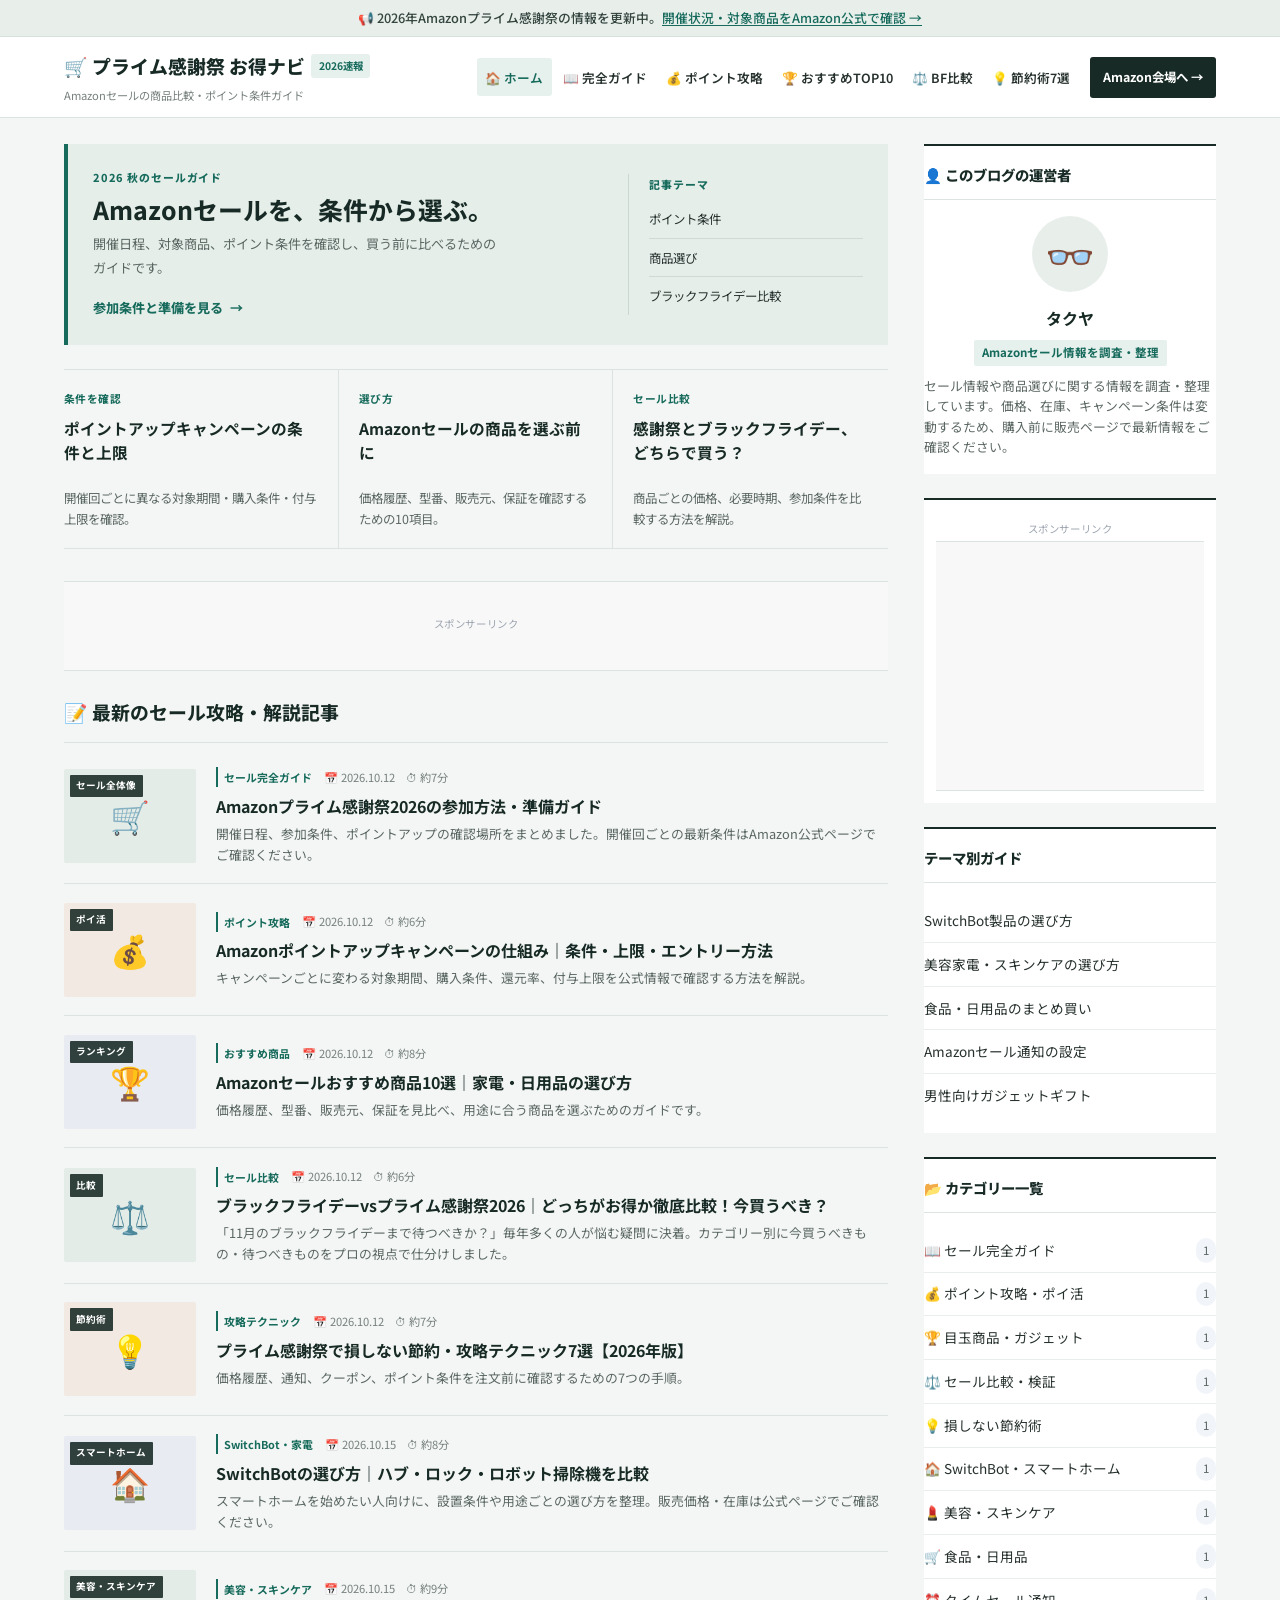
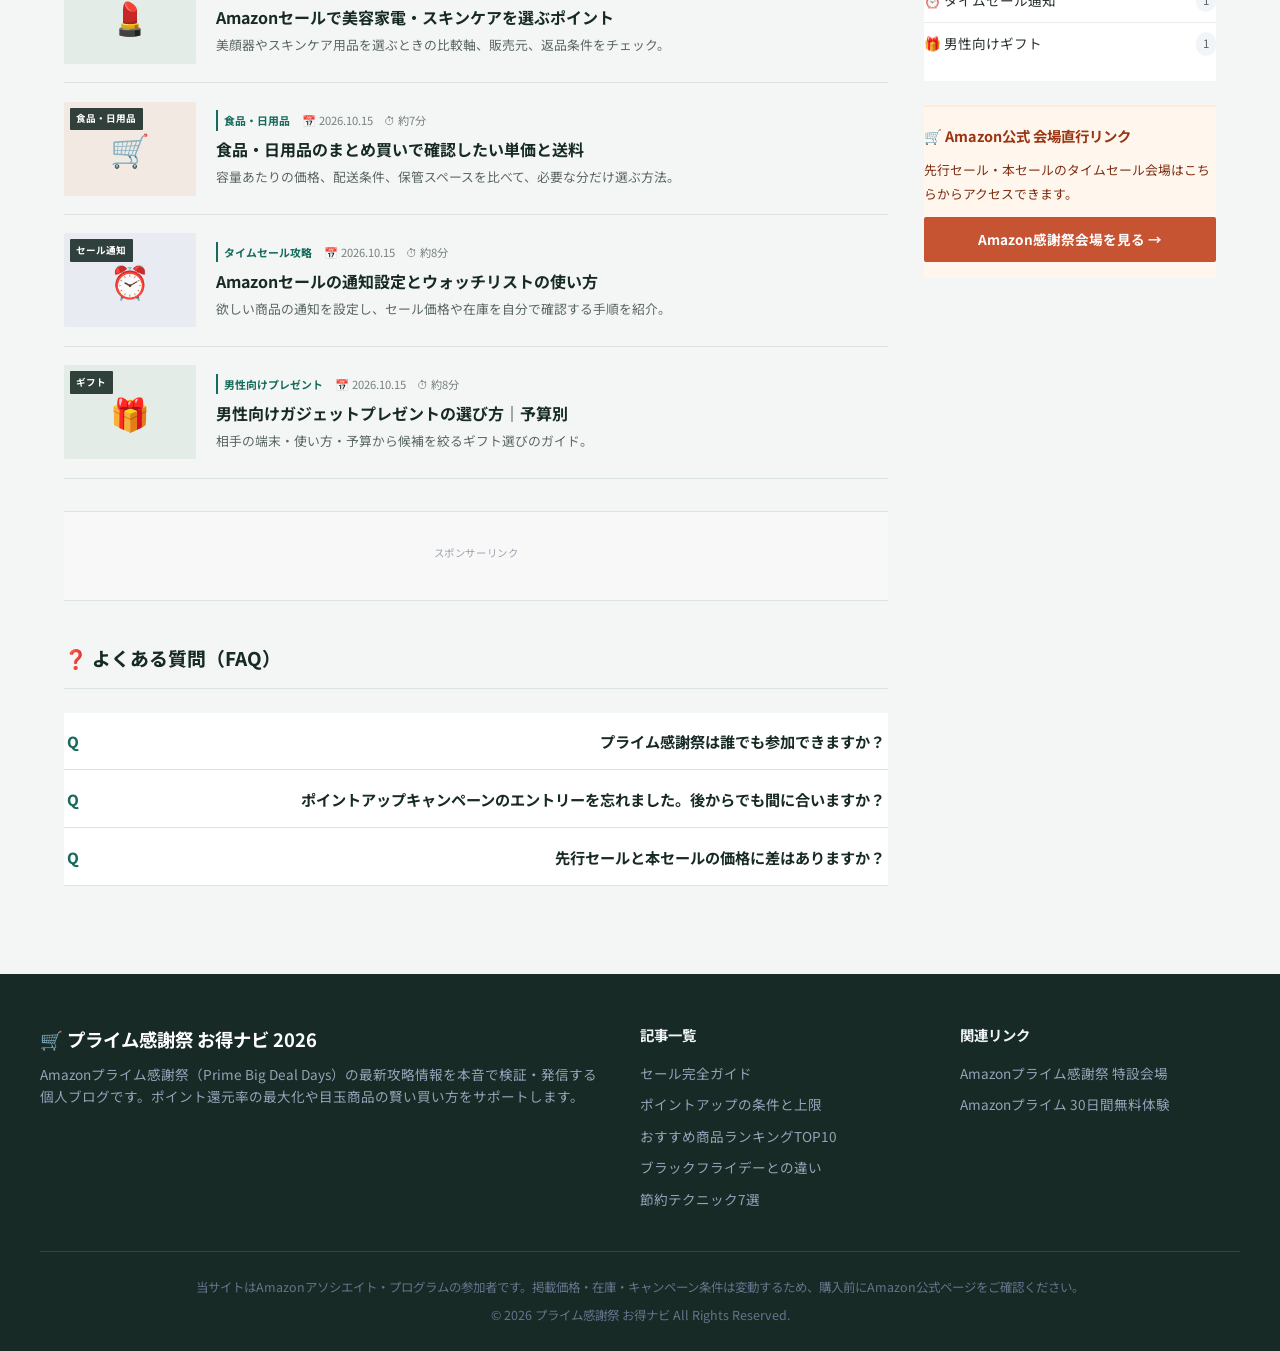
<file: index.html>
<!DOCTYPE html>
<html lang="ja">
<head>
  <meta charset="UTF-8" />
  <meta name="viewport" content="width=device-width, initial-scale=1.0" />
  <title>Amazonプライム感謝祭2026攻略｜ポイント・おすすめ商品・ブラックフライデー比較</title>
  <meta name="description" content="Amazonプライム感謝祭2026の参加方法、ポイントアップ条件、商品選びを解説。美容・SwitchBot・食品・ギフト別の記事と、ブラックフライデーとの比較も掲載。価格や特典は公式情報をご確認ください。" />
  <meta name="keywords" content="プライム感謝祭,Amazon セール,プライム感謝祭 2026,おすすめ商品,ポイントアップ,ブラックフライデー 比較" />
  <meta name="robots" content="index, follow" />
  <link rel="canonical" href="https://mm33-code.github.io/amazon-prime-kanshasai.github.io/" />
  <meta name="google-site-verification" content="googlef41bfa9bd582766d" />

  <!-- Open Graph -->
  <meta property="og:type" content="website" />
  <meta property="og:title" content="プライム感謝祭 お得ナビ 2026｜現役ブロガーが教えるAmazonセール攻略" />
  <meta property="og:description" content="プライム感謝祭2026のポイント攻略・目玉商品TOP10・ブラックフライデー比較を本音レビュー。" />
  <meta property="og:url" content="https://mm33-code.github.io/amazon-prime-kanshasai.github.io/" />
  <meta property="og:site_name" content="プライム感謝祭 お得ナビ" />
  <meta property="og:locale" content="ja_JP" />

  <!-- Structured Data (Schema.org WebSite) -->
  <script type="application/ld+json">
  {
    "@context": "https://schema.org",
    "@type": "WebSite",
    "name": "プライム感謝祭 お得ナビ",
    "url": "https://mm33-code.github.io/amazon-prime-kanshasai.github.io/",
    "description": "Amazonプライム感謝祭の参加方法、ポイント条件、商品選びを解説する情報サイト",
    "inLanguage": "ja"
  }
  </script>

  <!-- Google Fonts & Stylesheet -->
  <link rel="preconnect" href="https://fonts.googleapis.com" />
  <link rel="preconnect" href="https://fonts.gstatic.com" crossorigin />
  <link href="https://fonts.googleapis.com/css2?family=Noto+Sans+JP:wght@400;500;700;800&family=Inter:wght@400;600;700;800&display=swap" rel="stylesheet" />
  <link rel="stylesheet" href="css/style.css" />

</head>
<body>
<div id="progress-bar"></div>

<!-- Top Notification Ribbon -->
<div class="top-notice-bar">
  📢 2026年Amazonプライム感謝祭の情報を更新中。<a href="https://www.amazon.co.jp/events/primebigdealdays?tag=newseo-22" target="_blank" rel="noopener">開催状況・対象商品をAmazon公式で確認 →</a>
</div>

<!-- WordPress Header -->
<header class="site-header">
  <div class="header-inner">
    <div class="brand-wrapper">
      <a href="index.html" class="site-logo">
        🛒 プライム感謝祭 お得ナビ <span class="badge-tag">2026速報</span>
      </a>
      <span class="site-tagline">Amazonセールの商品比較・ポイント条件ガイド</span>
    </div>

    <nav class="global-nav">
      <ul class="nav-menu" id="navMenu">
        <li><a href="index.html" class="active">🏠 ホーム</a></li>
        <li><a href="articles/guide-prime-kanshasai-2026.html">📖 完全ガイド</a></li>
        <li><a href="articles/point-up-campaign-guide.html">💰 ポイント攻略</a></li>
        <li><a href="articles/osusumehin-ranking-2026.html">🏆 おすすめTOP10</a></li>
        <li><a href="articles/blackfriday-vs-kanshasai.html">⚖️ BF比較</a></li>
        <li><a href="articles/setsuyaku-technique.html">💡 節約術7選</a></li>
      </ul>
      <a href="https://www.amazon.co.jp/primeday?tag=newseo-22" target="_blank" rel="noopener" class="header-cta-btn">Amazon会場へ →</a>
      <button class="menu-toggle" id="menuToggle" aria-label="メニューを開く">
        <span></span><span></span><span></span>
      </button>
    </nav>
  </div>
</header>

<!-- Main 2-Column Page Container -->
<div class="page-container">

  <!-- Left Main Column (Blog Content) -->
  <main class="main-column">

    <!-- Deal Flash Banner with Countdown -->
    <section class="deal-flash-banner">
      <div class="deal-flash-title">
        <span class="home-eyebrow">2026 秋のセールガイド</span>
        <h2>Amazonセールを、条件から選ぶ。</h2>
        <p>開催日程、対象商品、ポイント条件を確認し、買う前に比べるためのガイドです。</p>
        <a href="articles/guide-prime-kanshasai-2026.html" class="home-guide-link">参加条件と準備を見る <span aria-hidden="true">→</span></a>
      </div>
      <div class="home-topic-index">
        <span class="home-topic-label">記事テーマ</span>
        <a href="articles/point-up-campaign-guide.html">ポイント条件</a>
        <a href="articles/osusumehin-ranking-2026.html">商品選び</a>
        <a href="articles/blackfriday-vs-kanshasai.html">ブラックフライデー比較</a>
      </div>
    </section>

    <!-- Featured guides -->
    <section class="pickup-grid">
      <a href="articles/point-up-campaign-guide.html" class="pickup-card">
        <span class="pickup-badge red">条件を確認</span>
        <h3>ポイントアップキャンペーンの条件と上限</h3>
        <p>開催回ごとに異なる対象期間・購入条件・付与上限を確認。</p>
      </a>
      <a href="articles/osusumehin-ranking-2026.html" class="pickup-card">
        <span class="pickup-badge gold">選び方</span>
        <h3>Amazonセールの商品を選ぶ前に</h3>
        <p>価格履歴、型番、販売元、保証を確認するための10項目。</p>
      </a>
      <a href="articles/blackfriday-vs-kanshasai.html" class="pickup-card">
        <span class="pickup-badge blue">セール比較</span>
        <h3>感謝祭とブラックフライデー、どちらで買う？</h3>
        <p>商品ごとの価格、必要時期、参加条件を比較する方法を解説。</p>
      </a>
    </section>

    <div class="adsterra-slot" aria-label="スポンサーリンク">
      <span class="ad-sponsor-label">スポンサーリンク</span>
      <script>
        atOptions = {
          'key' : '3de764fe7bca7c5388fc333f37d5c562',
          'format' : 'iframe',
          'height' : 90,
          'width' : 728,
          'params' : {}
        };
      </script>
      <script src="https://www.highrevenueformat.com/3de764fe7bca7c5388fc333f37d5c562/invoke.js"></script>
    </div>

    <!-- Post Feed Section -->
    <section>
      <div class="section-heading-wp">
        <h2>📝 最新のセール攻略・解説記事</h2>
      </div>

      <div class="post-card-list">

        <!-- Article 1 -->
        <a href="articles/guide-prime-kanshasai-2026.html" class="post-card-item">
          <div class="post-card-thumb">
            🛒
            <span class="post-card-thumb-tag">セール全体像</span>
          </div>
          <div class="post-card-content">
            <div class="post-meta-top">
              <span class="post-cat-pill">セール完全ガイド</span>
              <span>📅 2026.10.12</span>
              <span>⏱ 約7分</span>
            </div>
            <h3 class="post-card-title">Amazonプライム感謝祭2026の参加方法・準備ガイド</h3>
            <p class="post-card-excerpt">開催日程、参加条件、ポイントアップの確認場所をまとめました。開催回ごとの最新条件はAmazon公式ページでご確認ください。</p>
          </div>
        </a>

        <!-- Article 2 -->
        <a href="articles/point-up-campaign-guide.html" class="post-card-item">
          <div class="post-card-thumb">
            💰
            <span class="post-card-thumb-tag">ポイ活</span>
          </div>
          <div class="post-card-content">
            <div class="post-meta-top">
              <span class="post-cat-pill">ポイント攻略</span>
              <span>📅 2026.10.12</span>
              <span>⏱ 約6分</span>
            </div>
            <h3 class="post-card-title">Amazonポイントアップキャンペーンの仕組み｜条件・上限・エントリー方法</h3>
            <p class="post-card-excerpt">キャンペーンごとに変わる対象期間、購入条件、還元率、付与上限を公式情報で確認する方法を解説。</p>
          </div>
        </a>

        <!-- Article 3 -->
        <a href="articles/osusumehin-ranking-2026.html" class="post-card-item">
          <div class="post-card-thumb">
            🏆
            <span class="post-card-thumb-tag">ランキング</span>
          </div>
          <div class="post-card-content">
            <div class="post-meta-top">
              <span class="post-cat-pill">おすすめ商品</span>
              <span>📅 2026.10.12</span>
              <span>⏱ 約8分</span>
            </div>
            <h3 class="post-card-title">Amazonセールおすすめ商品10選｜家電・日用品の選び方</h3>
            <p class="post-card-excerpt">価格履歴、型番、販売元、保証を見比べ、用途に合う商品を選ぶためのガイドです。</p>
          </div>
        </a>

        <!-- Article 4 -->
        <a href="articles/blackfriday-vs-kanshasai.html" class="post-card-item">
          <div class="post-card-thumb">
            ⚖️
            <span class="post-card-thumb-tag">比較</span>
          </div>
          <div class="post-card-content">
            <div class="post-meta-top">
              <span class="post-cat-pill">セール比較</span>
              <span>📅 2026.10.12</span>
              <span>⏱ 約6分</span>
            </div>
            <h3 class="post-card-title">ブラックフライデーvsプライム感謝祭2026｜どっちがお得か徹底比較！今買うべき？</h3>
            <p class="post-card-excerpt">「11月のブラックフライデーまで待つべきか？」毎年多くの人が悩む疑問に決着。カテゴリー別に今買うべきもの・待つべきものをプロの視点で仕分けしました。</p>
          </div>
        </a>

        <!-- Article 5 -->
        <a href="articles/setsuyaku-technique.html" class="post-card-item">
          <div class="post-card-thumb">
            💡
            <span class="post-card-thumb-tag">節約術</span>
          </div>
          <div class="post-card-content">
            <div class="post-meta-top">
              <span class="post-cat-pill">攻略テクニック</span>
              <span>📅 2026.10.12</span>
              <span>⏱ 約7分</span>
            </div>
            <h3 class="post-card-title">プライム感謝祭で損しない節約・攻略テクニック7選【2026年版】</h3>
            <p class="post-card-excerpt">価格履歴、通知、クーポン、ポイント条件を注文前に確認するための7つの手順。</p>
          </div>
        </a>

        <a href="articles/smarthome-switchbot-kanshasai-2026.html" class="post-card-item">
          <div class="post-card-thumb">🏠<span class="post-card-thumb-tag">スマートホーム</span></div>
          <div class="post-card-content">
            <div class="post-meta-top"><span class="post-cat-pill">SwitchBot・家電</span><span>📅 2026.10.15</span><span>⏱ 約8分</span></div>
            <h3 class="post-card-title">SwitchBotの選び方｜ハブ・ロック・ロボット掃除機を比較</h3>
            <p class="post-card-excerpt">スマートホームを始めたい人向けに、設置条件や用途ごとの選び方を整理。販売価格・在庫は公式ページでご確認ください。</p>
          </div>
        </a>

        <a href="articles/beauty-skincare-kanshasai-2026.html" class="post-card-item">
          <div class="post-card-thumb">💄<span class="post-card-thumb-tag">美容・スキンケア</span></div>
          <div class="post-card-content">
            <div class="post-meta-top"><span class="post-cat-pill">美容・スキンケア</span><span>📅 2026.10.15</span><span>⏱ 約9分</span></div>
            <h3 class="post-card-title">Amazonセールで美容家電・スキンケアを選ぶポイント</h3>
            <p class="post-card-excerpt">美顔器やスキンケア用品を選ぶときの比較軸、販売元、返品条件をチェック。</p>
          </div>
        </a>

        <a href="articles/shokuhin-nichiyohin-matomegai-2026.html" class="post-card-item">
          <div class="post-card-thumb">🛒<span class="post-card-thumb-tag">食品・日用品</span></div>
          <div class="post-card-content">
            <div class="post-meta-top"><span class="post-cat-pill">食品・日用品</span><span>📅 2026.10.15</span><span>⏱ 約7分</span></div>
            <h3 class="post-card-title">食品・日用品のまとめ買いで確認したい単価と送料</h3>
            <p class="post-card-excerpt">容量あたりの価格、配送条件、保管スペースを比べて、必要な分だけ選ぶ方法。</p>
          </div>
        </a>

        <a href="articles/sale-nogashi-nai-houhou-2026.html" class="post-card-item">
          <div class="post-card-thumb">⏰<span class="post-card-thumb-tag">セール通知</span></div>
          <div class="post-card-content">
            <div class="post-meta-top"><span class="post-cat-pill">タイムセール攻略</span><span>📅 2026.10.15</span><span>⏱ 約8分</span></div>
            <h3 class="post-card-title">Amazonセールの通知設定とウォッチリストの使い方</h3>
            <p class="post-card-excerpt">欲しい商品の通知を設定し、セール価格や在庫を自分で確認する手順を紹介。</p>
          </div>
        </a>

        <a href="articles/gadget-present-otoko-kanshasai-2026.html" class="post-card-item">
          <div class="post-card-thumb">🎁<span class="post-card-thumb-tag">ギフト</span></div>
          <div class="post-card-content">
            <div class="post-meta-top"><span class="post-cat-pill">男性向けプレゼント</span><span>📅 2026.10.15</span><span>⏱ 約8分</span></div>
            <h3 class="post-card-title">男性向けガジェットプレゼントの選び方｜予算別</h3>
            <p class="post-card-excerpt">相手の端末・使い方・予算から候補を絞るギフト選びのガイド。</p>
          </div>
        </a>

      </div>
    </section>

    <!-- Mid Banner Adsterra Placement -->
    <div class="adsterra-slot" aria-label="スポンサーリンク">
      <span class="ad-sponsor-label">スポンサーリンク</span>
      <script async="async" data-cfasync="false" src="https://pl31790577.profitableratecpmnetwork.com/70eeb122fe0d4c78b34f4db51a559798/invoke.js"></script>
      <div id="container-70eeb122fe0d4c78b34f4db51a559798"></div>
    </div>

    <!-- FAQ Accordion Section -->
    <section style="margin-top:2.5rem;">
      <div class="section-heading-wp">
        <h2>❓ よくある質問（FAQ）</h2>
      </div>
      <div class="wp-faq-list">
        <div class="wp-faq-item">
          <div class="wp-faq-q">プライム感謝祭は誰でも参加できますか？</div>
          <div class="wp-faq-a">参加条件は商品やキャンペーンによって異なる場合があります。Amazon公式ページで対象者や会員条件を確認してください。</div>
        </div>
        <div class="wp-faq-item">
          <div class="wp-faq-q">ポイントアップキャンペーンのエントリーを忘れました。後からでも間に合いますか？</div>
          <div class="wp-faq-a">エントリー期限や購入前後の扱いは開催回ごとに異なります。キャンペーン規約で対象期間とエントリー条件をご確認ください。</div>
        </div>
        <div class="wp-faq-item">
          <div class="wp-faq-q">先行セールと本セールの価格に差はありますか？</div>
          <div class="wp-faq-a">先行セールの実施有無、対象商品、価格、在庫は開催回や商品ごとに異なります。商品ページで最新の販売条件をご確認ください。</div>
        </div>
      </div>
    </section>

  </main>

  <!-- Right Sidebar Column (Authentic WordPress Sidebar) -->
  <aside class="sidebar-column">

    <!-- Profile Widget -->
    <div class="sidebar-widget">
      <div class="widget-title">👤 このブログの運営者</div>
      <div class="author-widget-body">
        <div class="author-widget-avatar">👓</div>
        <div class="author-widget-name">タクヤ</div>
          <span class="author-widget-badge">Amazonセール情報を調査・整理</span>
        <p class="author-widget-desc">
          セール情報や商品選びに関する情報を調査・整理しています。価格、在庫、キャンペーン条件は変動するため、購入前に販売ページで最新情報をご確認ください。
        </p>
      </div>
    </div>

    <!-- Adsterra Sidebar Ad Slot (300x250) -->
    <div class="sidebar-widget" style="padding:0.75rem;text-align:center;">
      <span class="ad-sponsor-label">スポンサーリンク</span>
      <div class="adsterra-slot adsterra-sidebar" style="margin:0;min-height:250px;">
        <script>
          atOptions = {
            'key' : 'ff67e2f20516701193907a5b7dd4b596',
            'format' : 'iframe',
            'height' : 250,
            'width' : 300,
            'params' : {}
          };
        </script>
        <script src="https://www.highrevenueformat.com/ff67e2f20516701193907a5b7dd4b596/invoke.js"></script>
      </div>
    </div>

    <!-- Article Discovery Widget -->
    <div class="sidebar-widget">
      <div class="widget-title">テーマ別ガイド</div>
      <ul class="category-widget-list">
        <li><a href="articles/smarthome-switchbot-kanshasai-2026.html"><span>SwitchBot製品の選び方</span></a></li>
        <li><a href="articles/beauty-skincare-kanshasai-2026.html"><span>美容家電・スキンケアの選び方</span></a></li>
        <li><a href="articles/shokuhin-nichiyohin-matomegai-2026.html"><span>食品・日用品のまとめ買い</span></a></li>
        <li><a href="articles/sale-nogashi-nai-houhou-2026.html"><span>Amazonセール通知の設定</span></a></li>
        <li><a href="articles/gadget-present-otoko-kanshasai-2026.html"><span>男性向けガジェットギフト</span></a></li>
      </ul>
    </div>

    <!-- Category Widget -->
    <div class="sidebar-widget">
      <div class="widget-title">📂 カテゴリー一覧</div>
      <ul class="category-widget-list">
        <li><a href="articles/guide-prime-kanshasai-2026.html"><span>📖 セール完全ガイド</span><span class="cat-count">1</span></a></li>
        <li><a href="articles/point-up-campaign-guide.html"><span>💰 ポイント攻略・ポイ活</span><span class="cat-count">1</span></a></li>
        <li><a href="articles/osusumehin-ranking-2026.html"><span>🏆 目玉商品・ガジェット</span><span class="cat-count">1</span></a></li>
        <li><a href="articles/blackfriday-vs-kanshasai.html"><span>⚖️ セール比較・検証</span><span class="cat-count">1</span></a></li>
        <li><a href="articles/setsuyaku-technique.html"><span>💡 損しない節約術</span><span class="cat-count">1</span></a></li>
        <li><a href="articles/smarthome-switchbot-kanshasai-2026.html"><span>🏠 SwitchBot・スマートホーム</span><span class="cat-count">1</span></a></li>
        <li><a href="articles/beauty-skincare-kanshasai-2026.html"><span>💄 美容・スキンケア</span><span class="cat-count">1</span></a></li>
        <li><a href="articles/shokuhin-nichiyohin-matomegai-2026.html"><span>🛒 食品・日用品</span><span class="cat-count">1</span></a></li>
        <li><a href="articles/sale-nogashi-nai-houhou-2026.html"><span>⏰ タイムセール通知</span><span class="cat-count">1</span></a></li>
        <li><a href="articles/gadget-present-otoko-kanshasai-2026.html"><span>🎁 男性向けギフト</span><span class="cat-count">1</span></a></li>
      </ul>
    </div>

    <!-- Official Amazon Link Banner -->
    <div class="sidebar-widget" style="background:#fff7ed;border-color:#ffedd5;">
      <div style="font-weight:700;font-size:0.9rem;color:#9a3412;margin-bottom:0.5rem;">
        🛒 Amazon公式 会場直行リンク
      </div>
      <p style="font-size:0.8rem;color:#7c2d12;margin-bottom:0.75rem;">
        先行セール・本セールのタイムセール会場はこちらからアクセスできます。
      </p>
      <a href="https://www.amazon.co.jp/events/primebigdealdays?tag=newseo-22" target="_blank" rel="noopener" class="btn-amazon-cta" style="width:100%;justify-content:center;">
        Amazon感謝祭会場を見る →
      </a>
    </div>

  </aside>

</div>

<!-- WordPress Footer -->
<footer class="site-footer">
  <div class="footer-inner">
    <div class="footer-brand">
      <h3>🛒 プライム感謝祭 お得ナビ 2026</h3>
      <p>
        Amazonプライム感謝祭（Prime Big Deal Days）の最新攻略情報を本音で検証・発信する個人ブログです。ポイント還元率の最大化や目玉商品の賢い買い方をサポートします。
      </p>
    </div>
    <div class="footer-nav-col">
      <h4>記事一覧</h4>
      <ul>
        <li><a href="articles/guide-prime-kanshasai-2026.html">セール完全ガイド</a></li>
        <li><a href="articles/point-up-campaign-guide.html">ポイントアップの条件と上限</a></li>
        <li><a href="articles/osusumehin-ranking-2026.html">おすすめ商品ランキングTOP10</a></li>
        <li><a href="articles/blackfriday-vs-kanshasai.html">ブラックフライデーとの違い</a></li>
        <li><a href="articles/setsuyaku-technique.html">節約テクニック7選</a></li>
      </ul>
    </div>
    <div class="footer-nav-col">
      <h4>関連リンク</h4>
      <ul>
        <li><a href="https://www.amazon.co.jp/primeday?tag=newseo-22" target="_blank" rel="noopener">Amazonプライム感謝祭 特設会場</a></li>
        <li><a href="https://www.amazon.co.jp/prime?tag=newseo-22" target="_blank" rel="noopener">Amazonプライム 30日間無料体験</a></li>
      </ul>
    </div>
  </div>
  <div class="footer-bottom">
    <p>当サイトはAmazonアソシエイト・プログラムの参加者です。掲載価格・在庫・キャンペーン条件は変動するため、購入前にAmazon公式ページをご確認ください。</p>
    <p style="margin-top:0.35rem;">&copy; 2026 プライム感謝祭 お得ナビ All Rights Reserved.</p>
  </div>
</footer>

<script src="js/main.js" defer></script>
</body>
</html>
</file>
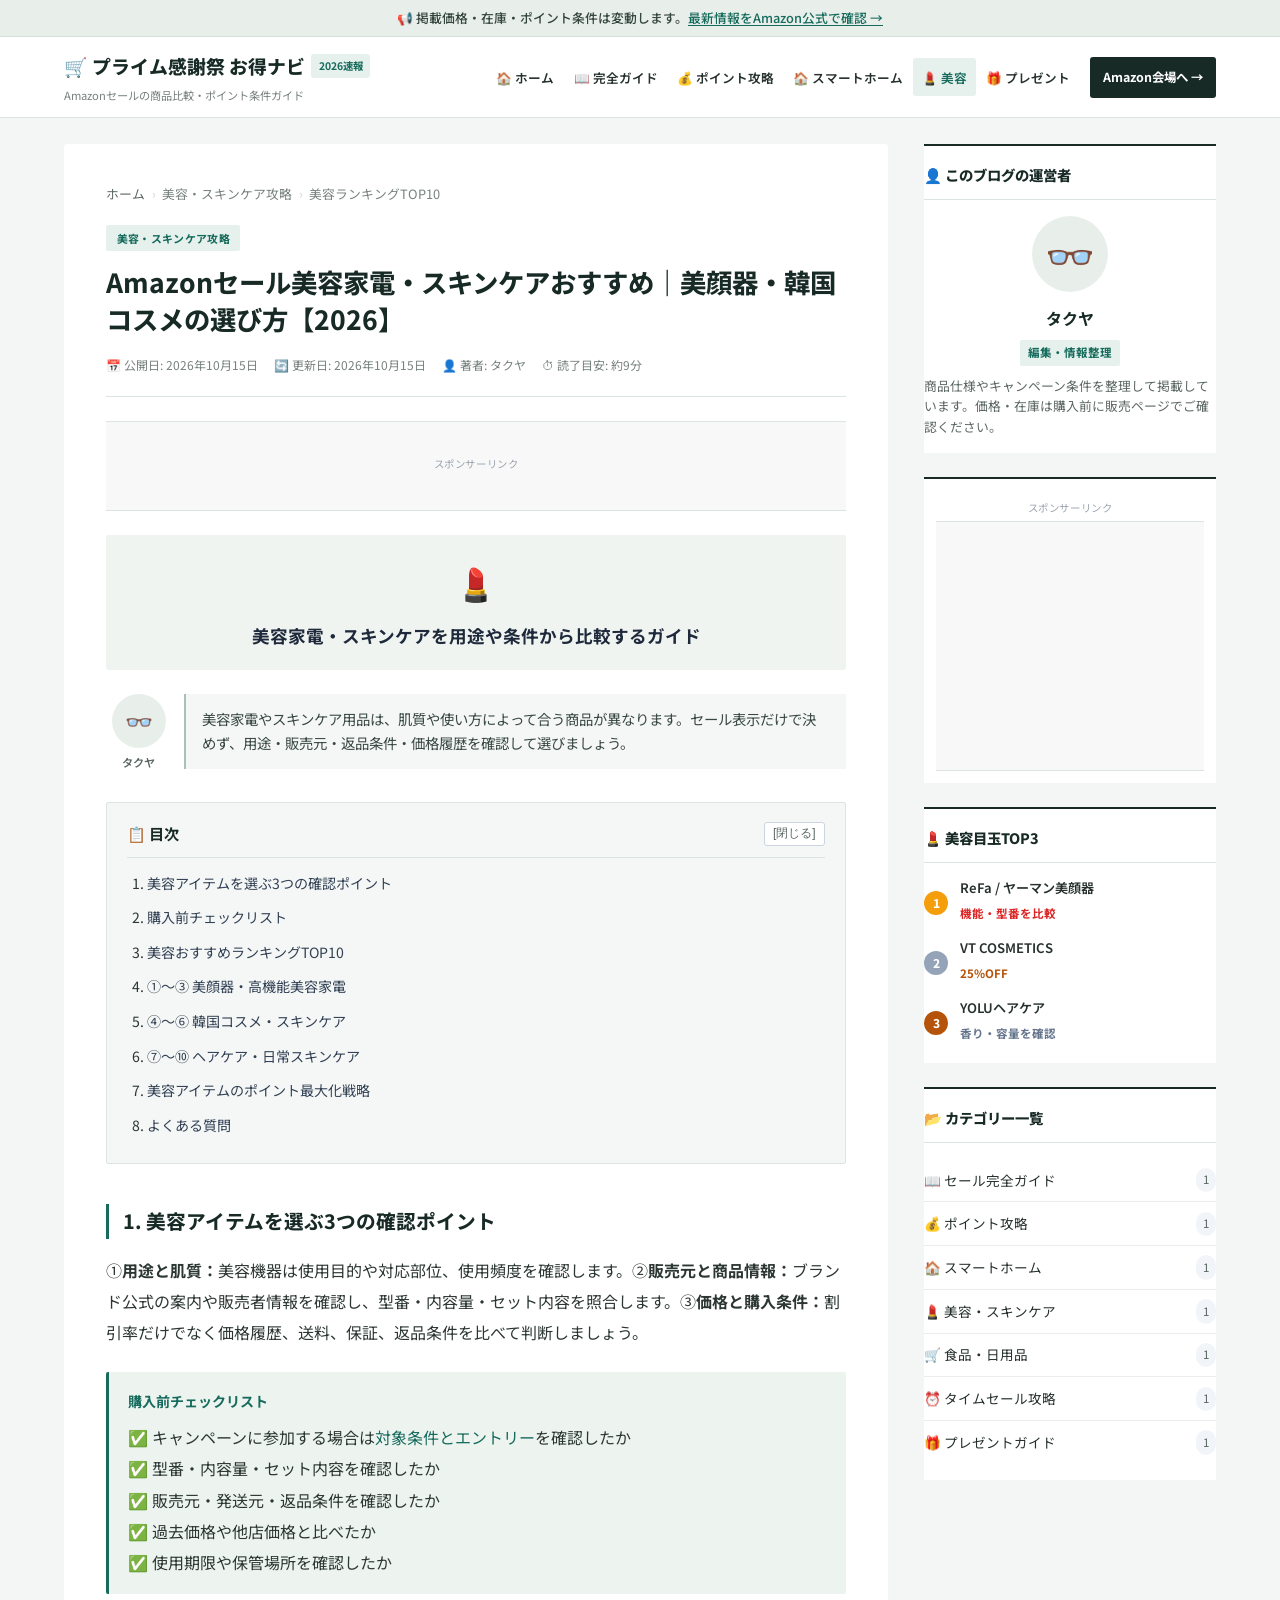
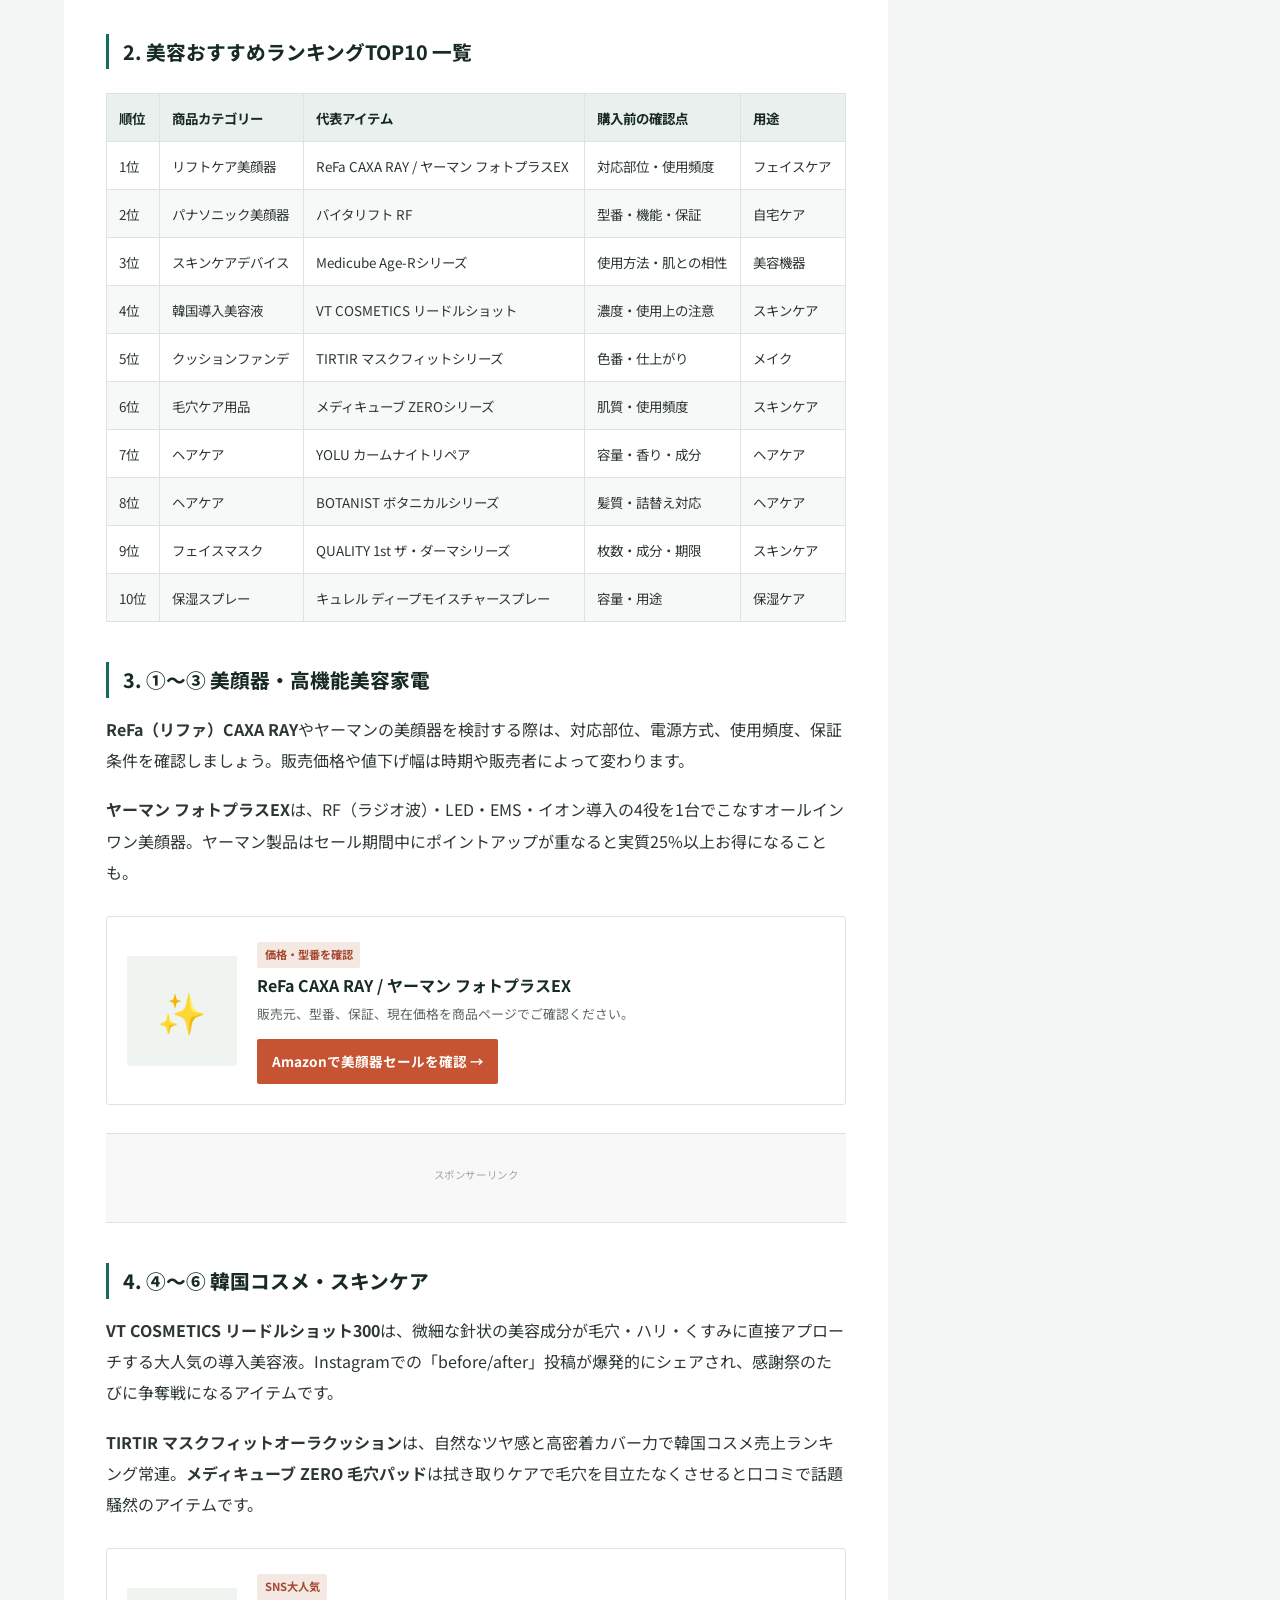
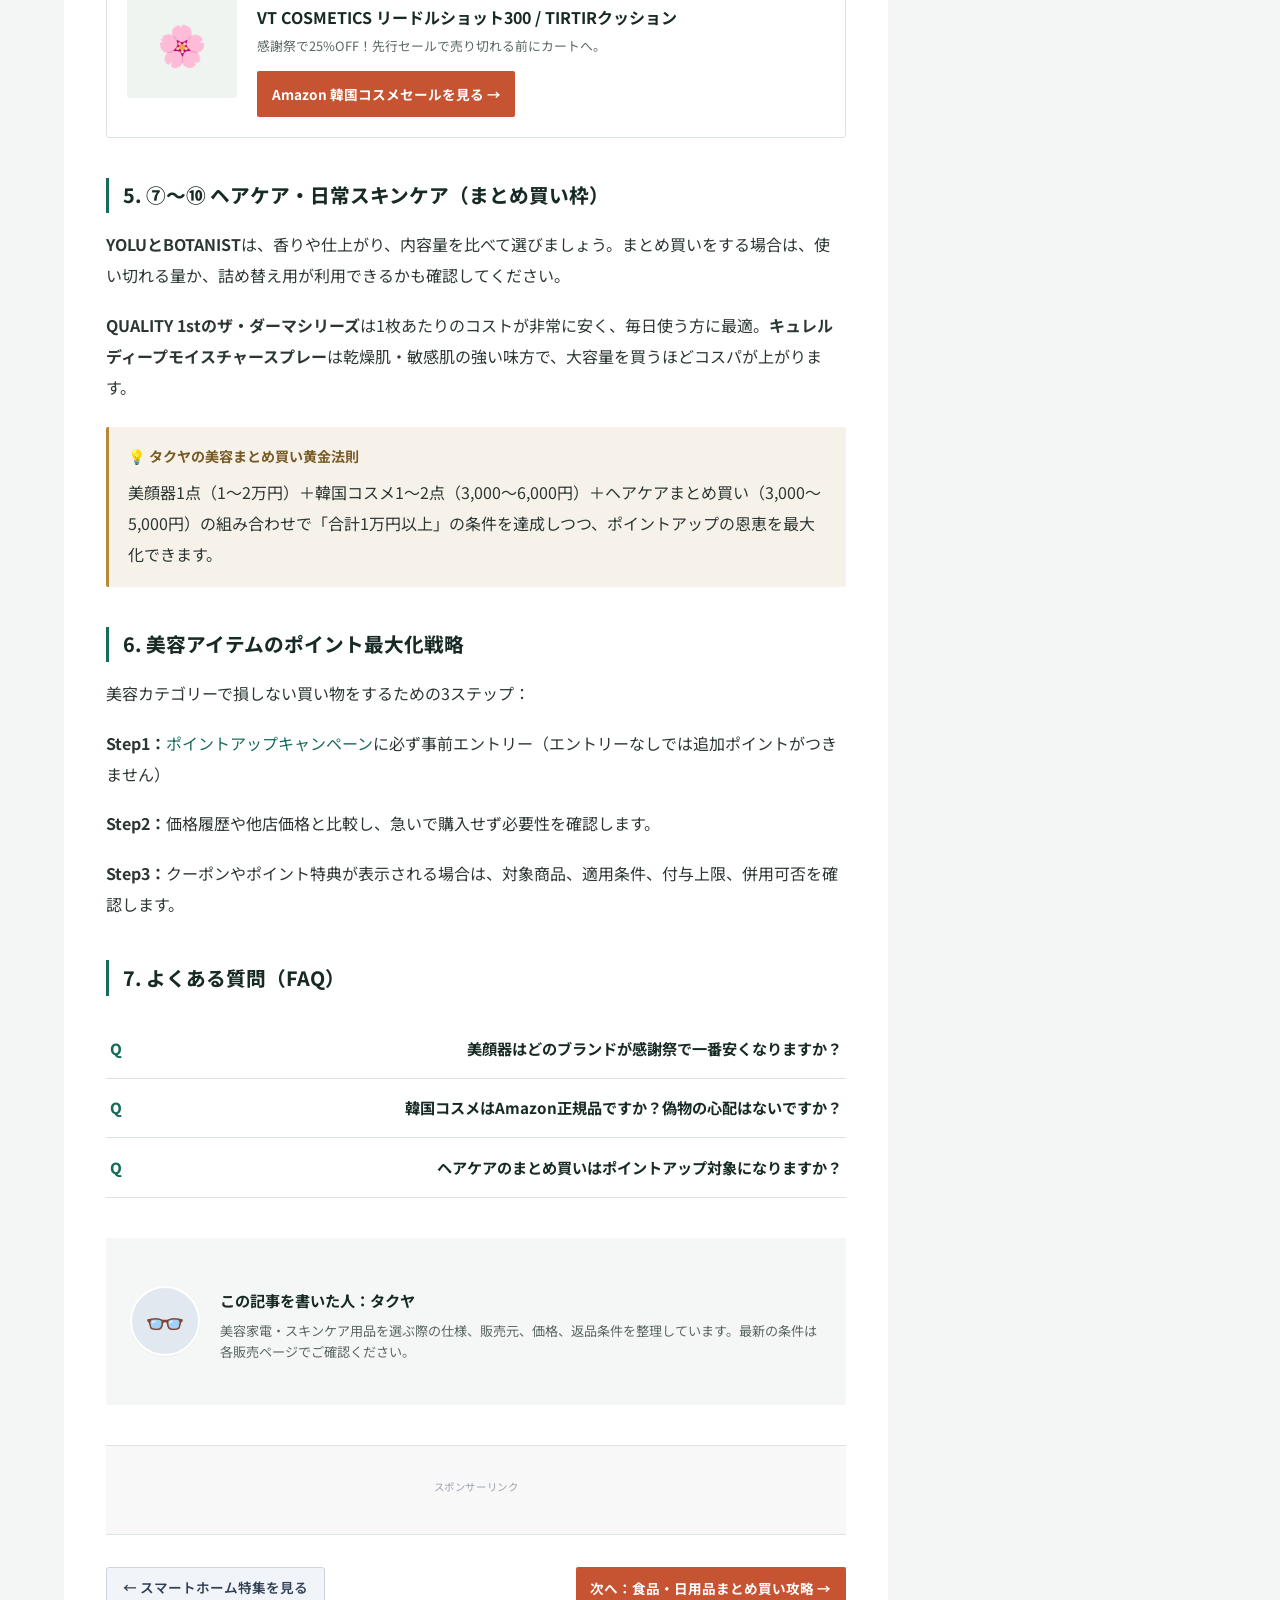
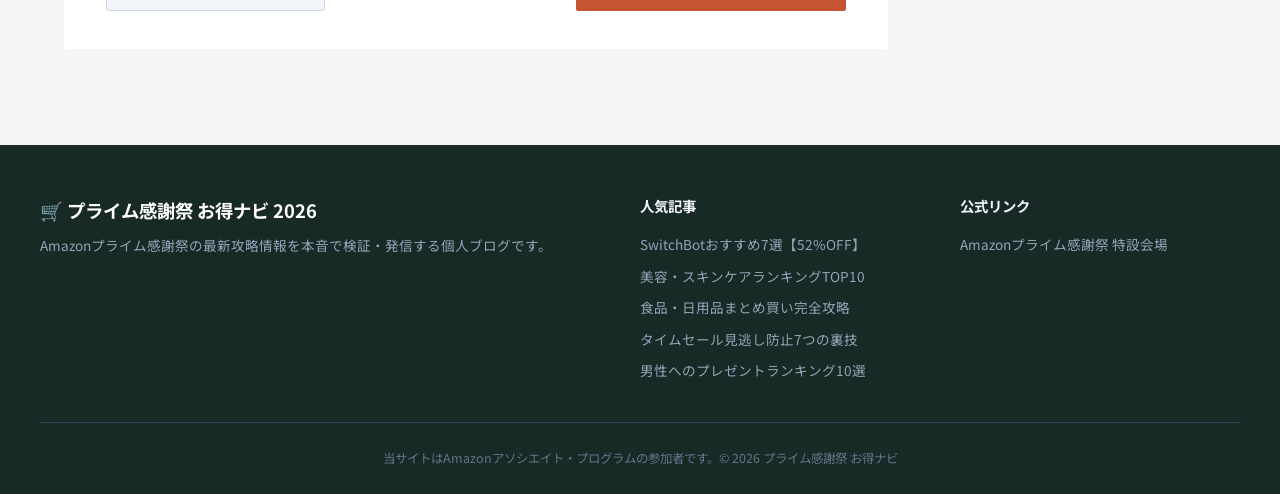
<file: articles/beauty-skincare-kanshasai-2026.html>
<!DOCTYPE html>
<html lang="ja">
<head>
  <meta charset="UTF-8" />
  <meta name="viewport" content="width=device-width, initial-scale=1.0" />
  <title>Amazonセール美容家電・スキンケアおすすめ｜美顔器・韓国コスメの選び方【2026】</title>
  <meta name="description" content="Amazonセールで美容家電やスキンケアを選ぶポイントを解説。美顔器・韓国コスメ・ヘアケアの用途、販売元、価格履歴、返品条件を確認して納得できる商品を選びましょう。" />
  <meta name="keywords" content="Amazon 美顔器 セール,美顔器 選び方,Amazon 韓国コスメ,スキンケア セール,美容家電 比較" />
  <meta name="robots" content="index, follow" />
  <link rel="canonical" href="https://mm33-code.github.io/amazon-prime-kanshasai.github.io/articles/beauty-skincare-kanshasai-2026.html" />
  <meta property="og:type" content="article" />
  <meta property="og:title" content="Amazonセール美容家電・スキンケアおすすめ｜美顔器・韓国コスメの選び方" />
  <meta property="og:description" content="美顔器・韓国コスメ・ヘアケアを用途、販売元、価格履歴から選ぶためのガイド。" />
  <meta property="og:url" content="https://mm33-code.github.io/amazon-prime-kanshasai.github.io/articles/beauty-skincare-kanshasai-2026.html" />
  <meta property="og:site_name" content="プライム感謝祭 お得ナビ" />
  <meta property="og:locale" content="ja_JP" />
  <script type="application/ld+json">{"@context":"https://schema.org","@type":"Article","headline":"Amazonセール美容家電・スキンケアおすすめ｜美顔器・韓国コスメの選び方【2026】","datePublished":"2026-10-15","dateModified":"2026-10-15","author":{"@type":"Person","name":"タクヤ"},"publisher":{"@type":"Organization","name":"プライム感謝祭 お得ナビ"},"inLanguage":"ja"}</script>
  <script type="application/ld+json">{"@context":"https://schema.org","@type":"BreadcrumbList","itemListElement":[{"@type":"ListItem","position":1,"name":"ホーム","item":"https://mm33-code.github.io/amazon-prime-kanshasai.github.io/"},{"@type":"ListItem","position":2,"name":"美容・スキンケア攻略","item":"https://mm33-code.github.io/amazon-prime-kanshasai.github.io/articles/beauty-skincare-kanshasai-2026.html"}]}</script>
  <link rel="preconnect" href="https://fonts.googleapis.com" />
  <link rel="preconnect" href="https://fonts.gstatic.com" crossorigin />
  <link href="https://fonts.googleapis.com/css2?family=Noto+Sans+JP:wght@400;500;700;800&family=Inter:wght@400;600;700;800&display=swap" rel="stylesheet" />
  <link rel="stylesheet" href="../css/style.css" />
</head>
<body>
<div id="progress-bar"></div>
<div class="top-notice-bar">
  📢 掲載価格・在庫・ポイント条件は変動します。<a href="https://www.amazon.co.jp/events/primebigdealdays?tag=newseo-22" target="_blank" rel="noopener">最新情報をAmazon公式で確認 →</a>
</div>
<header class="site-header">
  <div class="header-inner">
    <div class="brand-wrapper">
      <a href="../index.html" class="site-logo">🛒 プライム感謝祭 お得ナビ <span class="badge-tag">2026速報</span></a>
      <span class="site-tagline">Amazonセールの商品比較・ポイント条件ガイド</span>
    </div>
    <nav class="global-nav">
      <ul class="nav-menu" id="navMenu">
        <li><a href="../index.html">🏠 ホーム</a></li>
        <li><a href="guide-prime-kanshasai-2026.html">📖 完全ガイド</a></li>
        <li><a href="point-up-campaign-guide.html">💰 ポイント攻略</a></li>
        <li><a href="smarthome-switchbot-kanshasai-2026.html">🏠 スマートホーム</a></li>
        <li><a href="beauty-skincare-kanshasai-2026.html" class="active">💄 美容</a></li>
        <li><a href="gadget-present-otoko-kanshasai-2026.html">🎁 プレゼント</a></li>
      </ul>
      <a href="https://www.amazon.co.jp/primeday?tag=newseo-22" target="_blank" rel="noopener" class="header-cta-btn">Amazon会場へ →</a>
      <button class="menu-toggle" id="menuToggle" aria-label="メニューを開く"><span></span><span></span><span></span></button>
    </nav>
  </div>
</header>
<div class="page-container">
  <main class="main-column">
    <article class="article-container">
      <nav class="breadcrumb-wp" aria-label="パンくずリスト">
        <a href="../index.html">ホーム</a><span class="sep">›</span>
        <span>美容・スキンケア攻略</span><span class="sep">›</span>
        <span>美容ランキングTOP10</span>
      </nav>
      <header class="post-header">
        <span class="post-header-cat">美容・スキンケア攻略</span>
        <h1 class="post-title-single">Amazonセール美容家電・スキンケアおすすめ｜美顔器・韓国コスメの選び方【2026】</h1>
        <div class="post-meta-details">
          <span class="meta-item">📅 公開日: 2026年10月15日</span>
          <span class="meta-item">🔄 更新日: 2026年10月15日</span>
          <span class="meta-item">👤 著者: タクヤ</span>
          <span class="meta-item">⏱ 読了目安: 約9分</span>
        </div>
      </header>
      <div class="adsterra-slot" aria-label="スポンサーリンク">
        <span class="ad-sponsor-label">スポンサーリンク</span>
        <script>atOptions={'key':'3de764fe7bca7c5388fc333f37d5c562','format':'iframe','height':90,'width':728,'params':{}};</script>
        <script src="https://www.highrevenueformat.com/3de764fe7bca7c5388fc333f37d5c562/invoke.js"></script>
      </div>
      <div class="eyecatch-box">💄<div style="font-size:1.1rem;font-weight:700;color:#1e293b;margin-top:0.5rem;">美容家電・スキンケアを用途や条件から比較するガイド</div></div>
      <div class="article-body">
        <div class="fukidashi-wrap">
          <div class="fukidashi-avatar"><div class="avatar-circle">👓</div><div class="avatar-name">タクヤ</div></div>
          <div class="fukidashi-balloon"><p>美容家電やスキンケア用品は、肌質や使い方によって合う商品が異なります。セール表示だけで決めず、用途・販売元・返品条件・価格履歴を確認して選びましょう。</p></div>
        </div>
        <div class="toc-wp-box">
          <div class="toc-wp-header"><span>📋 目次</span><button class="toc-toggle-btn" id="tocToggle">[閉じる]</button></div>
          <ol class="toc-wp-list" id="tocList">
            <li><a href="#why-beauty">美容アイテムを選ぶ3つの確認ポイント</a></li>
            <li><a href="#checklist">購入前チェックリスト</a></li>
            <li><a href="#ranking">美容おすすめランキングTOP10</a></li>
            <li><a href="#biyouki">①〜③ 美顔器・高機能美容家電</a></li>
            <li><a href="#korean">④〜⑥ 韓国コスメ・スキンケア</a></li>
            <li><a href="#daily">⑦〜⑩ ヘアケア・日常スキンケア</a></li>
            <li><a href="#strategy">美容アイテムのポイント最大化戦略</a></li>
            <li><a href="#faq">よくある質問</a></li>
          </ol>
        </div>

        <h2 id="why-beauty">1. 美容アイテムを選ぶ3つの確認ポイント</h2>
        <p>①<strong>用途と肌質：</strong>美容機器は使用目的や対応部位、使用頻度を確認します。②<strong>販売元と商品情報：</strong>ブランド公式の案内や販売者情報を確認し、型番・内容量・セット内容を照合します。③<strong>価格と購入条件：</strong>割引率だけでなく価格履歴、送料、保証、返品条件を比べて判断しましょう。</p>

        <div class="callout-box callout-point">
          <div class="callout-label">購入前チェックリスト</div>
          <p>
            ✅ キャンペーンに参加する場合は<a href="point-up-campaign-guide.html">対象条件とエントリー</a>を確認したか<br>
            ✅ 型番・内容量・セット内容を確認したか<br>
            ✅ 販売元・発送元・返品条件を確認したか<br>
            ✅ 過去価格や他店価格と比べたか<br>
            ✅ 使用期限や保管場所を確認したか
          </p>
        </div>

        <h2 id="ranking">2. 美容おすすめランキングTOP10 一覧</h2>
        <div class="wp-table-wrap">
          <table class="wp-table">
            <thead><tr><th>順位</th><th>商品カテゴリー</th><th>代表アイテム</th><th>購入前の確認点</th><th>用途</th></tr></thead>
            <tbody>
              <tr><td>1位</td><td>リフトケア美顔器</td><td>ReFa CAXA RAY / ヤーマン フォトプラスEX</td><td>対応部位・使用頻度</td><td>フェイスケア</td></tr>
              <tr><td>2位</td><td>パナソニック美顔器</td><td>バイタリフト RF</td><td>型番・機能・保証</td><td>自宅ケア</td></tr>
              <tr><td>3位</td><td>スキンケアデバイス</td><td>Medicube Age-Rシリーズ</td><td>使用方法・肌との相性</td><td>美容機器</td></tr>
              <tr><td>4位</td><td>韓国導入美容液</td><td>VT COSMETICS リードルショット</td><td>濃度・使用上の注意</td><td>スキンケア</td></tr>
              <tr><td>5位</td><td>クッションファンデ</td><td>TIRTIR マスクフィットシリーズ</td><td>色番・仕上がり</td><td>メイク</td></tr>
              <tr><td>6位</td><td>毛穴ケア用品</td><td>メディキューブ ZEROシリーズ</td><td>肌質・使用頻度</td><td>スキンケア</td></tr>
              <tr><td>7位</td><td>ヘアケア</td><td>YOLU カームナイトリペア</td><td>容量・香り・成分</td><td>ヘアケア</td></tr>
              <tr><td>8位</td><td>ヘアケア</td><td>BOTANIST ボタニカルシリーズ</td><td>髪質・詰替え対応</td><td>ヘアケア</td></tr>
              <tr><td>9位</td><td>フェイスマスク</td><td>QUALITY 1st ザ・ダーマシリーズ</td><td>枚数・成分・期限</td><td>スキンケア</td></tr>
              <tr><td>10位</td><td>保湿スプレー</td><td>キュレル ディープモイスチャースプレー</td><td>容量・用途</td><td>保湿ケア</td></tr>
            </tbody>
          </table>
        </div>

        <h2 id="biyouki">3. ①〜③ 美顔器・高機能美容家電</h2>
        <p><strong>ReFa（リファ）CAXA RAY</strong>やヤーマンの美顔器を検討する際は、対応部位、電源方式、使用頻度、保証条件を確認しましょう。販売価格や値下げ幅は時期や販売者によって変わります。</p>
        <p><strong>ヤーマン フォトプラスEX</strong>は、RF（ラジオ波）・LED・EMS・イオン導入の4役を1台でこなすオールインワン美顔器。ヤーマン製品はセール期間中にポイントアップが重なると実質25%以上お得になることも。</p>
        <div class="rinker-box">
          <div class="rinker-thumb">✨</div>
          <div class="rinker-info">
            <span class="rinker-badge">価格・型番を確認</span>
            <div class="rinker-title">ReFa CAXA RAY / ヤーマン フォトプラスEX</div>
            <div class="rinker-meta">販売元、型番、保証、現在価格を商品ページでご確認ください。</div>
            <div class="rinker-buttons">
              <a href="https://www.amazon.co.jp/s?k=%E7%BE%8E%E9%A1%94%E5%99%A8+%E3%82%BB%E3%83%BC%E3%83%AB&tag=newseo-22" target="_blank" rel="noopener" class="btn-amazon-cta">Amazonで美顔器セールを確認 →</a>
            </div>
          </div>
        </div>

        <div class="adsterra-slot" aria-label="スポンサーリンク">
          <span class="ad-sponsor-label">スポンサーリンク</span>
          <script async="async" data-cfasync="false" src="https://pl31790577.profitableratecpmnetwork.com/70eeb122fe0d4c78b34f4db51a559798/invoke.js"></script>
          <div id="container-70eeb122fe0d4c78b34f4db51a559798"></div>
        </div>

        <h2 id="korean">4. ④〜⑥ 韓国コスメ・スキンケア</h2>
        <p><strong>VT COSMETICS リードルショット300</strong>は、微細な針状の美容成分が毛穴・ハリ・くすみに直接アプローチする大人気の導入美容液。Instagramでの「before/after」投稿が爆発的にシェアされ、感謝祭のたびに争奪戦になるアイテムです。</p>
        <p><strong>TIRTIR マスクフィットオーラクッション</strong>は、自然なツヤ感と高密着カバー力で韓国コスメ売上ランキング常連。<strong>メディキューブ ZERO 毛穴パッド</strong>は拭き取りケアで毛穴を目立たなくさせると口コミで話題騒然のアイテムです。</p>
        <div class="rinker-box">
          <div class="rinker-thumb">🌸</div>
          <div class="rinker-info">
            <span class="rinker-badge">SNS大人気</span>
            <div class="rinker-title">VT COSMETICS リードルショット300 / TIRTIRクッション</div>
            <div class="rinker-meta">感謝祭で25%OFF！先行セールで売り切れる前にカートへ。</div>
            <div class="rinker-buttons">
              <a href="https://www.amazon.co.jp/s?k=%E9%9F%93%E5%9B%BD%E3%82%B3%E3%82%B9%E3%83%A1+%E6%84%9F%E8%AC%9D%E7%A5%AD&tag=newseo-22" target="_blank" rel="noopener" class="btn-amazon-cta">Amazon 韓国コスメセールを見る →</a>
            </div>
          </div>
        </div>

        <h2 id="daily">5. ⑦〜⑩ ヘアケア・日常スキンケア（まとめ買い枠）</h2>
        <p><strong>YOLUとBOTANIST</strong>は、香りや仕上がり、内容量を比べて選びましょう。まとめ買いをする場合は、使い切れる量か、詰め替え用が利用できるかも確認してください。</p>
        <p><strong>QUALITY 1stのザ・ダーマシリーズ</strong>は1枚あたりのコストが非常に安く、毎日使う方に最適。<strong>キュレル ディープモイスチャースプレー</strong>は乾燥肌・敏感肌の強い味方で、大容量を買うほどコスパが上がります。</p>

        <div class="callout-box callout-memo">
          <div class="callout-label">💡 タクヤの美容まとめ買い黄金法則</div>
          <p>美顔器1点（1〜2万円）＋韓国コスメ1〜2点（3,000〜6,000円）＋ヘアケアまとめ買い（3,000〜5,000円）の組み合わせで「合計1万円以上」の条件を達成しつつ、ポイントアップの恩恵を最大化できます。</p>
        </div>

        <h2 id="strategy">6. 美容アイテムのポイント最大化戦略</h2>
        <p>美容カテゴリーで損しない買い物をするための3ステップ：</p>
        <p><strong>Step1：</strong><a href="point-up-campaign-guide.html">ポイントアップキャンペーン</a>に必ず事前エントリー（エントリーなしでは追加ポイントがつきません）</p>
        <p><strong>Step2：</strong>価格履歴や他店価格と比較し、急いで購入せず必要性を確認します。</p>
        <p><strong>Step3：</strong>クーポンやポイント特典が表示される場合は、対象商品、適用条件、付与上限、併用可否を確認します。</p>

        <h2 id="faq">7. よくある質問（FAQ）</h2>
        <div class="wp-faq-list">
          <div class="wp-faq-item">
            <div class="wp-faq-q">美顔器はどのブランドが感謝祭で一番安くなりますか？</div>
            <div class="wp-faq-a">ヤーマン・ReFa・パナソニックなどの主要ブランドが対象になることが多いです。ただし在庫に限りがあるため、欲しい機種はセール開始直後にカートへ入れることをおすすめします。</div>
          </div>
          <div class="wp-faq-item">
            <div class="wp-faq-q">韓国コスメはAmazon正規品ですか？偽物の心配はないですか？</div>
            <div class="wp-faq-a">商品ページの販売元・発送元、ブランド公式の案内、型番や商品情報を確認してください。マーケットプレイスでは販売者ごとに条件が異なるため、出品者情報と返品条件も確認しましょう。</div>
          </div>
          <div class="wp-faq-item">
            <div class="wp-faq-q">ヘアケアのまとめ買いはポイントアップ対象になりますか？</div>
            <div class="wp-faq-a">はい、ポイントアップキャンペーンは「対象商品」の合計購入金額に応じて還元率がアップします。シャンプー・トリートメントなど日用品カテゴリーは対象になることが多く、まとめ買いとポイントアップの相性は非常に良いです。</div>
          </div>
        </div>

        <div class="author-profile-bottom">
          <div class="author-bottom-avatar">👓</div>
          <div class="author-bottom-info">
            <h4>この記事を書いた人：タクヤ</h4>
            <p>美容家電・スキンケア用品を選ぶ際の仕様、販売元、価格、返品条件を整理しています。最新の条件は各販売ページでご確認ください。</p>
          </div>
        </div>
      </div>

      <div class="adsterra-slot" aria-label="スポンサーリンク" style="margin-top:2.5rem;">
        <span class="ad-sponsor-label">スポンサーリンク</span>
        <script>atOptions={'key':'3de764fe7bca7c5388fc333f37d5c562','format':'iframe','height':90,'width':728,'params':{}};</script>
        <script src="https://www.highrevenueformat.com/3de764fe7bca7c5388fc333f37d5c562/invoke.js"></script>
      </div>
      <div style="display:flex;justify-content:space-between;margin-top:2rem;flex-wrap:wrap;gap:1rem;">
        <a href="smarthome-switchbot-kanshasai-2026.html" class="btn-sub-cta">← スマートホーム特集を見る</a>
        <a href="shokuhin-nichiyohin-matomegai-2026.html" class="btn-amazon-cta">次へ：食品・日用品まとめ買い攻略 →</a>
      </div>
    </article>
  </main>

  <aside class="sidebar-column">
    <div class="sidebar-widget">
      <div class="widget-title">👤 このブログの運営者</div>
      <div class="author-widget-body">
        <div class="author-widget-avatar">👓</div>
        <div class="author-widget-name">タクヤ</div>
        <span class="author-widget-badge">編集・情報整理</span>
        <p class="author-widget-desc">商品仕様やキャンペーン条件を整理して掲載しています。価格・在庫は購入前に販売ページでご確認ください。</p>
      </div>
    </div>
    <div class="sidebar-widget" style="padding:0.75rem;text-align:center;">
      <span class="ad-sponsor-label">スポンサーリンク</span>
      <div class="adsterra-slot adsterra-sidebar" style="margin:0;min-height:250px;">
        <script>atOptions={'key':'ff67e2f20516701193907a5b7dd4b596','format':'iframe','height':250,'width':300,'params':{}};</script>
        <script src="https://www.highrevenueformat.com/ff67e2f20516701193907a5b7dd4b596/invoke.js"></script>
      </div>
    </div>
    <div class="sidebar-widget">
      <div class="widget-title">💄 美容目玉TOP3</div>
      <ul class="ranking-widget-list">
        <li><a href="#biyouki" class="ranking-widget-item"><span class="ranking-badge-num rank-gold">1</span><div><div class="ranking-item-title">ReFa / ヤーマン美顔器</div><span style="font-size:0.72rem;color:#dc2626;font-weight:700;">機能・型番を比較</span></div></a></li>
        <li><a href="#korean" class="ranking-widget-item"><span class="ranking-badge-num rank-silver">2</span><div><div class="ranking-item-title">VT COSMETICS</div><span style="font-size:0.72rem;color:#b45309;font-weight:700;">25%OFF</span></div></a></li>
        <li><a href="#daily" class="ranking-widget-item"><span class="ranking-badge-num rank-bronze">3</span><div><div class="ranking-item-title">YOLUヘアケア</div><span style="font-size:0.72rem;color:#64748b;font-weight:700;">香り・容量を確認</span></div></a></li>
      </ul>
    </div>
    <div class="sidebar-widget">
      <div class="widget-title">📂 カテゴリー一覧</div>
      <ul class="category-widget-list">
        <li><a href="guide-prime-kanshasai-2026.html"><span>📖 セール完全ガイド</span><span class="cat-count">1</span></a></li>
        <li><a href="point-up-campaign-guide.html"><span>💰 ポイント攻略</span><span class="cat-count">1</span></a></li>
        <li><a href="smarthome-switchbot-kanshasai-2026.html"><span>🏠 スマートホーム</span><span class="cat-count">1</span></a></li>
        <li><a href="beauty-skincare-kanshasai-2026.html"><span>💄 美容・スキンケア</span><span class="cat-count">1</span></a></li>
        <li><a href="shokuhin-nichiyohin-matomegai-2026.html"><span>🛒 食品・日用品</span><span class="cat-count">1</span></a></li>
        <li><a href="sale-nogashi-nai-houhou-2026.html"><span>⏰ タイムセール攻略</span><span class="cat-count">1</span></a></li>
        <li><a href="gadget-present-otoko-kanshasai-2026.html"><span>🎁 プレゼントガイド</span><span class="cat-count">1</span></a></li>
      </ul>
    </div>
  </aside>
</div>

<footer class="site-footer">
  <div class="footer-inner">
    <div class="footer-brand">
      <h3>🛒 プライム感謝祭 お得ナビ 2026</h3>
      <p>Amazonプライム感謝祭の最新攻略情報を本音で検証・発信する個人ブログです。</p>
    </div>
    <div class="footer-nav-col">
      <h4>人気記事</h4>
      <ul>
        <li><a href="smarthome-switchbot-kanshasai-2026.html">SwitchBotおすすめ7選【52%OFF】</a></li>
        <li><a href="beauty-skincare-kanshasai-2026.html">美容・スキンケアランキングTOP10</a></li>
        <li><a href="shokuhin-nichiyohin-matomegai-2026.html">食品・日用品まとめ買い完全攻略</a></li>
        <li><a href="sale-nogashi-nai-houhou-2026.html">タイムセール見逃し防止7つの裏技</a></li>
        <li><a href="gadget-present-otoko-kanshasai-2026.html">男性へのプレゼントランキング10選</a></li>
      </ul>
    </div>
    <div class="footer-nav-col">
      <h4>公式リンク</h4>
      <ul><li><a href="https://www.amazon.co.jp/primeday?tag=newseo-22" target="_blank" rel="noopener">Amazonプライム感謝祭 特設会場</a></li></ul>
    </div>
  </div>
  <div class="footer-bottom">
    <p>当サイトはAmazonアソシエイト・プログラムの参加者です。&copy; 2026 プライム感謝祭 お得ナビ</p>
  </div>
</footer>
<script src="../js/main.js" defer></script>
</body>
</html>
</file>
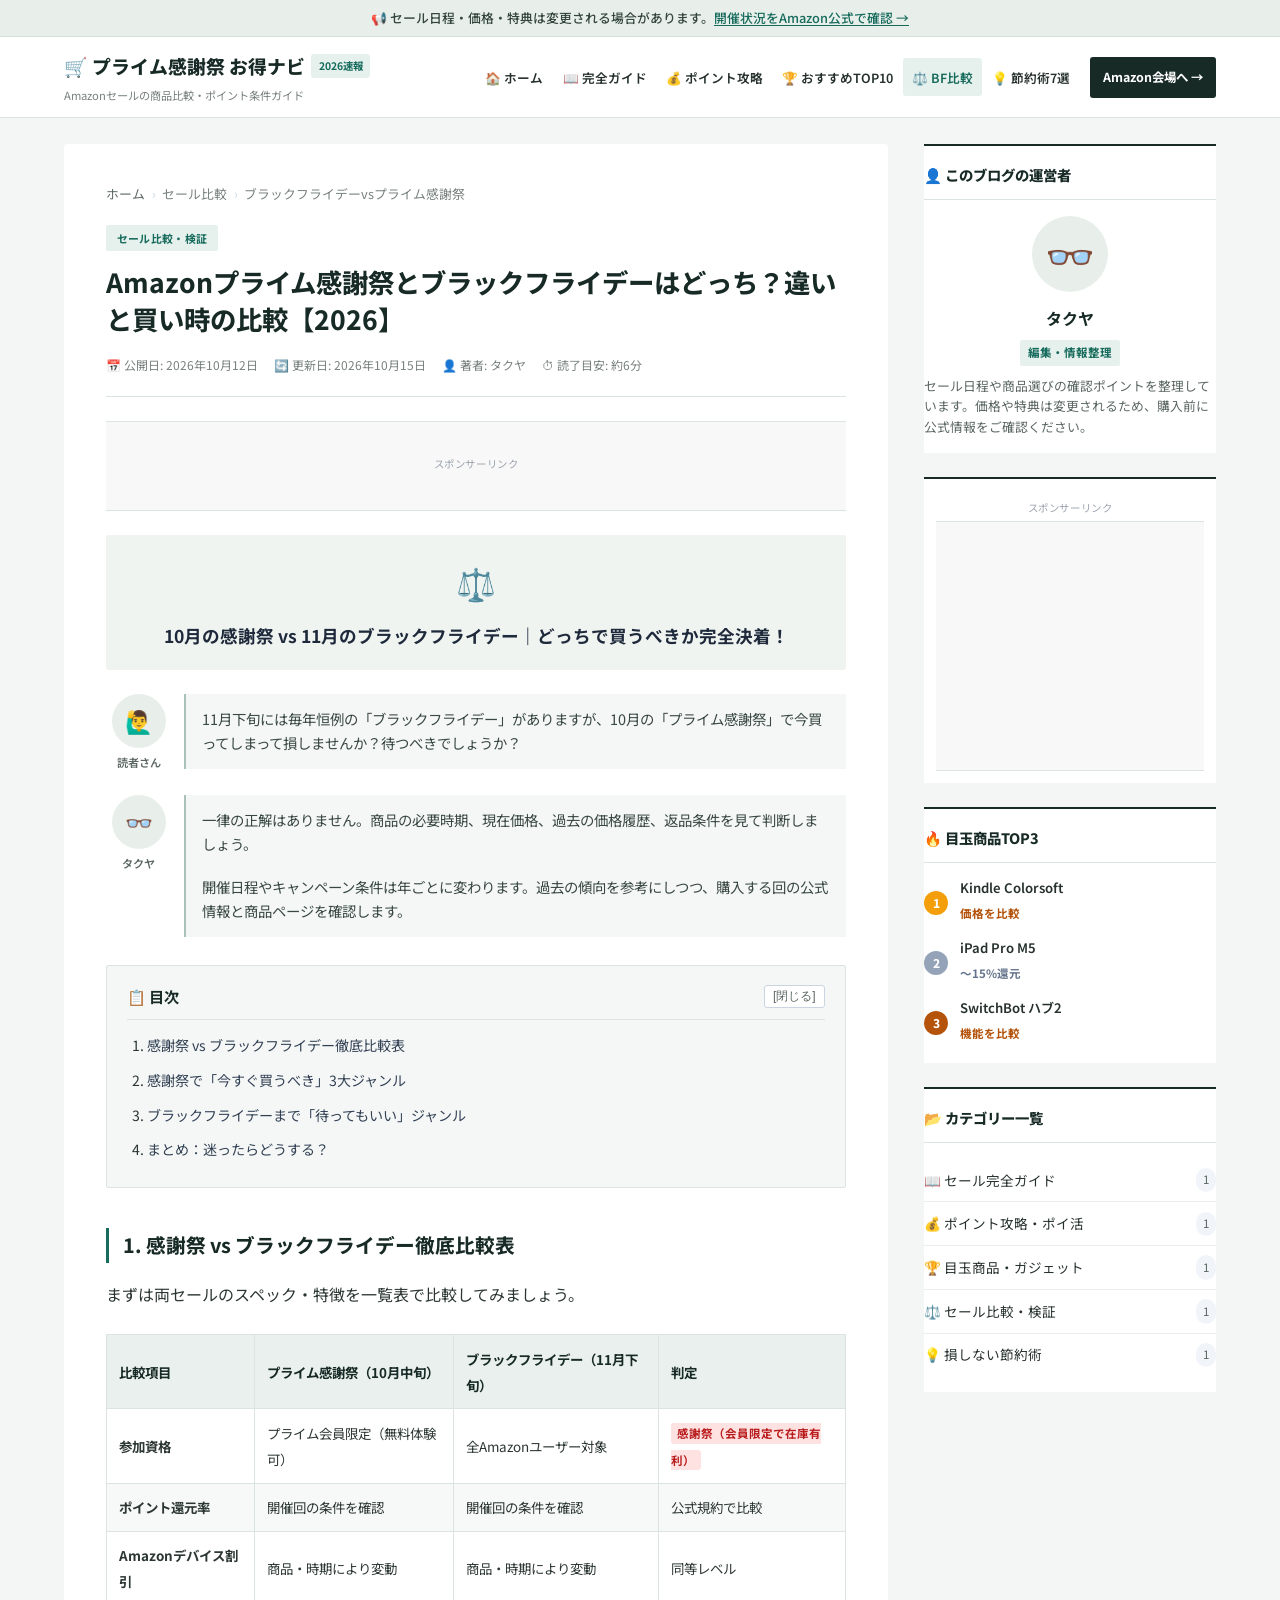
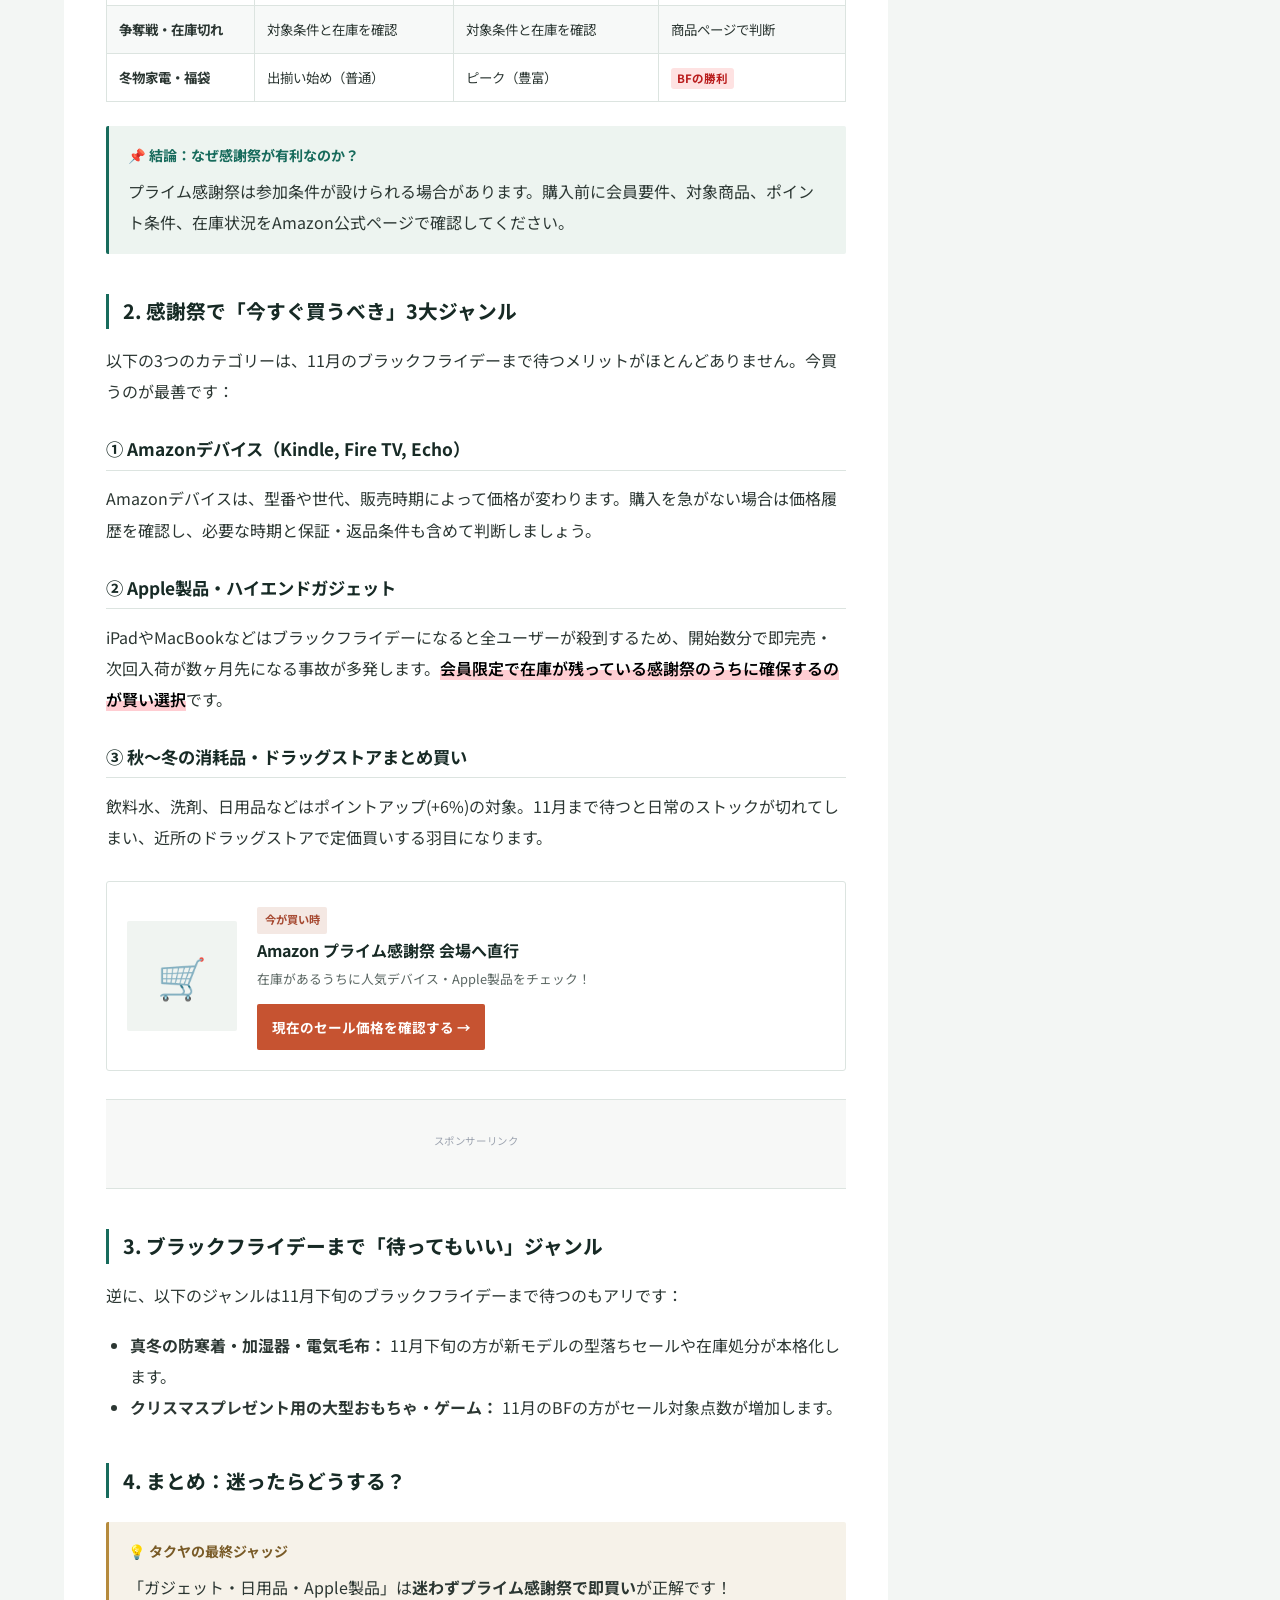
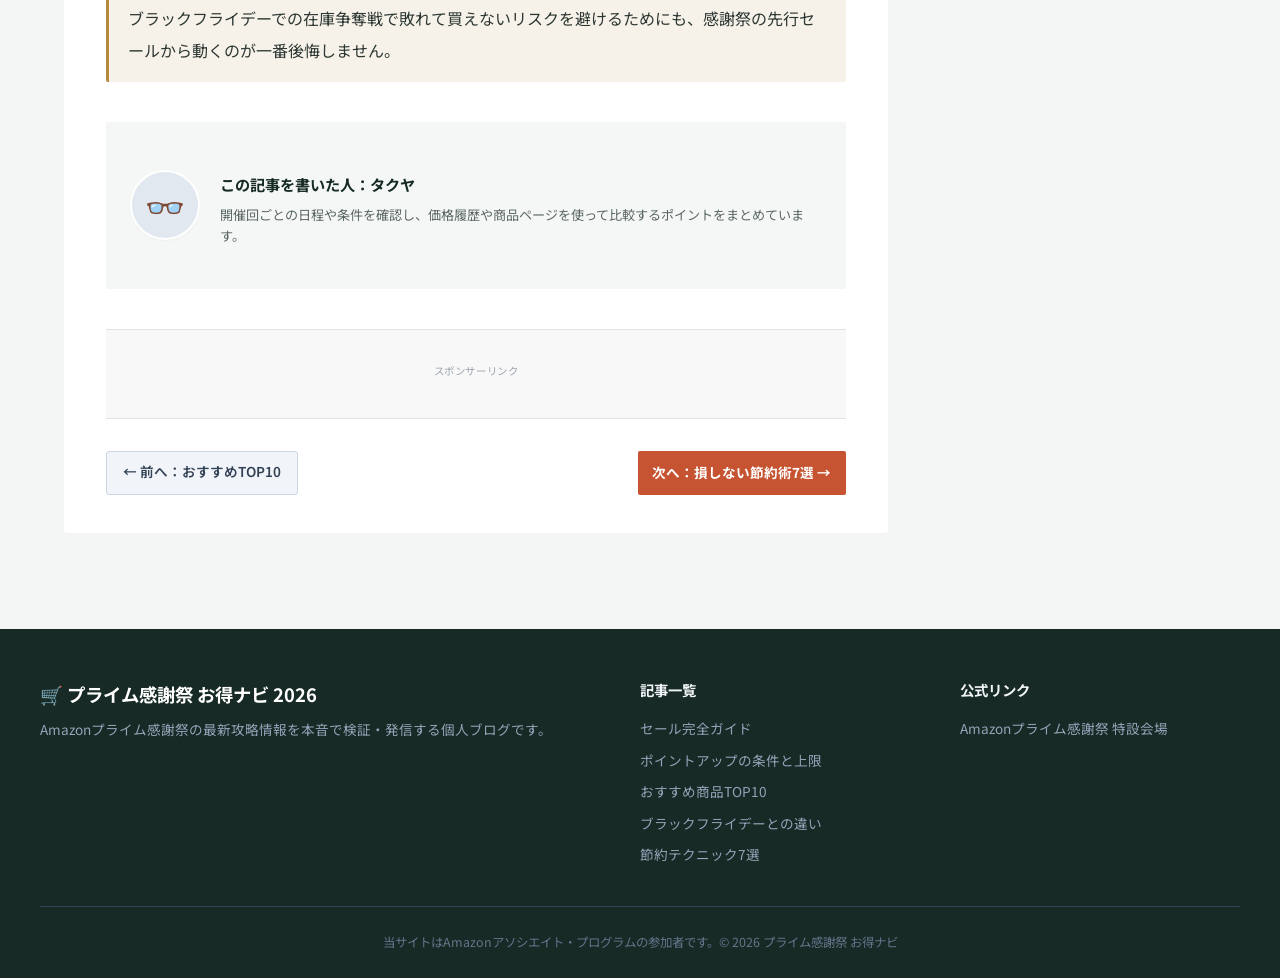
<file: articles/blackfriday-vs-kanshasai.html>
<!DOCTYPE html>
<html lang="ja">
<head>
  <meta charset="UTF-8" />
  <meta name="viewport" content="width=device-width, initial-scale=1.0" />
  <title>Amazonプライム感謝祭とブラックフライデーはどっち？違いと買い時の比較【2026】</title>
  <meta name="description" content="Amazonプライム感謝祭とブラックフライデーの違いを比較。参加条件、開催日程、対象商品、価格履歴、ポイント条件を確認して、今買うか待つかを商品ごとに判断する方法を解説します。" />
  <meta name="keywords" content="Amazon ブラックフライデー 感謝祭 比較,Amazon セール どっち,ブラックフライデー 待つべき,プライム感謝祭 違い" />
  <meta name="robots" content="index, follow" />
  <link rel="canonical" href="https://mm33-code.github.io/amazon-prime-kanshasai.github.io/articles/blackfriday-vs-kanshasai.html" />

  <meta property="og:type" content="article" />
  <meta property="og:title" content="Amazonプライム感謝祭とブラックフライデーはどっち？違いと買い時の比較" />
  <meta property="og:description" content="参加条件や価格履歴を確認し、商品ごとに今買うか待つか判断する比較ガイド。" />
  <meta property="og:url" content="https://mm33-code.github.io/amazon-prime-kanshasai.github.io/articles/blackfriday-vs-kanshasai.html" />
  <meta property="og:site_name" content="プライム感謝祭 お得ナビ" />
  <meta property="og:locale" content="ja_JP" />

  <script type="application/ld+json">
  {
    "@context": "https://schema.org",
    "@type": "Article",
    "headline": "Amazonプライム感謝祭とブラックフライデーはどっち？違いと買い時の比較【2026】",
    "datePublished": "2026-10-12",
    "dateModified": "2026-10-15",
    "author": {
      "@type": "Person",
      "name": "タクヤ"
    },
    "publisher": {
      "@type": "Organization",
      "name": "プライム感謝祭 お得ナビ"
    },
    "inLanguage": "ja"
  }
  </script>

  <link rel="preconnect" href="https://fonts.googleapis.com" />
  <link rel="preconnect" href="https://fonts.gstatic.com" crossorigin />
  <link href="https://fonts.googleapis.com/css2?family=Noto+Sans+JP:wght@400;500;700;800&family=Inter:wght@400;600;700;800&display=swap" rel="stylesheet" />
  <link rel="stylesheet" href="../css/style.css" />
</head>
<body>
<div id="progress-bar"></div>

<div class="top-notice-bar">
  📢 セール日程・価格・特典は変更される場合があります。<a href="https://www.amazon.co.jp/events/primebigdealdays?tag=newseo-22" target="_blank" rel="noopener">開催状況をAmazon公式で確認 →</a>
</div>

<header class="site-header">
  <div class="header-inner">
    <div class="brand-wrapper">
      <a href="../index.html" class="site-logo">
        🛒 プライム感謝祭 お得ナビ <span class="badge-tag">2026速報</span>
      </a>
      <span class="site-tagline">Amazonセールの商品比較・ポイント条件ガイド</span>
    </div>

    <nav class="global-nav">
      <ul class="nav-menu" id="navMenu">
        <li><a href="../index.html">🏠 ホーム</a></li>
        <li><a href="guide-prime-kanshasai-2026.html">📖 完全ガイド</a></li>
        <li><a href="point-up-campaign-guide.html">💰 ポイント攻略</a></li>
        <li><a href="osusumehin-ranking-2026.html">🏆 おすすめTOP10</a></li>
        <li><a href="blackfriday-vs-kanshasai.html" class="active">⚖️ BF比較</a></li>
        <li><a href="setsuyaku-technique.html">💡 節約術7選</a></li>
      </ul>
      <a href="https://www.amazon.co.jp/primeday?tag=newseo-22" target="_blank" rel="noopener" class="header-cta-btn">Amazon会場へ →</a>
      <button class="menu-toggle" id="menuToggle" aria-label="メニューを開く">
        <span></span><span></span><span></span>
      </button>
    </nav>
  </div>
</header>

<div class="page-container">

  <main class="main-column">
    <article class="article-container">

      <!-- Breadcrumbs -->
      <nav class="breadcrumb-wp" aria-label="パンくずリスト">
        <a href="../index.html">ホーム</a>
        <span class="sep">›</span>
        <span>セール比較</span>
        <span class="sep">›</span>
        <span>ブラックフライデーvsプライム感謝祭</span>
      </nav>

      <!-- Post Header -->
      <header class="post-header">
        <span class="post-header-cat">セール比較・検証</span>
        <h1 class="post-title-single">Amazonプライム感謝祭とブラックフライデーはどっち？違いと買い時の比較【2026】</h1>
        <div class="post-meta-details">
          <span class="meta-item">📅 公開日: 2026年10月12日</span>
          <span class="meta-item">🔄 更新日: 2026年10月15日</span>
          <span class="meta-item">👤 著者: タクヤ</span>
          <span class="meta-item">⏱ 読了目安: 約6分</span>
        </div>
      </header>

      <!-- Top Banner Adsterra Placement -->
      <div class="adsterra-slot" aria-label="スポンサーリンク">
        <span class="ad-sponsor-label">スポンサーリンク</span>
        <script>
          atOptions = {
            'key' : '3de764fe7bca7c5388fc333f37d5c562',
            'format' : 'iframe',
            'height' : 90,
            'width' : 728,
            'params' : {}
          };
        </script>
        <script src="https://www.highrevenueformat.com/3de764fe7bca7c5388fc333f37d5c562/invoke.js"></script>
      </div>

      <!-- Eyecatch Box -->
      <div class="eyecatch-box">
        ⚖️
        <div style="font-size:1.1rem;font-weight:700;color:#1e293b;margin-top:0.5rem;">
          10月の感謝祭 vs 11月のブラックフライデー｜どっちで買うべきか完全決着！
        </div>
      </div>

      <!-- Article Body -->
      <div class="article-body">

        <!-- Speech Balloon -->
        <div class="fukidashi-wrap">
          <div class="fukidashi-avatar">
            <div class="avatar-circle">🙋‍♂️</div>
            <div class="avatar-name">読者さん</div>
          </div>
          <div class="fukidashi-balloon">
            <p>11月下旬には毎年恒例の「ブラックフライデー」がありますが、10月の「プライム感謝祭」で今買ってしまって損しませんか？待つべきでしょうか？</p>
          </div>
        </div>

        <div class="fukidashi-wrap">
          <div class="fukidashi-avatar">
            <div class="avatar-circle">👓</div>
            <div class="avatar-name">タクヤ</div>
          </div>
          <div class="fukidashi-balloon">
            <p>一律の正解はありません。商品の必要時期、現在価格、過去の価格履歴、返品条件を見て判断しましょう。</p>
            <p>開催日程やキャンペーン条件は年ごとに変わります。過去の傾向を参考にしつつ、購入する回の公式情報と商品ページを確認します。</p>
          </div>
        </div>

        <!-- Table of Contents -->
        <div class="toc-wp-box">
          <div class="toc-wp-header">
            <span>📋 目次</span>
            <button class="toc-toggle-btn" id="tocToggle">[閉じる]</button>
          </div>
          <ol class="toc-wp-list" id="tocList">
            <li><a href="#comparison-table">感謝祭 vs ブラックフライデー徹底比較表</a></li>
            <li><a href="#buy-now">感謝祭で「今すぐ買うべき」3大ジャンル</a></li>
            <li><a href="#wait-bf">ブラックフライデーまで「待ってもいい」ジャンル</a></li>
            <li><a href="#conclusion">まとめ：迷ったらどうする？</a></li>
          </ol>
        </div>

        <h2 id="comparison-table">1. 感謝祭 vs ブラックフライデー徹底比較表</h2>
        <p>まずは両セールのスペック・特徴を一覧表で比較してみましょう。</p>

        <div class="wp-table-wrap">
          <table class="wp-table">
            <thead>
              <tr>
                <th>比較項目</th>
                <th>プライム感謝祭（10月中旬）</th>
                <th>ブラックフライデー（11月下旬）</th>
                <th>判定</th>
              </tr>
            </thead>
            <tbody>
              <tr>
                <td><strong>参加資格</strong></td>
                <td>プライム会員限定（無料体験可）</td>
                <td>全Amazonユーザー対象</td>
                <td><span class="wp-badge-win">感謝祭（会員限定で在庫有利）</span></td>
              </tr>
              <tr>
                <td><strong>ポイント還元率</strong></td>
                <td>開催回の条件を確認</td>
                <td>開催回の条件を確認</td>
                <td>公式規約で比較</td>
              </tr>
              <tr>
                <td><strong>Amazonデバイス割引</strong></td>
                <td>商品・時期により変動</td>
                <td>商品・時期により変動</td>
                <td><span class="wp-badge-draw">同等レベル</span></td>
              </tr>
              <tr>
                <td><strong>争奪戦・在庫切れ</strong></td>
                <td>対象条件と在庫を確認</td>
                <td>対象条件と在庫を確認</td>
                <td>商品ページで判断</td>
              </tr>
              <tr>
                <td><strong>冬物家電・福袋</strong></td>
                <td>出揃い始め（普通）</td>
                <td>ピーク（豊富）</td>
                <td><span class="wp-badge-win">BFの勝利</span></td>
              </tr>
            </tbody>
          </table>
        </div>

        <!-- Callout Point -->
        <div class="callout-box callout-point">
          <div class="callout-label">📌 結論：なぜ感謝祭が有利なのか？</div>
          <p>
            プライム感謝祭は参加条件が設けられる場合があります。購入前に会員要件、対象商品、ポイント条件、在庫状況をAmazon公式ページで確認してください。
          </p>
        </div>

        <h2 id="buy-now">2. 感謝祭で「今すぐ買うべき」3大ジャンル</h2>
        <p>以下の3つのカテゴリーは、11月のブラックフライデーまで待つメリットがほとんどありません。今買うのが最善です：</p>

        <h3>① Amazonデバイス（Kindle, Fire TV, Echo）</h3>
        <p>Amazonデバイスは、型番や世代、販売時期によって価格が変わります。購入を急がない場合は価格履歴を確認し、必要な時期と保証・返品条件も含めて判断しましょう。</p>

        <h3>② Apple製品・ハイエンドガジェット</h3>
        <p>iPadやMacBookなどはブラックフライデーになると全ユーザーが殺到するため、開始数分で即完売・次回入荷が数ヶ月先になる事故が多発します。<mark class="marker-red">会員限定で在庫が残っている感謝祭のうちに確保するのが賢い選択</mark>です。</p>

        <h3>③ 秋〜冬の消耗品・ドラッグストアまとめ買い</h3>
        <p>飲料水、洗剤、日用品などはポイントアップ(+6%)の対象。11月まで待つと日常のストックが切れてしまい、近所のドラッグストアで定価買いする羽目になります。</p>

        <!-- Rinker CTA Box -->
        <div class="rinker-box">
          <div class="rinker-thumb">🛒</div>
          <div class="rinker-info">
            <span class="rinker-badge">今が買い時</span>
            <div class="rinker-title">Amazon プライム感謝祭 会場へ直行</div>
            <div class="rinker-meta">在庫があるうちに人気デバイス・Apple製品をチェック！</div>
            <div class="rinker-buttons">
              <a href="https://www.amazon.co.jp/primeday?tag=newseo-22" target="_blank" rel="noopener" class="btn-amazon-cta">
                現在のセール価格を確認する →
              </a>
            </div>
          </div>
        </div>

        <!-- Mid Article Adsterra Placement -->
        <div class="adsterra-slot" aria-label="スポンサーリンク">
          <span class="ad-sponsor-label">スポンサーリンク</span>
          <script async="async" data-cfasync="false" src="https://pl31790577.profitableratecpmnetwork.com/70eeb122fe0d4c78b34f4db51a559798/invoke.js"></script>
          <div id="container-70eeb122fe0d4c78b34f4db51a559798"></div>
        </div>

        <h2 id="wait-bf">3. ブラックフライデーまで「待ってもいい」ジャンル</h2>
        <p>逆に、以下のジャンルは11月下旬のブラックフライデーまで待つのもアリです：</p>
        <ul>
          <li><strong>真冬の防寒着・加湿器・電気毛布：</strong> 11月下旬の方が新モデルの型落ちセールや在庫処分が本格化します。</li>
          <li><strong>クリスマスプレゼント用の大型おもちゃ・ゲーム：</strong> 11月のBFの方がセール対象点数が増加します。</li>
        </ul>

        <h2 id="conclusion">4. まとめ：迷ったらどうする？</h2>
        <div class="callout-box callout-memo">
          <div class="callout-label">💡 タクヤの最終ジャッジ</div>
          <p>
            「ガジェット・日用品・Apple製品」は<strong>迷わずプライム感謝祭で即買い</strong>が正解です！<br>
            ブラックフライデーでの在庫争奪戦で敗れて買えないリスクを避けるためにも、感謝祭の先行セールから動くのが一番後悔しません。
          </p>
        </div>

        <!-- Author Profile -->
        <div class="author-profile-bottom">
          <div class="author-bottom-avatar">👓</div>
          <div class="author-bottom-info">
            <h4>この記事を書いた人：タクヤ</h4>
            <p>開催回ごとの日程や条件を確認し、価格履歴や商品ページを使って比較するポイントをまとめています。</p>
          </div>
        </div>

      </div>

      <!-- Bottom Banner Adsterra Placement -->
      <div class="adsterra-slot" aria-label="スポンサーリンク" style="margin-top:2.5rem;">
        <span class="ad-sponsor-label">スポンサーリンク</span>
        <script>
          atOptions = {
            'key' : '3de764fe7bca7c5388fc333f37d5c562',
            'format' : 'iframe',
            'height' : 90,
            'width' : 728,
            'params' : {}
          };
        </script>
        <script src="https://www.highrevenueformat.com/3de764fe7bca7c5388fc333f37d5c562/invoke.js"></script>
      </div>

      <!-- Next/Prev Buttons -->
      <div style="display:flex;justify-content:space-between;margin-top:2rem;flex-wrap:wrap;gap:1rem;">
        <a href="osusumehin-ranking-2026.html" class="btn-sub-cta">← 前へ：おすすめTOP10</a>
        <a href="setsuyaku-technique.html" class="btn-amazon-cta">次へ：損しない節約術7選 →</a>
      </div>

    </article>
  </main>

  <!-- Right Sidebar Column -->
  <aside class="sidebar-column">
    <div class="sidebar-widget">
      <div class="widget-title">👤 このブログの運営者</div>
      <div class="author-widget-body">
        <div class="author-widget-avatar">👓</div>
        <div class="author-widget-name">タクヤ</div>
        <span class="author-widget-badge">編集・情報整理</span>
        <p class="author-widget-desc">
          セール日程や商品選びの確認ポイントを整理しています。価格や特典は変更されるため、購入前に公式情報をご確認ください。
        </p>
      </div>
    </div>

    <div class="sidebar-widget" style="padding:0.75rem;text-align:center;">
      <span class="ad-sponsor-label">スポンサーリンク</span>
      <div class="adsterra-slot adsterra-sidebar" style="margin:0;min-height:250px;">
        <script>
          atOptions = {
            'key' : 'ff67e2f20516701193907a5b7dd4b596',
            'format' : 'iframe',
            'height' : 250,
            'width' : 300,
            'params' : {}
          };
        </script>
        <script src="https://www.highrevenueformat.com/ff67e2f20516701193907a5b7dd4b596/invoke.js"></script>
      </div>
    </div>

    <div class="sidebar-widget">
      <div class="widget-title">🔥 目玉商品TOP3</div>
      <ul class="ranking-widget-list">
        <li>
          <a href="osusumehin-ranking-2026.html#ranking" class="ranking-widget-item">
            <span class="ranking-badge-num rank-gold">1</span>
            <div>
              <div class="ranking-item-title">Kindle Colorsoft</div>
              <span style="font-size:0.72rem;color:#b45309;font-weight:700;">価格を比較</span>
            </div>
          </a>
        </li>
        <li>
          <a href="osusumehin-ranking-2026.html#ranking" class="ranking-widget-item">
            <span class="ranking-badge-num rank-silver">2</span>
            <div>
              <div class="ranking-item-title">iPad Pro M5</div>
              <span style="font-size:0.72rem;color:#64748b;font-weight:700;">〜15%還元</span>
            </div>
          </a>
        </li>
        <li>
          <a href="osusumehin-ranking-2026.html#ranking" class="ranking-widget-item">
            <span class="ranking-badge-num rank-bronze">3</span>
            <div>
              <div class="ranking-item-title">SwitchBot ハブ2</div>
              <span style="font-size:0.72rem;color:#b45309;font-weight:700;">機能を比較</span>
            </div>
          </a>
        </li>
      </ul>
    </div>

    <div class="sidebar-widget">
      <div class="widget-title">📂 カテゴリー一覧</div>
      <ul class="category-widget-list">
        <li><a href="guide-prime-kanshasai-2026.html"><span>📖 セール完全ガイド</span><span class="cat-count">1</span></a></li>
        <li><a href="point-up-campaign-guide.html"><span>💰 ポイント攻略・ポイ活</span><span class="cat-count">1</span></a></li>
        <li><a href="osusumehin-ranking-2026.html"><span>🏆 目玉商品・ガジェット</span><span class="cat-count">1</span></a></li>
        <li><a href="blackfriday-vs-kanshasai.html"><span>⚖️ セール比較・検証</span><span class="cat-count">1</span></a></li>
        <li><a href="setsuyaku-technique.html"><span>💡 損しない節約術</span><span class="cat-count">1</span></a></li>
      </ul>
    </div>
  </aside>

</div>

<footer class="site-footer">
  <div class="footer-inner">
    <div class="footer-brand">
      <h3>🛒 プライム感謝祭 お得ナビ 2026</h3>
      <p>Amazonプライム感謝祭の最新攻略情報を本音で検証・発信する個人ブログです。</p>
    </div>
    <div class="footer-nav-col">
      <h4>記事一覧</h4>
      <ul>
        <li><a href="guide-prime-kanshasai-2026.html">セール完全ガイド</a></li>
        <li><a href="point-up-campaign-guide.html">ポイントアップの条件と上限</a></li>
        <li><a href="osusumehin-ranking-2026.html">おすすめ商品TOP10</a></li>
        <li><a href="blackfriday-vs-kanshasai.html">ブラックフライデーとの違い</a></li>
        <li><a href="setsuyaku-technique.html">節約テクニック7選</a></li>
      </ul>
    </div>
    <div class="footer-nav-col">
      <h4>公式リンク</h4>
      <ul>
        <li><a href="https://www.amazon.co.jp/primeday?tag=newseo-22" target="_blank" rel="noopener">Amazonプライム感謝祭 特設会場</a></li>
      </ul>
    </div>
  </div>
  <div class="footer-bottom">
    <p>当サイトはAmazonアソシエイト・プログラムの参加者です。&copy; 2026 プライム感謝祭 お得ナビ</p>
  </div>
</footer>

<script src="../js/main.js" defer></script>
</body>
</html>
</file>
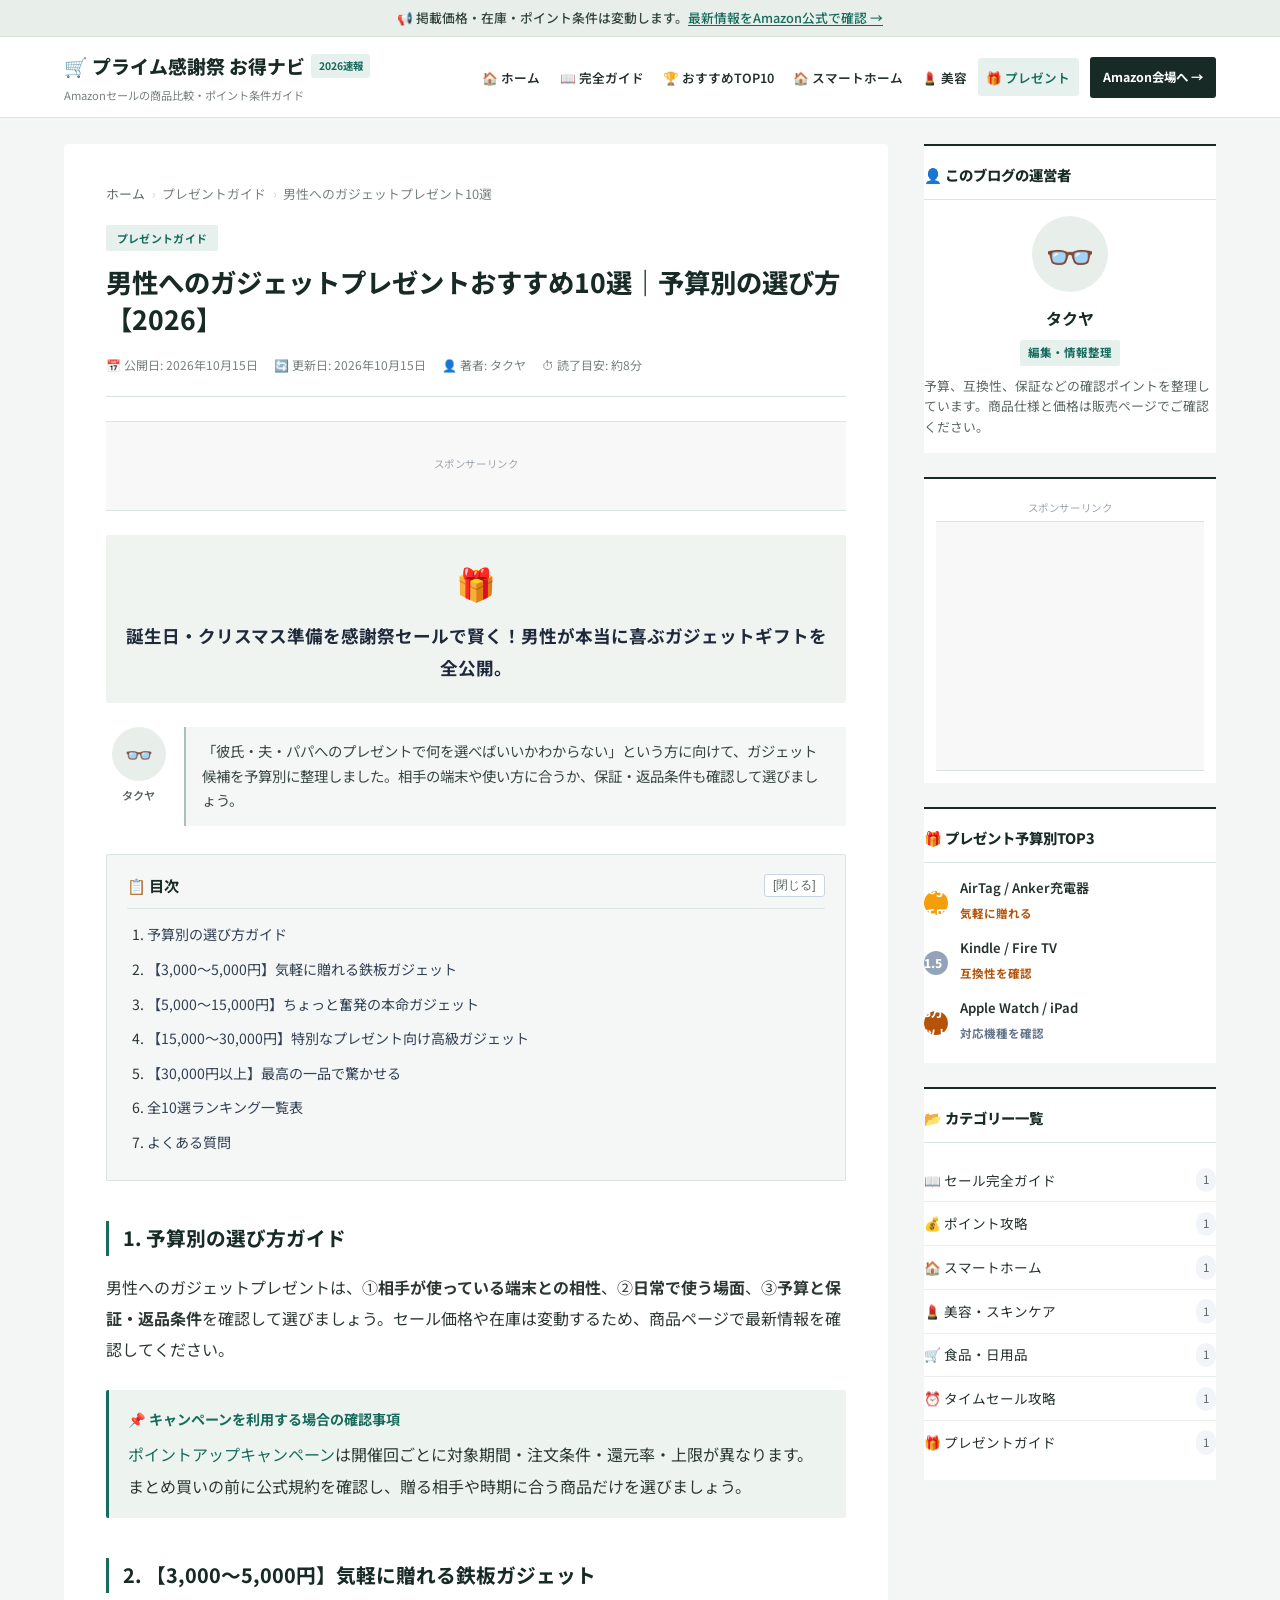
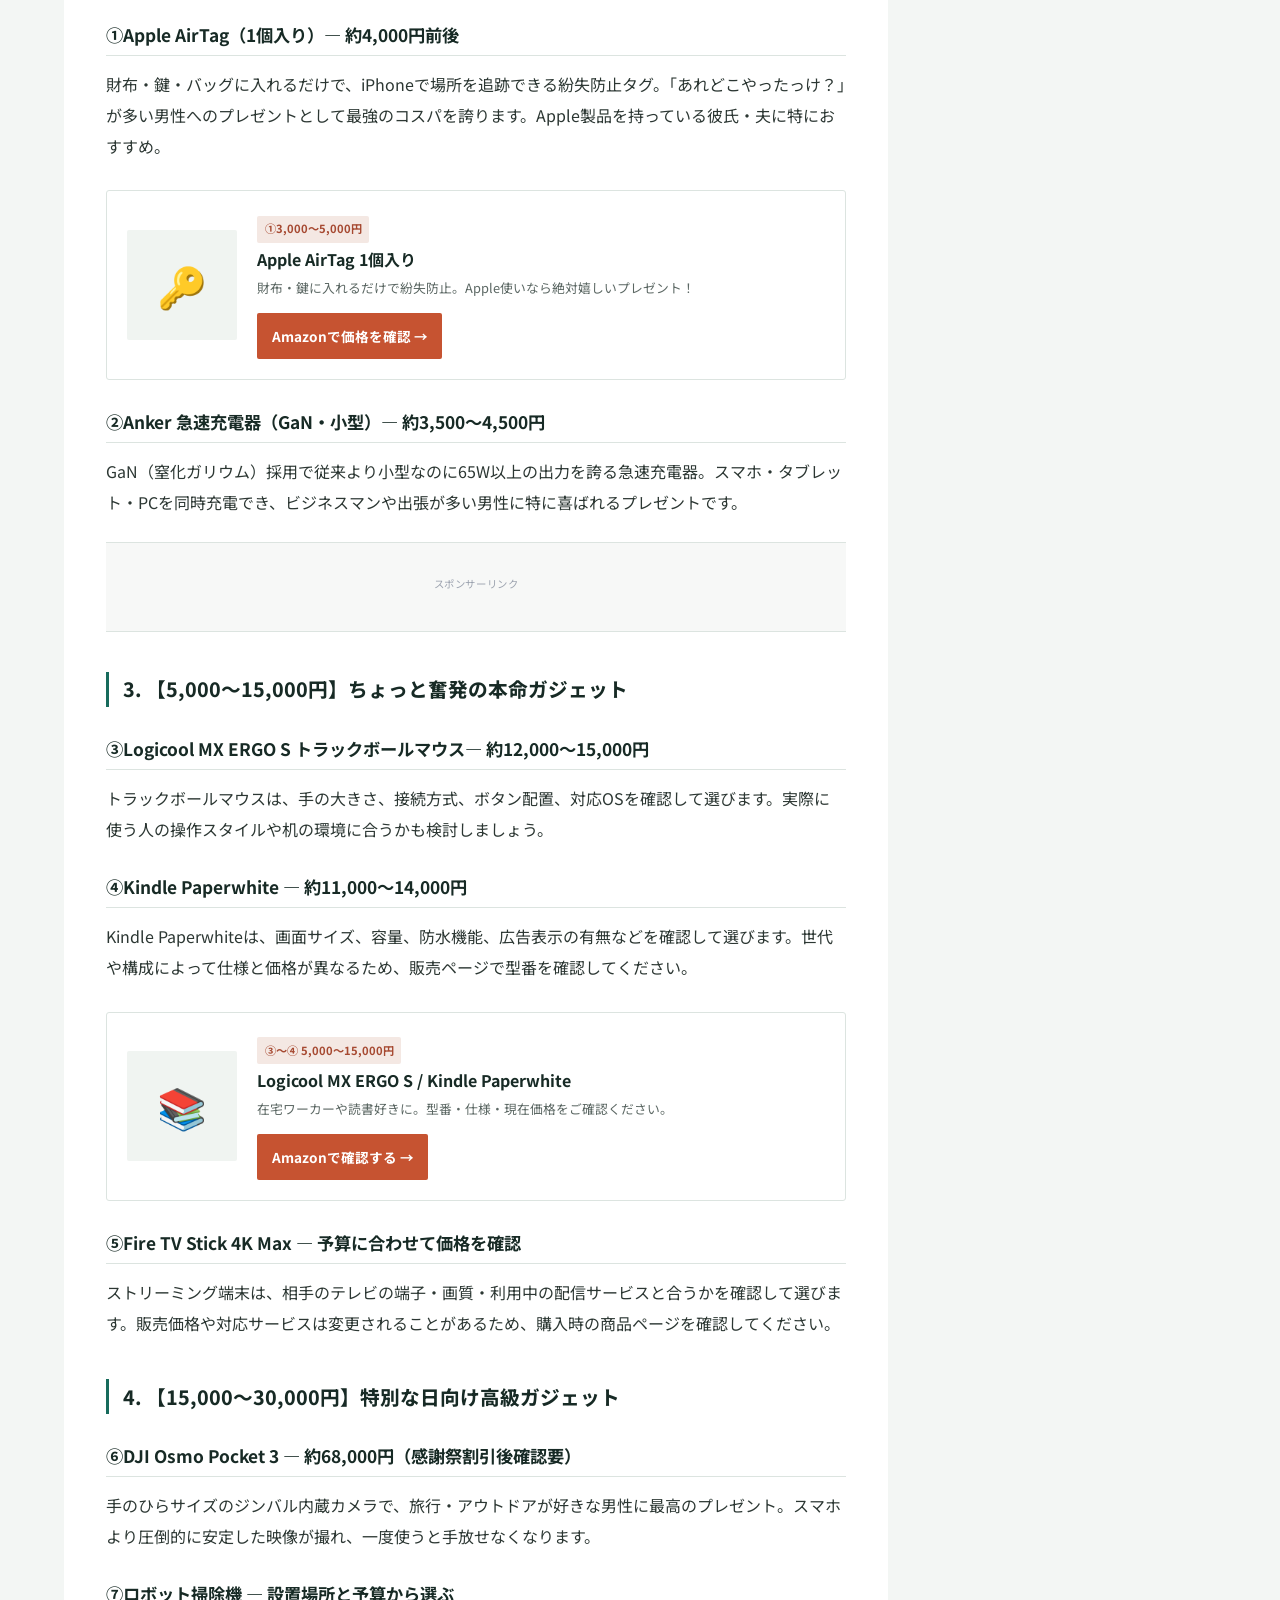
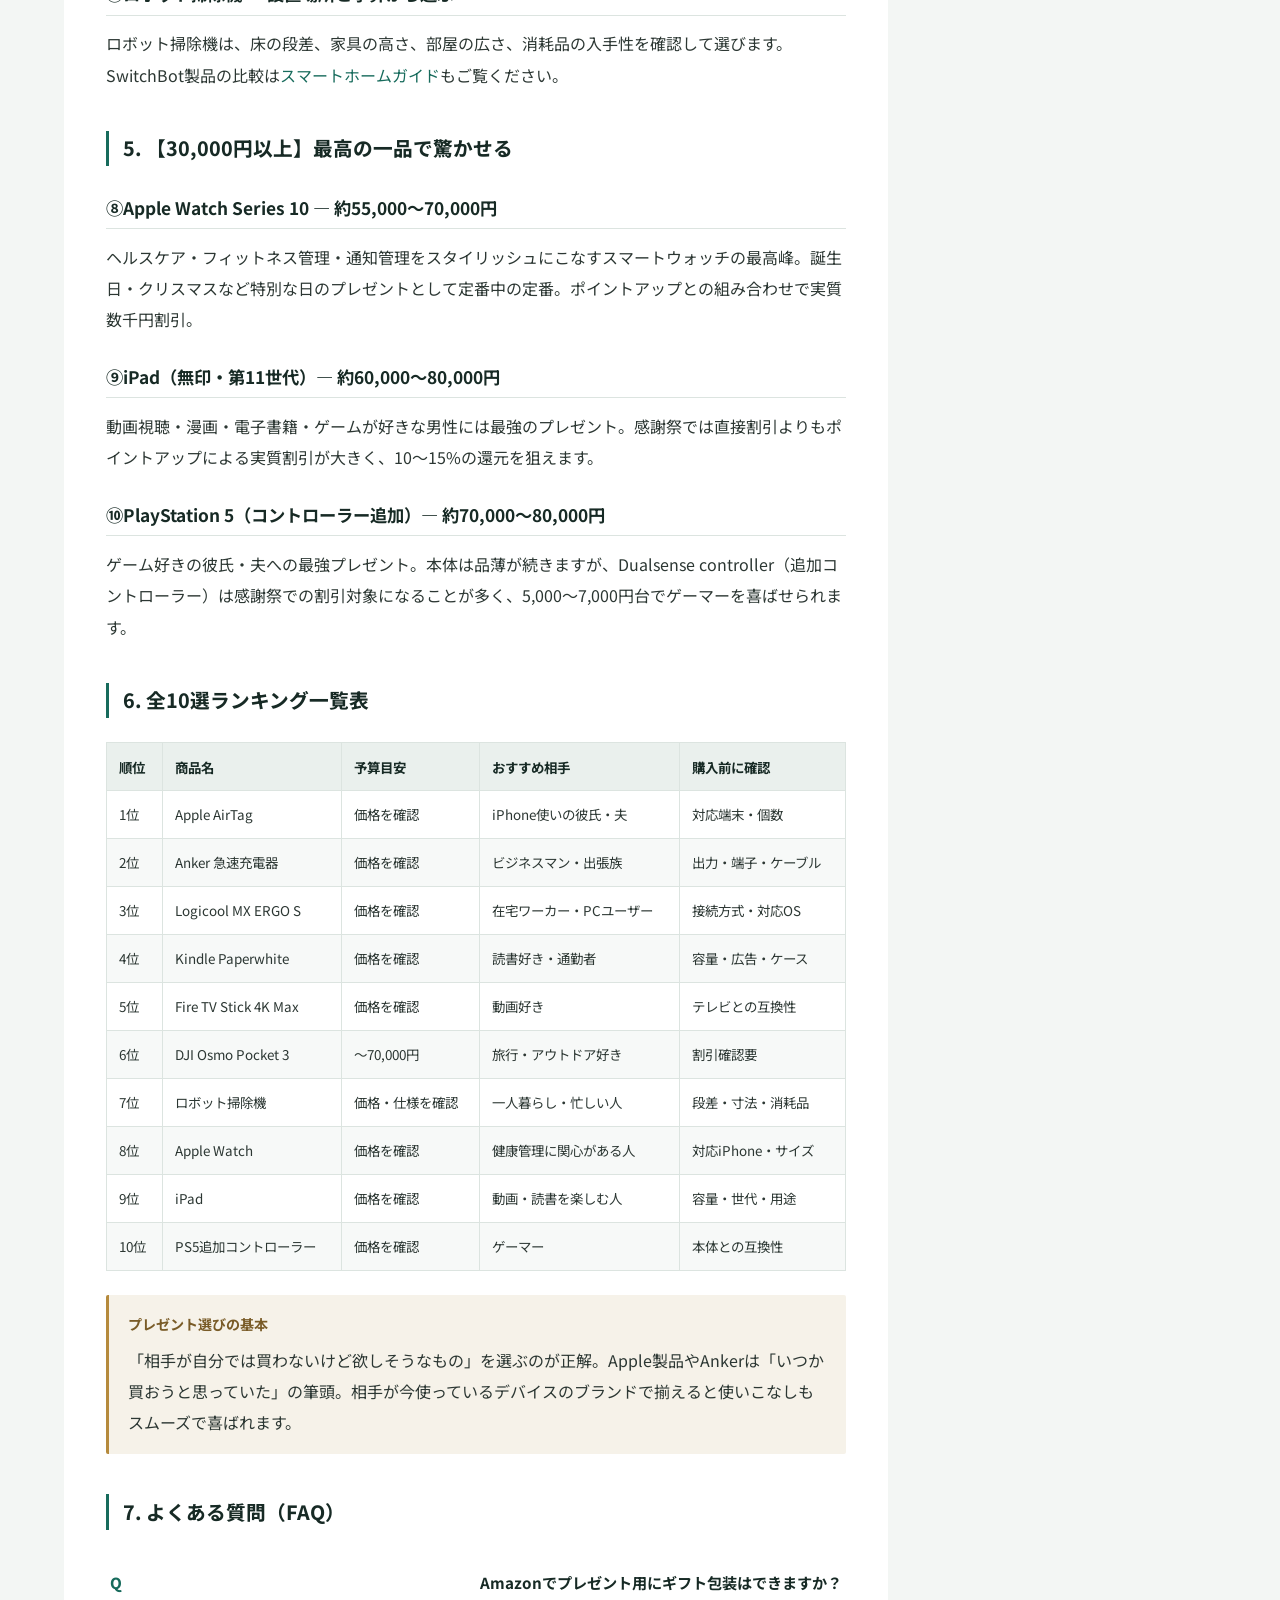
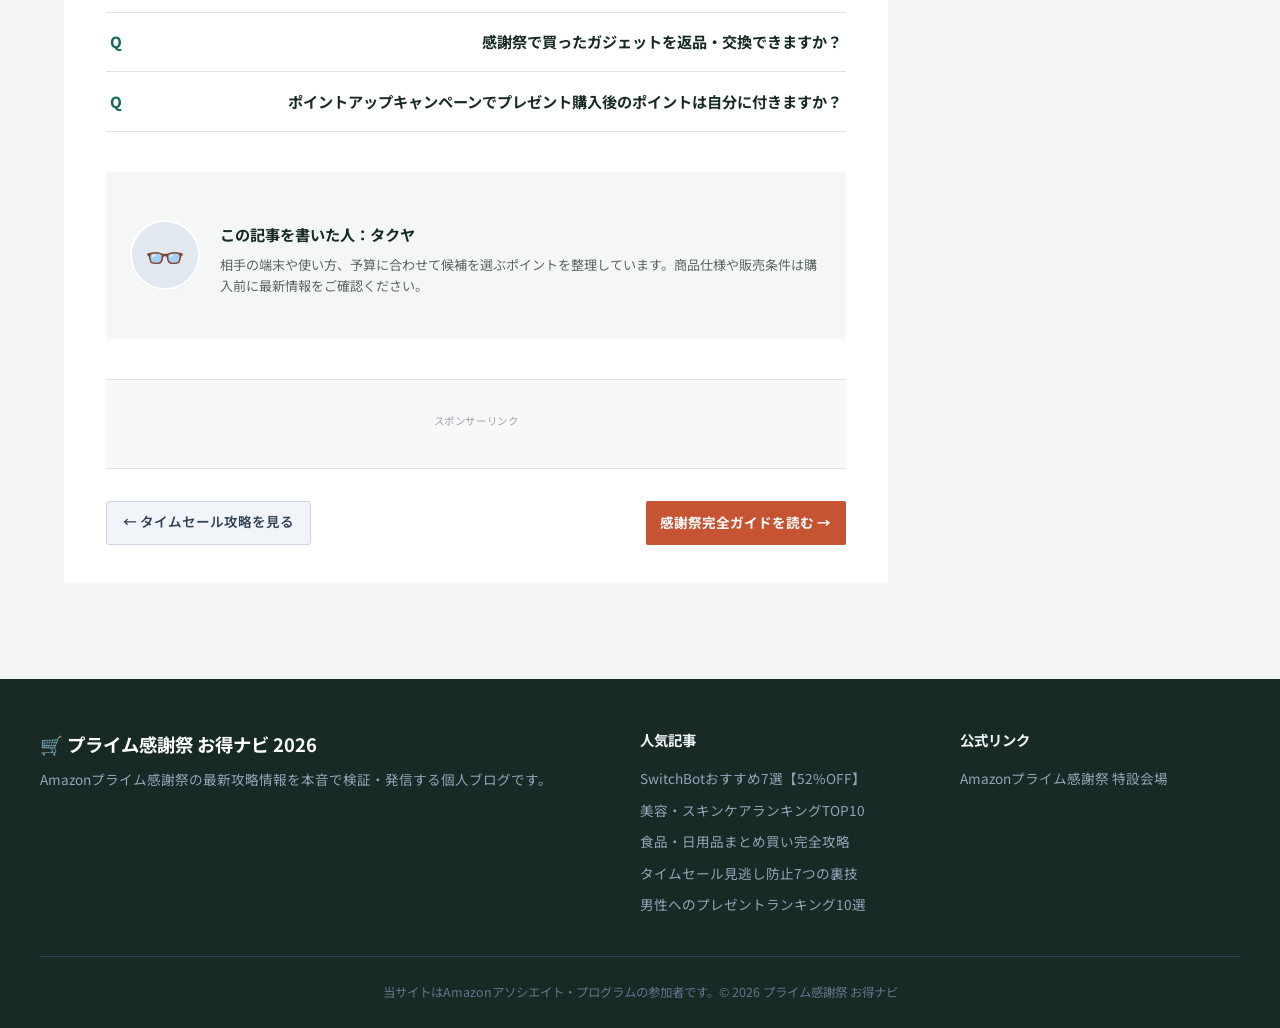
<file: articles/gadget-present-otoko-kanshasai-2026.html>
<!DOCTYPE html>
<html lang="ja">
<head>
  <meta charset="UTF-8" />
  <meta name="viewport" content="width=device-width, initial-scale=1.0" />
  <title>男性へのガジェットプレゼントおすすめ10選｜予算別の選び方【2026】</title>
  <meta name="description" content="彼氏・夫・父親に贈るガジェットを予算別に紹介。相手のスマホや使い方との相性、予算、保証・返品条件を確認して、使ってもらえるプレゼントを選ぶ方法を解説します。" />
  <meta name="keywords" content="男性 ガジェット プレゼント,彼氏 プレゼント ガジェット,父親 プレゼント 家電,ガジェット ギフト 予算別" />
  <meta name="robots" content="index, follow" />
  <link rel="canonical" href="https://mm33-code.github.io/amazon-prime-kanshasai.github.io/articles/gadget-present-otoko-kanshasai-2026.html" />
  <meta property="og:type" content="article" />
  <meta property="og:title" content="男性へのガジェットプレゼントおすすめ10選｜予算別の選び方" />
  <meta property="og:description" content="相手の端末・使い方・予算に合わせたガジェットギフト選びを解説。" />
  <meta property="og:url" content="https://mm33-code.github.io/amazon-prime-kanshasai.github.io/articles/gadget-present-otoko-kanshasai-2026.html" />
  <meta property="og:site_name" content="プライム感謝祭 お得ナビ" />
  <meta property="og:locale" content="ja_JP" />
  <script type="application/ld+json">{"@context":"https://schema.org","@type":"Article","headline":"男性へのガジェットプレゼントおすすめ10選｜予算別の選び方【2026】","datePublished":"2026-10-15","dateModified":"2026-10-15","author":{"@type":"Person","name":"タクヤ"},"publisher":{"@type":"Organization","name":"プライム感謝祭 お得ナビ"},"inLanguage":"ja"}</script>
  <script type="application/ld+json">{"@context":"https://schema.org","@type":"BreadcrumbList","itemListElement":[{"@type":"ListItem","position":1,"name":"ホーム","item":"https://mm33-code.github.io/amazon-prime-kanshasai.github.io/"},{"@type":"ListItem","position":2,"name":"プレゼントガイド","item":"https://mm33-code.github.io/amazon-prime-kanshasai.github.io/articles/gadget-present-otoko-kanshasai-2026.html"}]}</script>
  <link rel="preconnect" href="https://fonts.googleapis.com" />
  <link rel="preconnect" href="https://fonts.gstatic.com" crossorigin />
  <link href="https://fonts.googleapis.com/css2?family=Noto+Sans+JP:wght@400;500;700;800&family=Inter:wght@400;600;700;800&display=swap" rel="stylesheet" />
  <link rel="stylesheet" href="../css/style.css" />
</head>
<body>
<div id="progress-bar"></div>
<div class="top-notice-bar">
  📢 掲載価格・在庫・ポイント条件は変動します。<a href="https://www.amazon.co.jp/events/primebigdealdays?tag=newseo-22" target="_blank" rel="noopener">最新情報をAmazon公式で確認 →</a>
</div>
<header class="site-header">
  <div class="header-inner">
    <div class="brand-wrapper">
      <a href="../index.html" class="site-logo">🛒 プライム感謝祭 お得ナビ <span class="badge-tag">2026速報</span></a>
      <span class="site-tagline">Amazonセールの商品比較・ポイント条件ガイド</span>
    </div>
    <nav class="global-nav">
      <ul class="nav-menu" id="navMenu">
        <li><a href="../index.html">🏠 ホーム</a></li>
        <li><a href="guide-prime-kanshasai-2026.html">📖 完全ガイド</a></li>
        <li><a href="osusumehin-ranking-2026.html">🏆 おすすめTOP10</a></li>
        <li><a href="smarthome-switchbot-kanshasai-2026.html">🏠 スマートホーム</a></li>
        <li><a href="beauty-skincare-kanshasai-2026.html">💄 美容</a></li>
        <li><a href="gadget-present-otoko-kanshasai-2026.html" class="active">🎁 プレゼント</a></li>
      </ul>
      <a href="https://www.amazon.co.jp/primeday?tag=newseo-22" target="_blank" rel="noopener" class="header-cta-btn">Amazon会場へ →</a>
      <button class="menu-toggle" id="menuToggle" aria-label="メニューを開く"><span></span><span></span><span></span></button>
    </nav>
  </div>
</header>
<div class="page-container">
  <main class="main-column">
    <article class="article-container">
      <nav class="breadcrumb-wp" aria-label="パンくずリスト">
        <a href="../index.html">ホーム</a><span class="sep">›</span>
        <span>プレゼントガイド</span><span class="sep">›</span>
        <span>男性へのガジェットプレゼント10選</span>
      </nav>
      <header class="post-header">
        <span class="post-header-cat">プレゼントガイド</span>
        <h1 class="post-title-single">男性へのガジェットプレゼントおすすめ10選｜予算別の選び方【2026】</h1>
        <div class="post-meta-details">
          <span class="meta-item">📅 公開日: 2026年10月15日</span>
          <span class="meta-item">🔄 更新日: 2026年10月15日</span>
          <span class="meta-item">👤 著者: タクヤ</span>
          <span class="meta-item">⏱ 読了目安: 約8分</span>
        </div>
      </header>
      <div class="adsterra-slot" aria-label="スポンサーリンク">
        <span class="ad-sponsor-label">スポンサーリンク</span>
        <script>atOptions={'key':'3de764fe7bca7c5388fc333f37d5c562','format':'iframe','height':90,'width':728,'params':{}};</script>
        <script src="https://www.highrevenueformat.com/3de764fe7bca7c5388fc333f37d5c562/invoke.js"></script>
      </div>
      <div class="eyecatch-box">🎁<div style="font-size:1.1rem;font-weight:700;color:#1e293b;margin-top:0.5rem;">誕生日・クリスマス準備を感謝祭セールで賢く！男性が本当に喜ぶガジェットギフトを全公開。</div></div>
      <div class="article-body">
        <div class="fukidashi-wrap">
          <div class="fukidashi-avatar"><div class="avatar-circle">👓</div><div class="avatar-name">タクヤ</div></div>
          <div class="fukidashi-balloon"><p>「彼氏・夫・パパへのプレゼントで何を選べばいいかわからない」という方に向けて、ガジェット候補を予算別に整理しました。相手の端末や使い方に合うか、保証・返品条件も確認して選びましょう。</p></div>
        </div>
        <div class="toc-wp-box">
          <div class="toc-wp-header"><span>📋 目次</span><button class="toc-toggle-btn" id="tocToggle">[閉じる]</button></div>
          <ol class="toc-wp-list" id="tocList">
            <li><a href="#budget-guide">予算別の選び方ガイド</a></li>
            <li><a href="#under5k">【3,000〜5,000円】気軽に贈れる鉄板ガジェット</a></li>
            <li><a href="#under15k">【5,000〜15,000円】ちょっと奮発の本命ガジェット</a></li>
            <li><a href="#under30k">【15,000〜30,000円】特別なプレゼント向け高級ガジェット</a></li>
            <li><a href="#over30k">【30,000円以上】最高の一品で驚かせる</a></li>
            <li><a href="#ranking-table">全10選ランキング一覧表</a></li>
            <li><a href="#faq">よくある質問</a></li>
          </ol>
        </div>

        <h2 id="budget-guide">1. 予算別の選び方ガイド</h2>
        <p>男性へのガジェットプレゼントは、①<strong>相手が使っている端末との相性</strong>、②<strong>日常で使う場面</strong>、③<strong>予算と保証・返品条件</strong>を確認して選びましょう。セール価格や在庫は変動するため、商品ページで最新情報を確認してください。</p>

        <div class="callout-box callout-point">
          <div class="callout-label">📌 キャンペーンを利用する場合の確認事項</div>
          <p>
            <a href="point-up-campaign-guide.html">ポイントアップキャンペーン</a>は開催回ごとに対象期間・注文条件・還元率・上限が異なります。まとめ買いの前に公式規約を確認し、贈る相手や時期に合う商品だけを選びましょう。
          </p>
        </div>

        <h2 id="under5k">2. 【3,000〜5,000円】気軽に贈れる鉄板ガジェット</h2>

        <h3>①Apple AirTag（1個入り）— 約4,000円前後</h3>
        <p>財布・鍵・バッグに入れるだけで、iPhoneで場所を追跡できる紛失防止タグ。「あれどこやったっけ？」が多い男性へのプレゼントとして最強のコスパを誇ります。Apple製品を持っている彼氏・夫に特におすすめ。</p>
        <div class="rinker-box">
          <div class="rinker-thumb">🔑</div>
          <div class="rinker-info">
            <span class="rinker-badge">①3,000〜5,000円</span>
            <div class="rinker-title">Apple AirTag 1個入り</div>
            <div class="rinker-meta">財布・鍵に入れるだけで紛失防止。Apple使いなら絶対嬉しいプレゼント！</div>
            <div class="rinker-buttons">
              <a href="https://www.amazon.co.jp/s?k=Apple+AirTag&tag=newseo-22" target="_blank" rel="noopener" class="btn-amazon-cta">Amazonで価格を確認 →</a>
            </div>
          </div>
        </div>

        <h3>②Anker 急速充電器（GaN・小型）— 約3,500〜4,500円</h3>
        <p>GaN（窒化ガリウム）採用で従来より小型なのに65W以上の出力を誇る急速充電器。スマホ・タブレット・PCを同時充電でき、ビジネスマンや出張が多い男性に特に喜ばれるプレゼントです。</p>

        <div class="adsterra-slot" aria-label="スポンサーリンク">
          <span class="ad-sponsor-label">スポンサーリンク</span>
          <script async="async" data-cfasync="false" src="https://pl31790577.profitableratecpmnetwork.com/70eeb122fe0d4c78b34f4db51a559798/invoke.js"></script>
          <div id="container-70eeb122fe0d4c78b34f4db51a559798"></div>
        </div>

        <h2 id="under15k">3. 【5,000〜15,000円】ちょっと奮発の本命ガジェット</h2>

        <h3>③Logicool MX ERGO S トラックボールマウス— 約12,000〜15,000円</h3>
        <p>トラックボールマウスは、手の大きさ、接続方式、ボタン配置、対応OSを確認して選びます。実際に使う人の操作スタイルや机の環境に合うかも検討しましょう。</p>

        <h3>④Kindle Paperwhite — 約11,000〜14,000円</h3>
        <p>Kindle Paperwhiteは、画面サイズ、容量、防水機能、広告表示の有無などを確認して選びます。世代や構成によって仕様と価格が異なるため、販売ページで型番を確認してください。</p>
        <div class="rinker-box">
          <div class="rinker-thumb">📚</div>
          <div class="rinker-info">
            <span class="rinker-badge">③〜④ 5,000〜15,000円</span>
            <div class="rinker-title">Logicool MX ERGO S / Kindle Paperwhite</div>
            <div class="rinker-meta">在宅ワーカーや読書好きに。型番・仕様・現在価格をご確認ください。</div>
            <div class="rinker-buttons">
              <a href="https://www.amazon.co.jp/s?k=Kindle+Paperwhite&tag=newseo-22" target="_blank" rel="noopener" class="btn-amazon-cta">Amazonで確認する →</a>
            </div>
          </div>
        </div>

        <h3>⑤Fire TV Stick 4K Max — 予算に合わせて価格を確認</h3>
        <p>ストリーミング端末は、相手のテレビの端子・画質・利用中の配信サービスと合うかを確認して選びます。販売価格や対応サービスは変更されることがあるため、購入時の商品ページを確認してください。</p>

        <h2 id="under30k">4. 【15,000〜30,000円】特別な日向け高級ガジェット</h2>

        <h3>⑥DJI Osmo Pocket 3 — 約68,000円（感謝祭割引後確認要）</h3>
        <p>手のひらサイズのジンバル内蔵カメラで、旅行・アウトドアが好きな男性に最高のプレゼント。スマホより圧倒的に安定した映像が撮れ、一度使うと手放せなくなります。</p>

        <h3>⑦ロボット掃除機 — 設置場所と予算から選ぶ</h3>
        <p>ロボット掃除機は、床の段差、家具の高さ、部屋の広さ、消耗品の入手性を確認して選びます。SwitchBot製品の比較は<a href="smarthome-switchbot-kanshasai-2026.html">スマートホームガイド</a>もご覧ください。</p>

        <h2 id="over30k">5. 【30,000円以上】最高の一品で驚かせる</h2>

        <h3>⑧Apple Watch Series 10 — 約55,000〜70,000円</h3>
        <p>ヘルスケア・フィットネス管理・通知管理をスタイリッシュにこなすスマートウォッチの最高峰。誕生日・クリスマスなど特別な日のプレゼントとして定番中の定番。ポイントアップとの組み合わせで実質数千円割引。</p>

        <h3>⑨iPad（無印・第11世代）— 約60,000〜80,000円</h3>
        <p>動画視聴・漫画・電子書籍・ゲームが好きな男性には最強のプレゼント。感謝祭では直接割引よりもポイントアップによる実質割引が大きく、10〜15%の還元を狙えます。</p>

        <h3>⑩PlayStation 5（コントローラー追加）— 約70,000〜80,000円</h3>
        <p>ゲーム好きの彼氏・夫への最強プレゼント。本体は品薄が続きますが、Dualsense controller（追加コントローラー）は感謝祭での割引対象になることが多く、5,000〜7,000円台でゲーマーを喜ばせられます。</p>

        <h2 id="ranking-table">6. 全10選ランキング一覧表</h2>
        <div class="wp-table-wrap">
          <table class="wp-table">
            <thead><tr><th>順位</th><th>商品名</th><th>予算目安</th><th>おすすめ相手</th><th>購入前に確認</th></tr></thead>
            <tbody>
              <tr><td>1位</td><td>Apple AirTag</td><td>価格を確認</td><td>iPhone使いの彼氏・夫</td><td>対応端末・個数</td></tr>
              <tr><td>2位</td><td>Anker 急速充電器</td><td>価格を確認</td><td>ビジネスマン・出張族</td><td>出力・端子・ケーブル</td></tr>
              <tr><td>3位</td><td>Logicool MX ERGO S</td><td>価格を確認</td><td>在宅ワーカー・PCユーザー</td><td>接続方式・対応OS</td></tr>
              <tr><td>4位</td><td>Kindle Paperwhite</td><td>価格を確認</td><td>読書好き・通勤者</td><td>容量・広告・ケース</td></tr>
              <tr><td>5位</td><td>Fire TV Stick 4K Max</td><td>価格を確認</td><td>動画好き</td><td>テレビとの互換性</td></tr>
              <tr><td>6位</td><td>DJI Osmo Pocket 3</td><td>〜70,000円</td><td>旅行・アウトドア好き</td><td>割引確認要</td></tr>
              <tr><td>7位</td><td>ロボット掃除機</td><td>価格・仕様を確認</td><td>一人暮らし・忙しい人</td><td>段差・寸法・消耗品</td></tr>
              <tr><td>8位</td><td>Apple Watch</td><td>価格を確認</td><td>健康管理に関心がある人</td><td>対応iPhone・サイズ</td></tr>
              <tr><td>9位</td><td>iPad</td><td>価格を確認</td><td>動画・読書を楽しむ人</td><td>容量・世代・用途</td></tr>
              <tr><td>10位</td><td>PS5追加コントローラー</td><td>価格を確認</td><td>ゲーマー</td><td>本体との互換性</td></tr>
            </tbody>
          </table>
        </div>

        <div class="callout-box callout-memo">
          <div class="callout-label">プレゼント選びの基本</div>
          <p>「相手が自分では買わないけど欲しそうなもの」を選ぶのが正解。Apple製品やAnkerは「いつか買おうと思っていた」の筆頭。相手が今使っているデバイスのブランドで揃えると使いこなしもスムーズで喜ばれます。</p>
        </div>

        <h2 id="faq">7. よくある質問（FAQ）</h2>
        <div class="wp-faq-list">
          <div class="wp-faq-item">
            <div class="wp-faq-q">Amazonでプレゼント用にギフト包装はできますか？</div>
            <div class="wp-faq-a">一部商品はAmazonのギフト包装サービス（有料または無料）が利用可能です。購入手続きの「ギフトオプションを追加」にチェックを入れてください。また「ギフト受け取り設定」で送り先に直送することもできます。</div>
          </div>
          <div class="wp-faq-item">
            <div class="wp-faq-q">感謝祭で買ったガジェットを返品・交換できますか？</div>
            <div class="wp-faq-a">返品可否や期限は商品、販売者、注文条件によって異なります。商品ページと注文履歴に表示される返品条件を確認してください。</div>
          </div>
          <div class="wp-faq-item">
            <div class="wp-faq-q">ポイントアップキャンペーンでプレゼント購入後のポイントは自分に付きますか？</div>
            <div class="wp-faq-a">はい、購入者のAmazonアカウントにポイントが付与されます。プレゼントを代わりに購入する場合でも、注文したご自身のアカウントにポイントが還元されます。</div>
          </div>
        </div>

        <div class="author-profile-bottom">
          <div class="author-bottom-avatar">👓</div>
          <div class="author-bottom-info">
            <h4>この記事を書いた人：タクヤ</h4>
            <p>相手の端末や使い方、予算に合わせて候補を選ぶポイントを整理しています。商品仕様や販売条件は購入前に最新情報をご確認ください。</p>
          </div>
        </div>
      </div>

      <div class="adsterra-slot" aria-label="スポンサーリンク" style="margin-top:2.5rem;">
        <span class="ad-sponsor-label">スポンサーリンク</span>
        <script>atOptions={'key':'3de764fe7bca7c5388fc333f37d5c562','format':'iframe','height':90,'width':728,'params':{}};</script>
        <script src="https://www.highrevenueformat.com/3de764fe7bca7c5388fc333f37d5c562/invoke.js"></script>
      </div>
      <div style="display:flex;justify-content:space-between;margin-top:2rem;flex-wrap:wrap;gap:1rem;">
        <a href="sale-nogashi-nai-houhou-2026.html" class="btn-sub-cta">← タイムセール攻略を見る</a>
        <a href="guide-prime-kanshasai-2026.html" class="btn-amazon-cta">感謝祭完全ガイドを読む →</a>
      </div>
    </article>
  </main>

  <aside class="sidebar-column">
    <div class="sidebar-widget">
      <div class="widget-title">👤 このブログの運営者</div>
      <div class="author-widget-body">
        <div class="author-widget-avatar">👓</div>
        <div class="author-widget-name">タクヤ</div>
        <span class="author-widget-badge">編集・情報整理</span>
        <p class="author-widget-desc">予算、互換性、保証などの確認ポイントを整理しています。商品仕様と価格は販売ページでご確認ください。</p>
      </div>
    </div>
    <div class="sidebar-widget" style="padding:0.75rem;text-align:center;">
      <span class="ad-sponsor-label">スポンサーリンク</span>
      <div class="adsterra-slot adsterra-sidebar" style="margin:0;min-height:250px;">
        <script>atOptions={'key':'ff67e2f20516701193907a5b7dd4b596','format':'iframe','height':250,'width':300,'params':{}};</script>
        <script src="https://www.highrevenueformat.com/ff67e2f20516701193907a5b7dd4b596/invoke.js"></script>
      </div>
    </div>
    <div class="sidebar-widget">
      <div class="widget-title">🎁 プレゼント予算別TOP3</div>
      <ul class="ranking-widget-list">
        <li><a href="#under5k" class="ranking-widget-item"><span class="ranking-badge-num rank-gold">〜5千円</span><div><div class="ranking-item-title">AirTag / Anker充電器</div><span style="font-size:0.72rem;color:#b45309;font-weight:700;">気軽に贈れる</span></div></a></li>
        <li><a href="#under15k" class="ranking-widget-item"><span class="ranking-badge-num rank-silver">〜1.5万</span><div><div class="ranking-item-title">Kindle / Fire TV</div><span style="font-size:0.72rem;color:#b45309;font-weight:700;">互換性を確認</span></div></a></li>
        <li><a href="#over30k" class="ranking-widget-item"><span class="ranking-badge-num rank-bronze">3万以上</span><div><div class="ranking-item-title">Apple Watch / iPad</div><span style="font-size:0.72rem;color:#64748b;font-weight:700;">対応機種を確認</span></div></a></li>
      </ul>
    </div>
    <div class="sidebar-widget">
      <div class="widget-title">📂 カテゴリー一覧</div>
      <ul class="category-widget-list">
        <li><a href="guide-prime-kanshasai-2026.html"><span>📖 セール完全ガイド</span><span class="cat-count">1</span></a></li>
        <li><a href="point-up-campaign-guide.html"><span>💰 ポイント攻略</span><span class="cat-count">1</span></a></li>
        <li><a href="smarthome-switchbot-kanshasai-2026.html"><span>🏠 スマートホーム</span><span class="cat-count">1</span></a></li>
        <li><a href="beauty-skincare-kanshasai-2026.html"><span>💄 美容・スキンケア</span><span class="cat-count">1</span></a></li>
        <li><a href="shokuhin-nichiyohin-matomegai-2026.html"><span>🛒 食品・日用品</span><span class="cat-count">1</span></a></li>
        <li><a href="sale-nogashi-nai-houhou-2026.html"><span>⏰ タイムセール攻略</span><span class="cat-count">1</span></a></li>
        <li><a href="gadget-present-otoko-kanshasai-2026.html"><span>🎁 プレゼントガイド</span><span class="cat-count">1</span></a></li>
      </ul>
    </div>
  </aside>
</div>
<footer class="site-footer">
  <div class="footer-inner">
    <div class="footer-brand">
      <h3>🛒 プライム感謝祭 お得ナビ 2026</h3>
      <p>Amazonプライム感謝祭の最新攻略情報を本音で検証・発信する個人ブログです。</p>
    </div>
    <div class="footer-nav-col">
      <h4>人気記事</h4>
      <ul>
        <li><a href="smarthome-switchbot-kanshasai-2026.html">SwitchBotおすすめ7選【52%OFF】</a></li>
        <li><a href="beauty-skincare-kanshasai-2026.html">美容・スキンケアランキングTOP10</a></li>
        <li><a href="shokuhin-nichiyohin-matomegai-2026.html">食品・日用品まとめ買い完全攻略</a></li>
        <li><a href="sale-nogashi-nai-houhou-2026.html">タイムセール見逃し防止7つの裏技</a></li>
        <li><a href="gadget-present-otoko-kanshasai-2026.html">男性へのプレゼントランキング10選</a></li>
      </ul>
    </div>
    <div class="footer-nav-col">
      <h4>公式リンク</h4>
      <ul><li><a href="https://www.amazon.co.jp/primeday?tag=newseo-22" target="_blank" rel="noopener">Amazonプライム感謝祭 特設会場</a></li></ul>
    </div>
  </div>
  <div class="footer-bottom">
    <p>当サイトはAmazonアソシエイト・プログラムの参加者です。&copy; 2026 プライム感謝祭 お得ナビ</p>
  </div>
</footer>
<script src="../js/main.js" defer></script>
</body>
</html>
</file>
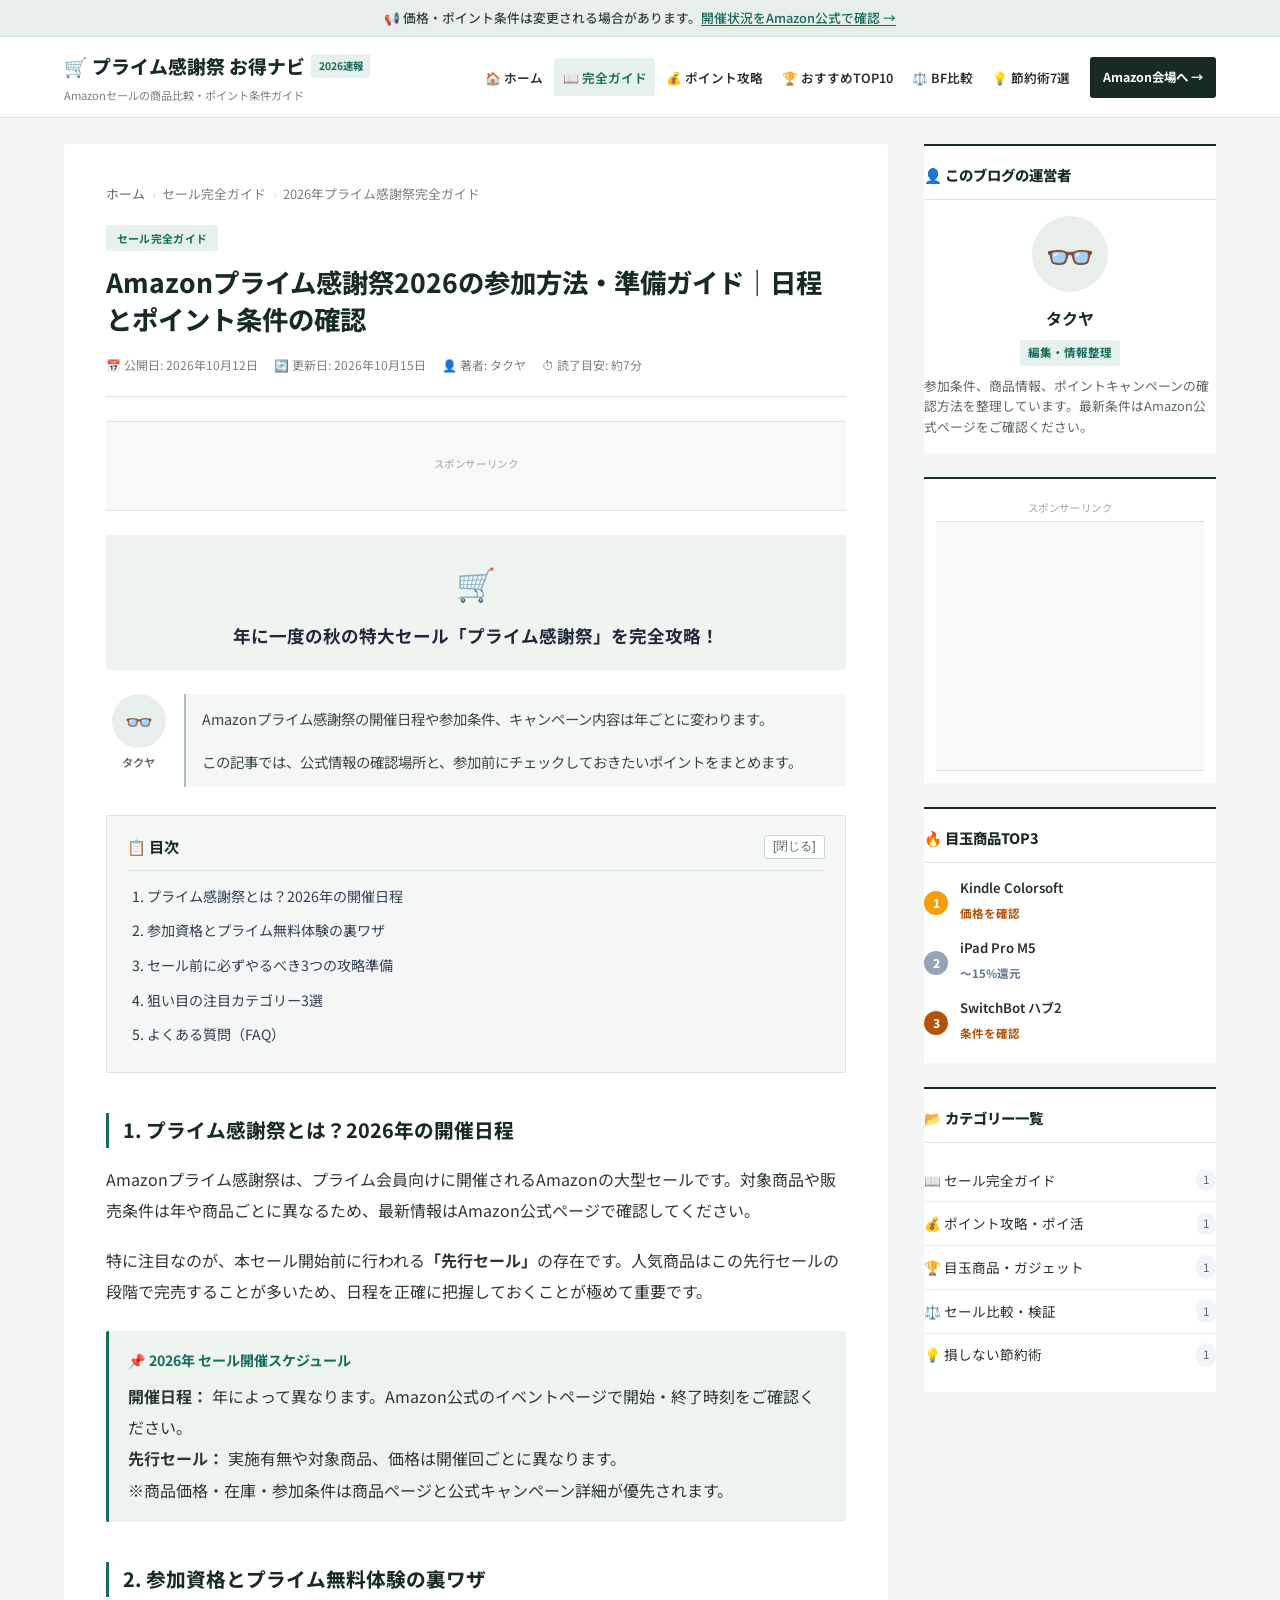
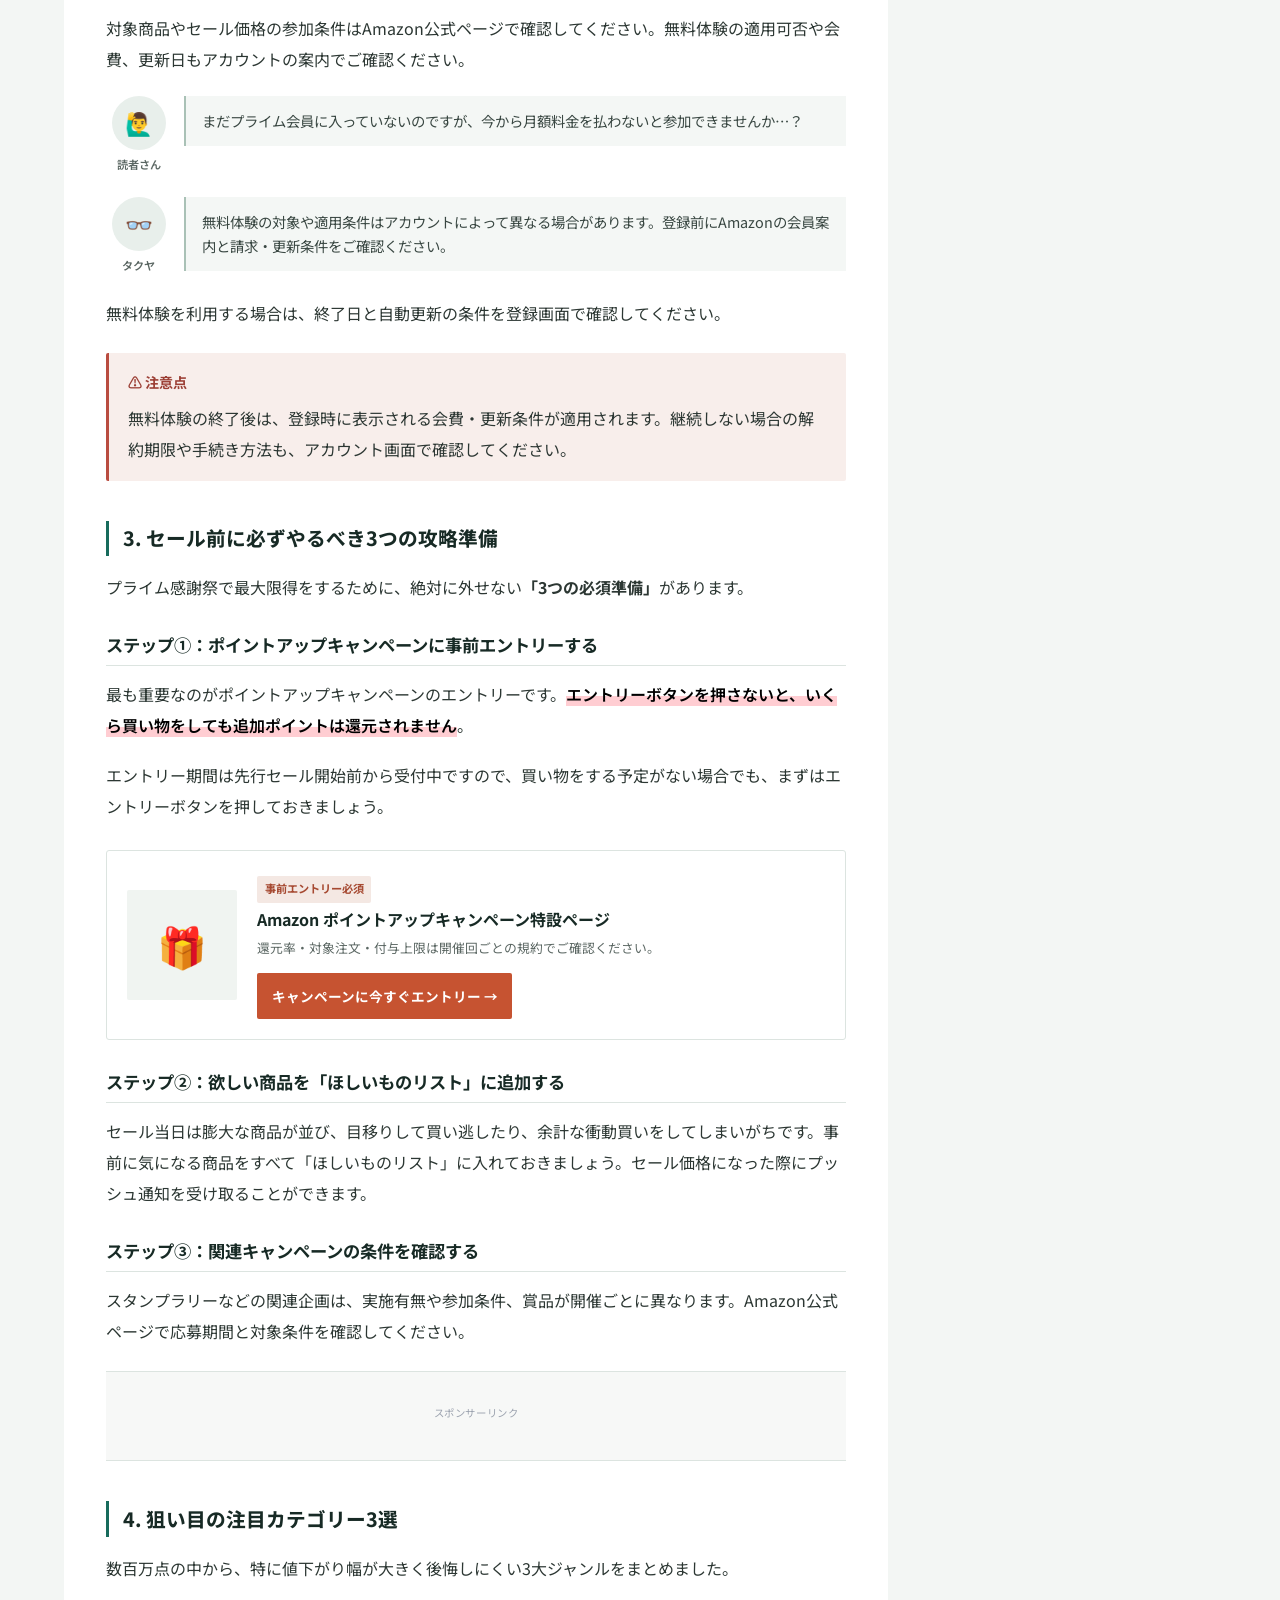
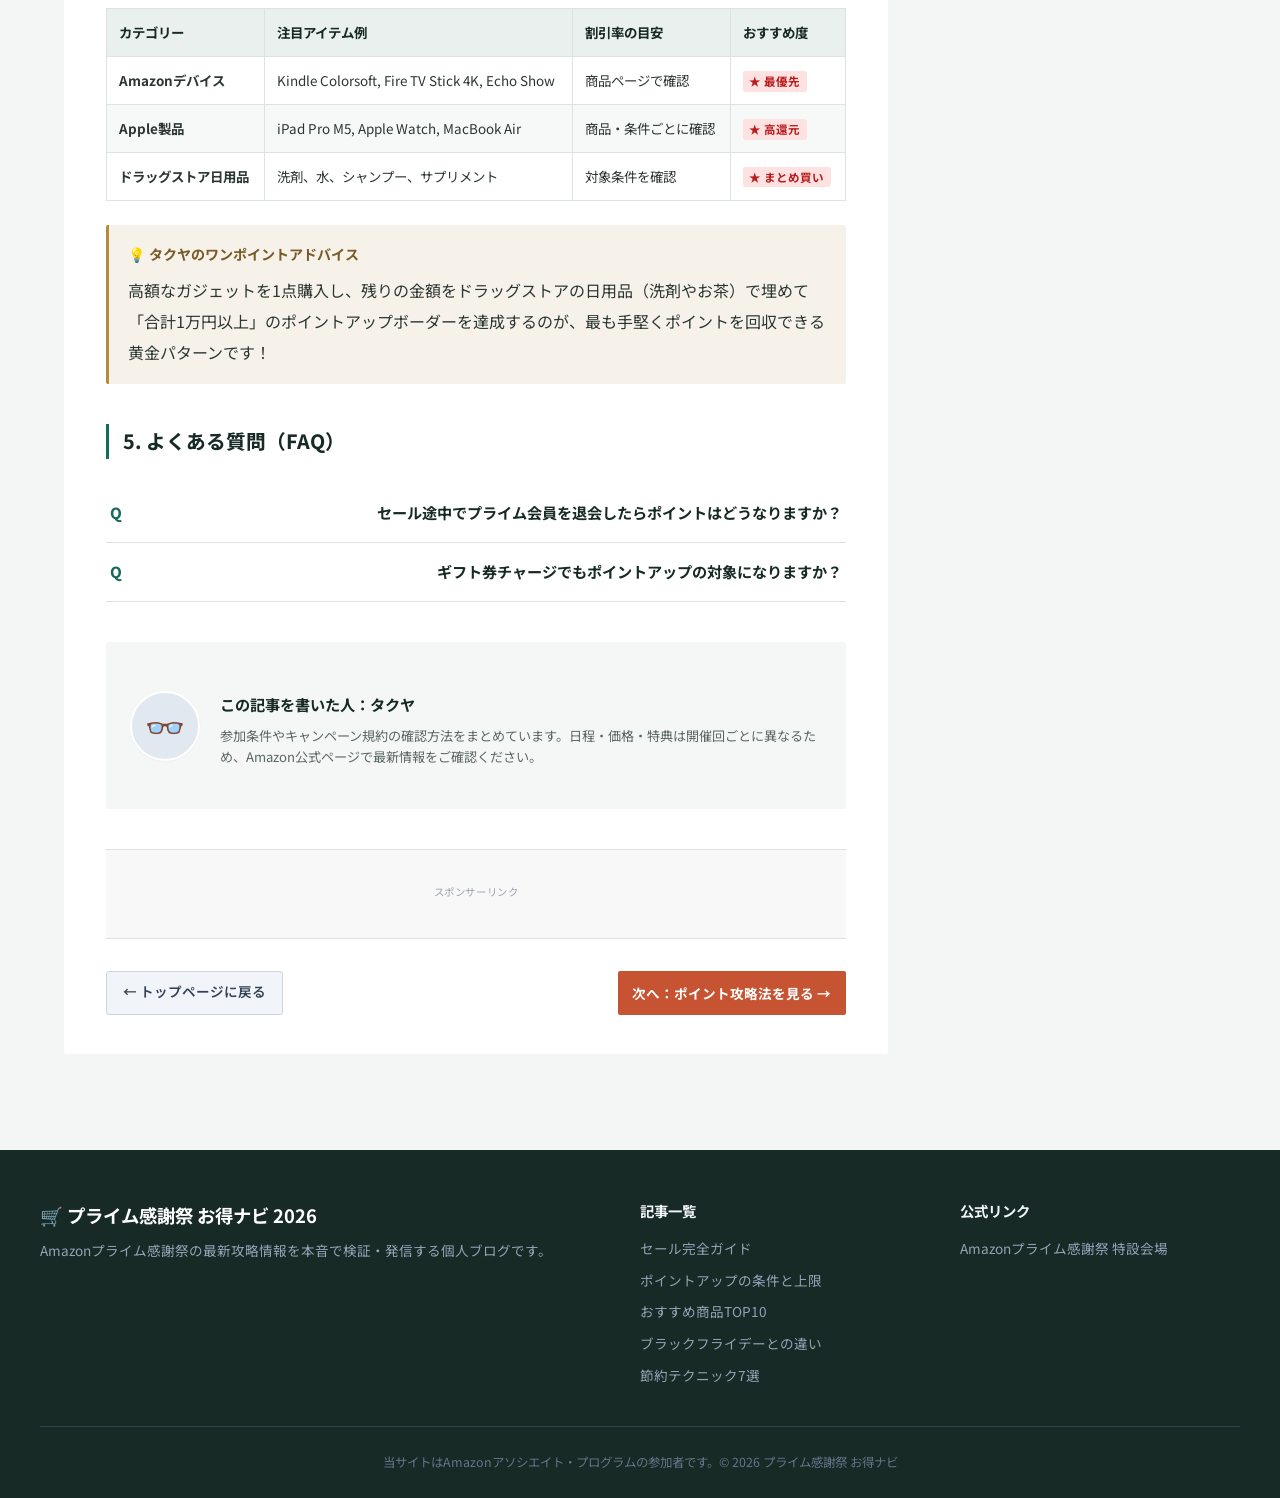
<file: articles/guide-prime-kanshasai-2026.html>
<!DOCTYPE html>
<html lang="ja">
<head>
  <meta charset="UTF-8" />
  <meta name="viewport" content="width=device-width, initial-scale=1.0" />
  <title>Amazonプライム感謝祭2026の参加方法・準備ガイド｜日程とポイント条件の確認</title>
  <meta name="description" content="Amazonプライム感謝祭の参加条件、開催日程の確認方法、ポイントアップのエントリー手順を解説。年ごとに変わる日程や特典はAmazon公式ページで確認しましょう。" />
  <meta name="keywords" content="プライム感謝祭 2026,Amazon 感謝祭 日程,プライム感謝祭 参加方法,ポイントアップキャンペーン,先行セール" />
  <meta name="robots" content="index, follow" />
  <link rel="canonical" href="https://mm33-code.github.io/amazon-prime-kanshasai.github.io/articles/guide-prime-kanshasai-2026.html" />

  <meta property="og:type" content="article" />
  <meta property="og:title" content="Amazonプライム感謝祭2026の参加方法・準備ガイド" />
  <meta property="og:description" content="開催日程や参加条件、ポイントアップの条件を公式情報で確認する手順。" />
  <meta property="og:url" content="https://mm33-code.github.io/amazon-prime-kanshasai.github.io/articles/guide-prime-kanshasai-2026.html" />
  <meta property="og:site_name" content="プライム感謝祭 お得ナビ" />
  <meta property="og:locale" content="ja_JP" />

  <script type="application/ld+json">
  {
    "@context": "https://schema.org",
    "@type": "Article",
    "headline": "Amazonプライム感謝祭2026の参加方法・準備ガイド｜日程とポイント条件の確認",
    "datePublished": "2026-10-12",
    "dateModified": "2026-10-15",
    "author": {
      "@type": "Person",
      "name": "タクヤ"
    },
    "publisher": {
      "@type": "Organization",
      "name": "プライム感謝祭 お得ナビ"
    },
    "inLanguage": "ja"
  }
  </script>

  <link rel="preconnect" href="https://fonts.googleapis.com" />
  <link rel="preconnect" href="https://fonts.gstatic.com" crossorigin />
  <link href="https://fonts.googleapis.com/css2?family=Noto+Sans+JP:wght@400;500;700;800&family=Inter:wght@400;600;700;800&display=swap" rel="stylesheet" />
  <link rel="stylesheet" href="../css/style.css" />
</head>
<body>
<div id="progress-bar"></div>

<div class="top-notice-bar">
  📢 価格・ポイント条件は変更される場合があります。<a href="https://www.amazon.co.jp/events/primebigdealdays?tag=newseo-22" target="_blank" rel="noopener">開催状況をAmazon公式で確認 →</a>
</div>

<header class="site-header">
  <div class="header-inner">
    <div class="brand-wrapper">
      <a href="../index.html" class="site-logo">
        🛒 プライム感謝祭 お得ナビ <span class="badge-tag">2026速報</span>
      </a>
      <span class="site-tagline">Amazonセールの商品比較・ポイント条件ガイド</span>
    </div>

    <nav class="global-nav">
      <ul class="nav-menu" id="navMenu">
        <li><a href="../index.html">🏠 ホーム</a></li>
        <li><a href="guide-prime-kanshasai-2026.html" class="active">📖 完全ガイド</a></li>
        <li><a href="point-up-campaign-guide.html">💰 ポイント攻略</a></li>
        <li><a href="osusumehin-ranking-2026.html">🏆 おすすめTOP10</a></li>
        <li><a href="blackfriday-vs-kanshasai.html">⚖️ BF比較</a></li>
        <li><a href="setsuyaku-technique.html">💡 節約術7選</a></li>
      </ul>
      <a href="https://www.amazon.co.jp/primeday?tag=newseo-22" target="_blank" rel="noopener" class="header-cta-btn">Amazon会場へ →</a>
      <button class="menu-toggle" id="menuToggle" aria-label="メニューを開く">
        <span></span><span></span><span></span>
      </button>
    </nav>
  </div>
</header>

<div class="page-container">

  <main class="main-column">
    <article class="article-container">

      <!-- Breadcrumbs -->
      <nav class="breadcrumb-wp" aria-label="パンくずリスト">
        <a href="../index.html">ホーム</a>
        <span class="sep">›</span>
        <span>セール完全ガイド</span>
        <span class="sep">›</span>
        <span>2026年プライム感謝祭完全ガイド</span>
      </nav>

      <!-- Post Header -->
      <header class="post-header">
        <span class="post-header-cat">セール完全ガイド</span>
        <h1 class="post-title-single">Amazonプライム感謝祭2026の参加方法・準備ガイド｜日程とポイント条件の確認</h1>
        <div class="post-meta-details">
          <span class="meta-item">📅 公開日: 2026年10月12日</span>
          <span class="meta-item">🔄 更新日: 2026年10月15日</span>
          <span class="meta-item">👤 著者: タクヤ</span>
          <span class="meta-item">⏱ 読了目安: 約7分</span>
        </div>
      </header>

      <!-- Top Banner Adsterra Placement -->
      <div class="adsterra-slot" aria-label="スポンサーリンク">
        <span class="ad-sponsor-label">スポンサーリンク</span>
        <script>
          atOptions = {
            'key' : '3de764fe7bca7c5388fc333f37d5c562',
            'format' : 'iframe',
            'height' : 90,
            'width' : 728,
            'params' : {}
          };
        </script>
        <script src="https://www.highrevenueformat.com/3de764fe7bca7c5388fc333f37d5c562/invoke.js"></script>
      </div>

      <!-- Eyecatch Banner Box -->
      <div class="eyecatch-box">
        🛒
        <div style="font-size:1.1rem;font-weight:700;color:#1e293b;margin-top:0.5rem;">
          年に一度の秋の特大セール「プライム感謝祭」を完全攻略！
        </div>
      </div>

      <!-- Article Body -->
      <div class="article-body">

        <!-- Speech Balloon: Introduction -->
        <div class="fukidashi-wrap">
          <div class="fukidashi-avatar">
            <div class="avatar-circle">👓</div>
            <div class="avatar-name">タクヤ</div>
          </div>
          <div class="fukidashi-balloon">
            <p>Amazonプライム感謝祭の開催日程や参加条件、キャンペーン内容は年ごとに変わります。</p>
            <p>この記事では、公式情報の確認場所と、参加前にチェックしておきたいポイントをまとめます。</p>
          </div>
        </div>

        <!-- Table of Contents -->
        <div class="toc-wp-box">
          <div class="toc-wp-header">
            <span>📋 目次</span>
            <button class="toc-toggle-btn" id="tocToggle">[閉じる]</button>
          </div>
          <ol class="toc-wp-list" id="tocList">
            <li><a href="#about">プライム感謝祭とは？2026年の開催日程</a></li>
            <li><a href="#qualification">参加資格とプライム無料体験の裏ワザ</a></li>
            <li><a href="#three-steps">セール前に必ずやるべき3つの攻略準備</a></li>
            <li><a href="#categories">狙い目の注目カテゴリー3選</a></li>
            <li><a href="#faq">よくある質問（FAQ）</a></li>
          </ol>
        </div>

        <h2 id="about">1. プライム感謝祭とは？2026年の開催日程</h2>
        <p>Amazonプライム感謝祭は、プライム会員向けに開催されるAmazonの大型セールです。対象商品や販売条件は年や商品ごとに異なるため、最新情報はAmazon公式ページで確認してください。</p>

        <p>特に注目なのが、本セール開始前に行われる<strong>「先行セール」</strong>の存在です。人気商品はこの先行セールの段階で完売することが多いため、日程を正確に把握しておくことが極めて重要です。</p>

        <div class="callout-box callout-point">
          <div class="callout-label">📌 2026年 セール開催スケジュール</div>
          <p>
            <strong>開催日程：</strong> 年によって異なります。Amazon公式のイベントページで開始・終了時刻をご確認ください。<br>
            <strong>先行セール：</strong> 実施有無や対象商品、価格は開催回ごとに異なります。<br>
            ※商品価格・在庫・参加条件は商品ページと公式キャンペーン詳細が優先されます。
          </p>
        </div>

        <h2 id="qualification">2. 参加資格とプライム無料体験の裏ワザ</h2>
        <p>対象商品やセール価格の参加条件はAmazon公式ページで確認してください。無料体験の適用可否や会費、更新日もアカウントの案内でご確認ください。</p>

        <div class="fukidashi-wrap">
          <div class="fukidashi-avatar">
            <div class="avatar-circle">🙋‍♂️</div>
            <div class="avatar-name">読者さん</div>
          </div>
          <div class="fukidashi-balloon">
            <p>まだプライム会員に入っていないのですが、今から月額料金を払わないと参加できませんか…？</p>
          </div>
        </div>

        <div class="fukidashi-wrap">
          <div class="fukidashi-avatar">
            <div class="avatar-circle">👓</div>
            <div class="avatar-name">タクヤ</div>
          </div>
          <div class="fukidashi-balloon">
            <p>無料体験の対象や適用条件はアカウントによって異なる場合があります。登録前にAmazonの会員案内と請求・更新条件をご確認ください。</p>
          </div>
        </div>

        <p>無料体験を利用する場合は、終了日と自動更新の条件を登録画面で確認してください。</p>

        <!-- SWELL Alert Box -->
        <div class="callout-box callout-alert">
          <div class="callout-label">⚠️ 注意点</div>
          <p>無料体験の終了後は、登録時に表示される会費・更新条件が適用されます。継続しない場合の解約期限や手続き方法も、アカウント画面で確認してください。</p>
        </div>

        <h2 id="three-steps">3. セール前に必ずやるべき3つの攻略準備</h2>
        <p>プライム感謝祭で最大限得をするために、絶対に外せない<strong>「3つの必須準備」</strong>があります。</p>

        <h3>ステップ①：ポイントアップキャンペーンに事前エントリーする</h3>
        <p>最も重要なのがポイントアップキャンペーンのエントリーです。<mark class="marker-red">エントリーボタンを押さないと、いくら買い物をしても追加ポイントは還元されません</mark>。</p>
        <p>エントリー期間は先行セール開始前から受付中ですので、買い物をする予定がない場合でも、まずはエントリーボタンを押しておきましょう。</p>

        <!-- Rinker Style CTA Box -->
        <div class="rinker-box">
          <div class="rinker-thumb">🎁</div>
          <div class="rinker-info">
            <span class="rinker-badge">事前エントリー必須</span>
            <div class="rinker-title">Amazon ポイントアップキャンペーン特設ページ</div>
            <div class="rinker-meta">還元率・対象注文・付与上限は開催回ごとの規約でご確認ください。</div>
            <div class="rinker-buttons">
              <a href="https://www.amazon.co.jp/primeday?tag=newseo-22" target="_blank" rel="noopener" class="btn-amazon-cta">
                キャンペーンに今すぐエントリー →
              </a>
            </div>
          </div>
        </div>

        <h3>ステップ②：欲しい商品を「ほしいものリスト」に追加する</h3>
        <p>セール当日は膨大な商品が並び、目移りして買い逃したり、余計な衝動買いをしてしまいがちです。事前に気になる商品をすべて「ほしいものリスト」に入れておきましょう。セール価格になった際にプッシュ通知を受け取ることができます。</p>

        <h3>ステップ③：関連キャンペーンの条件を確認する</h3>
        <p>スタンプラリーなどの関連企画は、実施有無や参加条件、賞品が開催ごとに異なります。Amazon公式ページで応募期間と対象条件を確認してください。</p>

        <!-- Mid Article Adsterra Placement -->
        <div class="adsterra-slot" aria-label="スポンサーリンク">
          <span class="ad-sponsor-label">スポンサーリンク</span>
          <script async="async" data-cfasync="false" src="https://pl31790577.profitableratecpmnetwork.com/70eeb122fe0d4c78b34f4db51a559798/invoke.js"></script>
          <div id="container-70eeb122fe0d4c78b34f4db51a559798"></div>
        </div>

        <h2 id="categories">4. 狙い目の注目カテゴリー3選</h2>
        <p>数百万点の中から、特に値下がり幅が大きく後悔しにくい3大ジャンルをまとめました。</p>

        <div class="wp-table-wrap">
          <table class="wp-table">
            <thead>
              <tr>
                <th>カテゴリー</th>
                <th>注目アイテム例</th>
                <th>割引率の目安</th>
                <th>おすすめ度</th>
              </tr>
            </thead>
            <tbody>
              <tr>
                <td><strong>Amazonデバイス</strong></td>
                <td>Kindle Colorsoft, Fire TV Stick 4K, Echo Show</td>
                <td>商品ページで確認</td>
                <td><span class="wp-badge-win">★ 最優先</span></td>
              </tr>
              <tr>
                <td><strong>Apple製品</strong></td>
                <td>iPad Pro M5, Apple Watch, MacBook Air</td>
                <td>商品・条件ごとに確認</td>
                <td><span class="wp-badge-win">★ 高還元</span></td>
              </tr>
              <tr>
                <td><strong>ドラッグストア日用品</strong></td>
                <td>洗剤、水、シャンプー、サプリメント</td>
                <td>対象条件を確認</td>
                <td><span class="wp-badge-win">★ まとめ買い</span></td>
              </tr>
            </tbody>
          </table>
        </div>

        <!-- SWELL Memo Box -->
        <div class="callout-box callout-memo">
          <div class="callout-label">💡 タクヤのワンポイントアドバイス</div>
          <p>高額なガジェットを1点購入し、残りの金額をドラッグストアの日用品（洗剤やお茶）で埋めて「合計1万円以上」のポイントアップボーダーを達成するのが、最も手堅くポイントを回収できる黄金パターンです！</p>
        </div>

        <h2 id="faq">5. よくある質問（FAQ）</h2>
        <div class="wp-faq-list">
          <div class="wp-faq-item">
            <div class="wp-faq-q">セール途中でプライム会員を退会したらポイントはどうなりますか？</div>
            <div class="wp-faq-a">ポイントの付与時期や会員資格の条件はキャンペーン規約に従います。参加した回の詳細ページとアカウントのポイント履歴をご確認ください。</div>
          </div>
          <div class="wp-faq-item">
            <div class="wp-faq-q">ギフト券チャージでもポイントアップの対象になりますか？</div>
            <div class="wp-faq-a">Amazonギフト券の購入自体はポイントアップキャンペーンの対象外となるケースが多いです。対象となる通常商品の購入に充当してください。</div>
          </div>
        </div>

        <!-- Author Profile Box at Bottom -->
        <div class="author-profile-bottom">
          <div class="author-bottom-avatar">👓</div>
          <div class="author-bottom-info">
            <h4>この記事を書いた人：タクヤ</h4>
            <p>参加条件やキャンペーン規約の確認方法をまとめています。日程・価格・特典は開催回ごとに異なるため、Amazon公式ページで最新情報をご確認ください。</p>
          </div>
        </div>

      </div>

      <!-- Bottom Banner Adsterra Placement -->
      <div class="adsterra-slot" aria-label="スポンサーリンク" style="margin-top:2.5rem;">
        <span class="ad-sponsor-label">スポンサーリンク</span>
        <script>
          atOptions = {
            'key' : '3de764fe7bca7c5388fc333f37d5c562',
            'format' : 'iframe',
            'height' : 90,
            'width' : 728,
            'params' : {}
          };
        </script>
        <script src="https://www.highrevenueformat.com/3de764fe7bca7c5388fc333f37d5c562/invoke.js"></script>
      </div>

      <!-- Navigation to Next Post -->
      <div style="display:flex;justify-content:space-between;margin-top:2rem;flex-wrap:wrap;gap:1rem;">
        <a href="../index.html" class="btn-sub-cta">← トップページに戻る</a>
        <a href="point-up-campaign-guide.html" class="btn-amazon-cta">次へ：ポイント攻略法を見る →</a>
      </div>

    </article>
  </main>

  <!-- Right Sidebar Column -->
  <aside class="sidebar-column">
    <div class="sidebar-widget">
      <div class="widget-title">👤 このブログの運営者</div>
      <div class="author-widget-body">
        <div class="author-widget-avatar">👓</div>
        <div class="author-widget-name">タクヤ</div>
        <span class="author-widget-badge">編集・情報整理</span>
        <p class="author-widget-desc">
          参加条件、商品情報、ポイントキャンペーンの確認方法を整理しています。最新条件はAmazon公式ページをご確認ください。
        </p>
      </div>
    </div>

    <div class="sidebar-widget" style="padding:0.75rem;text-align:center;">
      <span class="ad-sponsor-label">スポンサーリンク</span>
      <div class="adsterra-slot adsterra-sidebar" style="margin:0;min-height:250px;">
        <script>
          atOptions = {
            'key' : 'ff67e2f20516701193907a5b7dd4b596',
            'format' : 'iframe',
            'height' : 250,
            'width' : 300,
            'params' : {}
          };
        </script>
        <script src="https://www.highrevenueformat.com/ff67e2f20516701193907a5b7dd4b596/invoke.js"></script>
      </div>
    </div>

    <div class="sidebar-widget">
      <div class="widget-title">🔥 目玉商品TOP3</div>
      <ul class="ranking-widget-list">
        <li>
          <a href="osusumehin-ranking-2026.html#ranking" class="ranking-widget-item">
            <span class="ranking-badge-num rank-gold">1</span>
            <div>
              <div class="ranking-item-title">Kindle Colorsoft</div>
              <span style="font-size:0.72rem;color:#b45309;font-weight:700;">価格を確認</span>
            </div>
          </a>
        </li>
        <li>
          <a href="osusumehin-ranking-2026.html#ranking" class="ranking-widget-item">
            <span class="ranking-badge-num rank-silver">2</span>
            <div>
              <div class="ranking-item-title">iPad Pro M5</div>
              <span style="font-size:0.72rem;color:#64748b;font-weight:700;">〜15%還元</span>
            </div>
          </a>
        </li>
        <li>
          <a href="osusumehin-ranking-2026.html#ranking" class="ranking-widget-item">
            <span class="ranking-badge-num rank-bronze">3</span>
            <div>
              <div class="ranking-item-title">SwitchBot ハブ2</div>
              <span style="font-size:0.72rem;color:#b45309;font-weight:700;">条件を確認</span>
            </div>
          </a>
        </li>
      </ul>
    </div>

    <div class="sidebar-widget">
      <div class="widget-title">📂 カテゴリー一覧</div>
      <ul class="category-widget-list">
        <li><a href="guide-prime-kanshasai-2026.html"><span>📖 セール完全ガイド</span><span class="cat-count">1</span></a></li>
        <li><a href="point-up-campaign-guide.html"><span>💰 ポイント攻略・ポイ活</span><span class="cat-count">1</span></a></li>
        <li><a href="osusumehin-ranking-2026.html"><span>🏆 目玉商品・ガジェット</span><span class="cat-count">1</span></a></li>
        <li><a href="blackfriday-vs-kanshasai.html"><span>⚖️ セール比較・検証</span><span class="cat-count">1</span></a></li>
        <li><a href="setsuyaku-technique.html"><span>💡 損しない節約術</span><span class="cat-count">1</span></a></li>
      </ul>
    </div>
  </aside>

</div>

<footer class="site-footer">
  <div class="footer-inner">
    <div class="footer-brand">
      <h3>🛒 プライム感謝祭 お得ナビ 2026</h3>
      <p>Amazonプライム感謝祭の最新攻略情報を本音で検証・発信する個人ブログです。</p>
    </div>
    <div class="footer-nav-col">
      <h4>記事一覧</h4>
      <ul>
        <li><a href="guide-prime-kanshasai-2026.html">セール完全ガイド</a></li>
        <li><a href="point-up-campaign-guide.html">ポイントアップの条件と上限</a></li>
        <li><a href="osusumehin-ranking-2026.html">おすすめ商品TOP10</a></li>
        <li><a href="blackfriday-vs-kanshasai.html">ブラックフライデーとの違い</a></li>
        <li><a href="setsuyaku-technique.html">節約テクニック7選</a></li>
      </ul>
    </div>
    <div class="footer-nav-col">
      <h4>公式リンク</h4>
      <ul>
        <li><a href="https://www.amazon.co.jp/primeday?tag=newseo-22" target="_blank" rel="noopener">Amazonプライム感謝祭 特設会場</a></li>
      </ul>
    </div>
  </div>
  <div class="footer-bottom">
    <p>当サイトはAmazonアソシエイト・プログラムの参加者です。&copy; 2026 プライム感謝祭 お得ナビ</p>
  </div>
</footer>

<script src="../js/main.js" defer></script>
</body>
</html>
</file>
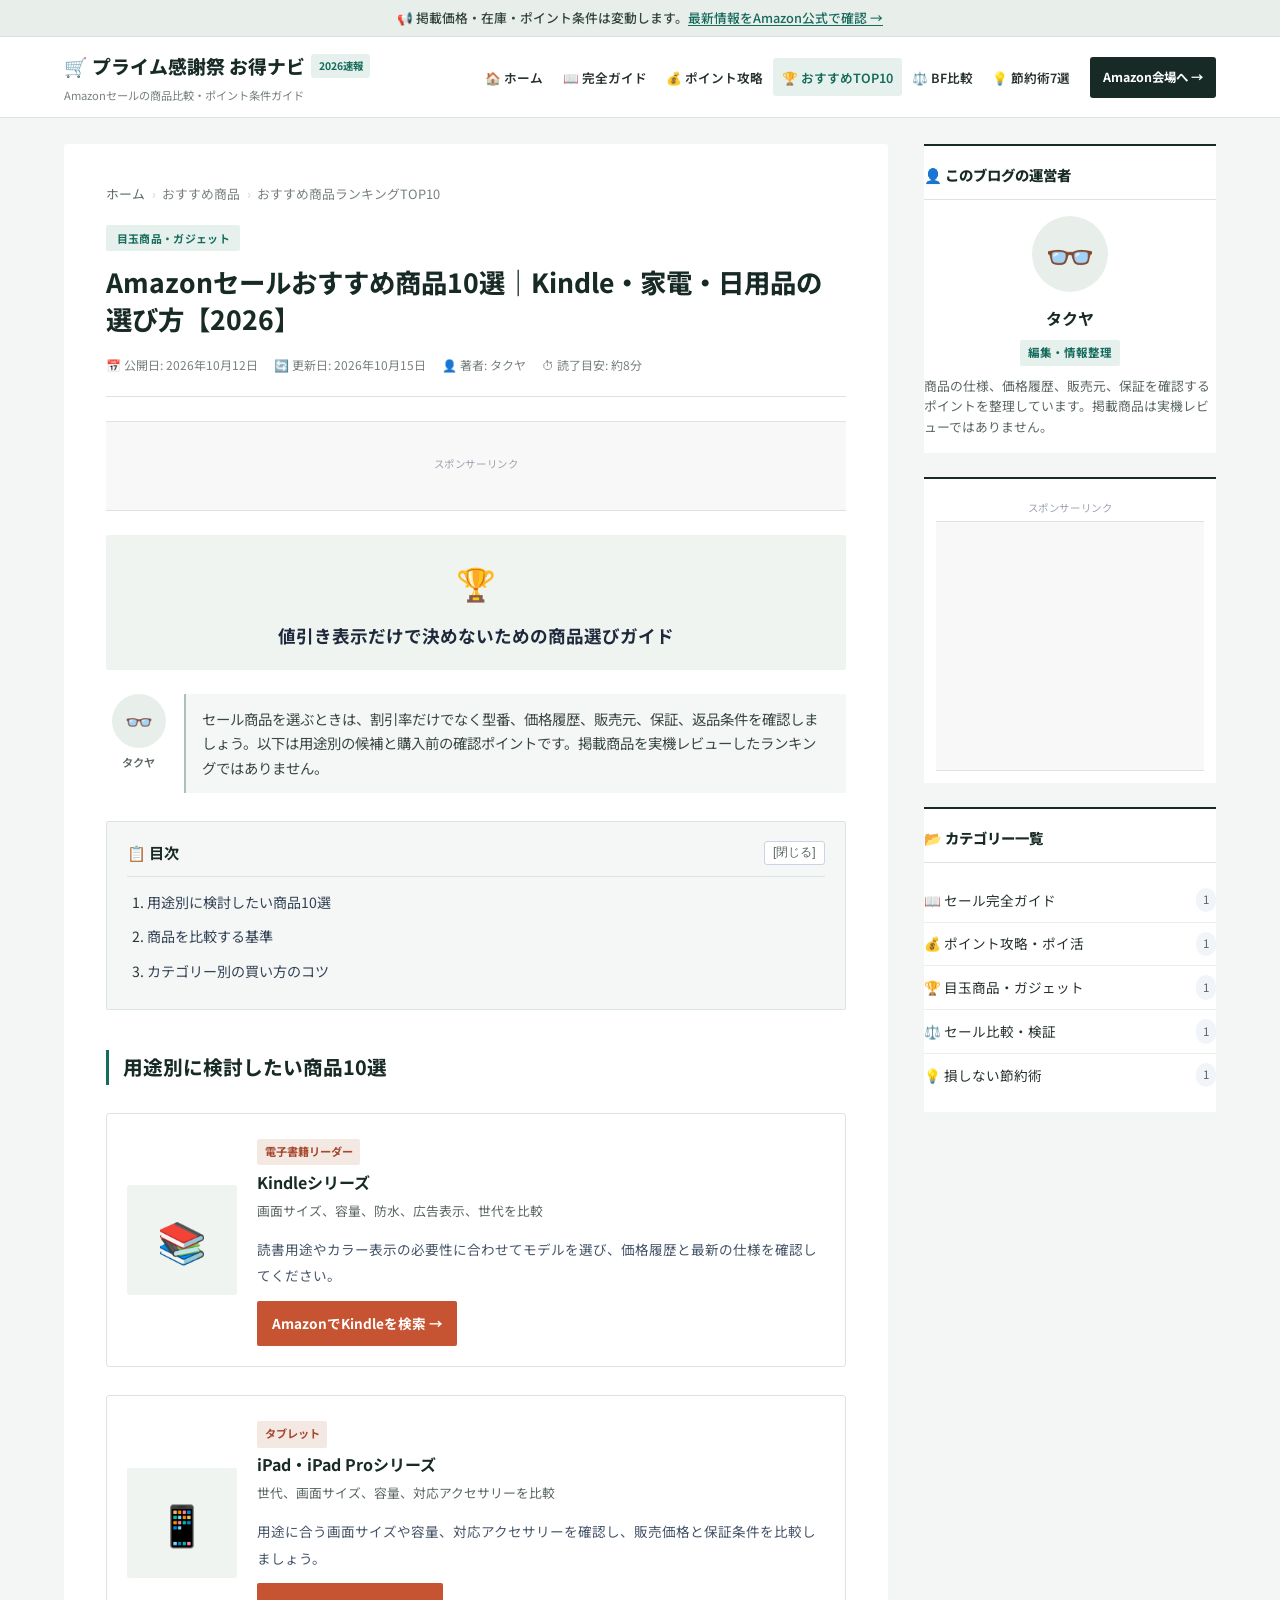
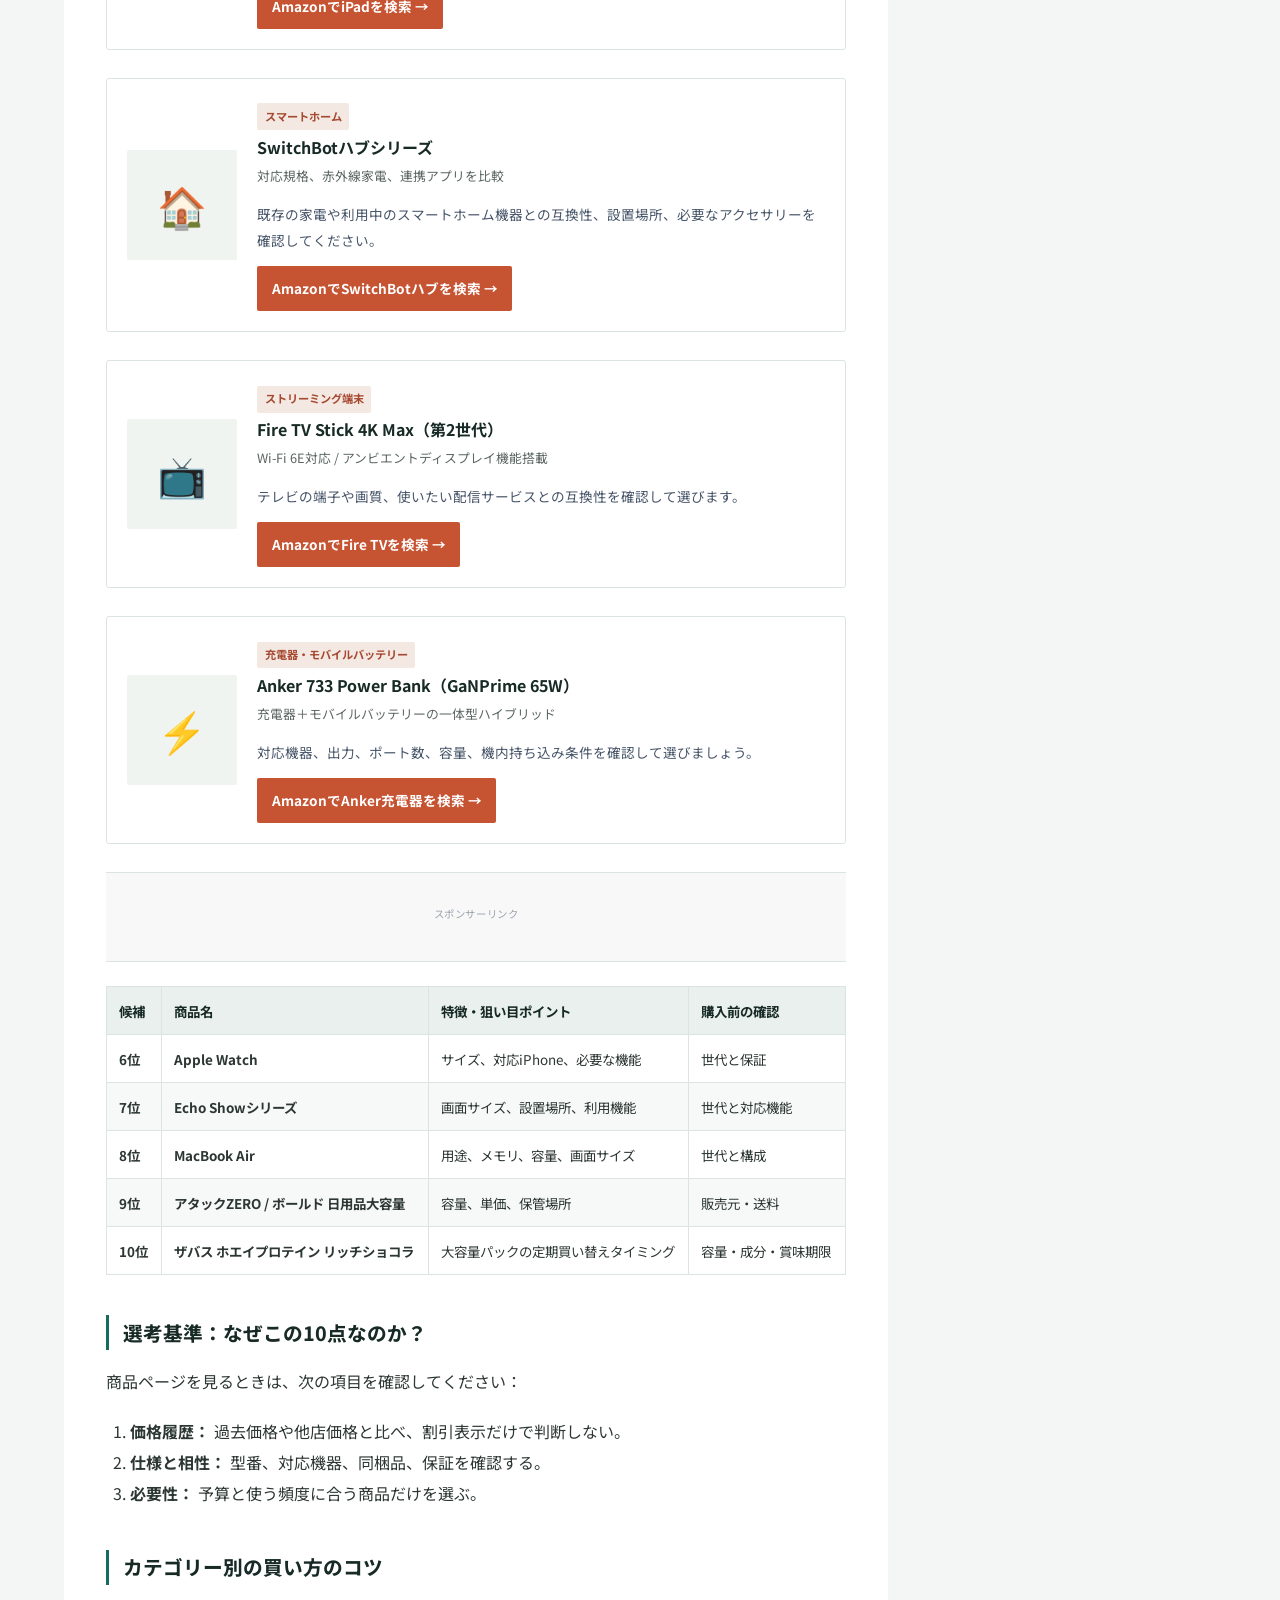
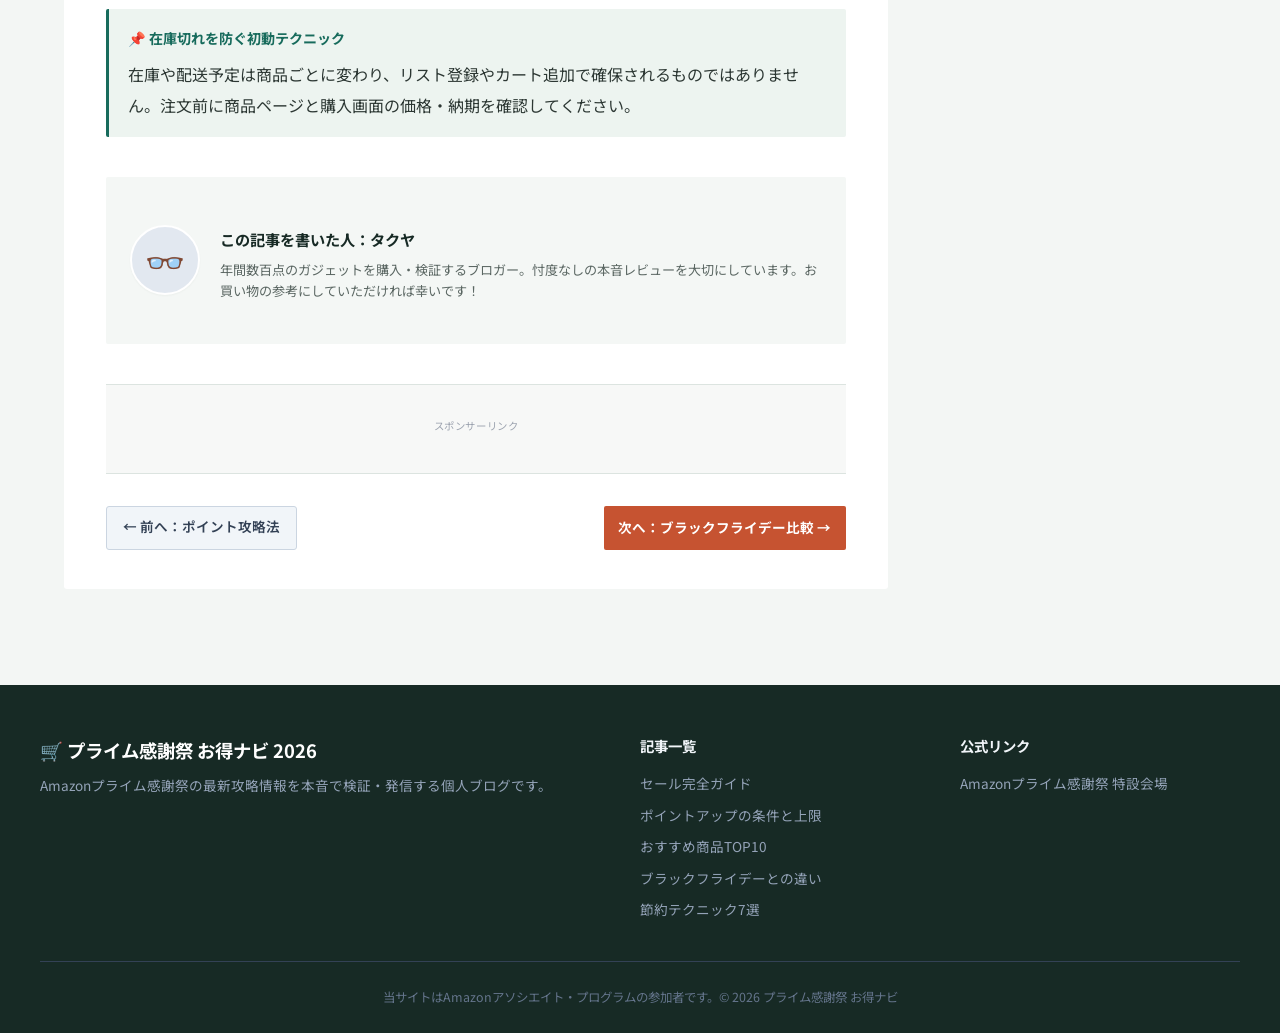
<file: articles/osusumehin-ranking-2026.html>
<!DOCTYPE html>
<html lang="ja">
<head>
  <meta charset="UTF-8" />
  <meta name="viewport" content="width=device-width, initial-scale=1.0" />
  <title>Amazonセールおすすめ商品10選｜Kindle・家電・日用品の選び方【2026】</title>
  <meta name="description" content="Amazonセールで検討したいKindle、Fire TV、Apple製品、スマートホーム、日用品を紹介。価格履歴、型番、販売元、保証を確認して必要な商品を選ぶ方法を解説します。" />
  <meta name="keywords" content="Amazon セール おすすめ商品,Amazon 目玉商品,Kindle セール,Fire TV セール,日用品 まとめ買い" />
  <meta name="robots" content="index, follow" />
  <link rel="canonical" href="https://mm33-code.github.io/amazon-prime-kanshasai.github.io/articles/osusumehin-ranking-2026.html" />

  <meta property="og:type" content="article" />
  <meta property="og:title" content="Amazonセールおすすめ商品10選｜ガジェット・家電・日用品の選び方" />
  <meta property="og:description" content="価格履歴や用途、型番を確認してAmazonセールの商品を選ぶ比較ガイド。" />
  <meta property="og:url" content="https://mm33-code.github.io/amazon-prime-kanshasai.github.io/articles/osusumehin-ranking-2026.html" />
  <meta property="og:site_name" content="プライム感謝祭 お得ナビ" />
  <meta property="og:locale" content="ja_JP" />

  <script type="application/ld+json">
  {
    "@context": "https://schema.org",
    "@type": "Article",
    "headline": "Amazonセールおすすめ商品10選｜Kindle・家電・日用品の選び方【2026】",
    "datePublished": "2026-10-12",
    "dateModified": "2026-10-15",
    "author": {
      "@type": "Person",
      "name": "タクヤ"
    },
    "publisher": {
      "@type": "Organization",
      "name": "プライム感謝祭 お得ナビ"
    },
    "inLanguage": "ja"
  }
  </script>

  <link rel="preconnect" href="https://fonts.googleapis.com" />
  <link rel="preconnect" href="https://fonts.gstatic.com" crossorigin />
  <link href="https://fonts.googleapis.com/css2?family=Noto+Sans+JP:wght@400;500;700;800&family=Inter:wght@400;600;700;800&display=swap" rel="stylesheet" />
  <link rel="stylesheet" href="../css/style.css" />
</head>
<body>
<div id="progress-bar"></div>

<div class="top-notice-bar">
  📢 掲載価格・在庫・ポイント条件は変動します。<a href="https://www.amazon.co.jp/events/primebigdealdays?tag=newseo-22" target="_blank" rel="noopener">最新情報をAmazon公式で確認 →</a>
</div>

<header class="site-header">
  <div class="header-inner">
    <div class="brand-wrapper">
      <a href="../index.html" class="site-logo">
        🛒 プライム感謝祭 お得ナビ <span class="badge-tag">2026速報</span>
      </a>
      <span class="site-tagline">Amazonセールの商品比較・ポイント条件ガイド</span>
    </div>

    <nav class="global-nav">
      <ul class="nav-menu" id="navMenu">
        <li><a href="../index.html">🏠 ホーム</a></li>
        <li><a href="guide-prime-kanshasai-2026.html">📖 完全ガイド</a></li>
        <li><a href="point-up-campaign-guide.html">💰 ポイント攻略</a></li>
        <li><a href="osusumehin-ranking-2026.html" class="active">🏆 おすすめTOP10</a></li>
        <li><a href="blackfriday-vs-kanshasai.html">⚖️ BF比較</a></li>
        <li><a href="setsuyaku-technique.html">💡 節約術7選</a></li>
      </ul>
      <a href="https://www.amazon.co.jp/primeday?tag=newseo-22" target="_blank" rel="noopener" class="header-cta-btn">Amazon会場へ →</a>
      <button class="menu-toggle" id="menuToggle" aria-label="メニューを開く">
        <span></span><span></span><span></span>
      </button>
    </nav>
  </div>
</header>

<div class="page-container">

  <main class="main-column">
    <article class="article-container">

      <!-- Breadcrumbs -->
      <nav class="breadcrumb-wp" aria-label="パンくずリスト">
        <a href="../index.html">ホーム</a>
        <span class="sep">›</span>
        <span>おすすめ商品</span>
        <span class="sep">›</span>
        <span>おすすめ商品ランキングTOP10</span>
      </nav>

      <!-- Post Header -->
      <header class="post-header">
        <span class="post-header-cat">目玉商品・ガジェット</span>
        <h1 class="post-title-single">Amazonセールおすすめ商品10選｜Kindle・家電・日用品の選び方【2026】</h1>
        <div class="post-meta-details">
          <span class="meta-item">📅 公開日: 2026年10月12日</span>
          <span class="meta-item">🔄 更新日: 2026年10月15日</span>
          <span class="meta-item">👤 著者: タクヤ</span>
          <span class="meta-item">⏱ 読了目安: 約8分</span>
        </div>
      </header>

      <!-- Top Banner Adsterra Placement -->
      <div class="adsterra-slot" aria-label="スポンサーリンク">
        <span class="ad-sponsor-label">スポンサーリンク</span>
        <script>
          atOptions = {
            'key' : '3de764fe7bca7c5388fc333f37d5c562',
            'format' : 'iframe',
            'height' : 90,
            'width' : 728,
            'params' : {}
          };
        </script>
        <script src="https://www.highrevenueformat.com/3de764fe7bca7c5388fc333f37d5c562/invoke.js"></script>
      </div>

      <!-- Eyecatch Box -->
      <div class="eyecatch-box">
        🏆
        <div style="font-size:1.1rem;font-weight:700;color:#1e293b;margin-top:0.5rem;">
          値引き表示だけで決めないための商品選びガイド
        </div>
      </div>

      <!-- Article Body -->
      <div class="article-body">

        <!-- Speech Balloon -->
        <div class="fukidashi-wrap">
          <div class="fukidashi-avatar">
            <div class="avatar-circle">👓</div>
            <div class="avatar-name">タクヤ</div>
          </div>
          <div class="fukidashi-balloon">
            <p>セール商品を選ぶときは、割引率だけでなく型番、価格履歴、販売元、保証、返品条件を確認しましょう。以下は用途別の候補と購入前の確認ポイントです。掲載商品を実機レビューしたランキングではありません。</p>
          </div>
        </div>

        <!-- Table of Contents -->
        <div class="toc-wp-box">
          <div class="toc-wp-header">
            <span>📋 目次</span>
            <button class="toc-toggle-btn" id="tocToggle">[閉じる]</button>
          </div>
          <ol class="toc-wp-list" id="tocList">
            <li><a href="#ranking">用途別に検討したい商品10選</a></li>
            <li><a href="#selection-criteria">商品を比較する基準</a></li>
            <li><a href="#shopping-tips">カテゴリー別の買い方のコツ</a></li>
          </ol>
        </div>

        <h2 id="ranking">用途別に検討したい商品10選</h2>

        <!-- Product 1 -->
        <div class="rinker-box">
          <div class="rinker-thumb">📚</div>
          <div class="rinker-info">
            <span class="rinker-badge">電子書籍リーダー</span>
            <div class="rinker-title">Kindleシリーズ</div>
            <div class="rinker-meta">画面サイズ、容量、防水、広告表示、世代を比較</div>
            <p style="font-size:0.85rem;color:#475569;margin-bottom:0.75rem;">
              読書用途やカラー表示の必要性に合わせてモデルを選び、価格履歴と最新の仕様を確認してください。
            </p>
            <div class="rinker-buttons">
              <a href="https://www.amazon.co.jp/s?k=Kindle&tag=newseo-22" target="_blank" rel="noopener" class="btn-amazon-cta">
                AmazonでKindleを検索 →
              </a>
            </div>
          </div>
        </div>

        <!-- Product 2 -->
        <div class="rinker-box">
          <div class="rinker-thumb">📱</div>
          <div class="rinker-info">
            <span class="rinker-badge">タブレット</span>
            <div class="rinker-title">iPad・iPad Proシリーズ</div>
            <div class="rinker-meta">世代、画面サイズ、容量、対応アクセサリーを比較</div>
            <p style="font-size:0.85rem;color:#475569;margin-bottom:0.75rem;">
              用途に合う画面サイズや容量、対応アクセサリーを確認し、販売価格と保証条件を比較しましょう。
            </p>
            <div class="rinker-buttons">
              <a href="https://www.amazon.co.jp/s?k=iPad&tag=newseo-22" target="_blank" rel="noopener" class="btn-amazon-cta">
                AmazonでiPadを検索 →
              </a>
            </div>
          </div>
        </div>

        <!-- Product 3 -->
        <div class="rinker-box">
          <div class="rinker-thumb">🏠</div>
          <div class="rinker-info">
            <span class="rinker-badge">スマートホーム</span>
            <div class="rinker-title">SwitchBotハブシリーズ</div>
            <div class="rinker-meta">対応規格、赤外線家電、連携アプリを比較</div>
            <p style="font-size:0.85rem;color:#475569;margin-bottom:0.75rem;">
              既存の家電や利用中のスマートホーム機器との互換性、設置場所、必要なアクセサリーを確認してください。
            </p>
            <div class="rinker-buttons">
              <a href="https://www.amazon.co.jp/s?k=SwitchBot+%E3%83%8F%E3%83%96&tag=newseo-22" target="_blank" rel="noopener" class="btn-amazon-cta">
                AmazonでSwitchBotハブを検索 →
              </a>
            </div>
          </div>
        </div>

        <!-- Product 4 -->
        <div class="rinker-box">
          <div class="rinker-thumb">📺</div>
          <div class="rinker-info">
            <span class="rinker-badge">ストリーミング端末</span>
            <div class="rinker-title">Fire TV Stick 4K Max（第2世代）</div>
            <div class="rinker-meta">Wi-Fi 6E対応 / アンビエントディスプレイ機能搭載</div>
            <p style="font-size:0.85rem;color:#475569;margin-bottom:0.75rem;">
              テレビの端子や画質、使いたい配信サービスとの互換性を確認して選びます。
            </p>
            <div class="rinker-buttons">
              <a href="https://www.amazon.co.jp/s?k=Fire+TV+Stick&tag=newseo-22" target="_blank" rel="noopener" class="btn-amazon-cta">
                AmazonでFire TVを検索 →
              </a>
            </div>
          </div>
        </div>

        <!-- Product 5 -->
        <div class="rinker-box">
          <div class="rinker-thumb">⚡</div>
          <div class="rinker-info">
            <span class="rinker-badge">充電器・モバイルバッテリー</span>
            <div class="rinker-title">Anker 733 Power Bank（GaNPrime 65W）</div>
            <div class="rinker-meta">充電器＋モバイルバッテリーの一体型ハイブリッド</div>
            <p style="font-size:0.85rem;color:#475569;margin-bottom:0.75rem;">
              対応機器、出力、ポート数、容量、機内持ち込み条件を確認して選びましょう。
            </p>
            <div class="rinker-buttons">
              <a href="https://www.amazon.co.jp/s?k=Anker+%E5%85%85%E9%9B%BB%E5%99%A8&tag=newseo-22" target="_blank" rel="noopener" class="btn-amazon-cta">
                AmazonでAnker充電器を検索 →
              </a>
            </div>
          </div>
        </div>

        <!-- Mid Article Adsterra Placement -->
        <div class="adsterra-slot" aria-label="スポンサーリンク">
          <span class="ad-sponsor-label">スポンサーリンク</span>
          <script async="async" data-cfasync="false" src="https://pl31790577.profitableratecpmnetwork.com/70eeb122fe0d4c78b34f4db51a559798/invoke.js"></script>
          <div id="container-70eeb122fe0d4c78b34f4db51a559798"></div>
        </div>

        <!-- Product 6 to 10 List -->
        <div class="wp-table-wrap">
          <table class="wp-table">
            <thead>
              <tr>
                <th>候補</th>
                <th>商品名</th>
                <th>特徴・狙い目ポイント</th>
                <th>購入前の確認</th>
              </tr>
            </thead>
            <tbody>
              <tr>
                <td><strong>6位</strong></td>
                <td><strong>Apple Watch</strong></td>
                <td>サイズ、対応iPhone、必要な機能</td>
                <td>世代と保証</td>
              </tr>
              <tr>
                <td><strong>7位</strong></td>
                <td><strong>Echo Showシリーズ</strong></td>
                <td>画面サイズ、設置場所、利用機能</td>
                <td>世代と対応機能</td>
              </tr>
              <tr>
                <td><strong>8位</strong></td>
                <td><strong>MacBook Air</strong></td>
                <td>用途、メモリ、容量、画面サイズ</td>
                <td>世代と構成</td>
              </tr>
              <tr>
                <td><strong>9位</strong></td>
                <td><strong>アタックZERO / ボールド 日用品大容量</strong></td>
                <td>容量、単価、保管場所</td>
                <td>販売元・送料</td>
              </tr>
              <tr>
                <td><strong>10位</strong></td>
                <td><strong>ザバス ホエイプロテイン リッチショコラ</strong></td>
                <td>大容量パックの定期買い替えタイミング</td>
                <td>容量・成分・賞味期限</td>
              </tr>
            </tbody>
          </table>
        </div>

        <h2 id="selection-criteria">選考基準：なぜこの10点なのか？</h2>
        <p>商品ページを見るときは、次の項目を確認してください：</p>
        <ol>
          <li><strong>価格履歴：</strong> 過去価格や他店価格と比べ、割引表示だけで判断しない。</li>
          <li><strong>仕様と相性：</strong> 型番、対応機器、同梱品、保証を確認する。</li>
          <li><strong>必要性：</strong> 予算と使う頻度に合う商品だけを選ぶ。</li>
        </ol>

        <h2 id="shopping-tips">カテゴリー別の買い方のコツ</h2>
        <div class="callout-box callout-point">
          <div class="callout-label">📌 在庫切れを防ぐ初動テクニック</div>
          <p>
            在庫や配送予定は商品ごとに変わり、リスト登録やカート追加で確保されるものではありません。注文前に商品ページと購入画面の価格・納期を確認してください。
          </p>
        </div>

        <!-- Author Box -->
        <div class="author-profile-bottom">
          <div class="author-bottom-avatar">👓</div>
          <div class="author-bottom-info">
            <h4>この記事を書いた人：タクヤ</h4>
            <p>年間数百点のガジェットを購入・検証するブロガー。忖度なしの本音レビューを大切にしています。お買い物の参考にしていただければ幸いです！</p>
          </div>
        </div>

      </div>

      <!-- Bottom Banner Adsterra Placement -->
      <div class="adsterra-slot" aria-label="スポンサーリンク" style="margin-top:2.5rem;">
        <span class="ad-sponsor-label">スポンサーリンク</span>
        <script>
          atOptions = {
            'key' : '3de764fe7bca7c5388fc333f37d5c562',
            'format' : 'iframe',
            'height' : 90,
            'width' : 728,
            'params' : {}
          };
        </script>
        <script src="https://www.highrevenueformat.com/3de764fe7bca7c5388fc333f37d5c562/invoke.js"></script>
      </div>

      <!-- Next/Prev Buttons -->
      <div style="display:flex;justify-content:space-between;margin-top:2rem;flex-wrap:wrap;gap:1rem;">
        <a href="point-up-campaign-guide.html" class="btn-sub-cta">← 前へ：ポイント攻略法</a>
        <a href="blackfriday-vs-kanshasai.html" class="btn-amazon-cta">次へ：ブラックフライデー比較 →</a>
      </div>

    </article>
  </main>

  <!-- Right Sidebar Column -->
  <aside class="sidebar-column">
    <div class="sidebar-widget">
      <div class="widget-title">👤 このブログの運営者</div>
      <div class="author-widget-body">
        <div class="author-widget-avatar">👓</div>
        <div class="author-widget-name">タクヤ</div>
        <span class="author-widget-badge">編集・情報整理</span>
        <p class="author-widget-desc">
          商品の仕様、価格履歴、販売元、保証を確認するポイントを整理しています。掲載商品は実機レビューではありません。
        </p>
      </div>
    </div>

    <div class="sidebar-widget" style="padding:0.75rem;text-align:center;">
      <span class="ad-sponsor-label">スポンサーリンク</span>
      <div class="adsterra-slot adsterra-sidebar" style="margin:0;min-height:250px;">
        <script>
          atOptions = {
            'key' : 'ff67e2f20516701193907a5b7dd4b596',
            'format' : 'iframe',
            'height' : 250,
            'width' : 300,
            'params' : {}
          };
        </script>
        <script src="https://www.highrevenueformat.com/ff67e2f20516701193907a5b7dd4b596/invoke.js"></script>
      </div>
    </div>

    <div class="sidebar-widget">
      <div class="widget-title">📂 カテゴリー一覧</div>
      <ul class="category-widget-list">
        <li><a href="guide-prime-kanshasai-2026.html"><span>📖 セール完全ガイド</span><span class="cat-count">1</span></a></li>
        <li><a href="point-up-campaign-guide.html"><span>💰 ポイント攻略・ポイ活</span><span class="cat-count">1</span></a></li>
        <li><a href="osusumehin-ranking-2026.html"><span>🏆 目玉商品・ガジェット</span><span class="cat-count">1</span></a></li>
        <li><a href="blackfriday-vs-kanshasai.html"><span>⚖️ セール比較・検証</span><span class="cat-count">1</span></a></li>
        <li><a href="setsuyaku-technique.html"><span>💡 損しない節約術</span><span class="cat-count">1</span></a></li>
      </ul>
    </div>
  </aside>

</div>

<footer class="site-footer">
  <div class="footer-inner">
    <div class="footer-brand">
      <h3>🛒 プライム感謝祭 お得ナビ 2026</h3>
      <p>Amazonプライム感謝祭の最新攻略情報を本音で検証・発信する個人ブログです。</p>
    </div>
    <div class="footer-nav-col">
      <h4>記事一覧</h4>
      <ul>
        <li><a href="guide-prime-kanshasai-2026.html">セール完全ガイド</a></li>
        <li><a href="point-up-campaign-guide.html">ポイントアップの条件と上限</a></li>
        <li><a href="osusumehin-ranking-2026.html">おすすめ商品TOP10</a></li>
        <li><a href="blackfriday-vs-kanshasai.html">ブラックフライデーとの違い</a></li>
        <li><a href="setsuyaku-technique.html">節約テクニック7選</a></li>
      </ul>
    </div>
    <div class="footer-nav-col">
      <h4>公式リンク</h4>
      <ul>
        <li><a href="https://www.amazon.co.jp/primeday?tag=newseo-22" target="_blank" rel="noopener">Amazonプライム感謝祭 特設会場</a></li>
      </ul>
    </div>
  </div>
  <div class="footer-bottom">
    <p>当サイトはAmazonアソシエイト・プログラムの参加者です。&copy; 2026 プライム感謝祭 お得ナビ</p>
  </div>
</footer>

<script src="../js/main.js" defer></script>
</body>
</html>
</file>
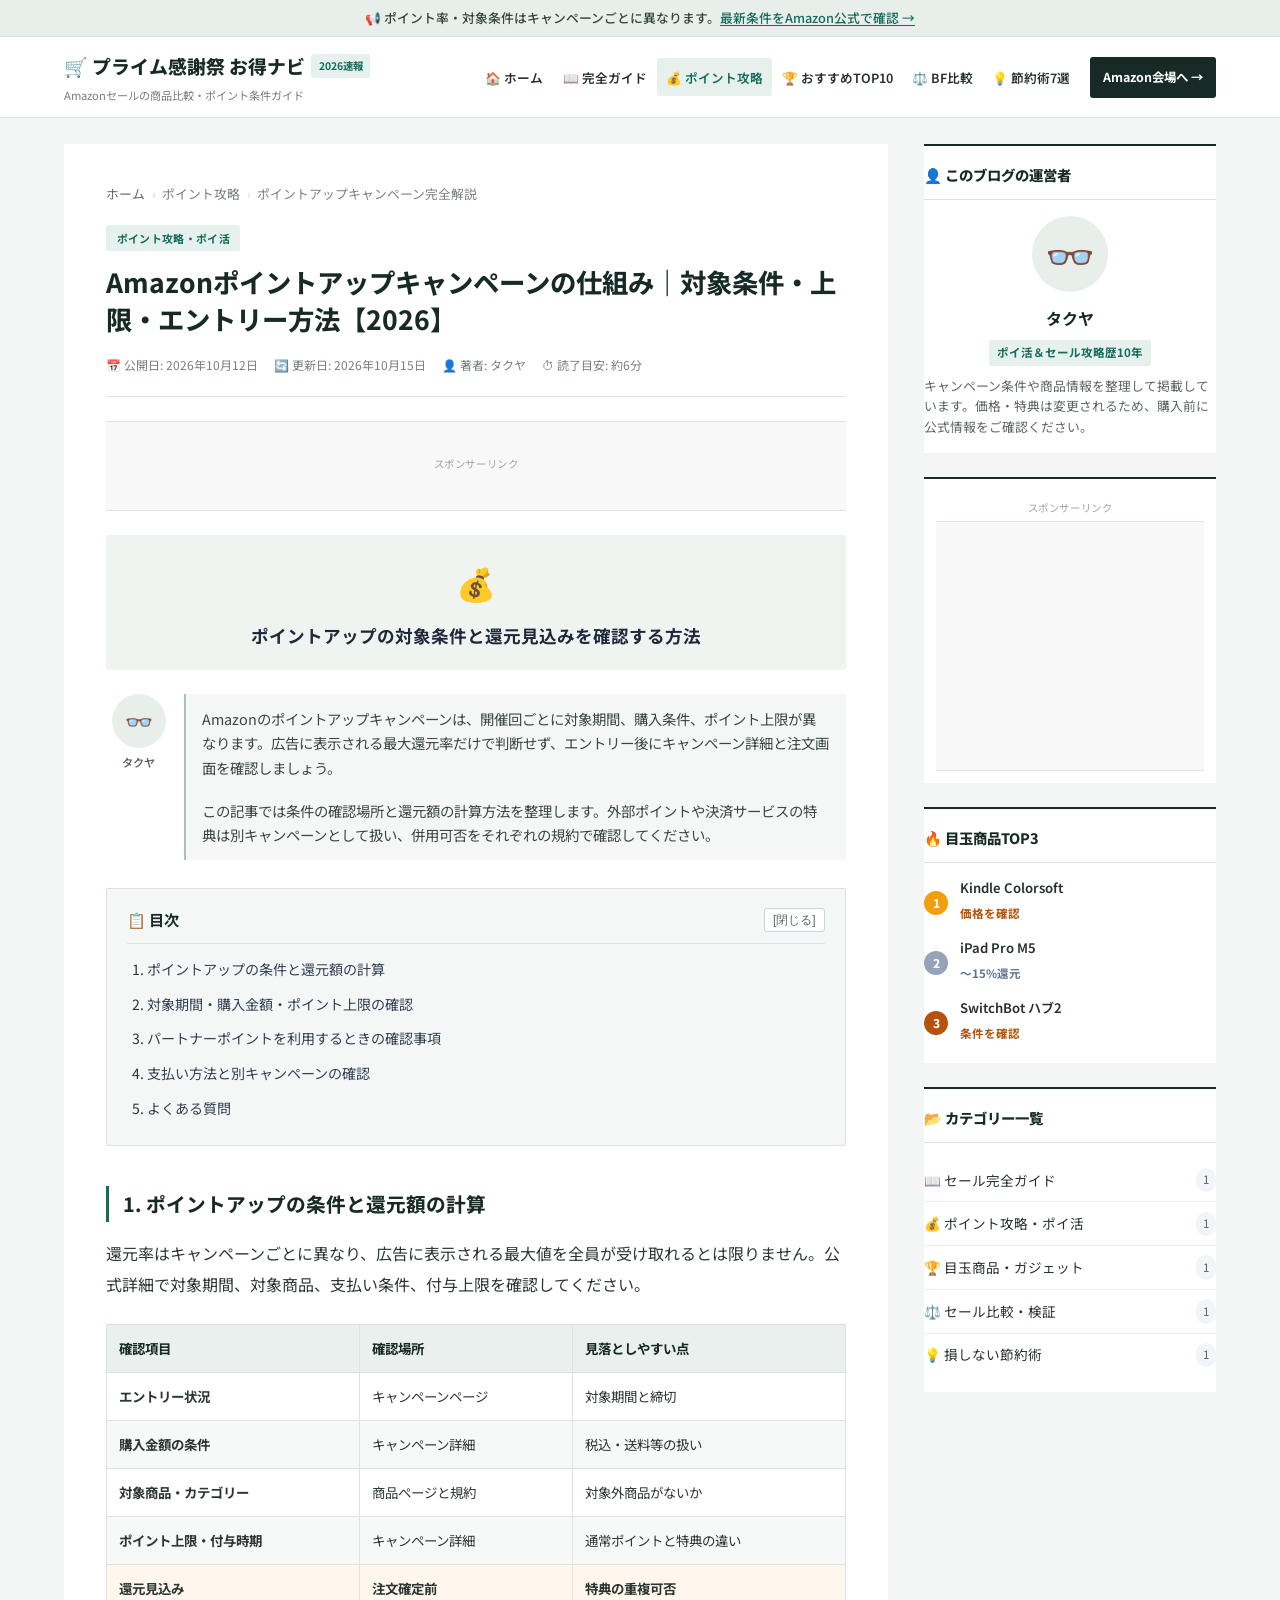
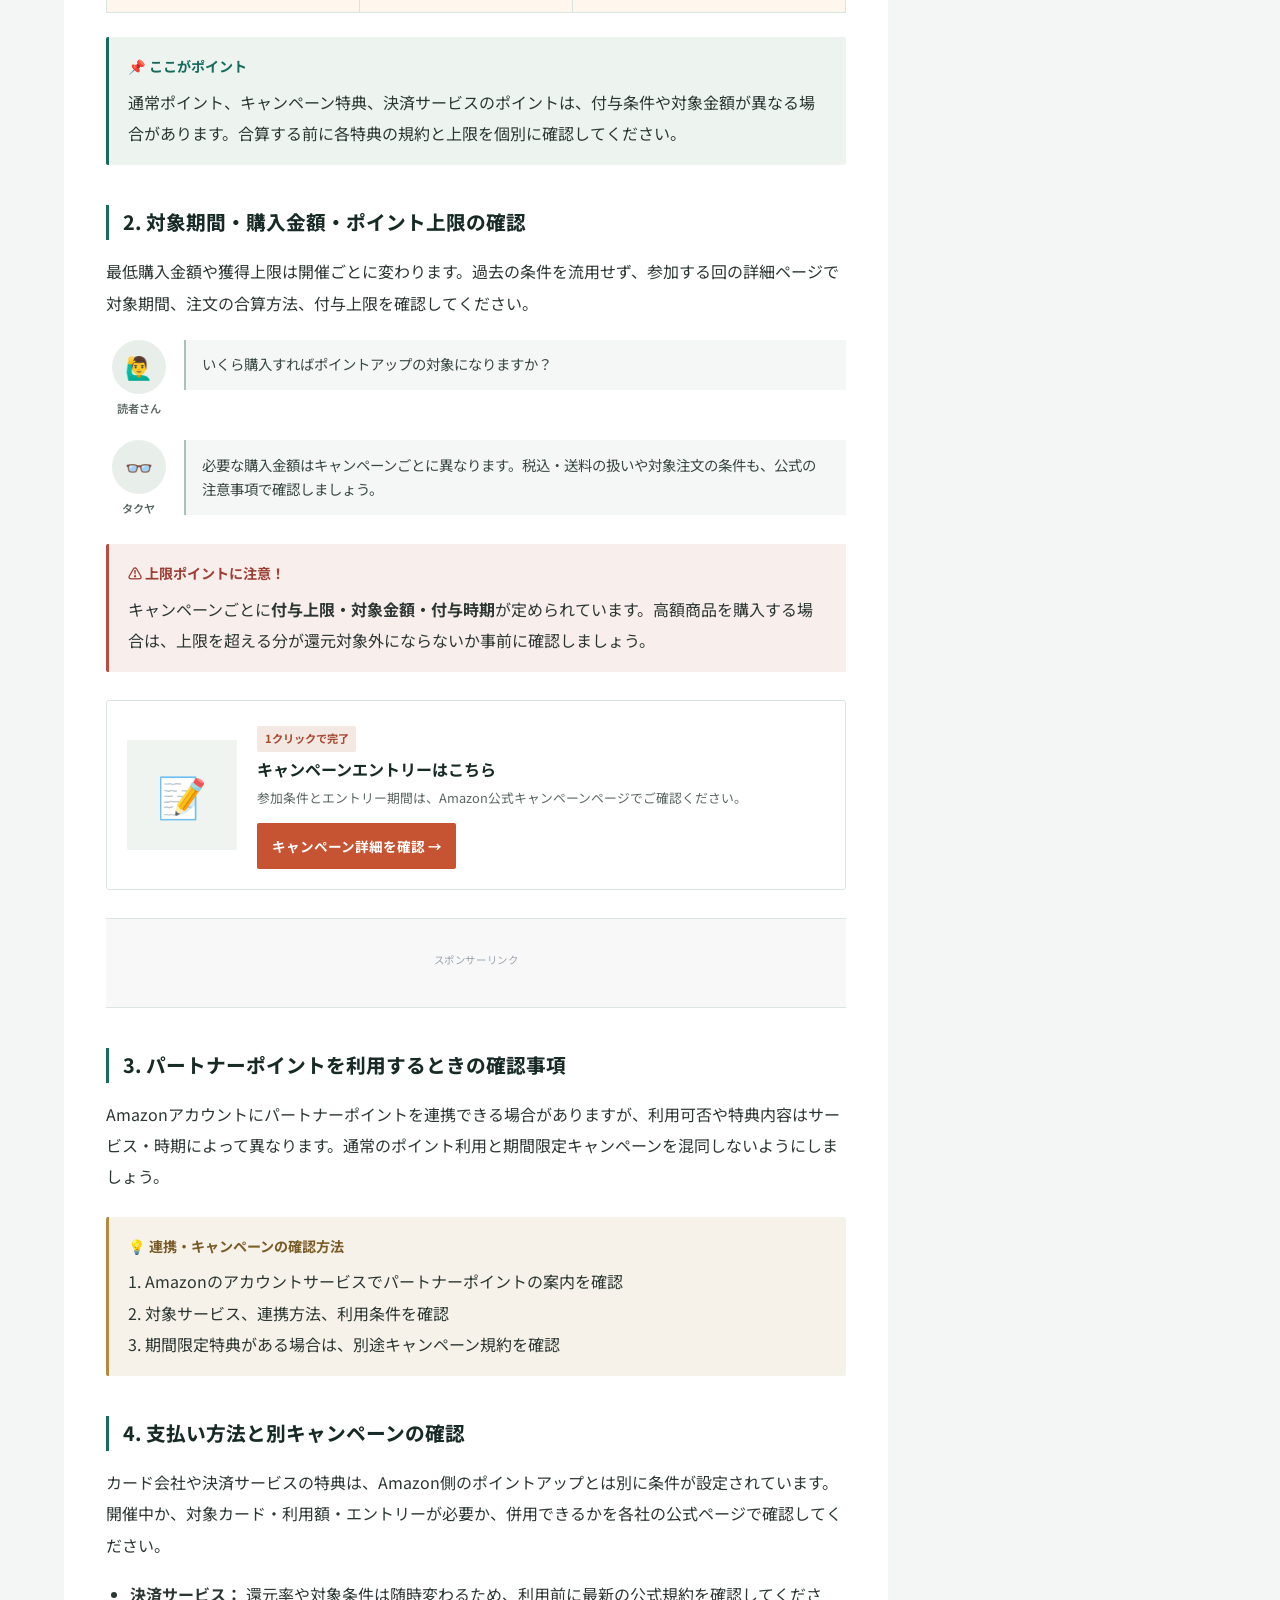
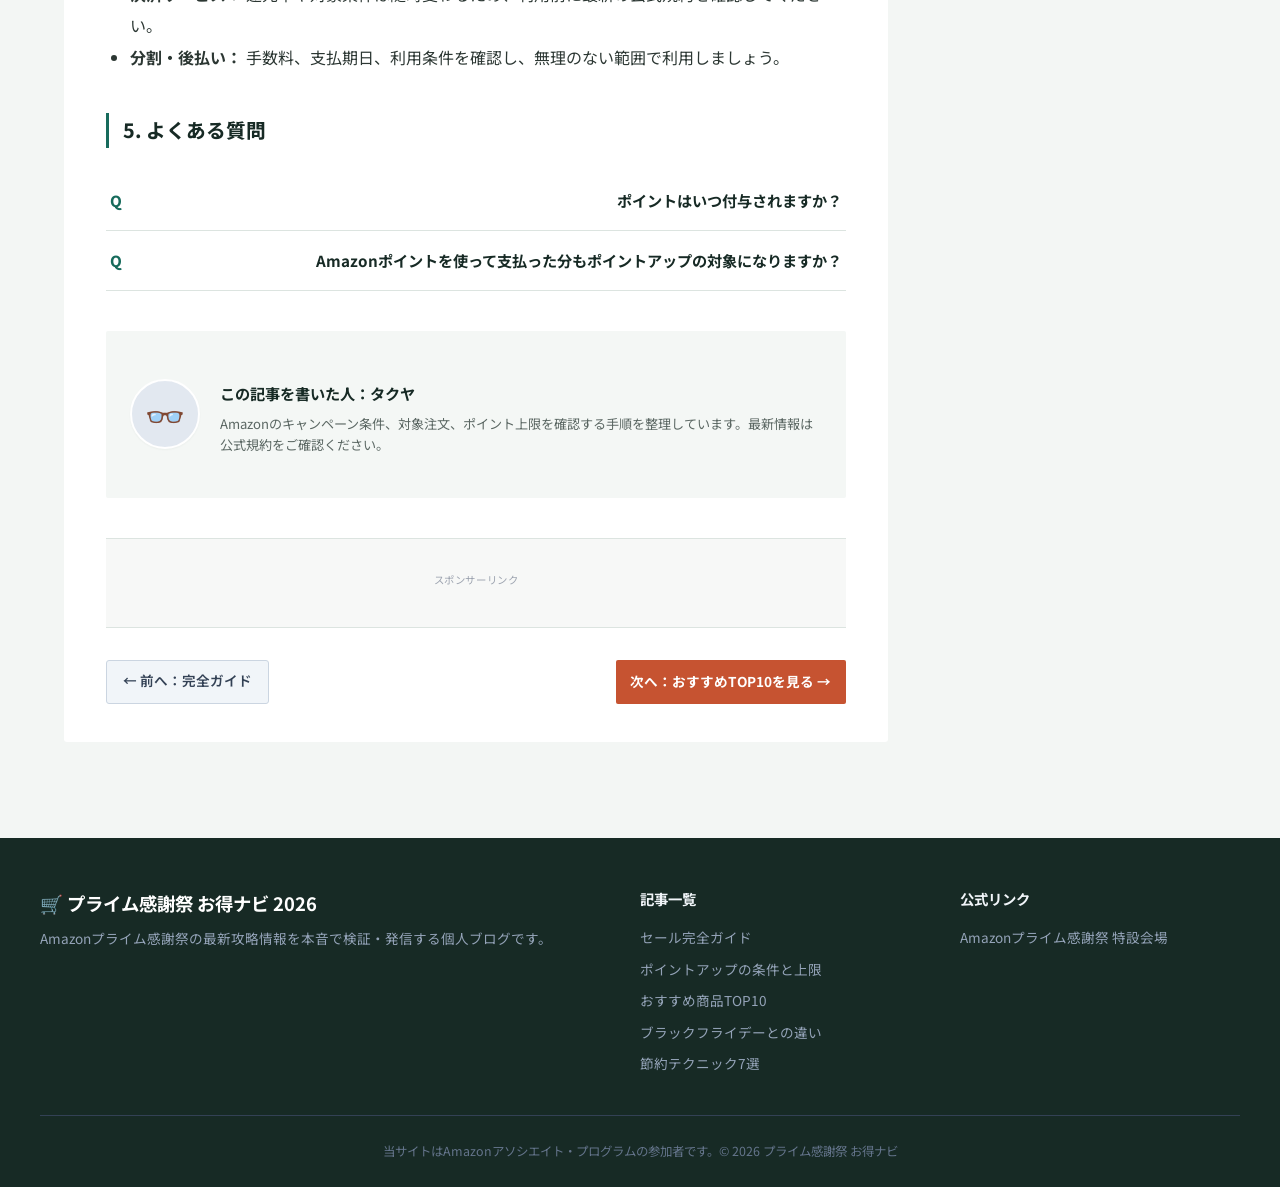
<file: articles/point-up-campaign-guide.html>
<!DOCTYPE html>
<html lang="ja">
<head>
  <meta charset="UTF-8" />
  <meta name="viewport" content="width=device-width, initial-scale=1.0" />
  <title>Amazonポイントアップキャンペーンの仕組み｜対象条件・上限・エントリー方法【2026】</title>
  <meta name="description" content="Amazonポイントアップキャンペーンの参加方法を解説。エントリー、対象注文、購入金額、還元率、ポイント上限の確認場所を整理し、開催ごとに異なる条件を公式ページで確認する手順を紹介します。" />
  <meta name="keywords" content="Amazon ポイントアップキャンペーン,Amazon ポイントアップ 条件,Amazon ポイント 上限,ポイントアップ エントリー方法" />
  <meta name="robots" content="index, follow" />
  <link rel="canonical" href="https://mm33-code.github.io/amazon-prime-kanshasai.github.io/articles/point-up-campaign-guide.html" />

  <meta property="og:type" content="article" />
  <meta property="og:title" content="Amazonポイントアップキャンペーンの仕組み｜対象条件・上限・エントリー方法" />
  <meta property="og:description" content="エントリー、対象商品、購入金額、還元率、上限ポイントを公式条件で確認する手順。" />
  <meta property="og:url" content="https://mm33-code.github.io/amazon-prime-kanshasai.github.io/articles/point-up-campaign-guide.html" />
  <meta property="og:site_name" content="プライム感謝祭 お得ナビ" />
  <meta property="og:locale" content="ja_JP" />

  <script type="application/ld+json">
  {
    "@context": "https://schema.org",
    "@type": "Article",
    "headline": "Amazonポイントアップキャンペーンの仕組み｜対象条件・上限・エントリー方法【2026】",
    "datePublished": "2026-10-12",
    "dateModified": "2026-10-15",
    "author": {
      "@type": "Person",
      "name": "タクヤ"
    },
    "publisher": {
      "@type": "Organization",
      "name": "プライム感謝祭 お得ナビ"
    },
    "inLanguage": "ja"
  }
  </script>

  <link rel="preconnect" href="https://fonts.googleapis.com" />
  <link rel="preconnect" href="https://fonts.gstatic.com" crossorigin />
  <link href="https://fonts.googleapis.com/css2?family=Noto+Sans+JP:wght@400;500;700;800&family=Inter:wght@400;600;700;800&display=swap" rel="stylesheet" />
  <link rel="stylesheet" href="../css/style.css" />
</head>
<body>
<div id="progress-bar"></div>

<div class="top-notice-bar">
  📢 ポイント率・対象条件はキャンペーンごとに異なります。<a href="https://www.amazon.co.jp/events/pointupcampaign?tag=newseo-22" target="_blank" rel="noopener">最新条件をAmazon公式で確認 →</a>
</div>

<header class="site-header">
  <div class="header-inner">
    <div class="brand-wrapper">
      <a href="../index.html" class="site-logo">
        🛒 プライム感謝祭 お得ナビ <span class="badge-tag">2026速報</span>
      </a>
      <span class="site-tagline">Amazonセールの商品比較・ポイント条件ガイド</span>
    </div>

    <nav class="global-nav">
      <ul class="nav-menu" id="navMenu">
        <li><a href="../index.html">🏠 ホーム</a></li>
        <li><a href="guide-prime-kanshasai-2026.html">📖 完全ガイド</a></li>
        <li><a href="point-up-campaign-guide.html" class="active">💰 ポイント攻略</a></li>
        <li><a href="osusumehin-ranking-2026.html">🏆 おすすめTOP10</a></li>
        <li><a href="blackfriday-vs-kanshasai.html">⚖️ BF比較</a></li>
        <li><a href="setsuyaku-technique.html">💡 節約術7選</a></li>
      </ul>
      <a href="https://www.amazon.co.jp/primeday?tag=newseo-22" target="_blank" rel="noopener" class="header-cta-btn">Amazon会場へ →</a>
      <button class="menu-toggle" id="menuToggle" aria-label="メニューを開く">
        <span></span><span></span><span></span>
      </button>
    </nav>
  </div>
</header>

<div class="page-container">

  <main class="main-column">
    <article class="article-container">

      <!-- Breadcrumbs -->
      <nav class="breadcrumb-wp" aria-label="パンくずリスト">
        <a href="../index.html">ホーム</a>
        <span class="sep">›</span>
        <span>ポイント攻略</span>
        <span class="sep">›</span>
        <span>ポイントアップキャンペーン完全解説</span>
      </nav>

      <!-- Post Header -->
      <header class="post-header">
        <span class="post-header-cat">ポイント攻略・ポイ活</span>
        <h1 class="post-title-single">Amazonポイントアップキャンペーンの仕組み｜対象条件・上限・エントリー方法【2026】</h1>
        <div class="post-meta-details">
          <span class="meta-item">📅 公開日: 2026年10月12日</span>
          <span class="meta-item">🔄 更新日: 2026年10月15日</span>
          <span class="meta-item">👤 著者: タクヤ</span>
          <span class="meta-item">⏱ 読了目安: 約6分</span>
        </div>
      </header>

      <!-- Top Banner Adsterra Placement -->
      <div class="adsterra-slot" aria-label="スポンサーリンク">
        <span class="ad-sponsor-label">スポンサーリンク</span>
        <script>
          atOptions = {
            'key' : '3de764fe7bca7c5388fc333f37d5c562',
            'format' : 'iframe',
            'height' : 90,
            'width' : 728,
            'params' : {}
          };
        </script>
        <script src="https://www.highrevenueformat.com/3de764fe7bca7c5388fc333f37d5c562/invoke.js"></script>
      </div>

      <!-- Eyecatch Box -->
      <div class="eyecatch-box">
        💰
        <div style="font-size:1.1rem;font-weight:700;color:#1e293b;margin-top:0.5rem;">
          ポイントアップの対象条件と還元見込みを確認する方法
        </div>
      </div>

      <!-- Article Body -->
      <div class="article-body">

        <!-- Speech Balloon -->
        <div class="fukidashi-wrap">
          <div class="fukidashi-avatar">
            <div class="avatar-circle">👓</div>
            <div class="avatar-name">タクヤ</div>
          </div>
          <div class="fukidashi-balloon">
            <p>Amazonのポイントアップキャンペーンは、開催回ごとに対象期間、購入条件、ポイント上限が異なります。広告に表示される最大還元率だけで判断せず、エントリー後にキャンペーン詳細と注文画面を確認しましょう。</p>
            <p>この記事では条件の確認場所と還元額の計算方法を整理します。外部ポイントや決済サービスの特典は別キャンペーンとして扱い、併用可否をそれぞれの規約で確認してください。</p>
          </div>
        </div>

        <!-- Table of Contents -->
        <div class="toc-wp-box">
          <div class="toc-wp-header">
            <span>📋 目次</span>
            <button class="toc-toggle-btn" id="tocToggle">[閉じる]</button>
          </div>
          <ol class="toc-wp-list" id="tocList">
            <li><a href="#how-it-works">ポイントアップの条件と還元額の計算</a></li>
            <li><a href="#entry-requirement">対象期間・購入金額・ポイント上限の確認</a></li>
            <li><a href="#dpoint">パートナーポイントを利用するときの確認事項</a></li>
            <li><a href="#payment-methods">支払い方法と別キャンペーンの確認</a></li>
            <li><a href="#faq">よくある質問</a></li>
          </ol>
        </div>

        <h2 id="how-it-works">1. ポイントアップの条件と還元額の計算</h2>
        <p>還元率はキャンペーンごとに異なり、広告に表示される最大値を全員が受け取れるとは限りません。公式詳細で対象期間、対象商品、支払い条件、付与上限を確認してください。</p>

        <div class="wp-table-wrap">
          <table class="wp-table">
            <thead>
              <tr>
                <th>確認項目</th>
                <th>確認場所</th>
                <th>見落としやすい点</th>
              </tr>
            </thead>
            <tbody>
              <tr>
                <td><strong>エントリー状況</strong></td>
                <td>キャンペーンページ</td>
                <td>対象期間と締切</td>
              </tr>
              <tr>
                <td><strong>購入金額の条件</strong></td>
                <td>キャンペーン詳細</td>
                <td>税込・送料等の扱い</td>
              </tr>
              <tr>
                <td><strong>対象商品・カテゴリー</strong></td>
                <td>商品ページと規約</td>
                <td>対象外商品がないか</td>
              </tr>
              <tr>
                <td><strong>ポイント上限・付与時期</strong></td>
                <td>キャンペーン詳細</td>
                <td>通常ポイントと特典の違い</td>
              </tr>
              <tr style="background:#fff7ed;font-weight:700;">
                <td>還元見込み</td>
                <td>注文確定前</td>
                <td>特典の重複可否</td>
              </tr>
            </tbody>
          </table>
        </div>

        <div class="callout-box callout-point">
          <div class="callout-label">📌 ここがポイント</div>
          <p>通常ポイント、キャンペーン特典、決済サービスのポイントは、付与条件や対象金額が異なる場合があります。合算する前に各特典の規約と上限を個別に確認してください。</p>
        </div>

        <h2 id="entry-requirement">2. 対象期間・購入金額・ポイント上限の確認</h2>
        <p>最低購入金額や獲得上限は開催ごとに変わります。過去の条件を流用せず、参加する回の詳細ページで対象期間、注文の合算方法、付与上限を確認してください。</p>

        <div class="fukidashi-wrap">
          <div class="fukidashi-avatar">
            <div class="avatar-circle">🙋‍♂️</div>
            <div class="avatar-name">読者さん</div>
          </div>
          <div class="fukidashi-balloon">
            <p>いくら購入すればポイントアップの対象になりますか？</p>
          </div>
        </div>

        <div class="fukidashi-wrap">
          <div class="fukidashi-avatar">
            <div class="avatar-circle">👓</div>
            <div class="avatar-name">タクヤ</div>
          </div>
          <div class="fukidashi-balloon">
            <p>必要な購入金額はキャンペーンごとに異なります。税込・送料の扱いや対象注文の条件も、公式の注意事項で確認しましょう。</p>
          </div>
        </div>

        <!-- SWELL Alert Box -->
        <div class="callout-box callout-alert">
          <div class="callout-label">⚠️ 上限ポイントに注意！</div>
          <p>
            キャンペーンごとに<strong>付与上限・対象金額・付与時期</strong>が定められています。高額商品を購入する場合は、上限を超える分が還元対象外にならないか事前に確認しましょう。
          </p>
        </div>

        <!-- Rinker Style Box -->
        <div class="rinker-box">
          <div class="rinker-thumb">📝</div>
          <div class="rinker-info">
            <span class="rinker-badge">1クリックで完了</span>
            <div class="rinker-title">キャンペーンエントリーはこちら</div>
            <div class="rinker-meta">参加条件とエントリー期間は、Amazon公式キャンペーンページでご確認ください。</div>
            <div class="rinker-buttons">
              <a href="https://www.amazon.co.jp/primeday?tag=newseo-22" target="_blank" rel="noopener" class="btn-amazon-cta">
                キャンペーン詳細を確認 →
              </a>
            </div>
          </div>
        </div>

        <!-- Mid Article Adsterra Placement -->
        <div class="adsterra-slot" aria-label="スポンサーリンク">
          <span class="ad-sponsor-label">スポンサーリンク</span>
          <script async="async" data-cfasync="false" src="https://pl31790577.profitableratecpmnetwork.com/70eeb122fe0d4c78b34f4db51a559798/invoke.js"></script>
          <div id="container-70eeb122fe0d4c78b34f4db51a559798"></div>
        </div>

        <h2 id="dpoint">3. パートナーポイントを利用するときの確認事項</h2>
        <p>Amazonアカウントにパートナーポイントを連携できる場合がありますが、利用可否や特典内容はサービス・時期によって異なります。通常のポイント利用と期間限定キャンペーンを混同しないようにしましょう。</p>

        <div class="callout-box callout-memo">
          <div class="callout-label">💡 連携・キャンペーンの確認方法</div>
          <p>
            1. Amazonのアカウントサービスでパートナーポイントの案内を確認<br>
            2. 対象サービス、連携方法、利用条件を確認<br>
            3. 期間限定特典がある場合は、別途キャンペーン規約を確認
          </p>
        </div>

        <h2 id="payment-methods">4. 支払い方法と別キャンペーンの確認</h2>
        <p>カード会社や決済サービスの特典は、Amazon側のポイントアップとは別に条件が設定されています。開催中か、対象カード・利用額・エントリーが必要か、併用できるかを各社の公式ページで確認してください。</p>
        <ul>
          <li><strong>決済サービス：</strong> 還元率や対象条件は随時変わるため、利用前に最新の公式規約を確認してください。</li>
          <li><strong>分割・後払い：</strong> 手数料、支払期日、利用条件を確認し、無理のない範囲で利用しましょう。</li>
        </ul>

        <h2 id="faq">5. よくある質問</h2>
        <div class="wp-faq-list">
          <div class="wp-faq-item">
            <div class="wp-faq-q">ポイントはいつ付与されますか？</div>
            <div class="wp-faq-a">付与時期はキャンペーンごとに異なります。参加した回の規約とAmazonアカウントのポイント履歴をご確認ください。</div>
          </div>
          <div class="wp-faq-item">
            <div class="wp-faq-q">Amazonポイントを使って支払った分もポイントアップの対象になりますか？</div>
            <div class="wp-faq-a">ポイントやギフトカード残高の利用分が対象金額に含まれるかは、キャンペーンごとの規約をご確認ください。</div>
          </div>
        </div>

        <!-- Author Box -->
        <div class="author-profile-bottom">
          <div class="author-bottom-avatar">👓</div>
          <div class="author-bottom-info">
            <h4>この記事を書いた人：タクヤ</h4>
            <p>Amazonのキャンペーン条件、対象注文、ポイント上限を確認する手順を整理しています。最新情報は公式規約をご確認ください。</p>
          </div>
        </div>

      </div>

      <!-- Bottom Banner Adsterra Placement -->
      <div class="adsterra-slot" aria-label="スポンサーリンク" style="margin-top:2.5rem;">
        <span class="ad-sponsor-label">スポンサーリンク</span>
        <script>
          atOptions = {
            'key' : '3de764fe7bca7c5388fc333f37d5c562',
            'format' : 'iframe',
            'height' : 90,
            'width' : 728,
            'params' : {}
          };
        </script>
        <script src="https://www.highrevenueformat.com/3de764fe7bca7c5388fc333f37d5c562/invoke.js"></script>
      </div>

      <!-- Next/Prev Buttons -->
      <div style="display:flex;justify-content:space-between;margin-top:2rem;flex-wrap:wrap;gap:1rem;">
        <a href="guide-prime-kanshasai-2026.html" class="btn-sub-cta">← 前へ：完全ガイド</a>
        <a href="osusumehin-ranking-2026.html" class="btn-amazon-cta">次へ：おすすめTOP10を見る →</a>
      </div>

    </article>
  </main>

  <!-- Right Sidebar Column -->
  <aside class="sidebar-column">
    <div class="sidebar-widget">
      <div class="widget-title">👤 このブログの運営者</div>
      <div class="author-widget-body">
        <div class="author-widget-avatar">👓</div>
        <div class="author-widget-name">タクヤ</div>
        <span class="author-widget-badge">ポイ活＆セール攻略歴10年</span>
        <p class="author-widget-desc">
          キャンペーン条件や商品情報を整理して掲載しています。価格・特典は変更されるため、購入前に公式情報をご確認ください。
        </p>
      </div>
    </div>

    <div class="sidebar-widget" style="padding:0.75rem;text-align:center;">
      <span class="ad-sponsor-label">スポンサーリンク</span>
      <div class="adsterra-slot adsterra-sidebar" style="margin:0;min-height:250px;">
        <script>
          atOptions = {
            'key' : 'ff67e2f20516701193907a5b7dd4b596',
            'format' : 'iframe',
            'height' : 250,
            'width' : 300,
            'params' : {}
          };
        </script>
        <script src="https://www.highrevenueformat.com/ff67e2f20516701193907a5b7dd4b596/invoke.js"></script>
      </div>
    </div>

    <div class="sidebar-widget">
      <div class="widget-title">🔥 目玉商品TOP3</div>
      <ul class="ranking-widget-list">
        <li>
          <a href="osusumehin-ranking-2026.html#ranking" class="ranking-widget-item">
            <span class="ranking-badge-num rank-gold">1</span>
            <div>
              <div class="ranking-item-title">Kindle Colorsoft</div>
              <span style="font-size:0.72rem;color:#b45309;font-weight:700;">価格を確認</span>
            </div>
          </a>
        </li>
        <li>
          <a href="osusumehin-ranking-2026.html#ranking" class="ranking-widget-item">
            <span class="ranking-badge-num rank-silver">2</span>
            <div>
              <div class="ranking-item-title">iPad Pro M5</div>
              <span style="font-size:0.72rem;color:#64748b;font-weight:700;">〜15%還元</span>
            </div>
          </a>
        </li>
        <li>
          <a href="osusumehin-ranking-2026.html#ranking" class="ranking-widget-item">
            <span class="ranking-badge-num rank-bronze">3</span>
            <div>
              <div class="ranking-item-title">SwitchBot ハブ2</div>
              <span style="font-size:0.72rem;color:#b45309;font-weight:700;">条件を確認</span>
            </div>
          </a>
        </li>
      </ul>
    </div>

    <div class="sidebar-widget">
      <div class="widget-title">📂 カテゴリー一覧</div>
      <ul class="category-widget-list">
        <li><a href="guide-prime-kanshasai-2026.html"><span>📖 セール完全ガイド</span><span class="cat-count">1</span></a></li>
        <li><a href="point-up-campaign-guide.html"><span>💰 ポイント攻略・ポイ活</span><span class="cat-count">1</span></a></li>
        <li><a href="osusumehin-ranking-2026.html"><span>🏆 目玉商品・ガジェット</span><span class="cat-count">1</span></a></li>
        <li><a href="blackfriday-vs-kanshasai.html"><span>⚖️ セール比較・検証</span><span class="cat-count">1</span></a></li>
        <li><a href="setsuyaku-technique.html"><span>💡 損しない節約術</span><span class="cat-count">1</span></a></li>
      </ul>
    </div>
  </aside>

</div>

<footer class="site-footer">
  <div class="footer-inner">
    <div class="footer-brand">
      <h3>🛒 プライム感謝祭 お得ナビ 2026</h3>
      <p>Amazonプライム感謝祭の最新攻略情報を本音で検証・発信する個人ブログです。</p>
    </div>
    <div class="footer-nav-col">
      <h4>記事一覧</h4>
      <ul>
        <li><a href="guide-prime-kanshasai-2026.html">セール完全ガイド</a></li>
        <li><a href="point-up-campaign-guide.html">ポイントアップの条件と上限</a></li>
        <li><a href="osusumehin-ranking-2026.html">おすすめ商品TOP10</a></li>
        <li><a href="blackfriday-vs-kanshasai.html">ブラックフライデーとの違い</a></li>
        <li><a href="setsuyaku-technique.html">節約テクニック7選</a></li>
      </ul>
    </div>
    <div class="footer-nav-col">
      <h4>公式リンク</h4>
      <ul>
        <li><a href="https://www.amazon.co.jp/primeday?tag=newseo-22" target="_blank" rel="noopener">Amazonプライム感謝祭 特設会場</a></li>
      </ul>
    </div>
  </div>
  <div class="footer-bottom">
    <p>当サイトはAmazonアソシエイト・プログラムの参加者です。&copy; 2026 プライム感謝祭 お得ナビ</p>
  </div>
</footer>

<script src="../js/main.js" defer></script>
</body>
</html>
</file>
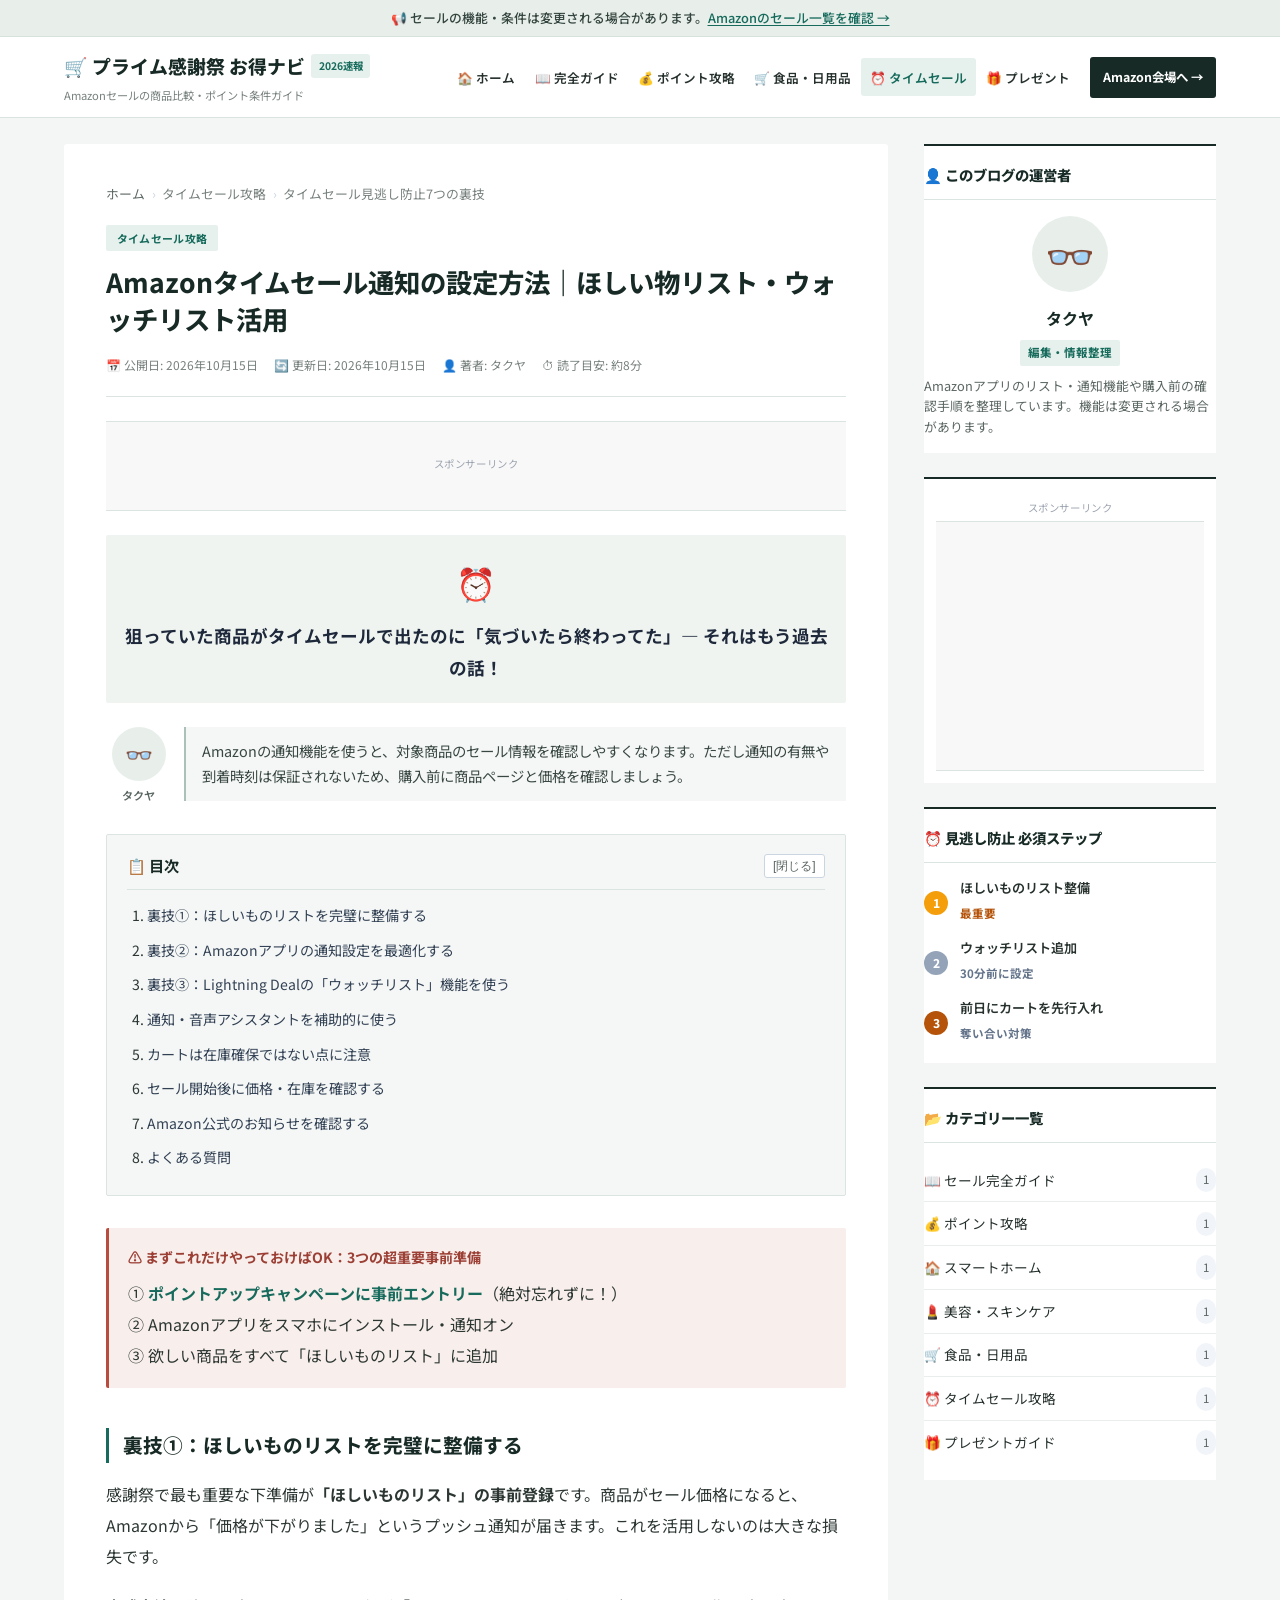
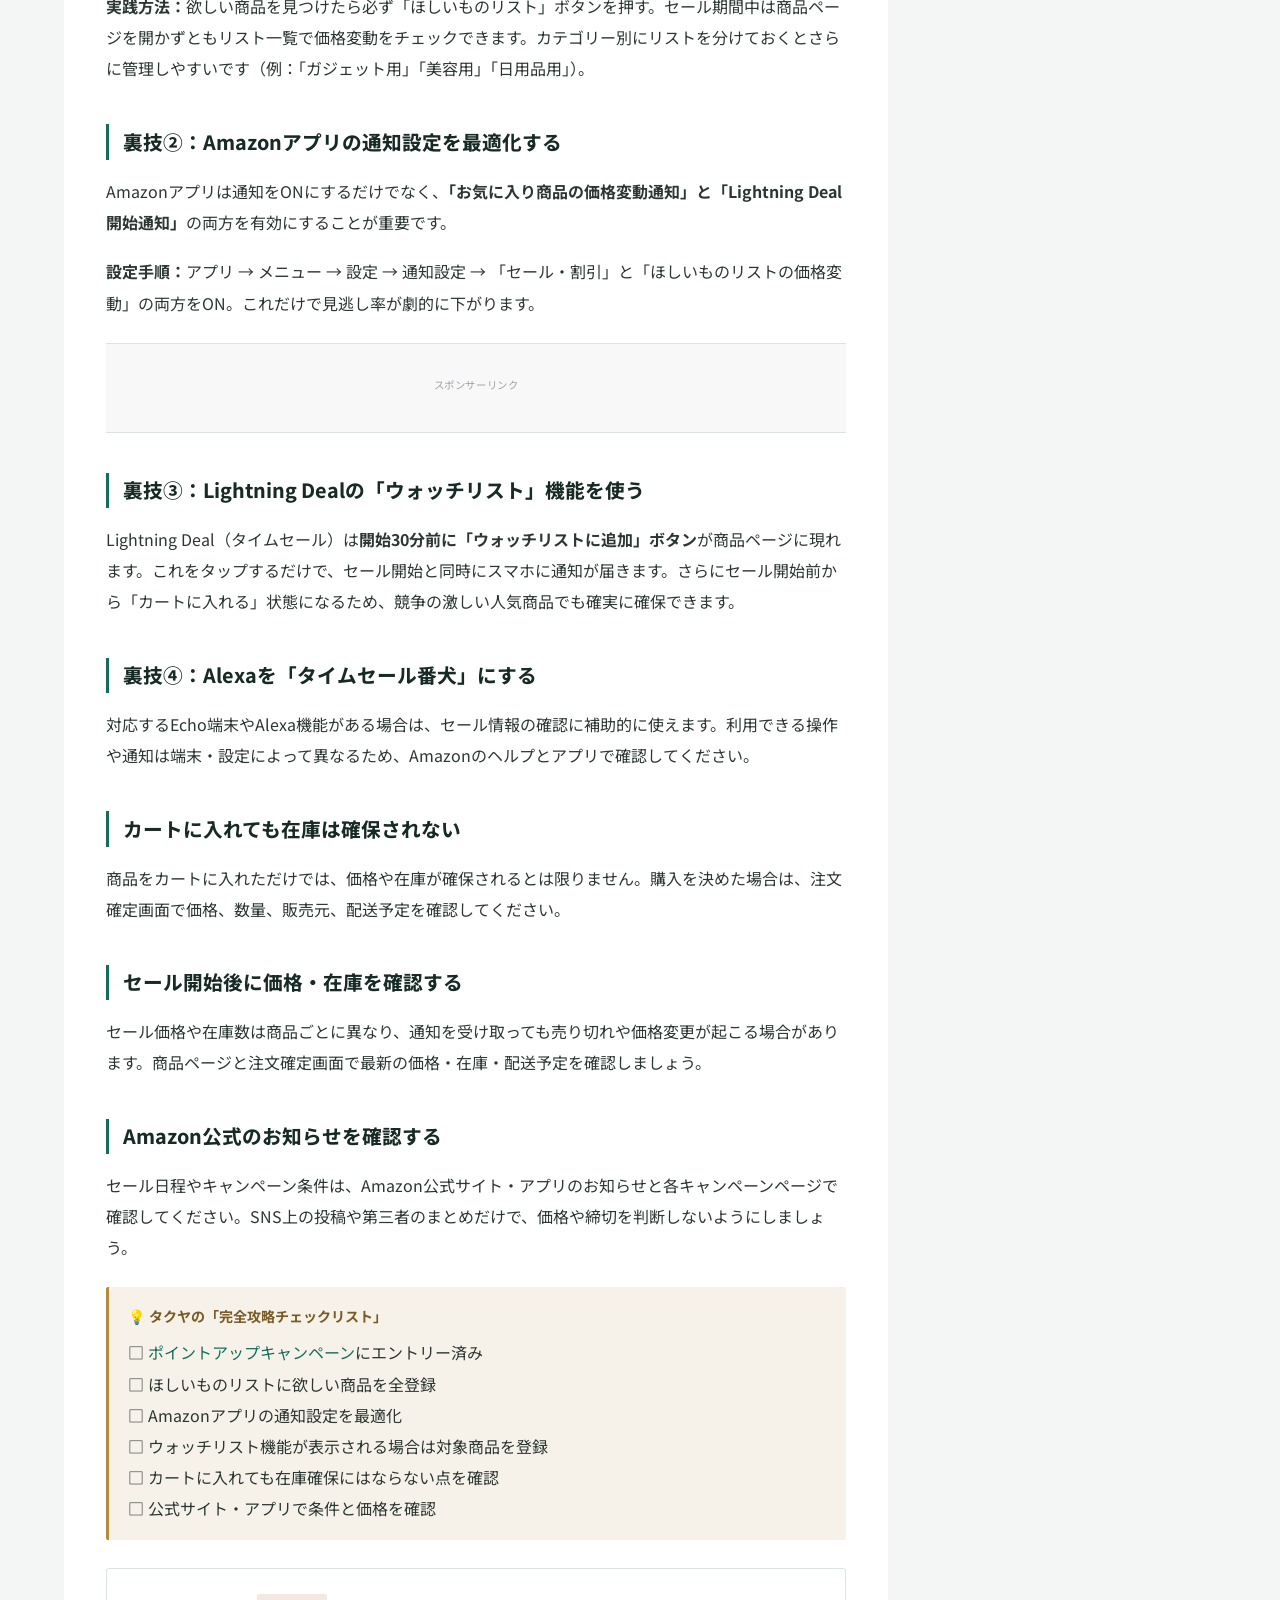
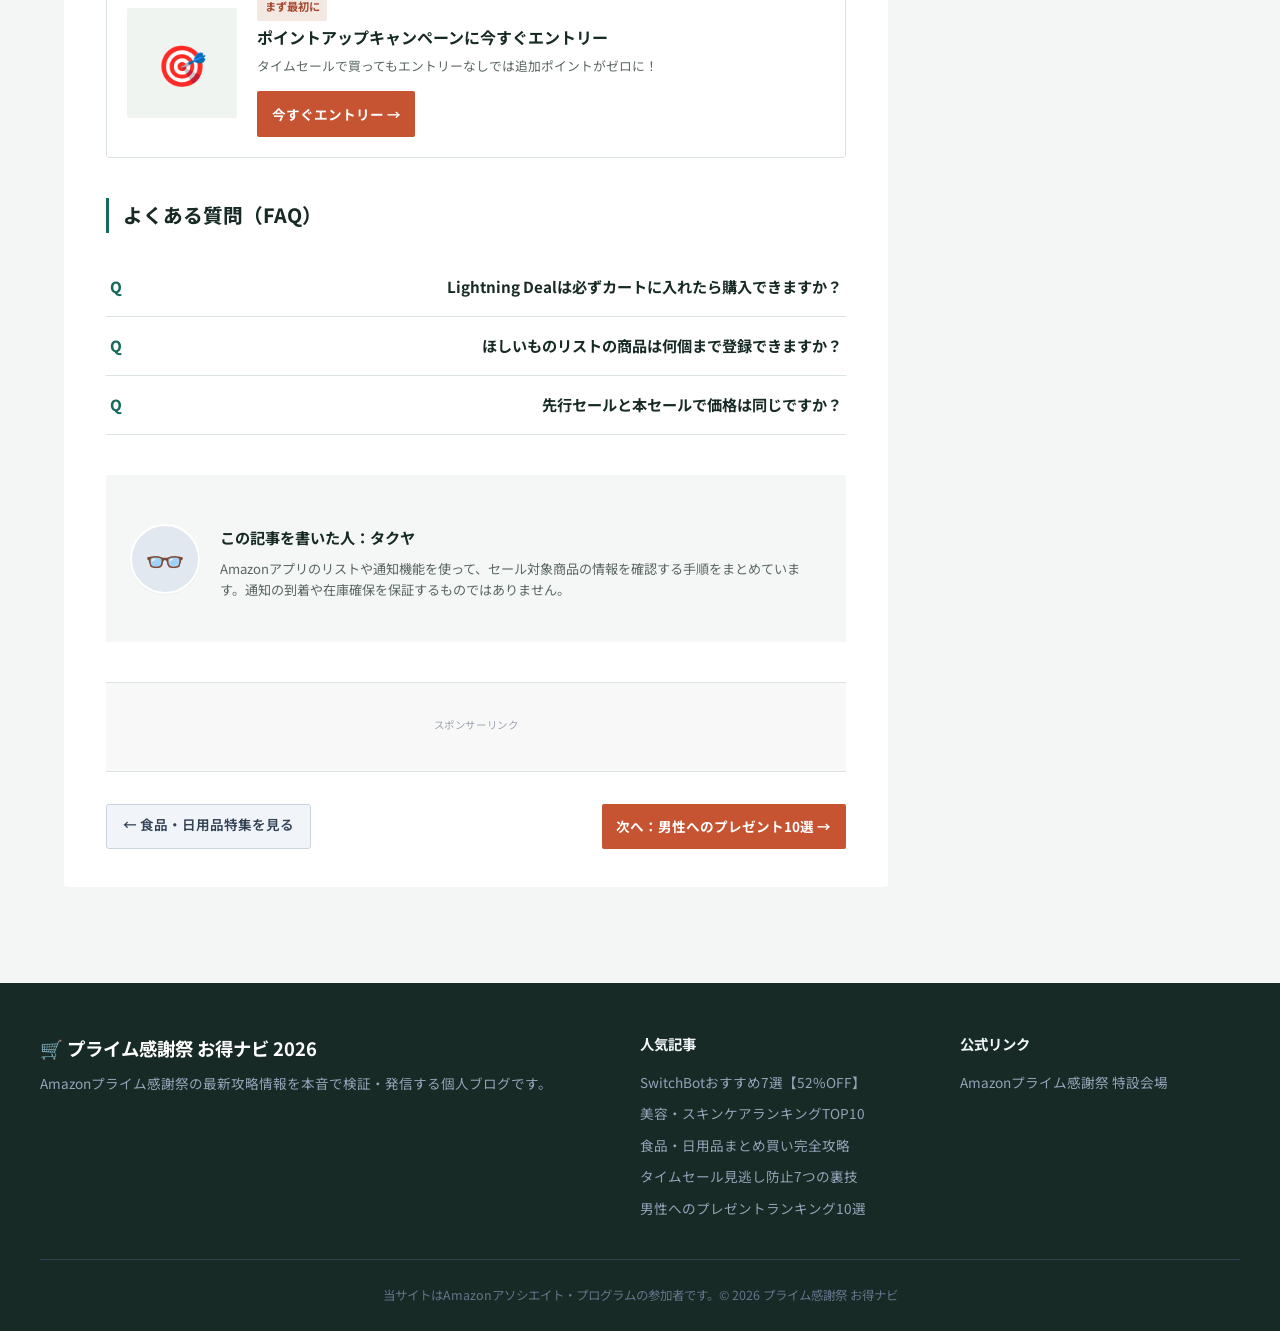
<file: articles/sale-nogashi-nai-houhou-2026.html>
<!DOCTYPE html>
<html lang="ja">
<head>
  <meta charset="UTF-8" />
  <meta name="viewport" content="width=device-width, initial-scale=1.0" />
  <title>Amazonタイムセール通知の設定方法｜ほしい物リスト・ウォッチリスト活用</title>
  <meta name="description" content="Amazonアプリのセール通知やほしい物リスト、ウォッチリストの使い方を解説。通知が届かないときの端末設定や、購入前に価格・販売元を確認する手順も紹介します。" />
  <meta name="keywords" content="Amazon タイムセール 通知 設定,Amazon ほしい物リスト 通知,Amazon ウォッチリスト,Amazon アプリ 通知 来ない" />
  <meta name="robots" content="index, follow" />
  <link rel="canonical" href="https://mm33-code.github.io/amazon-prime-kanshasai.github.io/articles/sale-nogashi-nai-houhou-2026.html" />
  <meta property="og:type" content="article" />
  <meta property="og:title" content="Amazonタイムセール通知の設定方法｜ほしい物リスト・ウォッチリスト活用" />
  <meta property="og:description" content="アプリ通知・ほしい物リスト・ウォッチリストの設定と、通知が届かない場合の確認方法。" />
  <meta property="og:url" content="https://mm33-code.github.io/amazon-prime-kanshasai.github.io/articles/sale-nogashi-nai-houhou-2026.html" />
  <meta property="og:site_name" content="プライム感謝祭 お得ナビ" />
  <meta property="og:locale" content="ja_JP" />
  <script type="application/ld+json">{"@context":"https://schema.org","@type":"Article","headline":"Amazonタイムセール通知の設定方法｜ほしい物リスト・ウォッチリスト活用","datePublished":"2026-10-15","dateModified":"2026-10-15","author":{"@type":"Person","name":"タクヤ"},"publisher":{"@type":"Organization","name":"プライム感謝祭 お得ナビ"},"inLanguage":"ja"}</script>
  <script type="application/ld+json">{"@context":"https://schema.org","@type":"BreadcrumbList","itemListElement":[{"@type":"ListItem","position":1,"name":"ホーム","item":"https://mm33-code.github.io/amazon-prime-kanshasai.github.io/"},{"@type":"ListItem","position":2,"name":"タイムセール攻略","item":"https://mm33-code.github.io/amazon-prime-kanshasai.github.io/articles/sale-nogashi-nai-houhou-2026.html"}]}</script>
  <link rel="preconnect" href="https://fonts.googleapis.com" />
  <link rel="preconnect" href="https://fonts.gstatic.com" crossorigin />
  <link href="https://fonts.googleapis.com/css2?family=Noto+Sans+JP:wght@400;500;700;800&family=Inter:wght@400;600;700;800&display=swap" rel="stylesheet" />
  <link rel="stylesheet" href="../css/style.css" />
</head>
<body>
<div id="progress-bar"></div>
<div class="top-notice-bar">
  📢 セールの機能・条件は変更される場合があります。<a href="https://www.amazon.co.jp/gp/goldbox?tag=newseo-22" target="_blank" rel="noopener">Amazonのセール一覧を確認 →</a>
</div>
<header class="site-header">
  <div class="header-inner">
    <div class="brand-wrapper">
      <a href="../index.html" class="site-logo">🛒 プライム感謝祭 お得ナビ <span class="badge-tag">2026速報</span></a>
      <span class="site-tagline">Amazonセールの商品比較・ポイント条件ガイド</span>
    </div>
    <nav class="global-nav">
      <ul class="nav-menu" id="navMenu">
        <li><a href="../index.html">🏠 ホーム</a></li>
        <li><a href="guide-prime-kanshasai-2026.html">📖 完全ガイド</a></li>
        <li><a href="point-up-campaign-guide.html">💰 ポイント攻略</a></li>
        <li><a href="shokuhin-nichiyohin-matomegai-2026.html">🛒 食品・日用品</a></li>
        <li><a href="sale-nogashi-nai-houhou-2026.html" class="active">⏰ タイムセール</a></li>
        <li><a href="gadget-present-otoko-kanshasai-2026.html">🎁 プレゼント</a></li>
      </ul>
      <a href="https://www.amazon.co.jp/primeday?tag=newseo-22" target="_blank" rel="noopener" class="header-cta-btn">Amazon会場へ →</a>
      <button class="menu-toggle" id="menuToggle" aria-label="メニューを開く"><span></span><span></span><span></span></button>
    </nav>
  </div>
</header>
<div class="page-container">
  <main class="main-column">
    <article class="article-container">
      <nav class="breadcrumb-wp" aria-label="パンくずリスト">
        <a href="../index.html">ホーム</a><span class="sep">›</span>
        <span>タイムセール攻略</span><span class="sep">›</span>
        <span>タイムセール見逃し防止7つの裏技</span>
      </nav>
      <header class="post-header">
        <span class="post-header-cat">タイムセール攻略</span>
        <h1 class="post-title-single">Amazonタイムセール通知の設定方法｜ほしい物リスト・ウォッチリスト活用</h1>
        <div class="post-meta-details">
          <span class="meta-item">📅 公開日: 2026年10月15日</span>
          <span class="meta-item">🔄 更新日: 2026年10月15日</span>
          <span class="meta-item">👤 著者: タクヤ</span>
          <span class="meta-item">⏱ 読了目安: 約8分</span>
        </div>
      </header>
      <div class="adsterra-slot" aria-label="スポンサーリンク">
        <span class="ad-sponsor-label">スポンサーリンク</span>
        <script>atOptions={'key':'3de764fe7bca7c5388fc333f37d5c562','format':'iframe','height':90,'width':728,'params':{}};</script>
        <script src="https://www.highrevenueformat.com/3de764fe7bca7c5388fc333f37d5c562/invoke.js"></script>
      </div>
      <div class="eyecatch-box">⏰<div style="font-size:1.1rem;font-weight:700;color:#1e293b;margin-top:0.5rem;">狙っていた商品がタイムセールで出たのに「気づいたら終わってた」— それはもう過去の話！</div></div>
      <div class="article-body">
        <div class="fukidashi-wrap">
          <div class="fukidashi-avatar"><div class="avatar-circle">👓</div><div class="avatar-name">タクヤ</div></div>
          <div class="fukidashi-balloon"><p>Amazonの通知機能を使うと、対象商品のセール情報を確認しやすくなります。ただし通知の有無や到着時刻は保証されないため、購入前に商品ページと価格を確認しましょう。</p></div>
        </div>
        <div class="toc-wp-box">
          <div class="toc-wp-header"><span>📋 目次</span><button class="toc-toggle-btn" id="tocToggle">[閉じる]</button></div>
          <ol class="toc-wp-list" id="tocList">
            <li><a href="#tip1">裏技①：ほしいものリストを完璧に整備する</a></li>
            <li><a href="#tip2">裏技②：Amazonアプリの通知設定を最適化する</a></li>
            <li><a href="#tip3">裏技③：Lightning Dealの「ウォッチリスト」機能を使う</a></li>
            <li><a href="#tip4">通知・音声アシスタントを補助的に使う</a></li>
            <li><a href="#tip5">カートは在庫確保ではない点に注意</a></li>
            <li><a href="#tip6">セール開始後に価格・在庫を確認する</a></li>
            <li><a href="#tip7">Amazon公式のお知らせを確認する</a></li>
            <li><a href="#faq">よくある質問</a></li>
          </ol>
        </div>

        <div class="callout-box callout-alert">
          <div class="callout-label">⚠️ まずこれだけやっておけばOK：3つの超重要事前準備</div>
          <p>
            ① <a href="point-up-campaign-guide.html"><strong>ポイントアップキャンペーンに事前エントリー</strong></a>（絶対忘れずに！）<br>
            ② Amazonアプリをスマホにインストール・通知オン<br>
            ③ 欲しい商品をすべて「ほしいものリスト」に追加
          </p>
        </div>

        <h2 id="tip1">裏技①：ほしいものリストを完璧に整備する</h2>
        <p>感謝祭で最も重要な下準備が<strong>「ほしいものリスト」の事前登録</strong>です。商品がセール価格になると、Amazonから「価格が下がりました」というプッシュ通知が届きます。これを活用しないのは大きな損失です。</p>
        <p><strong>実践方法：</strong>欲しい商品を見つけたら必ず「ほしいものリスト」ボタンを押す。セール期間中は商品ページを開かずともリスト一覧で価格変動をチェックできます。カテゴリー別にリストを分けておくとさらに管理しやすいです（例：「ガジェット用」「美容用」「日用品用」）。</p>

        <h2 id="tip2">裏技②：Amazonアプリの通知設定を最適化する</h2>
        <p>Amazonアプリは通知をONにするだけでなく、<strong>「お気に入り商品の価格変動通知」と「Lightning Deal開始通知」</strong>の両方を有効にすることが重要です。</p>
        <p><strong>設定手順：</strong>アプリ → メニュー → 設定 → 通知設定 → 「セール・割引」と「ほしいものリストの価格変動」の両方をON。これだけで見逃し率が劇的に下がります。</p>

        <div class="adsterra-slot" aria-label="スポンサーリンク">
          <span class="ad-sponsor-label">スポンサーリンク</span>
          <script async="async" data-cfasync="false" src="https://pl31790577.profitableratecpmnetwork.com/70eeb122fe0d4c78b34f4db51a559798/invoke.js"></script>
          <div id="container-70eeb122fe0d4c78b34f4db51a559798"></div>
        </div>

        <h2 id="tip3">裏技③：Lightning Dealの「ウォッチリスト」機能を使う</h2>
        <p>Lightning Deal（タイムセール）は<strong>開始30分前に「ウォッチリストに追加」ボタン</strong>が商品ページに現れます。これをタップするだけで、セール開始と同時にスマホに通知が届きます。さらにセール開始前から「カートに入れる」状態になるため、競争の激しい人気商品でも確実に確保できます。</p>

        <h2 id="tip4">裏技④：Alexaを「タイムセール番犬」にする</h2>
        <p>対応するEcho端末やAlexa機能がある場合は、セール情報の確認に補助的に使えます。利用できる操作や通知は端末・設定によって異なるため、Amazonのヘルプとアプリで確認してください。</p>

        <h2 id="tip5">カートに入れても在庫は確保されない</h2>
        <p>商品をカートに入れただけでは、価格や在庫が確保されるとは限りません。購入を決めた場合は、注文確定画面で価格、数量、販売元、配送予定を確認してください。</p>

        <h2 id="tip6">セール開始後に価格・在庫を確認する</h2>
        <p>セール価格や在庫数は商品ごとに異なり、通知を受け取っても売り切れや価格変更が起こる場合があります。商品ページと注文確定画面で最新の価格・在庫・配送予定を確認しましょう。</p>

        <h2 id="tip7">Amazon公式のお知らせを確認する</h2>
        <p>セール日程やキャンペーン条件は、Amazon公式サイト・アプリのお知らせと各キャンペーンページで確認してください。SNS上の投稿や第三者のまとめだけで、価格や締切を判断しないようにしましょう。</p>

        <div class="callout-box callout-memo">
          <div class="callout-label">💡 タクヤの「完全攻略チェックリスト」</div>
          <p>
            □ <a href="point-up-campaign-guide.html">ポイントアップキャンペーン</a>にエントリー済み<br>
            □ ほしいものリストに欲しい商品を全登録<br>
            □ Amazonアプリの通知設定を最適化<br>
            □ ウォッチリスト機能が表示される場合は対象商品を登録<br>
            □ カートに入れても在庫確保にはならない点を確認<br>
            □ 公式サイト・アプリで条件と価格を確認
          </p>
        </div>

        <div class="rinker-box">
          <div class="rinker-thumb">🎯</div>
          <div class="rinker-info">
            <span class="rinker-badge">まず最初に</span>
            <div class="rinker-title">ポイントアップキャンペーンに今すぐエントリー</div>
            <div class="rinker-meta">タイムセールで買ってもエントリーなしでは追加ポイントがゼロに！</div>
            <div class="rinker-buttons">
              <a href="https://www.amazon.co.jp/primeday?tag=newseo-22" target="_blank" rel="noopener" class="btn-amazon-cta">今すぐエントリー →</a>
            </div>
          </div>
        </div>

        <h2 id="faq">よくある質問（FAQ）</h2>
        <div class="wp-faq-list">
          <div class="wp-faq-item">
            <div class="wp-faq-q">Lightning Dealは必ずカートに入れたら購入できますか？</div>
            <div class="wp-faq-a">いいえ。カートに入れただけでは在庫や価格は確保されません。注文確定前に商品ページと購入画面の最新情報を確認してください。</div>
          </div>
          <div class="wp-faq-item">
            <div class="wp-faq-q">ほしいものリストの商品は何個まで登録できますか？</div>
            <div class="wp-faq-a">登録数などの仕様は変更される場合があります。Amazonのヘルプで最新の上限を確認し、用途別にリストを整理してください。</div>
          </div>
          <div class="wp-faq-item">
            <div class="wp-faq-q">先行セールと本セールで価格は同じですか？</div>
            <div class="wp-faq-a">基本的に先行セールと本セールの価格は同じですが、先行の方が在庫が豊富なことが多く、人気商品は先行セールで売り切れることもあります。<a href="guide-prime-kanshasai-2026.html">完全ガイド</a>でも詳しく説明しています。</div>
          </div>
        </div>

        <div class="author-profile-bottom">
          <div class="author-bottom-avatar">👓</div>
          <div class="author-bottom-info">
            <h4>この記事を書いた人：タクヤ</h4>
            <p>Amazonアプリのリストや通知機能を使って、セール対象商品の情報を確認する手順をまとめています。通知の到着や在庫確保を保証するものではありません。</p>
          </div>
        </div>
      </div>

      <div class="adsterra-slot" aria-label="スポンサーリンク" style="margin-top:2.5rem;">
        <span class="ad-sponsor-label">スポンサーリンク</span>
        <script>atOptions={'key':'3de764fe7bca7c5388fc333f37d5c562','format':'iframe','height':90,'width':728,'params':{}};</script>
        <script src="https://www.highrevenueformat.com/3de764fe7bca7c5388fc333f37d5c562/invoke.js"></script>
      </div>
      <div style="display:flex;justify-content:space-between;margin-top:2rem;flex-wrap:wrap;gap:1rem;">
        <a href="shokuhin-nichiyohin-matomegai-2026.html" class="btn-sub-cta">← 食品・日用品特集を見る</a>
        <a href="gadget-present-otoko-kanshasai-2026.html" class="btn-amazon-cta">次へ：男性へのプレゼント10選 →</a>
      </div>
    </article>
  </main>

  <aside class="sidebar-column">
    <div class="sidebar-widget">
      <div class="widget-title">👤 このブログの運営者</div>
      <div class="author-widget-body">
        <div class="author-widget-avatar">👓</div>
        <div class="author-widget-name">タクヤ</div>
        <span class="author-widget-badge">編集・情報整理</span>
        <p class="author-widget-desc">Amazonアプリのリスト・通知機能や購入前の確認手順を整理しています。機能は変更される場合があります。</p>
      </div>
    </div>
    <div class="sidebar-widget" style="padding:0.75rem;text-align:center;">
      <span class="ad-sponsor-label">スポンサーリンク</span>
      <div class="adsterra-slot adsterra-sidebar" style="margin:0;min-height:250px;">
        <script>atOptions={'key':'ff67e2f20516701193907a5b7dd4b596','format':'iframe','height':250,'width':300,'params':{}};</script>
        <script src="https://www.highrevenueformat.com/ff67e2f20516701193907a5b7dd4b596/invoke.js"></script>
      </div>
    </div>
    <div class="sidebar-widget">
      <div class="widget-title">⏰ 見逃し防止 必須ステップ</div>
      <ul class="ranking-widget-list">
        <li><a href="#tip1" class="ranking-widget-item"><span class="ranking-badge-num rank-gold">1</span><div><div class="ranking-item-title">ほしいものリスト整備</div><span style="font-size:0.72rem;color:#b45309;font-weight:700;">最重要</span></div></a></li>
        <li><a href="#tip3" class="ranking-widget-item"><span class="ranking-badge-num rank-silver">2</span><div><div class="ranking-item-title">ウォッチリスト追加</div><span style="font-size:0.72rem;color:#64748b;font-weight:700;">30分前に設定</span></div></a></li>
        <li><a href="#tip5" class="ranking-widget-item"><span class="ranking-badge-num rank-bronze">3</span><div><div class="ranking-item-title">前日にカートを先行入れ</div><span style="font-size:0.72rem;color:#64748b;font-weight:700;">奪い合い対策</span></div></a></li>
      </ul>
    </div>
    <div class="sidebar-widget">
      <div class="widget-title">📂 カテゴリー一覧</div>
      <ul class="category-widget-list">
        <li><a href="guide-prime-kanshasai-2026.html"><span>📖 セール完全ガイド</span><span class="cat-count">1</span></a></li>
        <li><a href="point-up-campaign-guide.html"><span>💰 ポイント攻略</span><span class="cat-count">1</span></a></li>
        <li><a href="smarthome-switchbot-kanshasai-2026.html"><span>🏠 スマートホーム</span><span class="cat-count">1</span></a></li>
        <li><a href="beauty-skincare-kanshasai-2026.html"><span>💄 美容・スキンケア</span><span class="cat-count">1</span></a></li>
        <li><a href="shokuhin-nichiyohin-matomegai-2026.html"><span>🛒 食品・日用品</span><span class="cat-count">1</span></a></li>
        <li><a href="sale-nogashi-nai-houhou-2026.html"><span>⏰ タイムセール攻略</span><span class="cat-count">1</span></a></li>
        <li><a href="gadget-present-otoko-kanshasai-2026.html"><span>🎁 プレゼントガイド</span><span class="cat-count">1</span></a></li>
      </ul>
    </div>
  </aside>
</div>
<footer class="site-footer">
  <div class="footer-inner">
    <div class="footer-brand">
      <h3>🛒 プライム感謝祭 お得ナビ 2026</h3>
      <p>Amazonプライム感謝祭の最新攻略情報を本音で検証・発信する個人ブログです。</p>
    </div>
    <div class="footer-nav-col">
      <h4>人気記事</h4>
      <ul>
        <li><a href="smarthome-switchbot-kanshasai-2026.html">SwitchBotおすすめ7選【52%OFF】</a></li>
        <li><a href="beauty-skincare-kanshasai-2026.html">美容・スキンケアランキングTOP10</a></li>
        <li><a href="shokuhin-nichiyohin-matomegai-2026.html">食品・日用品まとめ買い完全攻略</a></li>
        <li><a href="sale-nogashi-nai-houhou-2026.html">タイムセール見逃し防止7つの裏技</a></li>
        <li><a href="gadget-present-otoko-kanshasai-2026.html">男性へのプレゼントランキング10選</a></li>
      </ul>
    </div>
    <div class="footer-nav-col">
      <h4>公式リンク</h4>
      <ul><li><a href="https://www.amazon.co.jp/primeday?tag=newseo-22" target="_blank" rel="noopener">Amazonプライム感謝祭 特設会場</a></li></ul>
    </div>
  </div>
  <div class="footer-bottom">
    <p>当サイトはAmazonアソシエイト・プログラムの参加者です。&copy; 2026 プライム感謝祭 お得ナビ</p>
  </div>
</footer>
<script src="../js/main.js" defer></script>
</body>
</html>
</file>
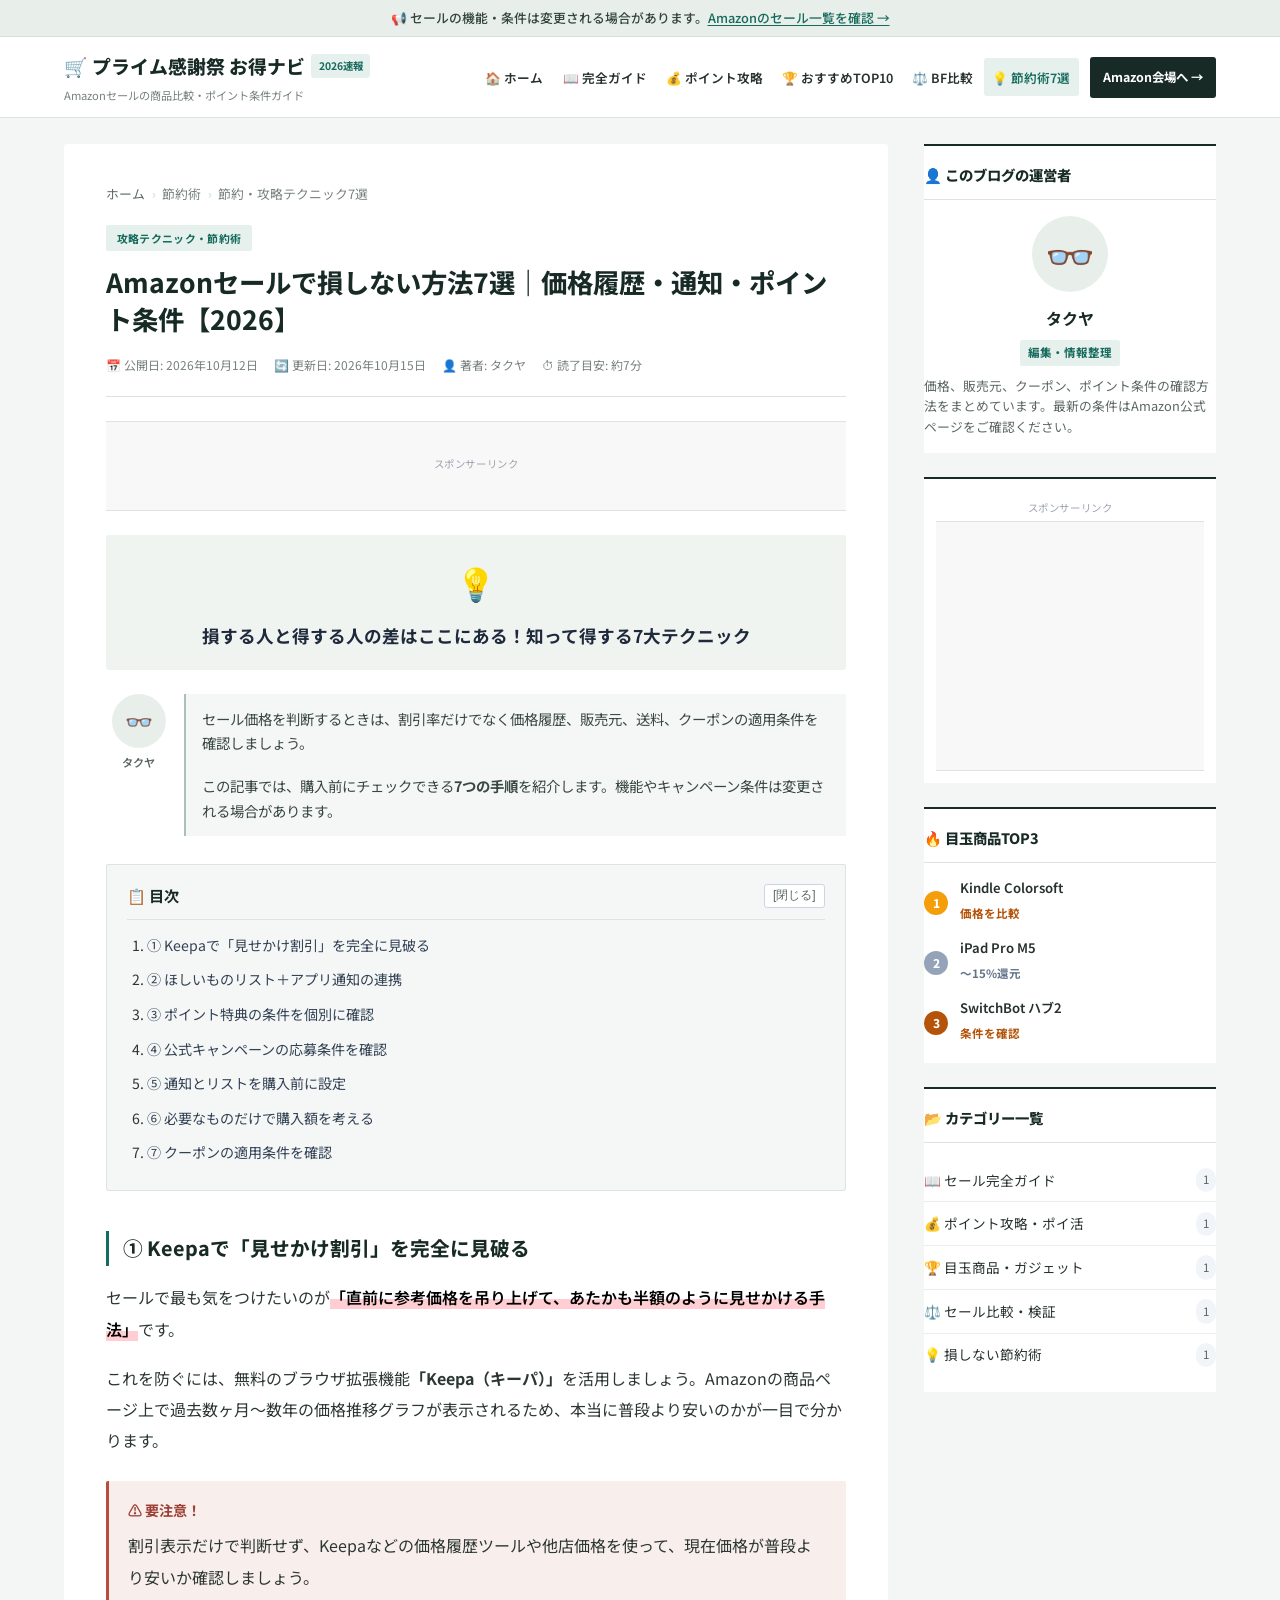
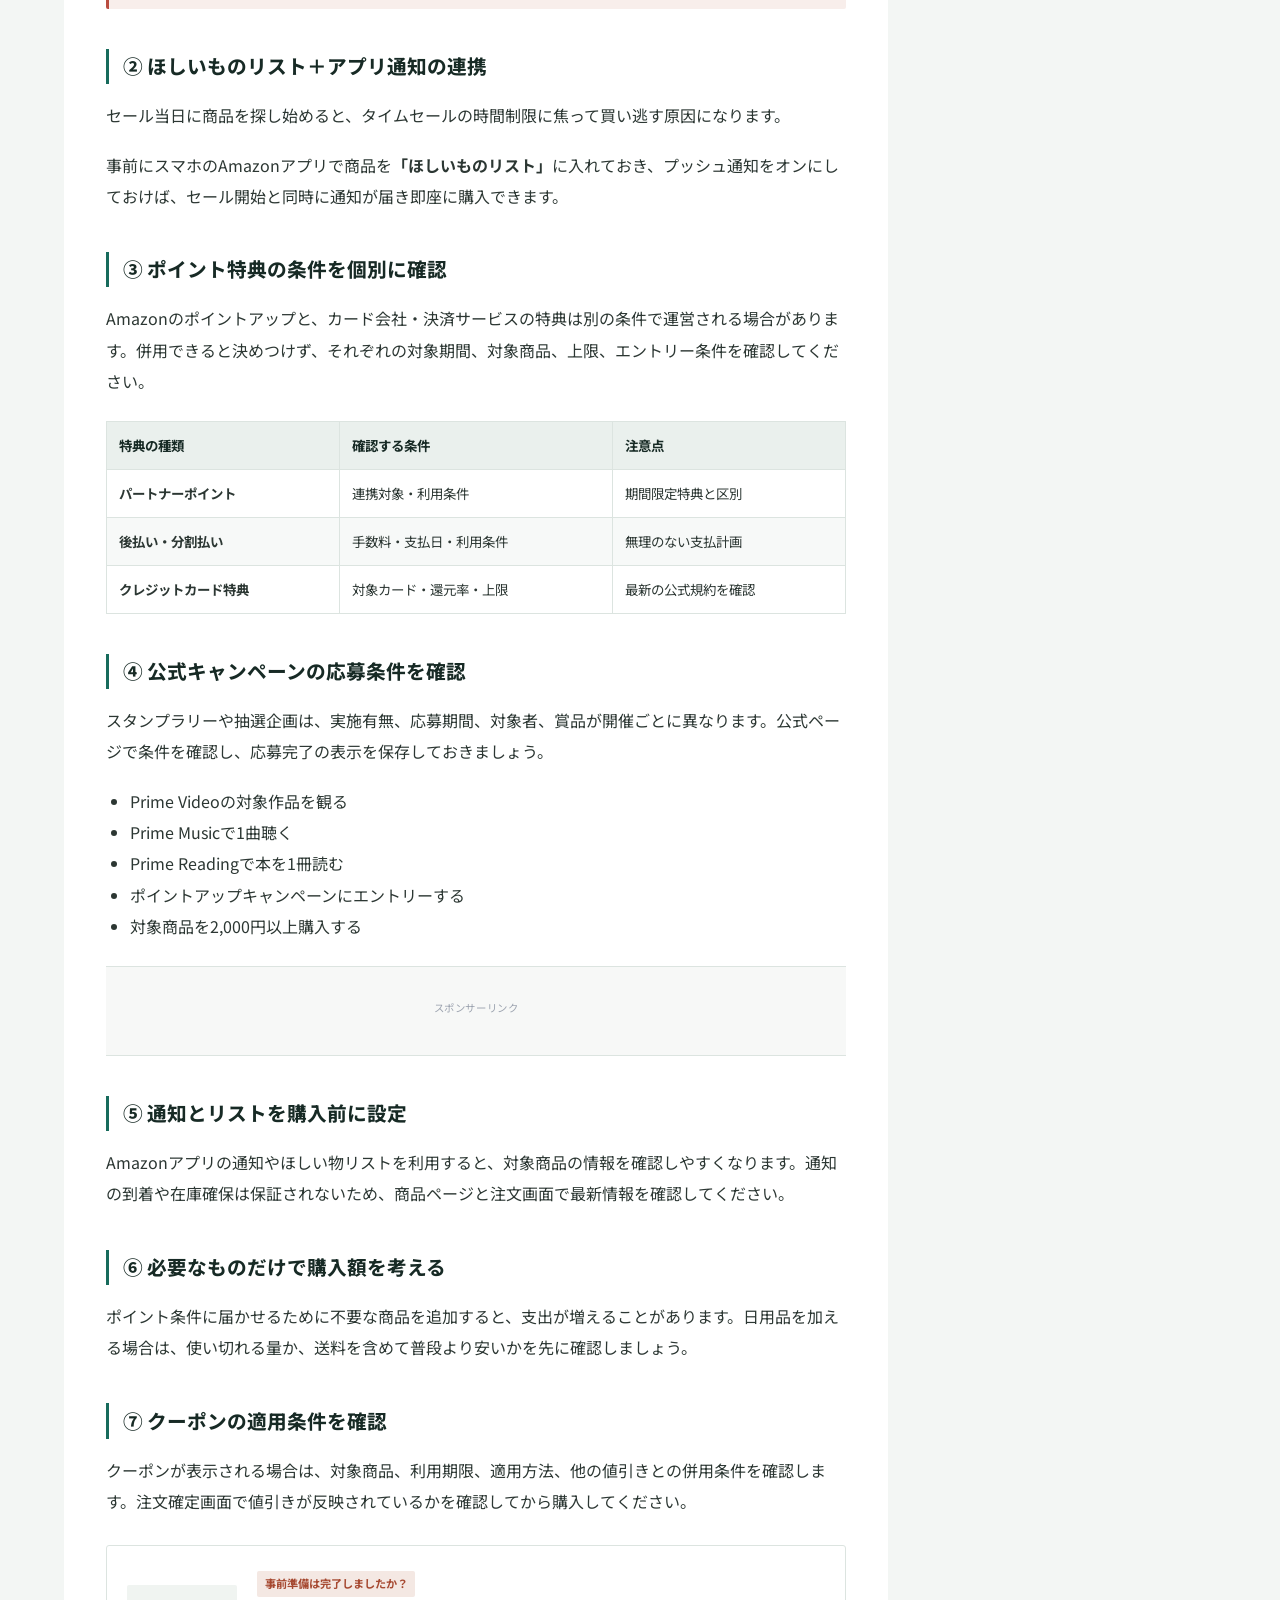
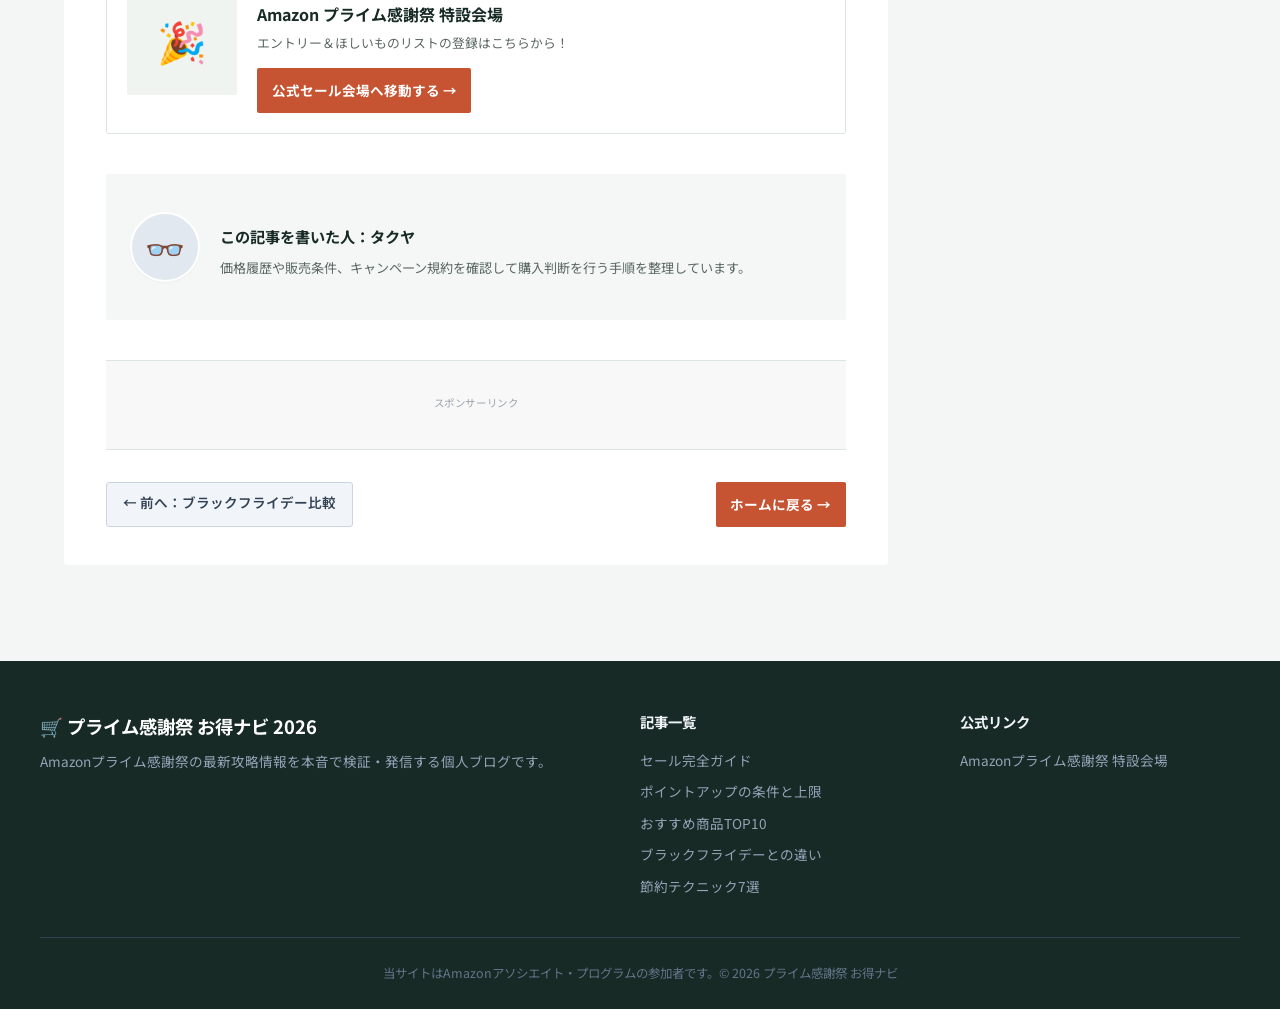
<file: articles/setsuyaku-technique.html>
<!DOCTYPE html>
<html lang="ja">
<head>
  <meta charset="UTF-8" />
  <meta name="viewport" content="width=device-width, initial-scale=1.0" />
  <title>Amazonセールで損しない方法7選｜価格履歴・通知・ポイント条件【2026】</title>
  <meta name="description" content="Amazonセールで損をしないための確認方法を紹介。Keepaなどで価格履歴を比べ、クーポン・ポイント条件・通知・販売元を注文前に確認する手順を解説します。" />
  <meta name="keywords" content="Amazon セール 損しない,Amazon 価格履歴 Keepa,Amazon セール 通知,Amazon クーポン 条件,Amazon ポイントアップ 条件" />
  <meta name="robots" content="index, follow" />
  <link rel="canonical" href="https://mm33-code.github.io/amazon-prime-kanshasai.github.io/articles/setsuyaku-technique.html" />

  <meta property="og:type" content="article" />
  <meta property="og:title" content="Amazonセールで損しない方法7選｜価格履歴・通知・ポイント条件" />
  <meta property="og:description" content="価格履歴や販売元、クーポン、ポイント条件を購入前に確認する手順。" />
  <meta property="og:url" content="https://mm33-code.github.io/amazon-prime-kanshasai.github.io/articles/setsuyaku-technique.html" />
  <meta property="og:site_name" content="プライム感謝祭 お得ナビ" />
  <meta property="og:locale" content="ja_JP" />

  <script type="application/ld+json">
  {
    "@context": "https://schema.org",
    "@type": "Article",
    "headline": "Amazonセールで損しない方法7選｜価格履歴・通知・ポイント条件【2026】",
    "datePublished": "2026-10-12",
    "dateModified": "2026-10-15",
    "author": {
      "@type": "Person",
      "name": "タクヤ"
    },
    "publisher": {
      "@type": "Organization",
      "name": "プライム感謝祭 お得ナビ"
    },
    "inLanguage": "ja"
  }
  </script>

  <link rel="preconnect" href="https://fonts.googleapis.com" />
  <link rel="preconnect" href="https://fonts.gstatic.com" crossorigin />
  <link href="https://fonts.googleapis.com/css2?family=Noto+Sans+JP:wght@400;500;700;800&family=Inter:wght@400;600;700;800&display=swap" rel="stylesheet" />
  <link rel="stylesheet" href="../css/style.css" />
</head>
<body>
<div id="progress-bar"></div>

<div class="top-notice-bar">
  📢 セールの機能・条件は変更される場合があります。<a href="https://www.amazon.co.jp/gp/goldbox?tag=newseo-22" target="_blank" rel="noopener">Amazonのセール一覧を確認 →</a>
</div>

<header class="site-header">
  <div class="header-inner">
    <div class="brand-wrapper">
      <a href="../index.html" class="site-logo">
        🛒 プライム感謝祭 お得ナビ <span class="badge-tag">2026速報</span>
      </a>
      <span class="site-tagline">Amazonセールの商品比較・ポイント条件ガイド</span>
    </div>

    <nav class="global-nav">
      <ul class="nav-menu" id="navMenu">
        <li><a href="../index.html">🏠 ホーム</a></li>
        <li><a href="guide-prime-kanshasai-2026.html">📖 完全ガイド</a></li>
        <li><a href="point-up-campaign-guide.html">💰 ポイント攻略</a></li>
        <li><a href="osusumehin-ranking-2026.html">🏆 おすすめTOP10</a></li>
        <li><a href="blackfriday-vs-kanshasai.html">⚖️ BF比較</a></li>
        <li><a href="setsuyaku-technique.html" class="active">💡 節約術7選</a></li>
      </ul>
      <a href="https://www.amazon.co.jp/primeday?tag=newseo-22" target="_blank" rel="noopener" class="header-cta-btn">Amazon会場へ →</a>
      <button class="menu-toggle" id="menuToggle" aria-label="メニューを開く">
        <span></span><span></span><span></span>
      </button>
    </nav>
  </div>
</header>

<div class="page-container">

  <main class="main-column">
    <article class="article-container">

      <!-- Breadcrumbs -->
      <nav class="breadcrumb-wp" aria-label="パンくずリスト">
        <a href="../index.html">ホーム</a>
        <span class="sep">›</span>
        <span>節約術</span>
        <span class="sep">›</span>
        <span>節約・攻略テクニック7選</span>
      </nav>

      <!-- Post Header -->
      <header class="post-header">
        <span class="post-header-cat">攻略テクニック・節約術</span>
        <h1 class="post-title-single">Amazonセールで損しない方法7選｜価格履歴・通知・ポイント条件【2026】</h1>
        <div class="post-meta-details">
          <span class="meta-item">📅 公開日: 2026年10月12日</span>
          <span class="meta-item">🔄 更新日: 2026年10月15日</span>
          <span class="meta-item">👤 著者: タクヤ</span>
          <span class="meta-item">⏱ 読了目安: 約7分</span>
        </div>
      </header>

      <!-- Top Banner Adsterra Placement -->
      <div class="adsterra-slot" aria-label="スポンサーリンク">
        <span class="ad-sponsor-label">スポンサーリンク</span>
        <script>
          atOptions = {
            'key' : '3de764fe7bca7c5388fc333f37d5c562',
            'format' : 'iframe',
            'height' : 90,
            'width' : 728,
            'params' : {}
          };
        </script>
        <script src="https://www.highrevenueformat.com/3de764fe7bca7c5388fc333f37d5c562/invoke.js"></script>
      </div>

      <!-- Eyecatch Box -->
      <div class="eyecatch-box">
        💡
        <div style="font-size:1.1rem;font-weight:700;color:#1e293b;margin-top:0.5rem;">
          損する人と得する人の差はここにある！知って得する7大テクニック
        </div>
      </div>

      <!-- Article Body -->
      <div class="article-body">

        <!-- Speech Balloon -->
        <div class="fukidashi-wrap">
          <div class="fukidashi-avatar">
            <div class="avatar-circle">👓</div>
            <div class="avatar-name">タクヤ</div>
          </div>
          <div class="fukidashi-balloon">
            <p>セール価格を判断するときは、割引率だけでなく価格履歴、販売元、送料、クーポンの適用条件を確認しましょう。</p>
            <p>この記事では、購入前にチェックできる<strong>7つの手順</strong>を紹介します。機能やキャンペーン条件は変更される場合があります。</p>
          </div>
        </div>

        <!-- Table of Contents -->
        <div class="toc-wp-box">
          <div class="toc-wp-header">
            <span>📋 目次</span>
            <button class="toc-toggle-btn" id="tocToggle">[閉じる]</button>
          </div>
          <ol class="toc-wp-list" id="tocList">
            <li><a href="#tech1">① Keepaで「見せかけ割引」を完全に見破る</a></li>
            <li><a href="#tech2">② ほしいものリスト＋アプリ通知の連携</a></li>
            <li><a href="#tech3">③ ポイント特典の条件を個別に確認</a></li>
            <li><a href="#tech4">④ 公式キャンペーンの応募条件を確認</a></li>
            <li><a href="#tech5">⑤ 通知とリストを購入前に設定</a></li>
            <li><a href="#tech6">⑥ 必要なものだけで購入額を考える</a></li>
            <li><a href="#tech7">⑦ クーポンの適用条件を確認</a></li>
          </ol>
        </div>

        <h2 id="tech1">① Keepaで「見せかけ割引」を完全に見破る</h2>
        <p>セールで最も気をつけたいのが<mark class="marker-red">「直前に参考価格を吊り上げて、あたかも半額のように見せかける手法」</mark>です。</p>
        <p>これを防ぐには、無料のブラウザ拡張機能<strong>「Keepa（キーパ）」</strong>を活用しましょう。Amazonの商品ページ上で過去数ヶ月〜数年の価格推移グラフが表示されるため、本当に普段より安いのかが一目で分かります。</p>

        <div class="callout-box callout-alert">
          <div class="callout-label">⚠️ 要注意！</div>
          <p>割引表示だけで判断せず、Keepaなどの価格履歴ツールや他店価格を使って、現在価格が普段より安いか確認しましょう。</p>
        </div>

        <h2 id="tech2">② ほしいものリスト＋アプリ通知の連携</h2>
        <p>セール当日に商品を探し始めると、タイムセールの時間制限に焦って買い逃す原因になります。</p>
        <p>事前にスマホのAmazonアプリで商品を<strong>「ほしいものリスト」</strong>に入れておき、プッシュ通知をオンにしておけば、セール開始と同時に通知が届き即座に購入できます。</p>

        <h2 id="tech3">③ ポイント特典の条件を個別に確認</h2>
        <p>Amazonのポイントアップと、カード会社・決済サービスの特典は別の条件で運営される場合があります。併用できると決めつけず、それぞれの対象期間、対象商品、上限、エントリー条件を確認してください。</p>

        <div class="wp-table-wrap">
          <table class="wp-table">
            <thead>
              <tr>
                <th>特典の種類</th>
                <th>確認する条件</th>
                <th>注意点</th>
              </tr>
            </thead>
            <tbody>
              <tr>
                <td><strong>パートナーポイント</strong></td>
                <td>連携対象・利用条件</td>
                <td>期間限定特典と区別</td>
              </tr>
              <tr>
                <td><strong>後払い・分割払い</strong></td>
                <td>手数料・支払日・利用条件</td>
                <td>無理のない支払計画</td>
              </tr>
              <tr>
                <td><strong>クレジットカード特典</strong></td>
                <td>対象カード・還元率・上限</td>
                <td>最新の公式規約を確認</td>
              </tr>
            </tbody>
          </table>
        </div>

        <h2 id="tech4">④ 公式キャンペーンの応募条件を確認</h2>
        <p>スタンプラリーや抽選企画は、実施有無、応募期間、対象者、賞品が開催ごとに異なります。公式ページで条件を確認し、応募完了の表示を保存しておきましょう。</p>
        <ul>
          <li>Prime Videoの対象作品を観る</li>
          <li>Prime Musicで1曲聴く</li>
          <li>Prime Readingで本を1冊読む</li>
          <li>ポイントアップキャンペーンにエントリーする</li>
          <li>対象商品を2,000円以上購入する</li>
        </ul>

        <!-- Mid Article Adsterra Placement -->
        <div class="adsterra-slot" aria-label="スポンサーリンク">
          <span class="ad-sponsor-label">スポンサーリンク</span>
          <script async="async" data-cfasync="false" src="https://pl31790577.profitableratecpmnetwork.com/70eeb122fe0d4c78b34f4db51a559798/invoke.js"></script>
          <div id="container-70eeb122fe0d4c78b34f4db51a559798"></div>
        </div>

        <h2 id="tech5">⑤ 通知とリストを購入前に設定</h2>
        <p>Amazonアプリの通知やほしい物リストを利用すると、対象商品の情報を確認しやすくなります。通知の到着や在庫確保は保証されないため、商品ページと注文画面で最新情報を確認してください。</p>

        <h2 id="tech6">⑥ 必要なものだけで購入額を考える</h2>
        <p>ポイント条件に届かせるために不要な商品を追加すると、支出が増えることがあります。日用品を加える場合は、使い切れる量か、送料を含めて普段より安いかを先に確認しましょう。</p>

        <h2 id="tech7">⑦ クーポンの適用条件を確認</h2>
        <p>クーポンが表示される場合は、対象商品、利用期限、適用方法、他の値引きとの併用条件を確認します。注文確定画面で値引きが反映されているかを確認してから購入してください。</p>

        <!-- Rinker CTA Box -->
        <div class="rinker-box">
          <div class="rinker-thumb">🎉</div>
          <div class="rinker-info">
            <span class="rinker-badge">事前準備は完了しましたか？</span>
            <div class="rinker-title">Amazon プライム感謝祭 特設会場</div>
            <div class="rinker-meta">エントリー＆ほしいものリストの登録はこちらから！</div>
            <div class="rinker-buttons">
              <a href="https://www.amazon.co.jp/primeday?tag=newseo-22" target="_blank" rel="noopener" class="btn-amazon-cta">
                公式セール会場へ移動する →
              </a>
            </div>
          </div>
        </div>

        <!-- Author Box -->
        <div class="author-profile-bottom">
          <div class="author-bottom-avatar">👓</div>
          <div class="author-bottom-info">
            <h4>この記事を書いた人：タクヤ</h4>
            <p>価格履歴や販売条件、キャンペーン規約を確認して購入判断を行う手順を整理しています。</p>
          </div>
        </div>

      </div>

      <!-- Bottom Banner Adsterra Placement -->
      <div class="adsterra-slot" aria-label="スポンサーリンク" style="margin-top:2.5rem;">
        <span class="ad-sponsor-label">スポンサーリンク</span>
        <script>
          atOptions = {
            'key' : '3de764fe7bca7c5388fc333f37d5c562',
            'format' : 'iframe',
            'height' : 90,
            'width' : 728,
            'params' : {}
          };
        </script>
        <script src="https://www.highrevenueformat.com/3de764fe7bca7c5388fc333f37d5c562/invoke.js"></script>
      </div>

      <!-- Next/Prev Buttons -->
      <div style="display:flex;justify-content:space-between;margin-top:2rem;flex-wrap:wrap;gap:1rem;">
        <a href="blackfriday-vs-kanshasai.html" class="btn-sub-cta">← 前へ：ブラックフライデー比較</a>
        <a href="../index.html" class="btn-amazon-cta">ホームに戻る →</a>
      </div>

    </article>
  </main>

  <!-- Right Sidebar Column -->
  <aside class="sidebar-column">
    <div class="sidebar-widget">
      <div class="widget-title">👤 このブログの運営者</div>
      <div class="author-widget-body">
        <div class="author-widget-avatar">👓</div>
        <div class="author-widget-name">タクヤ</div>
        <span class="author-widget-badge">編集・情報整理</span>
        <p class="author-widget-desc">
          価格、販売元、クーポン、ポイント条件の確認方法をまとめています。最新の条件はAmazon公式ページをご確認ください。
        </p>
      </div>
    </div>

    <div class="sidebar-widget" style="padding:0.75rem;text-align:center;">
      <span class="ad-sponsor-label">スポンサーリンク</span>
      <div class="adsterra-slot adsterra-sidebar" style="margin:0;min-height:250px;">
        <script>
          atOptions = {
            'key' : 'ff67e2f20516701193907a5b7dd4b596',
            'format' : 'iframe',
            'height' : 250,
            'width' : 300,
            'params' : {}
          };
        </script>
        <script src="https://www.highrevenueformat.com/ff67e2f20516701193907a5b7dd4b596/invoke.js"></script>
      </div>
    </div>

    <div class="sidebar-widget">
      <div class="widget-title">🔥 目玉商品TOP3</div>
      <ul class="ranking-widget-list">
        <li>
          <a href="osusumehin-ranking-2026.html#ranking" class="ranking-widget-item">
            <span class="ranking-badge-num rank-gold">1</span>
            <div>
              <div class="ranking-item-title">Kindle Colorsoft</div>
              <span style="font-size:0.72rem;color:#b45309;font-weight:700;">価格を比較</span>
            </div>
          </a>
        </li>
        <li>
          <a href="osusumehin-ranking-2026.html#ranking" class="ranking-widget-item">
            <span class="ranking-badge-num rank-silver">2</span>
            <div>
              <div class="ranking-item-title">iPad Pro M5</div>
              <span style="font-size:0.72rem;color:#64748b;font-weight:700;">〜15%還元</span>
            </div>
          </a>
        </li>
        <li>
          <a href="osusumehin-ranking-2026.html#ranking" class="ranking-widget-item">
            <span class="ranking-badge-num rank-bronze">3</span>
            <div>
              <div class="ranking-item-title">SwitchBot ハブ2</div>
              <span style="font-size:0.72rem;color:#b45309;font-weight:700;">条件を確認</span>
            </div>
          </a>
        </li>
      </ul>
    </div>

    <div class="sidebar-widget">
      <div class="widget-title">📂 カテゴリー一覧</div>
      <ul class="category-widget-list">
        <li><a href="guide-prime-kanshasai-2026.html"><span>📖 セール完全ガイド</span><span class="cat-count">1</span></a></li>
        <li><a href="point-up-campaign-guide.html"><span>💰 ポイント攻略・ポイ活</span><span class="cat-count">1</span></a></li>
        <li><a href="osusumehin-ranking-2026.html"><span>🏆 目玉商品・ガジェット</span><span class="cat-count">1</span></a></li>
        <li><a href="blackfriday-vs-kanshasai.html"><span>⚖️ セール比較・検証</span><span class="cat-count">1</span></a></li>
        <li><a href="setsuyaku-technique.html"><span>💡 損しない節約術</span><span class="cat-count">1</span></a></li>
      </ul>
    </div>
  </aside>

</div>

<footer class="site-footer">
  <div class="footer-inner">
    <div class="footer-brand">
      <h3>🛒 プライム感謝祭 お得ナビ 2026</h3>
      <p>Amazonプライム感謝祭の最新攻略情報を本音で検証・発信する個人ブログです。</p>
    </div>
    <div class="footer-nav-col">
      <h4>記事一覧</h4>
      <ul>
        <li><a href="guide-prime-kanshasai-2026.html">セール完全ガイド</a></li>
        <li><a href="point-up-campaign-guide.html">ポイントアップの条件と上限</a></li>
        <li><a href="osusumehin-ranking-2026.html">おすすめ商品TOP10</a></li>
        <li><a href="blackfriday-vs-kanshasai.html">ブラックフライデーとの違い</a></li>
        <li><a href="setsuyaku-technique.html">節約テクニック7選</a></li>
      </ul>
    </div>
    <div class="footer-nav-col">
      <h4>公式リンク</h4>
      <ul>
        <li><a href="https://www.amazon.co.jp/primeday?tag=newseo-22" target="_blank" rel="noopener">Amazonプライム感謝祭 特設会場</a></li>
      </ul>
    </div>
  </div>
  <div class="footer-bottom">
    <p>当サイトはAmazonアソシエイト・プログラムの参加者です。&copy; 2026 プライム感謝祭 お得ナビ</p>
  </div>
</footer>

<script src="../js/main.js" defer></script>
</body>
</html>
</file>
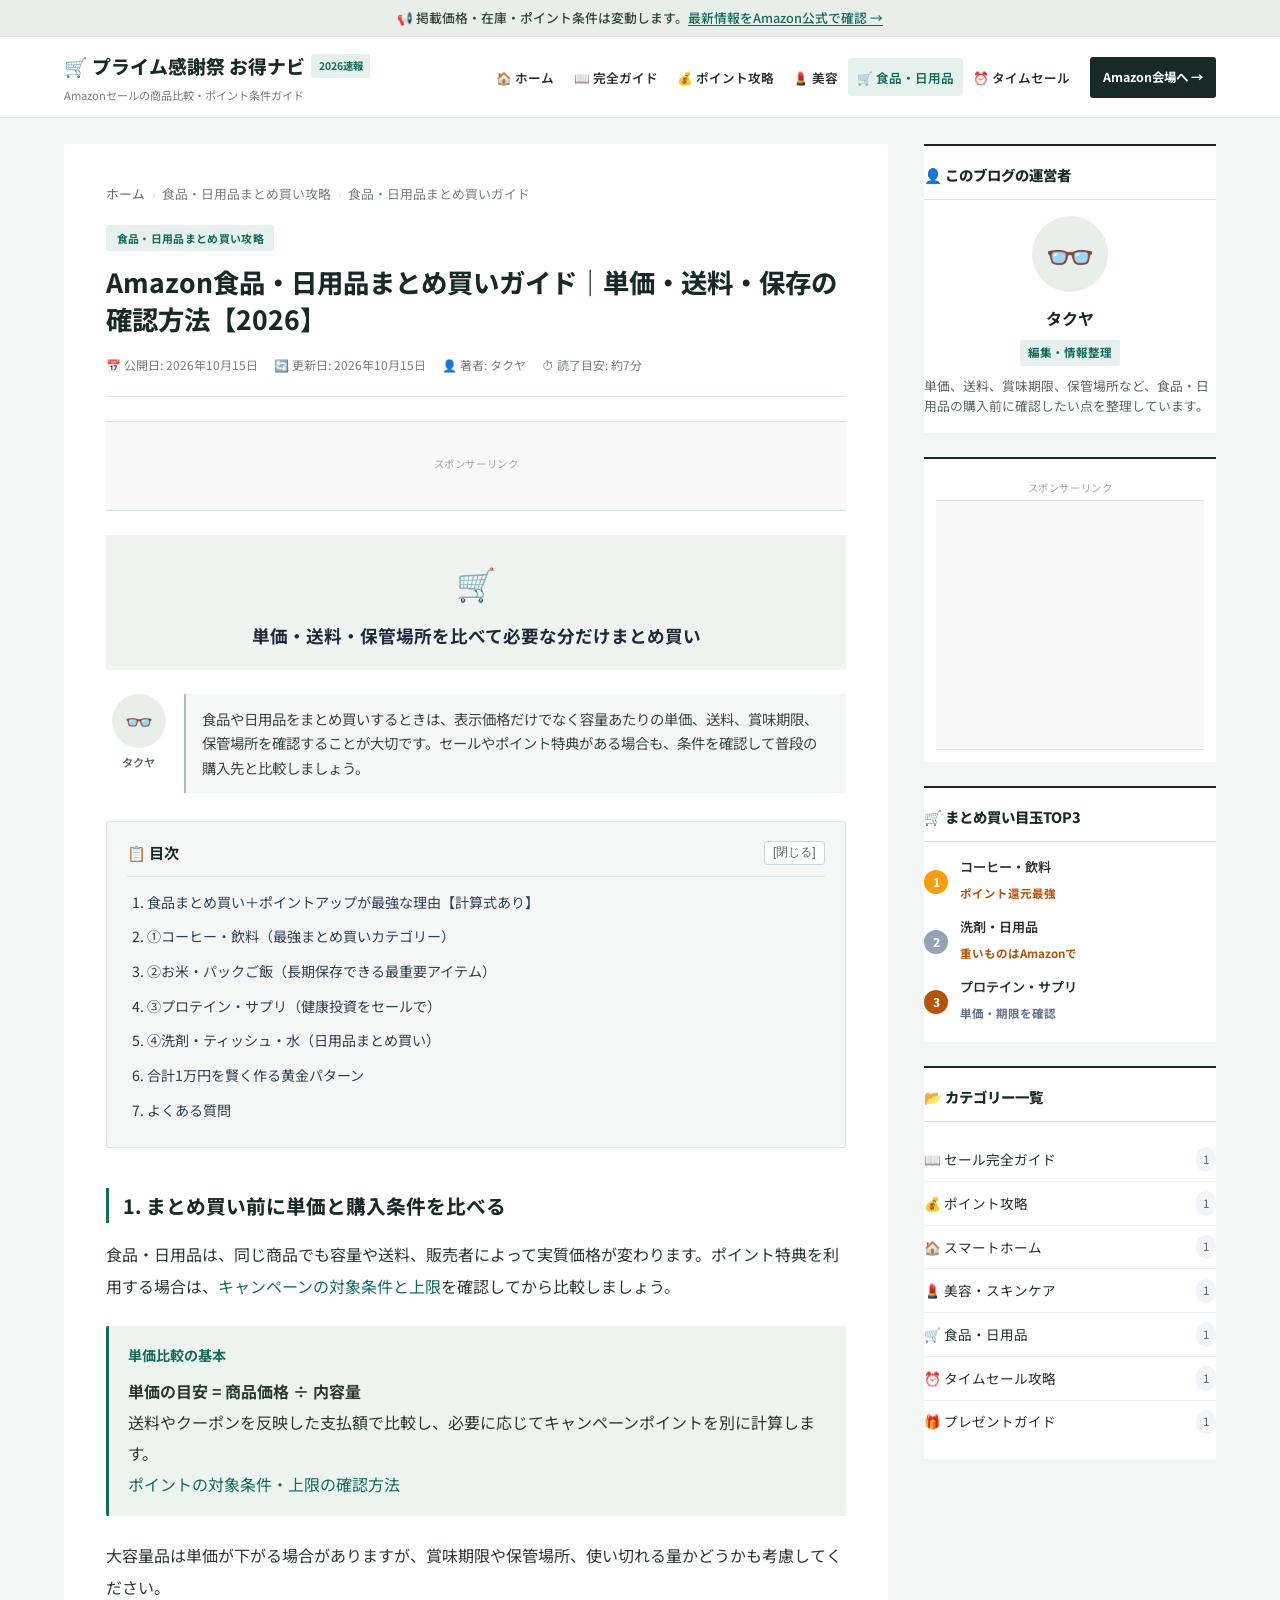
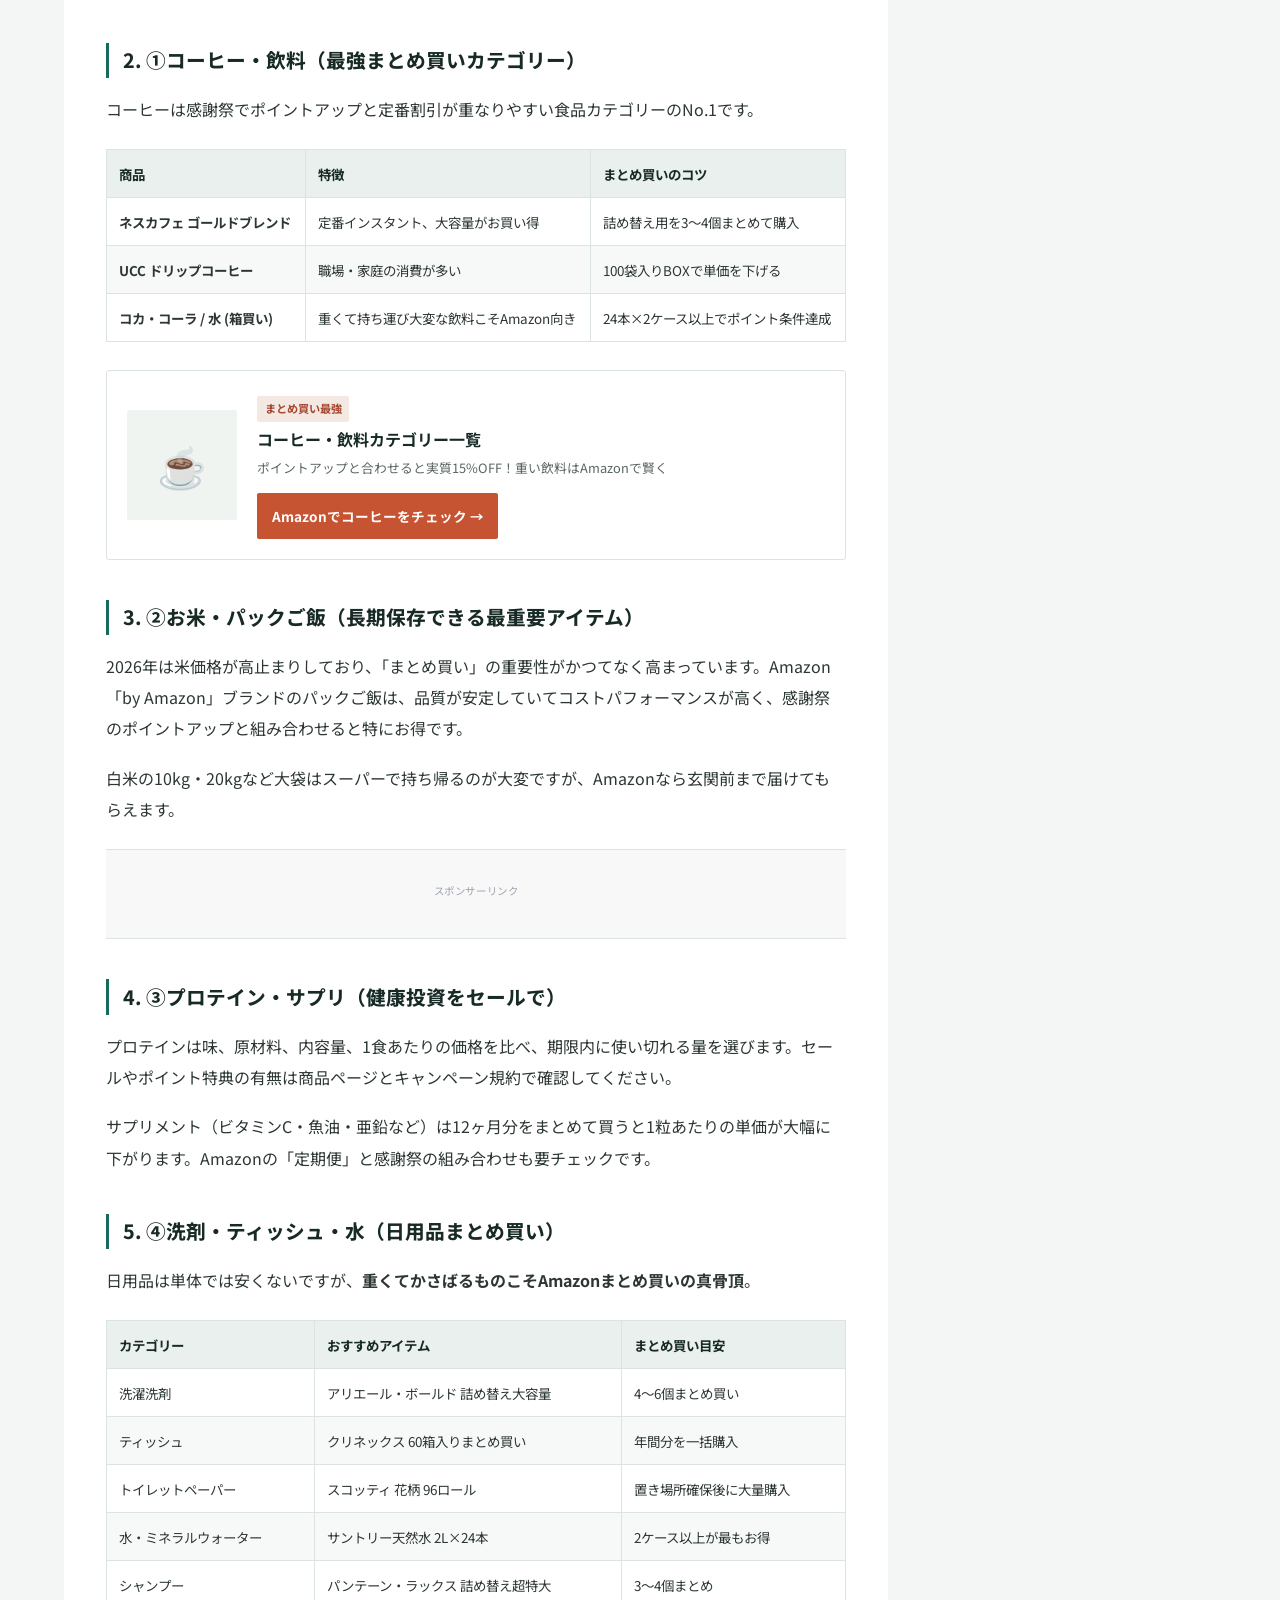
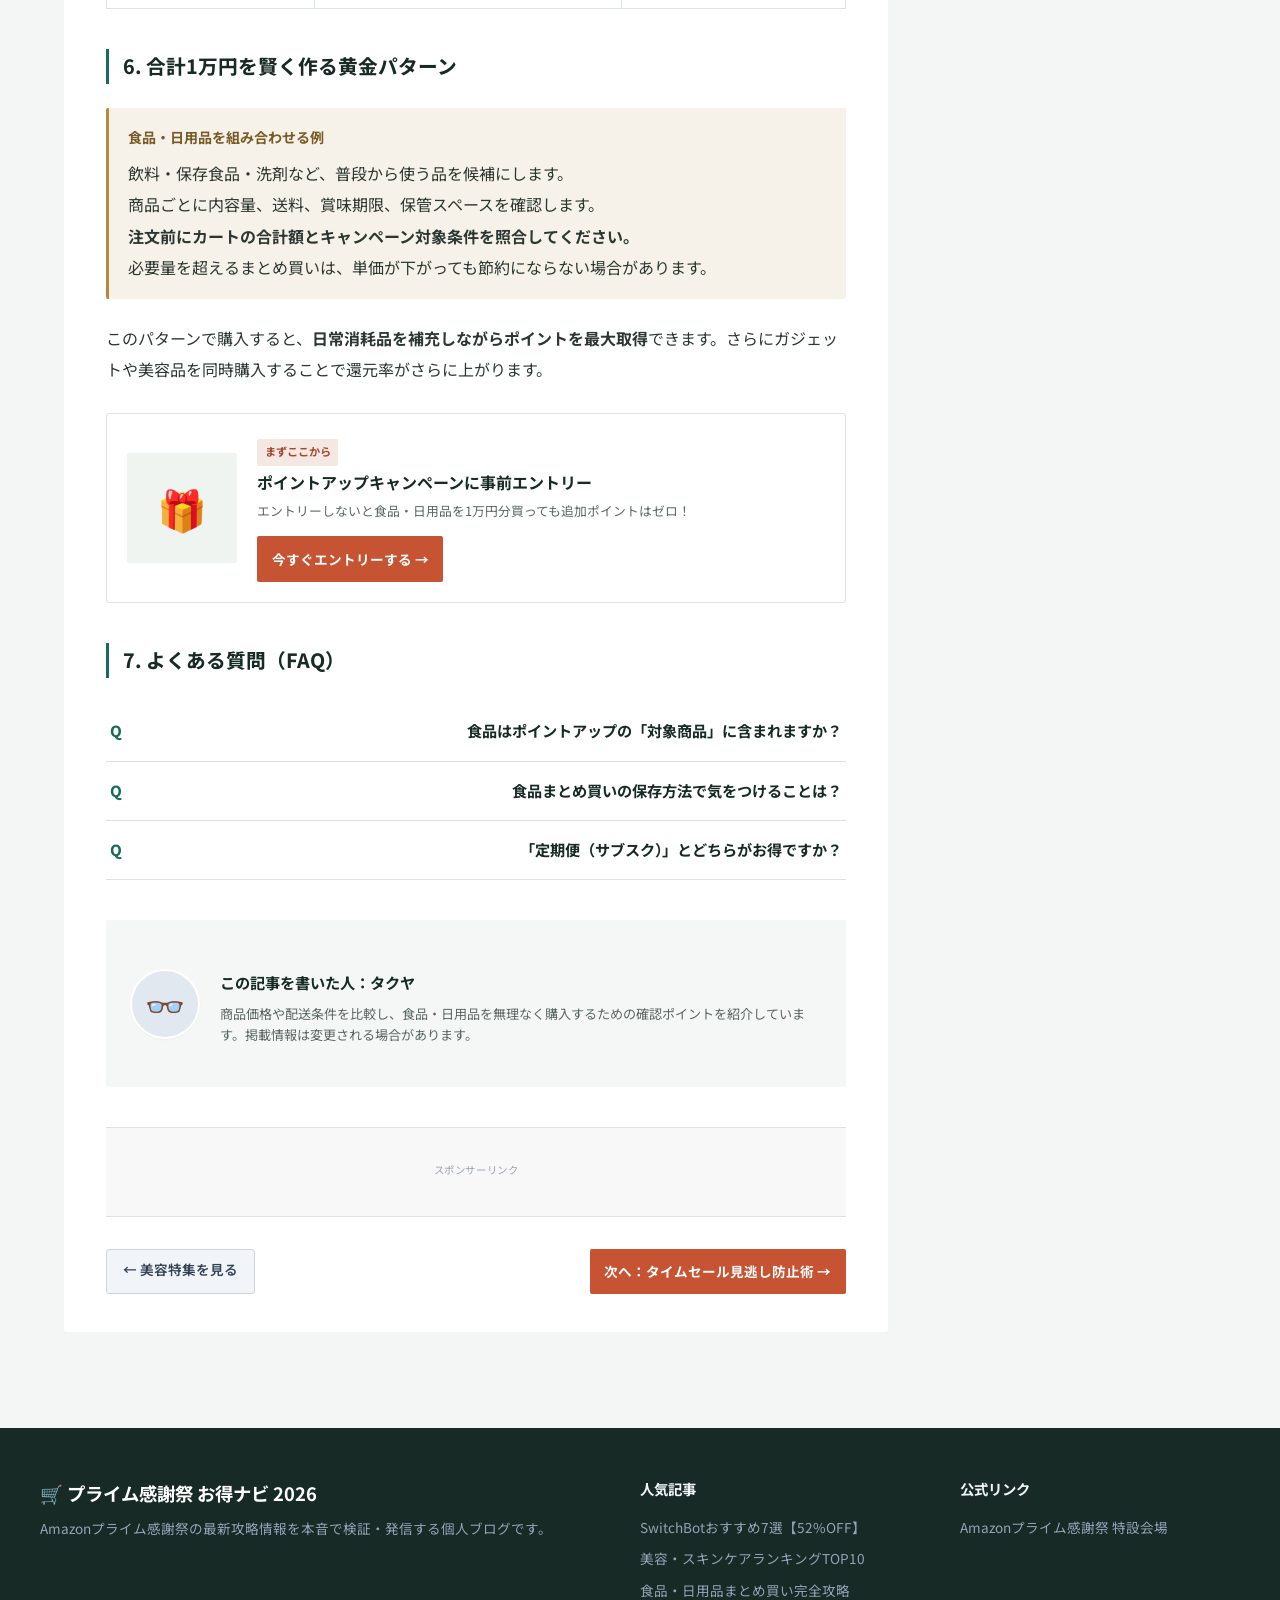
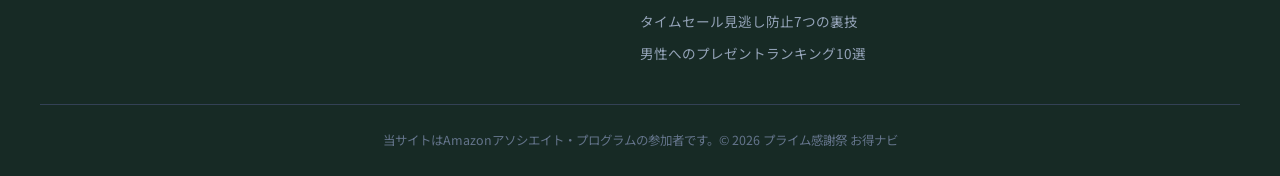
<file: articles/shokuhin-nichiyohin-matomegai-2026.html>
<!DOCTYPE html>
<html lang="ja">
<head>
  <meta charset="UTF-8" />
  <meta name="viewport" content="width=device-width, initial-scale=1.0" />
  <title>Amazon食品・日用品まとめ買いガイド｜単価・送料・保存の確認方法【2026】</title>
  <meta name="description" content="Amazonで食品や日用品をまとめ買いする前に確認したい、容量あたりの単価、送料、配送条件、賞味期限、保管場所を解説。セール価格だけに頼らず必要量を選ぶためのガイドです。" />
  <meta name="keywords" content="Amazon 日用品 まとめ買い,Amazon 食品 まとめ買い,水 ケース買い 価格比較,日用品 単価 計算,Amazon 送料 条件" />
  <meta name="robots" content="index, follow" />
  <link rel="canonical" href="https://mm33-code.github.io/amazon-prime-kanshasai.github.io/articles/shokuhin-nichiyohin-matomegai-2026.html" />
  <meta property="og:type" content="article" />
  <meta property="og:title" content="Amazon食品・日用品まとめ買いガイド｜単価・送料・保存の確認方法" />
  <meta property="og:description" content="容量あたりの価格や送料、保管場所を比べて食品・日用品を選ぶポイントを紹介。" />
  <meta property="og:url" content="https://mm33-code.github.io/amazon-prime-kanshasai.github.io/articles/shokuhin-nichiyohin-matomegai-2026.html" />
  <meta property="og:site_name" content="プライム感謝祭 お得ナビ" />
  <meta property="og:locale" content="ja_JP" />
  <script type="application/ld+json">{"@context":"https://schema.org","@type":"Article","headline":"Amazon食品・日用品まとめ買いガイド｜単価・送料・保存の確認方法【2026】","datePublished":"2026-10-15","dateModified":"2026-10-15","author":{"@type":"Person","name":"タクヤ"},"publisher":{"@type":"Organization","name":"プライム感謝祭 お得ナビ"},"inLanguage":"ja"}</script>
  <script type="application/ld+json">{"@context":"https://schema.org","@type":"BreadcrumbList","itemListElement":[{"@type":"ListItem","position":1,"name":"ホーム","item":"https://mm33-code.github.io/amazon-prime-kanshasai.github.io/"},{"@type":"ListItem","position":2,"name":"食品・日用品まとめ買い攻略","item":"https://mm33-code.github.io/amazon-prime-kanshasai.github.io/articles/shokuhin-nichiyohin-matomegai-2026.html"}]}</script>
  <link rel="preconnect" href="https://fonts.googleapis.com" />
  <link rel="preconnect" href="https://fonts.gstatic.com" crossorigin />
  <link href="https://fonts.googleapis.com/css2?family=Noto+Sans+JP:wght@400;500;700;800&family=Inter:wght@400;600;700;800&display=swap" rel="stylesheet" />
  <link rel="stylesheet" href="../css/style.css" />
</head>
<body>
<div id="progress-bar"></div>
<div class="top-notice-bar">
  📢 掲載価格・在庫・ポイント条件は変動します。<a href="https://www.amazon.co.jp/events/primebigdealdays?tag=newseo-22" target="_blank" rel="noopener">最新情報をAmazon公式で確認 →</a>
</div>
<header class="site-header">
  <div class="header-inner">
    <div class="brand-wrapper">
      <a href="../index.html" class="site-logo">🛒 プライム感謝祭 お得ナビ <span class="badge-tag">2026速報</span></a>
      <span class="site-tagline">Amazonセールの商品比較・ポイント条件ガイド</span>
    </div>
    <nav class="global-nav">
      <ul class="nav-menu" id="navMenu">
        <li><a href="../index.html">🏠 ホーム</a></li>
        <li><a href="guide-prime-kanshasai-2026.html">📖 完全ガイド</a></li>
        <li><a href="point-up-campaign-guide.html">💰 ポイント攻略</a></li>
        <li><a href="beauty-skincare-kanshasai-2026.html">💄 美容</a></li>
        <li><a href="shokuhin-nichiyohin-matomegai-2026.html" class="active">🛒 食品・日用品</a></li>
        <li><a href="sale-nogashi-nai-houhou-2026.html">⏰ タイムセール</a></li>
      </ul>
      <a href="https://www.amazon.co.jp/primeday?tag=newseo-22" target="_blank" rel="noopener" class="header-cta-btn">Amazon会場へ →</a>
      <button class="menu-toggle" id="menuToggle" aria-label="メニューを開く"><span></span><span></span><span></span></button>
    </nav>
  </div>
</header>
<div class="page-container">
  <main class="main-column">
    <article class="article-container">
      <nav class="breadcrumb-wp" aria-label="パンくずリスト">
        <a href="../index.html">ホーム</a><span class="sep">›</span>
        <span>食品・日用品まとめ買い攻略</span><span class="sep">›</span>
        <span>食品・日用品まとめ買いガイド</span>
      </nav>
      <header class="post-header">
        <span class="post-header-cat">食品・日用品まとめ買い攻略</span>
        <h1 class="post-title-single">Amazon食品・日用品まとめ買いガイド｜単価・送料・保存の確認方法【2026】</h1>
        <div class="post-meta-details">
          <span class="meta-item">📅 公開日: 2026年10月15日</span>
          <span class="meta-item">🔄 更新日: 2026年10月15日</span>
          <span class="meta-item">👤 著者: タクヤ</span>
          <span class="meta-item">⏱ 読了目安: 約7分</span>
        </div>
      </header>
      <div class="adsterra-slot" aria-label="スポンサーリンク">
        <span class="ad-sponsor-label">スポンサーリンク</span>
        <script>atOptions={'key':'3de764fe7bca7c5388fc333f37d5c562','format':'iframe','height':90,'width':728,'params':{}};</script>
        <script src="https://www.highrevenueformat.com/3de764fe7bca7c5388fc333f37d5c562/invoke.js"></script>
      </div>
      <div class="eyecatch-box">🛒<div style="font-size:1.1rem;font-weight:700;color:#1e293b;margin-top:0.5rem;">単価・送料・保管場所を比べて必要な分だけまとめ買い</div></div>
      <div class="article-body">
        <div class="fukidashi-wrap">
          <div class="fukidashi-avatar"><div class="avatar-circle">👓</div><div class="avatar-name">タクヤ</div></div>
          <div class="fukidashi-balloon"><p>食品や日用品をまとめ買いするときは、表示価格だけでなく容量あたりの単価、送料、賞味期限、保管場所を確認することが大切です。セールやポイント特典がある場合も、条件を確認して普段の購入先と比較しましょう。</p></div>
        </div>
        <div class="toc-wp-box">
          <div class="toc-wp-header"><span>📋 目次</span><button class="toc-toggle-btn" id="tocToggle">[閉じる]</button></div>
          <ol class="toc-wp-list" id="tocList">
            <li><a href="#logic">食品まとめ買い＋ポイントアップが最強な理由【計算式あり】</a></li>
            <li><a href="#coffee">①コーヒー・飲料（最強まとめ買いカテゴリー）</a></li>
            <li><a href="#rice">②お米・パックご飯（長期保存できる最重要アイテム）</a></li>
            <li><a href="#protein">③プロテイン・サプリ（健康投資をセールで）</a></li>
            <li><a href="#daily">④洗剤・ティッシュ・水（日用品まとめ買い）</a></li>
            <li><a href="#strategy">合計1万円を賢く作る黄金パターン</a></li>
            <li><a href="#faq">よくある質問</a></li>
          </ol>
        </div>

        <h2 id="logic">1. まとめ買い前に単価と購入条件を比べる</h2>
        <p>食品・日用品は、同じ商品でも容量や送料、販売者によって実質価格が変わります。ポイント特典を利用する場合は、<a href="point-up-campaign-guide.html">キャンペーンの対象条件と上限</a>を確認してから比較しましょう。</p>
        <div class="callout-box callout-point">
          <div class="callout-label">単価比較の基本</div>
          <p>
            <strong>単価の目安 = 商品価格 ÷ 内容量</strong><br>
            送料やクーポンを反映した支払額で比較し、必要に応じてキャンペーンポイントを別に計算します。<br>
            <a href="point-up-campaign-guide.html">ポイントの対象条件・上限の確認方法</a>
          </p>
        </div>
        <p>大容量品は単価が下がる場合がありますが、賞味期限や保管場所、使い切れる量かどうかも考慮してください。</p>

        <h2 id="coffee">2. ①コーヒー・飲料（最強まとめ買いカテゴリー）</h2>
        <p>コーヒーは感謝祭でポイントアップと定番割引が重なりやすい食品カテゴリーのNo.1です。</p>
        <div class="wp-table-wrap">
          <table class="wp-table">
            <thead><tr><th>商品</th><th>特徴</th><th>まとめ買いのコツ</th></tr></thead>
            <tbody>
              <tr><td><strong>ネスカフェ ゴールドブレンド</strong></td><td>定番インスタント、大容量がお買い得</td><td>詰め替え用を3〜4個まとめて購入</td></tr>
              <tr><td><strong>UCC ドリップコーヒー</strong></td><td>職場・家庭の消費が多い</td><td>100袋入りBOXで単価を下げる</td></tr>
              <tr><td><strong>コカ・コーラ / 水 (箱買い)</strong></td><td>重くて持ち運び大変な飲料こそAmazon向き</td><td>24本×2ケース以上でポイント条件達成</td></tr>
            </tbody>
          </table>
        </div>
        <div class="rinker-box">
          <div class="rinker-thumb">☕</div>
          <div class="rinker-info">
            <span class="rinker-badge">まとめ買い最強</span>
            <div class="rinker-title">コーヒー・飲料カテゴリー一覧</div>
            <div class="rinker-meta">ポイントアップと合わせると実質15%OFF！重い飲料はAmazonで賢く</div>
            <div class="rinker-buttons">
              <a href="https://www.amazon.co.jp/s?k=%E3%82%B3%E3%83%BC%E3%83%92%E3%83%BC+%E3%82%A4%E3%83%B3%E3%82%B9%E3%82%BF%E3%83%B3%E3%83%88+%E5%A4%A7%E5%AE%B9%E9%87%8F&tag=newseo-22" target="_blank" rel="noopener" class="btn-amazon-cta">Amazonでコーヒーをチェック →</a>
            </div>
          </div>
        </div>

        <h2 id="rice">3. ②お米・パックご飯（長期保存できる最重要アイテム）</h2>
        <p>2026年は米価格が高止まりしており、「まとめ買い」の重要性がかつてなく高まっています。Amazon「by Amazon」ブランドのパックご飯は、品質が安定していてコストパフォーマンスが高く、感謝祭のポイントアップと組み合わせると特にお得です。</p>
        <p>白米の10kg・20kgなど大袋はスーパーで持ち帰るのが大変ですが、Amazonなら玄関前まで届けてもらえます。</p>

        <div class="adsterra-slot" aria-label="スポンサーリンク">
          <span class="ad-sponsor-label">スポンサーリンク</span>
          <script async="async" data-cfasync="false" src="https://pl31790577.profitableratecpmnetwork.com/70eeb122fe0d4c78b34f4db51a559798/invoke.js"></script>
          <div id="container-70eeb122fe0d4c78b34f4db51a559798"></div>
        </div>

        <h2 id="protein">4. ③プロテイン・サプリ（健康投資をセールで）</h2>
        <p>プロテインは味、原材料、内容量、1食あたりの価格を比べ、期限内に使い切れる量を選びます。セールやポイント特典の有無は商品ページとキャンペーン規約で確認してください。</p>
        <p>サプリメント（ビタミンC・魚油・亜鉛など）は12ヶ月分をまとめて買うと1粒あたりの単価が大幅に下がります。Amazonの「定期便」と感謝祭の組み合わせも要チェックです。</p>

        <h2 id="daily">5. ④洗剤・ティッシュ・水（日用品まとめ買い）</h2>
        <p>日用品は単体では安くないですが、<strong>重くてかさばるものこそAmazonまとめ買いの真骨頂</strong>。</p>
        <div class="wp-table-wrap">
          <table class="wp-table">
            <thead><tr><th>カテゴリー</th><th>おすすめアイテム</th><th>まとめ買い目安</th></tr></thead>
            <tbody>
              <tr><td>洗濯洗剤</td><td>アリエール・ボールド 詰め替え大容量</td><td>4〜6個まとめ買い</td></tr>
              <tr><td>ティッシュ</td><td>クリネックス 60箱入りまとめ買い</td><td>年間分を一括購入</td></tr>
              <tr><td>トイレットペーパー</td><td>スコッティ 花柄 96ロール</td><td>置き場所確保後に大量購入</td></tr>
              <tr><td>水・ミネラルウォーター</td><td>サントリー天然水 2L×24本</td><td>2ケース以上が最もお得</td></tr>
              <tr><td>シャンプー</td><td>パンテーン・ラックス 詰め替え超特大</td><td>3〜4個まとめ</td></tr>
            </tbody>
          </table>
        </div>

        <h2 id="strategy">6. 合計1万円を賢く作る黄金パターン</h2>
        <div class="callout-box callout-memo">
          <div class="callout-label">食品・日用品を組み合わせる例</div>
          <p>
            飲料・保存食品・洗剤など、普段から使う品を候補にします。<br>
            商品ごとに内容量、送料、賞味期限、保管スペースを確認します。<br>
            <strong>注文前にカートの合計額とキャンペーン対象条件を照合してください。</strong><br>
            必要量を超えるまとめ買いは、単価が下がっても節約にならない場合があります。
          </p>
        </div>
        <p>このパターンで購入すると、<strong>日常消耗品を補充しながらポイントを最大取得</strong>できます。さらにガジェットや美容品を同時購入することで還元率がさらに上がります。</p>
        <div class="rinker-box">
          <div class="rinker-thumb">🎁</div>
          <div class="rinker-info">
            <span class="rinker-badge">まずここから</span>
            <div class="rinker-title">ポイントアップキャンペーンに事前エントリー</div>
            <div class="rinker-meta">エントリーしないと食品・日用品を1万円分買っても追加ポイントはゼロ！</div>
            <div class="rinker-buttons">
              <a href="https://www.amazon.co.jp/primeday?tag=newseo-22" target="_blank" rel="noopener" class="btn-amazon-cta">今すぐエントリーする →</a>
            </div>
          </div>
        </div>

        <h2 id="faq">7. よくある質問（FAQ）</h2>
        <div class="wp-faq-list">
          <div class="wp-faq-item">
            <div class="wp-faq-q">食品はポイントアップの「対象商品」に含まれますか？</div>
            <div class="wp-faq-a">Amazon.co.jp発送の食品カテゴリーは基本的にポイントアップキャンペーンの対象です。ただし一部の出品者から発送される商品は対象外になることがあります。商品ページの「ポイントアップ対象」表記を確認してから購入しましょう。</div>
          </div>
          <div class="wp-faq-item">
            <div class="wp-faq-q">食品まとめ買いの保存方法で気をつけることは？</div>
            <div class="wp-faq-a">コーヒー・米・プロテインは開封後の湿気と直射日光に注意が必要です。密封容器やジップロックへの保管をおすすめします。ティッシュ・トイレットペーパーは場所をとるためクローゼットや押し入れスペースを事前に確保しておきましょう。</div>
          </div>
          <div class="wp-faq-item">
            <div class="wp-faq-q">「定期便（サブスク）」とどちらがお得ですか？</div>
            <div class="wp-faq-a">定期便と一回限りの注文では、割引・配送頻度・解約条件が異なります。表示される商品価格とキャンペーン条件を比較し、使い切れる量だけ注文してください。</div>
          </div>
        </div>

        <div class="author-profile-bottom">
          <div class="author-bottom-avatar">👓</div>
          <div class="author-bottom-info">
            <h4>この記事を書いた人：タクヤ</h4>
            <p>商品価格や配送条件を比較し、食品・日用品を無理なく購入するための確認ポイントを紹介しています。掲載情報は変更される場合があります。</p>
          </div>
        </div>
      </div>

      <div class="adsterra-slot" aria-label="スポンサーリンク" style="margin-top:2.5rem;">
        <span class="ad-sponsor-label">スポンサーリンク</span>
        <script>atOptions={'key':'3de764fe7bca7c5388fc333f37d5c562','format':'iframe','height':90,'width':728,'params':{}};</script>
        <script src="https://www.highrevenueformat.com/3de764fe7bca7c5388fc333f37d5c562/invoke.js"></script>
      </div>
      <div style="display:flex;justify-content:space-between;margin-top:2rem;flex-wrap:wrap;gap:1rem;">
        <a href="beauty-skincare-kanshasai-2026.html" class="btn-sub-cta">← 美容特集を見る</a>
        <a href="sale-nogashi-nai-houhou-2026.html" class="btn-amazon-cta">次へ：タイムセール見逃し防止術 →</a>
      </div>
    </article>
  </main>

  <aside class="sidebar-column">
    <div class="sidebar-widget">
      <div class="widget-title">👤 このブログの運営者</div>
      <div class="author-widget-body">
        <div class="author-widget-avatar">👓</div>
        <div class="author-widget-name">タクヤ</div>
        <span class="author-widget-badge">編集・情報整理</span>
        <p class="author-widget-desc">単価、送料、賞味期限、保管場所など、食品・日用品の購入前に確認したい点を整理しています。</p>
      </div>
    </div>
    <div class="sidebar-widget" style="padding:0.75rem;text-align:center;">
      <span class="ad-sponsor-label">スポンサーリンク</span>
      <div class="adsterra-slot adsterra-sidebar" style="margin:0;min-height:250px;">
        <script>atOptions={'key':'ff67e2f20516701193907a5b7dd4b596','format':'iframe','height':250,'width':300,'params':{}};</script>
        <script src="https://www.highrevenueformat.com/ff67e2f20516701193907a5b7dd4b596/invoke.js"></script>
      </div>
    </div>
    <div class="sidebar-widget">
      <div class="widget-title">🛒 まとめ買い目玉TOP3</div>
      <ul class="ranking-widget-list">
        <li><a href="#coffee" class="ranking-widget-item"><span class="ranking-badge-num rank-gold">1</span><div><div class="ranking-item-title">コーヒー・飲料</div><span style="font-size:0.72rem;color:#b45309;font-weight:700;">ポイント還元最強</span></div></a></li>
        <li><a href="#daily" class="ranking-widget-item"><span class="ranking-badge-num rank-silver">2</span><div><div class="ranking-item-title">洗剤・日用品</div><span style="font-size:0.72rem;color:#b45309;font-weight:700;">重いものはAmazonで</span></div></a></li>
        <li><a href="#protein" class="ranking-widget-item"><span class="ranking-badge-num rank-bronze">3</span><div><div class="ranking-item-title">プロテイン・サプリ</div><span style="font-size:0.72rem;color:#64748b;font-weight:700;">単価・期限を確認</span></div></a></li>
      </ul>
    </div>
    <div class="sidebar-widget">
      <div class="widget-title">📂 カテゴリー一覧</div>
      <ul class="category-widget-list">
        <li><a href="guide-prime-kanshasai-2026.html"><span>📖 セール完全ガイド</span><span class="cat-count">1</span></a></li>
        <li><a href="point-up-campaign-guide.html"><span>💰 ポイント攻略</span><span class="cat-count">1</span></a></li>
        <li><a href="smarthome-switchbot-kanshasai-2026.html"><span>🏠 スマートホーム</span><span class="cat-count">1</span></a></li>
        <li><a href="beauty-skincare-kanshasai-2026.html"><span>💄 美容・スキンケア</span><span class="cat-count">1</span></a></li>
        <li><a href="shokuhin-nichiyohin-matomegai-2026.html"><span>🛒 食品・日用品</span><span class="cat-count">1</span></a></li>
        <li><a href="sale-nogashi-nai-houhou-2026.html"><span>⏰ タイムセール攻略</span><span class="cat-count">1</span></a></li>
        <li><a href="gadget-present-otoko-kanshasai-2026.html"><span>🎁 プレゼントガイド</span><span class="cat-count">1</span></a></li>
      </ul>
    </div>
  </aside>
</div>
<footer class="site-footer">
  <div class="footer-inner">
    <div class="footer-brand">
      <h3>🛒 プライム感謝祭 お得ナビ 2026</h3>
      <p>Amazonプライム感謝祭の最新攻略情報を本音で検証・発信する個人ブログです。</p>
    </div>
    <div class="footer-nav-col">
      <h4>人気記事</h4>
      <ul>
        <li><a href="smarthome-switchbot-kanshasai-2026.html">SwitchBotおすすめ7選【52%OFF】</a></li>
        <li><a href="beauty-skincare-kanshasai-2026.html">美容・スキンケアランキングTOP10</a></li>
        <li><a href="shokuhin-nichiyohin-matomegai-2026.html">食品・日用品まとめ買い完全攻略</a></li>
        <li><a href="sale-nogashi-nai-houhou-2026.html">タイムセール見逃し防止7つの裏技</a></li>
        <li><a href="gadget-present-otoko-kanshasai-2026.html">男性へのプレゼントランキング10選</a></li>
      </ul>
    </div>
    <div class="footer-nav-col">
      <h4>公式リンク</h4>
      <ul><li><a href="https://www.amazon.co.jp/primeday?tag=newseo-22" target="_blank" rel="noopener">Amazonプライム感謝祭 特設会場</a></li></ul>
    </div>
  </div>
  <div class="footer-bottom">
    <p>当サイトはAmazonアソシエイト・プログラムの参加者です。&copy; 2026 プライム感謝祭 お得ナビ</p>
  </div>
</footer>
<script src="../js/main.js" defer></script>
</body>
</html>
</file>
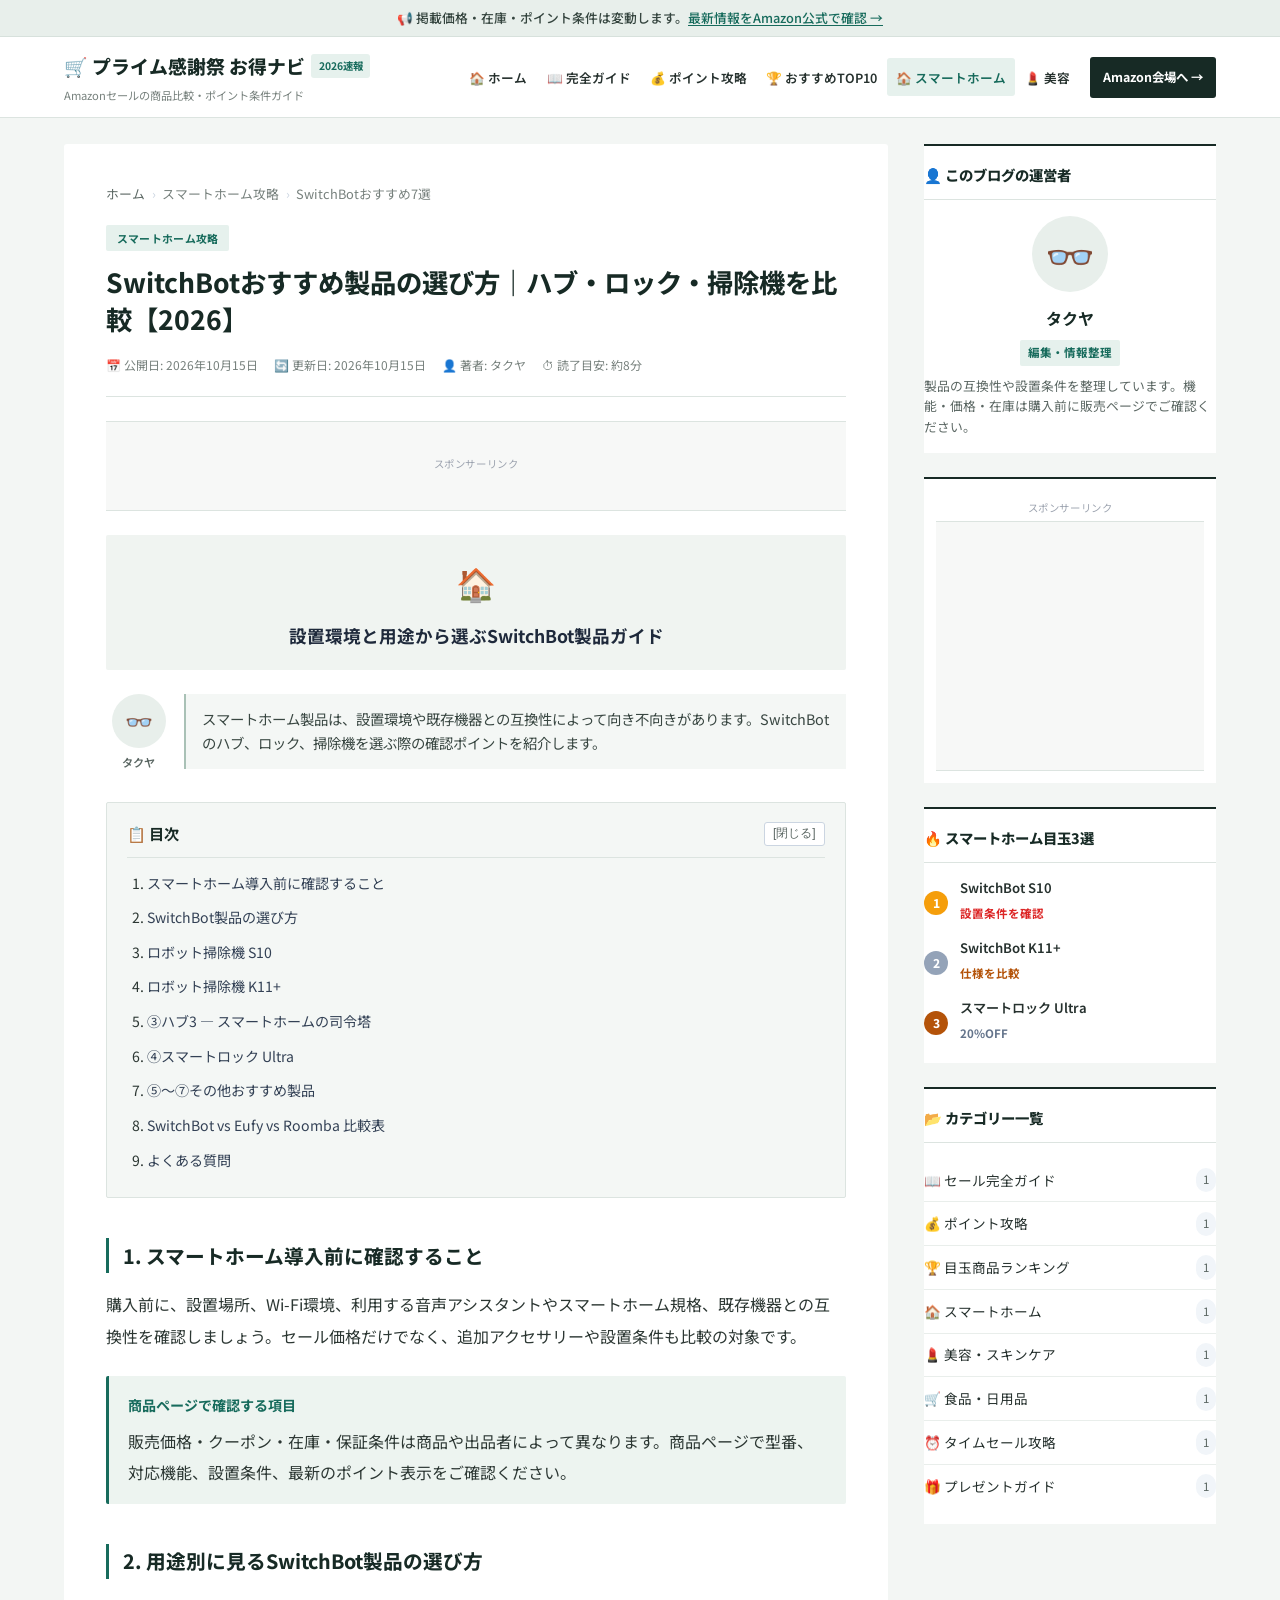
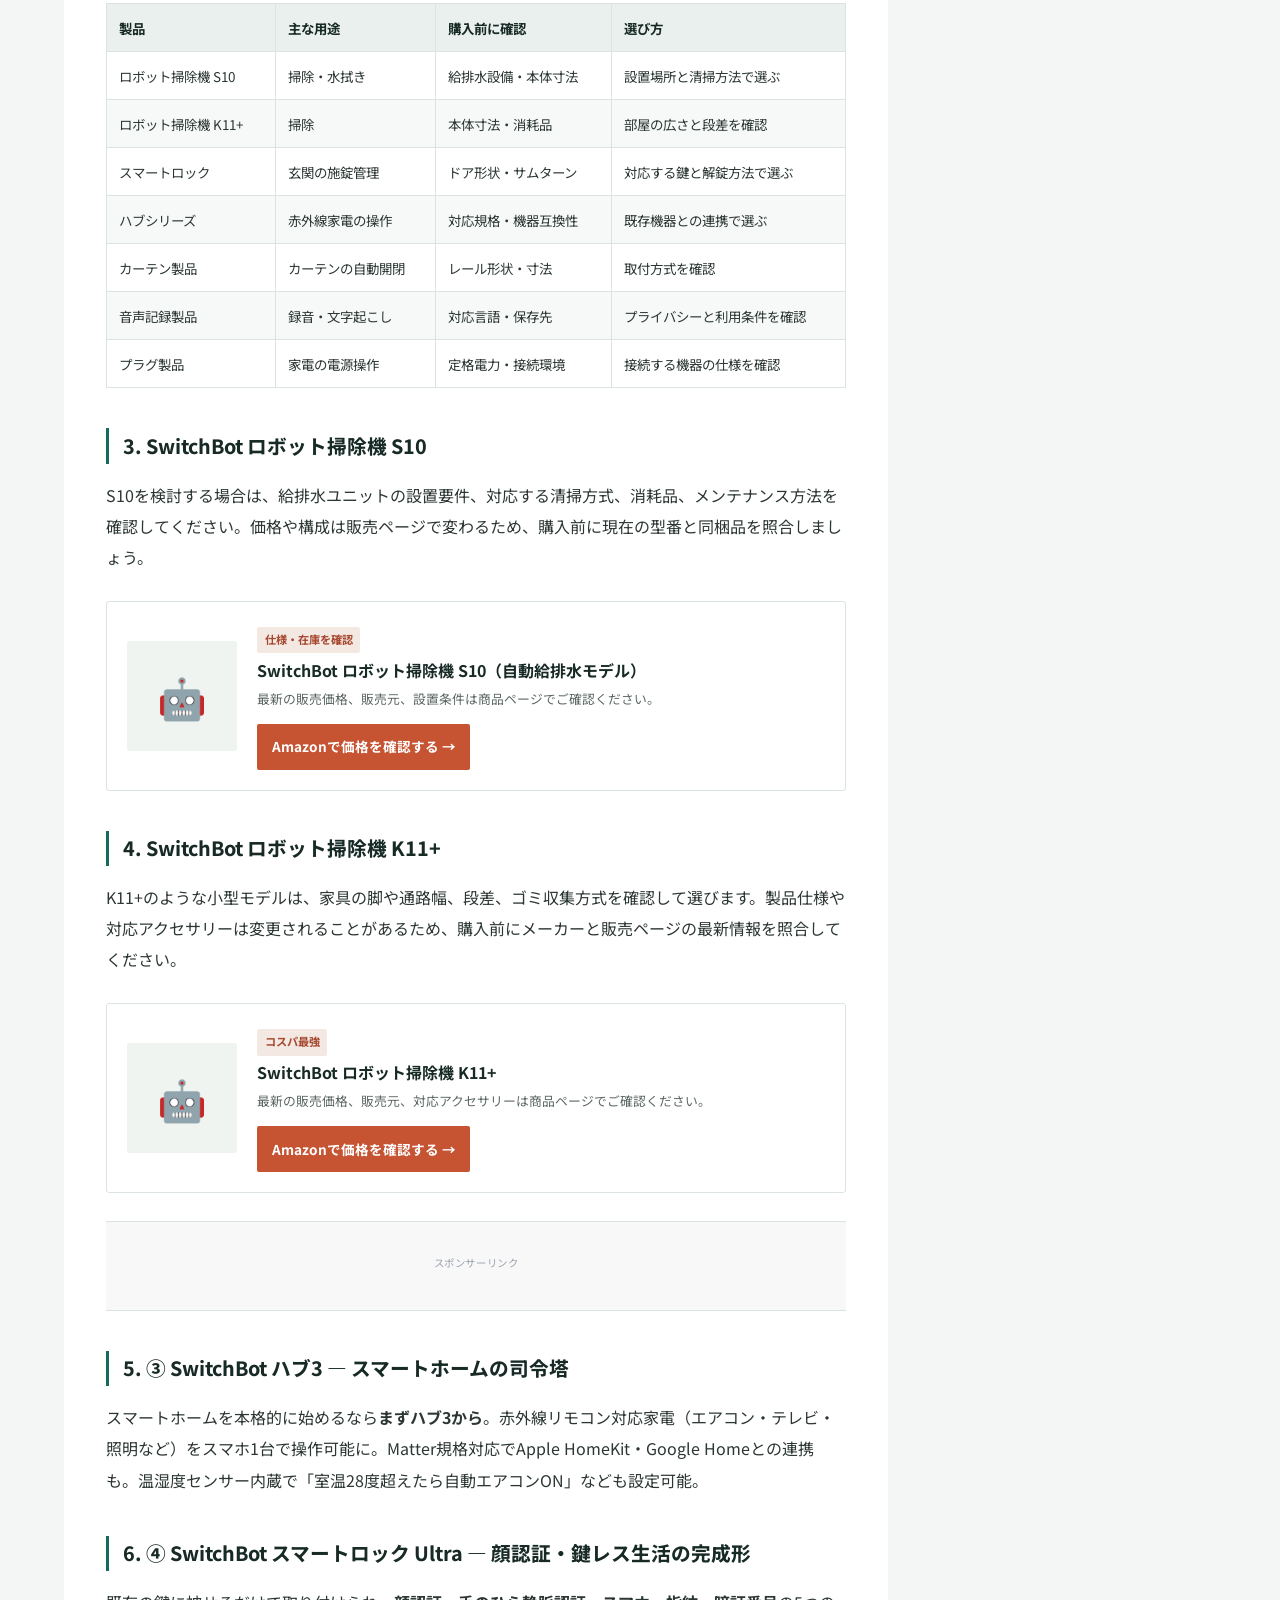
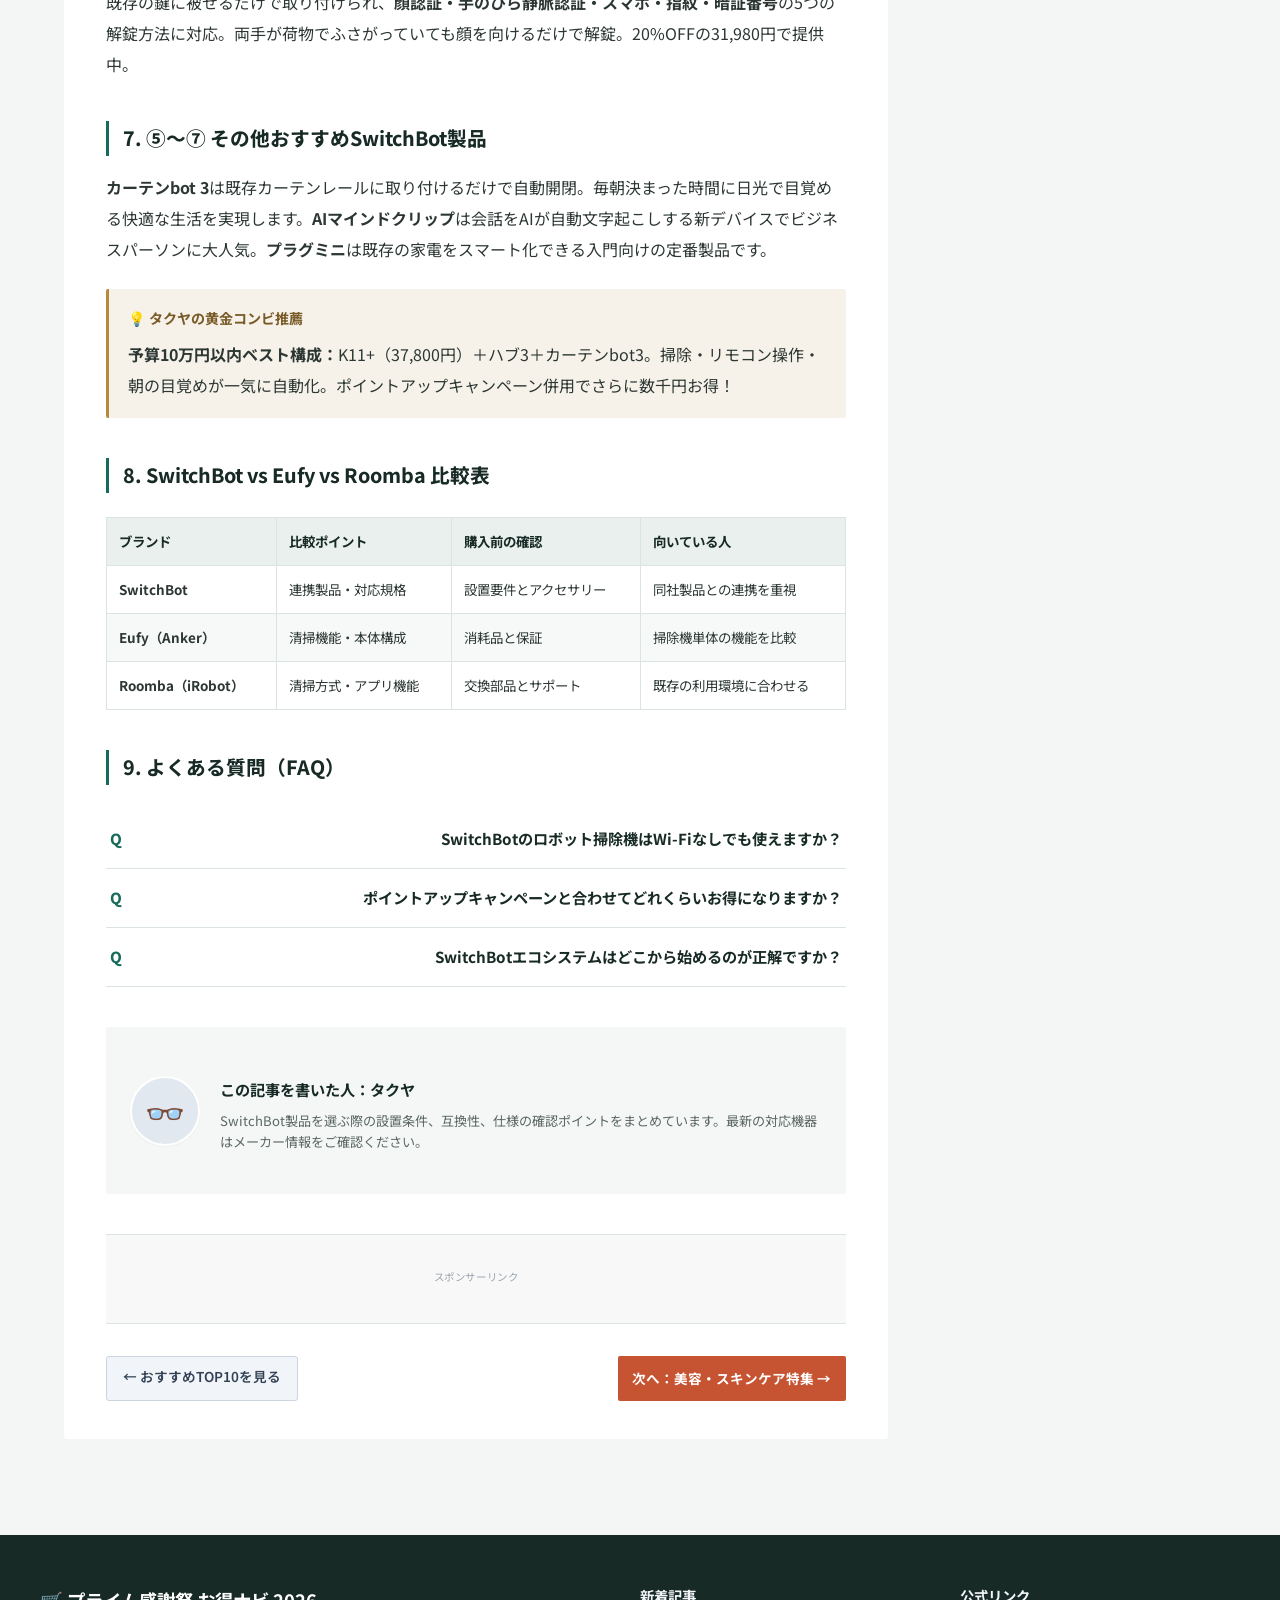
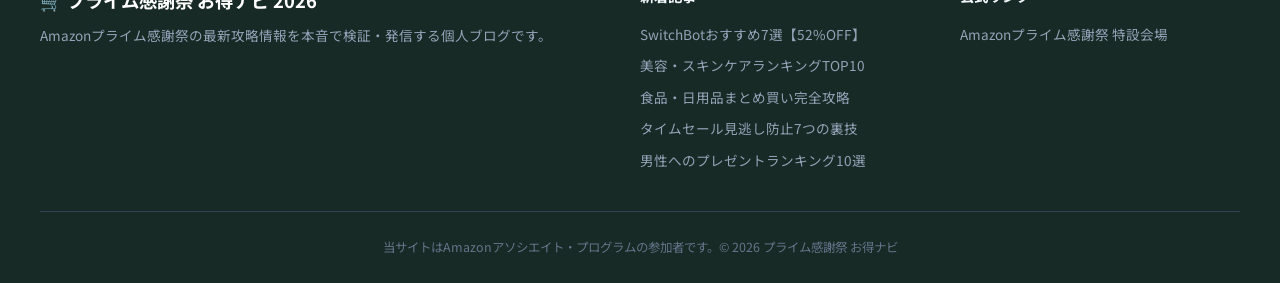
<file: articles/smarthome-switchbot-kanshasai-2026.html>
<!DOCTYPE html>
<html lang="ja">
<head>
  <meta charset="UTF-8" />
  <meta name="viewport" content="width=device-width, initial-scale=1.0" />
  <title>SwitchBotおすすめ製品の選び方｜ハブ・ロック・掃除機を比較【2026】</title>
  <meta name="description" content="SwitchBotでスマートホームを始める人向けに、ハブ、スマートロック、ロボット掃除機の選び方を解説。設置環境、必要な機能、対応製品を確認して構成を選びましょう。" />
  <meta name="keywords" content="SwitchBot おすすめ,SwitchBot ハブ 比較,SwitchBot スマートロック,SwitchBot ロボット掃除機,スマートホーム 始め方" />
  <meta name="robots" content="index, follow" />
  <link rel="canonical" href="https://mm33-code.github.io/amazon-prime-kanshasai.github.io/articles/smarthome-switchbot-kanshasai-2026.html" />
  <meta property="og:type" content="article" />
  <meta property="og:title" content="SwitchBotおすすめ製品の選び方｜ハブ・ロック・掃除機を比較" />
  <meta property="og:description" content="設置環境や必要な機能から、SwitchBotのハブ・ロック・掃除機を選ぶガイド。" />
  <meta property="og:url" content="https://mm33-code.github.io/amazon-prime-kanshasai.github.io/articles/smarthome-switchbot-kanshasai-2026.html" />
  <meta property="og:site_name" content="プライム感謝祭 お得ナビ" />
  <meta property="og:locale" content="ja_JP" />
  <script type="application/ld+json">{"@context":"https://schema.org","@type":"Article","headline":"SwitchBotおすすめ製品の選び方｜ハブ・ロック・掃除機を比較【2026】","datePublished":"2026-10-15","dateModified":"2026-10-15","author":{"@type":"Person","name":"タクヤ"},"publisher":{"@type":"Organization","name":"プライム感謝祭 お得ナビ"},"inLanguage":"ja"}</script>
  <script type="application/ld+json">{"@context":"https://schema.org","@type":"BreadcrumbList","itemListElement":[{"@type":"ListItem","position":1,"name":"ホーム","item":"https://mm33-code.github.io/amazon-prime-kanshasai.github.io/"},{"@type":"ListItem","position":2,"name":"スマートホーム攻略","item":"https://mm33-code.github.io/amazon-prime-kanshasai.github.io/articles/smarthome-switchbot-kanshasai-2026.html"}]}</script>
  <link rel="preconnect" href="https://fonts.googleapis.com" />
  <link rel="preconnect" href="https://fonts.gstatic.com" crossorigin />
  <link href="https://fonts.googleapis.com/css2?family=Noto+Sans+JP:wght@400;500;700;800&family=Inter:wght@400;600;700;800&display=swap" rel="stylesheet" />
  <link rel="stylesheet" href="../css/style.css" />
</head>
<body>
<div id="progress-bar"></div>
<div class="top-notice-bar">
  📢 掲載価格・在庫・ポイント条件は変動します。<a href="https://www.amazon.co.jp/events/primebigdealdays?tag=newseo-22" target="_blank" rel="noopener">最新情報をAmazon公式で確認 →</a>
</div>
<header class="site-header">
  <div class="header-inner">
    <div class="brand-wrapper">
      <a href="../index.html" class="site-logo">🛒 プライム感謝祭 お得ナビ <span class="badge-tag">2026速報</span></a>
      <span class="site-tagline">Amazonセールの商品比較・ポイント条件ガイド</span>
    </div>
    <nav class="global-nav">
      <ul class="nav-menu" id="navMenu">
        <li><a href="../index.html">🏠 ホーム</a></li>
        <li><a href="guide-prime-kanshasai-2026.html">📖 完全ガイド</a></li>
        <li><a href="point-up-campaign-guide.html">💰 ポイント攻略</a></li>
        <li><a href="osusumehin-ranking-2026.html">🏆 おすすめTOP10</a></li>
        <li><a href="smarthome-switchbot-kanshasai-2026.html" class="active">🏠 スマートホーム</a></li>
        <li><a href="beauty-skincare-kanshasai-2026.html">💄 美容</a></li>
      </ul>
      <a href="https://www.amazon.co.jp/primeday?tag=newseo-22" target="_blank" rel="noopener" class="header-cta-btn">Amazon会場へ →</a>
      <button class="menu-toggle" id="menuToggle" aria-label="メニューを開く"><span></span><span></span><span></span></button>
    </nav>
  </div>
</header>
<div class="page-container">
  <main class="main-column">
    <article class="article-container">
      <nav class="breadcrumb-wp" aria-label="パンくずリスト">
        <a href="../index.html">ホーム</a><span class="sep">›</span>
        <span>スマートホーム攻略</span><span class="sep">›</span>
        <span>SwitchBotおすすめ7選</span>
      </nav>
      <header class="post-header">
        <span class="post-header-cat">スマートホーム攻略</span>
        <h1 class="post-title-single">SwitchBotおすすめ製品の選び方｜ハブ・ロック・掃除機を比較【2026】</h1>
        <div class="post-meta-details">
          <span class="meta-item">📅 公開日: 2026年10月15日</span>
          <span class="meta-item">🔄 更新日: 2026年10月15日</span>
          <span class="meta-item">👤 著者: タクヤ</span>
          <span class="meta-item">⏱ 読了目安: 約8分</span>
        </div>
      </header>
      <div class="adsterra-slot" aria-label="スポンサーリンク">
        <span class="ad-sponsor-label">スポンサーリンク</span>
        <script>atOptions={'key':'3de764fe7bca7c5388fc333f37d5c562','format':'iframe','height':90,'width':728,'params':{}};</script>
        <script src="https://www.highrevenueformat.com/3de764fe7bca7c5388fc333f37d5c562/invoke.js"></script>
      </div>
      <div class="eyecatch-box">🏠<div style="font-size:1.1rem;font-weight:700;color:#1e293b;margin-top:0.5rem;">設置環境と用途から選ぶSwitchBot製品ガイド</div></div>
      <div class="article-body">
        <div class="fukidashi-wrap">
          <div class="fukidashi-avatar"><div class="avatar-circle">👓</div><div class="avatar-name">タクヤ</div></div>
          <div class="fukidashi-balloon"><p>スマートホーム製品は、設置環境や既存機器との互換性によって向き不向きがあります。SwitchBotのハブ、ロック、掃除機を選ぶ際の確認ポイントを紹介します。</p></div>
        </div>
        <div class="toc-wp-box">
          <div class="toc-wp-header"><span>📋 目次</span><button class="toc-toggle-btn" id="tocToggle">[閉じる]</button></div>
          <ol class="toc-wp-list" id="tocList">
            <li><a href="#why-now">スマートホーム導入前に確認すること</a></li>
            <li><a href="#ranking">SwitchBot製品の選び方</a></li>
            <li><a href="#s10">ロボット掃除機 S10</a></li>
            <li><a href="#k11">ロボット掃除機 K11+</a></li>
            <li><a href="#hub">③ハブ3 — スマートホームの司令塔</a></li>
            <li><a href="#lock">④スマートロック Ultra</a></li>
            <li><a href="#others">⑤〜⑦その他おすすめ製品</a></li>
            <li><a href="#comparison">SwitchBot vs Eufy vs Roomba 比較表</a></li>
            <li><a href="#faq">よくある質問</a></li>
          </ol>
        </div>

        <h2 id="why-now">1. スマートホーム導入前に確認すること</h2>
        <p>購入前に、設置場所、Wi-Fi環境、利用する音声アシスタントやスマートホーム規格、既存機器との互換性を確認しましょう。セール価格だけでなく、追加アクセサリーや設置条件も比較の対象です。</p>
        <div class="callout-box callout-point">
          <div class="callout-label">商品ページで確認する項目</div>
          <p>
            販売価格・クーポン・在庫・保証条件は商品や出品者によって異なります。商品ページで型番、対応機能、設置条件、最新のポイント表示をご確認ください。
          </p>
        </div>

        <h2 id="ranking">2. 用途別に見るSwitchBot製品の選び方</h2>
        <div class="wp-table-wrap">
          <table class="wp-table">
            <thead><tr><th>製品</th><th>主な用途</th><th>購入前に確認</th><th>選び方</th></tr></thead>
            <tbody>
              <tr><td>ロボット掃除機 S10</td><td>掃除・水拭き</td><td>給排水設備・本体寸法</td><td>設置場所と清掃方法で選ぶ</td></tr>
              <tr><td>ロボット掃除機 K11+</td><td>掃除</td><td>本体寸法・消耗品</td><td>部屋の広さと段差を確認</td></tr>
              <tr><td>スマートロック</td><td>玄関の施錠管理</td><td>ドア形状・サムターン</td><td>対応する鍵と解錠方法で選ぶ</td></tr>
              <tr><td>ハブシリーズ</td><td>赤外線家電の操作</td><td>対応規格・機器互換性</td><td>既存機器との連携で選ぶ</td></tr>
              <tr><td>カーテン製品</td><td>カーテンの自動開閉</td><td>レール形状・寸法</td><td>取付方式を確認</td></tr>
              <tr><td>音声記録製品</td><td>録音・文字起こし</td><td>対応言語・保存先</td><td>プライバシーと利用条件を確認</td></tr>
              <tr><td>プラグ製品</td><td>家電の電源操作</td><td>定格電力・接続環境</td><td>接続する機器の仕様を確認</td></tr>
            </tbody>
          </table>
        </div>

        <h2 id="s10">3. SwitchBot ロボット掃除機 S10</h2>
        <p>S10を検討する場合は、給排水ユニットの設置要件、対応する清掃方式、消耗品、メンテナンス方法を確認してください。価格や構成は販売ページで変わるため、購入前に現在の型番と同梱品を照合しましょう。</p>
        <div class="rinker-box">
          <div class="rinker-thumb">🤖</div>
          <div class="rinker-info">
            <span class="rinker-badge">仕様・在庫を確認</span>
            <div class="rinker-title">SwitchBot ロボット掃除機 S10（自動給排水モデル）</div>
            <div class="rinker-meta">最新の販売価格、販売元、設置条件は商品ページでご確認ください。</div>
            <div class="rinker-buttons">
              <a href="https://www.amazon.co.jp/s?k=SwitchBot+S10&tag=newseo-22" target="_blank" rel="noopener" class="btn-amazon-cta">Amazonで価格を確認する →</a>
            </div>
          </div>
        </div>

        <h2 id="k11">4. SwitchBot ロボット掃除機 K11+</h2>
        <p>K11+のような小型モデルは、家具の脚や通路幅、段差、ゴミ収集方式を確認して選びます。製品仕様や対応アクセサリーは変更されることがあるため、購入前にメーカーと販売ページの最新情報を照合してください。</p>
        <div class="rinker-box">
          <div class="rinker-thumb">🤖</div>
          <div class="rinker-info">
            <span class="rinker-badge">コスパ最強</span>
            <div class="rinker-title">SwitchBot ロボット掃除機 K11+</div>
            <div class="rinker-meta">最新の販売価格、販売元、対応アクセサリーは商品ページでご確認ください。</div>
            <div class="rinker-buttons">
              <a href="https://www.amazon.co.jp/s?k=SwitchBot+K11%2B&tag=newseo-22" target="_blank" rel="noopener" class="btn-amazon-cta">Amazonで価格を確認する →</a>
            </div>
          </div>
        </div>

        <div class="adsterra-slot" aria-label="スポンサーリンク">
          <span class="ad-sponsor-label">スポンサーリンク</span>
          <script async="async" data-cfasync="false" src="https://pl31790577.profitableratecpmnetwork.com/70eeb122fe0d4c78b34f4db51a559798/invoke.js"></script>
          <div id="container-70eeb122fe0d4c78b34f4db51a559798"></div>
        </div>

        <h2 id="hub">5. ③ SwitchBot ハブ3 — スマートホームの司令塔</h2>
        <p>スマートホームを本格的に始めるなら<strong>まずハブ3から</strong>。赤外線リモコン対応家電（エアコン・テレビ・照明など）をスマホ1台で操作可能に。Matter規格対応でApple HomeKit・Google Homeとの連携も。温湿度センサー内蔵で「室温28度超えたら自動エアコンON」なども設定可能。</p>

        <h2 id="lock">6. ④ SwitchBot スマートロック Ultra — 顔認証・鍵レス生活の完成形</h2>
        <p>既存の鍵に被せるだけで取り付けられ、<strong>顔認証・手のひら静脈認証・スマホ・指紋・暗証番号</strong>の5つの解錠方法に対応。両手が荷物でふさがっていても顔を向けるだけで解錠。20%OFFの31,980円で提供中。</p>

        <h2 id="others">7. ⑤〜⑦ その他おすすめSwitchBot製品</h2>
        <p><strong>カーテンbot 3</strong>は既存カーテンレールに取り付けるだけで自動開閉。毎朝決まった時間に日光で目覚める快適な生活を実現します。<strong>AIマインドクリップ</strong>は会話をAIが自動文字起こしする新デバイスでビジネスパーソンに大人気。<strong>プラグミニ</strong>は既存の家電をスマート化できる入門向けの定番製品です。</p>

        <div class="callout-box callout-memo">
          <div class="callout-label">💡 タクヤの黄金コンビ推薦</div>
          <p><strong>予算10万円以内ベスト構成：</strong>K11+（37,800円）＋ハブ3＋カーテンbot3。掃除・リモコン操作・朝の目覚めが一気に自動化。ポイントアップキャンペーン併用でさらに数千円お得！</p>
        </div>

        <h2 id="comparison">8. SwitchBot vs Eufy vs Roomba 比較表</h2>
        <div class="wp-table-wrap">
          <table class="wp-table">
            <thead><tr><th>ブランド</th><th>比較ポイント</th><th>購入前の確認</th><th>向いている人</th></tr></thead>
            <tbody>
              <tr><td><strong>SwitchBot</strong></td><td>連携製品・対応規格</td><td>設置要件とアクセサリー</td><td>同社製品との連携を重視</td></tr>
              <tr><td><strong>Eufy（Anker）</strong></td><td>清掃機能・本体構成</td><td>消耗品と保証</td><td>掃除機単体の機能を比較</td></tr>
              <tr><td><strong>Roomba（iRobot）</strong></td><td>清掃方式・アプリ機能</td><td>交換部品とサポート</td><td>既存の利用環境に合わせる</td></tr>
            </tbody>
          </table>
        </div>

        <h2 id="faq">9. よくある質問（FAQ）</h2>
        <div class="wp-faq-list">
          <div class="wp-faq-item">
            <div class="wp-faq-q">SwitchBotのロボット掃除機はWi-Fiなしでも使えますか？</div>
            <div class="wp-faq-a">基本的な掃除動作はWi-Fiなしでも可能ですが、スケジュール設定や音声アシスタント連携にはWi-Fi接続が必要です。スマートホーム機能を最大限活用するにはWi-Fi環境の整備をおすすめします。</div>
          </div>
          <div class="wp-faq-item">
            <div class="wp-faq-q">ポイントアップキャンペーンと合わせてどれくらいお得になりますか？</div>
            <div class="wp-faq-a">還元率や上限はキャンペーンごとに異なります。Amazon公式ページで対象商品・注文金額・付与上限を確認してください。確認手順は<a href="point-up-campaign-guide.html">ポイントアップの解説</a>にまとめています。</div>
          </div>
          <div class="wp-faq-item">
            <div class="wp-faq-q">SwitchBotエコシステムはどこから始めるのが正解ですか？</div>
            <div class="wp-faq-a">まず<strong>ハブ3</strong>を導入するのがベストプラクティス。ハブ3があれば既存家電もスマート化でき、後からロボット掃除機を追加してもすべて同じアプリで管理できます。</div>
          </div>
        </div>

        <div class="author-profile-bottom">
          <div class="author-bottom-avatar">👓</div>
          <div class="author-bottom-info">
            <h4>この記事を書いた人：タクヤ</h4>
            <p>SwitchBot製品を選ぶ際の設置条件、互換性、仕様の確認ポイントをまとめています。最新の対応機器はメーカー情報をご確認ください。</p>
          </div>
        </div>
      </div>

      <div class="adsterra-slot" aria-label="スポンサーリンク" style="margin-top:2.5rem;">
        <span class="ad-sponsor-label">スポンサーリンク</span>
        <script>atOptions={'key':'3de764fe7bca7c5388fc333f37d5c562','format':'iframe','height':90,'width':728,'params':{}};</script>
        <script src="https://www.highrevenueformat.com/3de764fe7bca7c5388fc333f37d5c562/invoke.js"></script>
      </div>
      <div style="display:flex;justify-content:space-between;margin-top:2rem;flex-wrap:wrap;gap:1rem;">
        <a href="osusumehin-ranking-2026.html" class="btn-sub-cta">← おすすめTOP10を見る</a>
        <a href="beauty-skincare-kanshasai-2026.html" class="btn-amazon-cta">次へ：美容・スキンケア特集 →</a>
      </div>
    </article>
  </main>

  <aside class="sidebar-column">
    <div class="sidebar-widget">
      <div class="widget-title">👤 このブログの運営者</div>
      <div class="author-widget-body">
        <div class="author-widget-avatar">👓</div>
        <div class="author-widget-name">タクヤ</div>
        <span class="author-widget-badge">編集・情報整理</span>
        <p class="author-widget-desc">製品の互換性や設置条件を整理しています。機能・価格・在庫は購入前に販売ページでご確認ください。</p>
      </div>
    </div>
    <div class="sidebar-widget" style="padding:0.75rem;text-align:center;">
      <span class="ad-sponsor-label">スポンサーリンク</span>
      <div class="adsterra-slot adsterra-sidebar" style="margin:0;min-height:250px;">
        <script>atOptions={'key':'ff67e2f20516701193907a5b7dd4b596','format':'iframe','height':250,'width':300,'params':{}};</script>
        <script src="https://www.highrevenueformat.com/ff67e2f20516701193907a5b7dd4b596/invoke.js"></script>
      </div>
    </div>
    <div class="sidebar-widget">
      <div class="widget-title">🔥 スマートホーム目玉3選</div>
      <ul class="ranking-widget-list">
        <li><a href="#s10" class="ranking-widget-item"><span class="ranking-badge-num rank-gold">1</span><div><div class="ranking-item-title">SwitchBot S10</div><span style="font-size:0.72rem;color:#dc2626;font-weight:700;">設置条件を確認</span></div></a></li>
        <li><a href="#k11" class="ranking-widget-item"><span class="ranking-badge-num rank-silver">2</span><div><div class="ranking-item-title">SwitchBot K11+</div><span style="font-size:0.72rem;color:#b45309;font-weight:700;">仕様を比較</span></div></a></li>
        <li><a href="#lock" class="ranking-widget-item"><span class="ranking-badge-num rank-bronze">3</span><div><div class="ranking-item-title">スマートロック Ultra</div><span style="font-size:0.72rem;color:#64748b;font-weight:700;">20%OFF</span></div></a></li>
      </ul>
    </div>
    <div class="sidebar-widget">
      <div class="widget-title">📂 カテゴリー一覧</div>
      <ul class="category-widget-list">
        <li><a href="guide-prime-kanshasai-2026.html"><span>📖 セール完全ガイド</span><span class="cat-count">1</span></a></li>
        <li><a href="point-up-campaign-guide.html"><span>💰 ポイント攻略</span><span class="cat-count">1</span></a></li>
        <li><a href="osusumehin-ranking-2026.html"><span>🏆 目玉商品ランキング</span><span class="cat-count">1</span></a></li>
        <li><a href="smarthome-switchbot-kanshasai-2026.html"><span>🏠 スマートホーム</span><span class="cat-count">1</span></a></li>
        <li><a href="beauty-skincare-kanshasai-2026.html"><span>💄 美容・スキンケア</span><span class="cat-count">1</span></a></li>
        <li><a href="shokuhin-nichiyohin-matomegai-2026.html"><span>🛒 食品・日用品</span><span class="cat-count">1</span></a></li>
        <li><a href="sale-nogashi-nai-houhou-2026.html"><span>⏰ タイムセール攻略</span><span class="cat-count">1</span></a></li>
        <li><a href="gadget-present-otoko-kanshasai-2026.html"><span>🎁 プレゼントガイド</span><span class="cat-count">1</span></a></li>
      </ul>
    </div>
  </aside>
</div>

<footer class="site-footer">
  <div class="footer-inner">
    <div class="footer-brand">
      <h3>🛒 プライム感謝祭 お得ナビ 2026</h3>
      <p>Amazonプライム感謝祭の最新攻略情報を本音で検証・発信する個人ブログです。</p>
    </div>
    <div class="footer-nav-col">
      <h4>新着記事</h4>
      <ul>
        <li><a href="smarthome-switchbot-kanshasai-2026.html">SwitchBotおすすめ7選【52%OFF】</a></li>
        <li><a href="beauty-skincare-kanshasai-2026.html">美容・スキンケアランキングTOP10</a></li>
        <li><a href="shokuhin-nichiyohin-matomegai-2026.html">食品・日用品まとめ買い完全攻略</a></li>
        <li><a href="sale-nogashi-nai-houhou-2026.html">タイムセール見逃し防止7つの裏技</a></li>
        <li><a href="gadget-present-otoko-kanshasai-2026.html">男性へのプレゼントランキング10選</a></li>
      </ul>
    </div>
    <div class="footer-nav-col">
      <h4>公式リンク</h4>
      <ul><li><a href="https://www.amazon.co.jp/primeday?tag=newseo-22" target="_blank" rel="noopener">Amazonプライム感謝祭 特設会場</a></li></ul>
    </div>
  </div>
  <div class="footer-bottom">
    <p>当サイトはAmazonアソシエイト・プログラムの参加者です。&copy; 2026 プライム感謝祭 お得ナビ</p>
  </div>
</footer>
<script src="../js/main.js" defer></script>
</body>
</html>
</file>
<file: css/style.css>
/* ==========================================================================
   プライム感謝祭 お得ナビ — WordPress Blog Theme (SWELL / Cocoon Style)
   ========================================================================== */

:root {
  --bg-page: #f7f9fa;
  --bg-card: #ffffff;
  --bg-subtle: #f1f4f6;
  --text-main: #333333;
  --text-muted: #666666;
  --text-light: #888888;
  --border-color: #e5e8ec;
  --border-light: #f0f2f5;

  --color-brand: #0f172a;        /* Navy dark for header/title */
  --color-primary: #1e40af;      /* Trust blue */
  --color-primary-light: #eff6ff;
  --color-amazon: #ff9900;       /* Amazon Official Orange */
  --color-amazon-hover: #e68a00;
  --color-accent-red: #e11d48;
  --color-accent-green: #059669;

  --font-base: -apple-system, BlinkMacSystemFont, "Segoe UI", "Hiragino Kaku Gothic ProN", "Yu Gothic", "Meiryo", "Noto Sans JP", sans-serif;
  --font-heading: -apple-system, BlinkMacSystemFont, "Hiragino Kaku Gothic ProN", "Yu Gothic", sans-serif;
  --shadow-sm: 0 1px 3px rgba(0, 0, 0, 0.05);
  --shadow-md: 0 4px 12px rgba(0, 0, 0, 0.07);
  --shadow-hover: 0 8px 24px rgba(0, 0, 0, 0.1);
  --radius-sm: 4px;
  --radius-md: 8px;
  --radius-lg: 12px;
}

/* Reset & Base */
*, *::before, *::after {
  box-sizing: border-box;
  margin: 0;
  padding: 0;
}

body {
  font-family: var(--font-base);
  font-size: 16px;
  line-height: 1.85;
  color: var(--text-main);
  background-color: var(--bg-page);
  -webkit-font-smoothing: antialiased;
  text-rendering: optimizeLegibility;
}

a {
  color: var(--color-primary);
  text-decoration: none;
  transition: color 0.2s ease;
}
a:hover {
  color: var(--color-amazon);
  text-decoration: underline;
}

img {
  max-width: 100%;
  height: auto;
  vertical-align: middle;
}

ul, ol {
  padding-left: 1.5rem;
}

/* Reading Progress Bar */
#progress-bar {
  position: fixed;
  top: 0;
  left: 0;
  height: 3px;
  background: var(--color-amazon);
  width: 0;
  z-index: 9999;
  transition: width 0.1s;
}

/* ==========================================================================
   Header & Top Bar (WordPress SWELL Style)
   ========================================================================== */

/* Notification ribbon */
.top-notice-bar {
  background: #ffefe0;
  border-bottom: 1px solid #ffd8b3;
  color: #c05621;
  font-size: 0.85rem;
  font-weight: 600;
  text-align: center;
  padding: 0.45rem 1rem;
}
.top-notice-bar a {
  color: #9c4221;
  text-decoration: underline;
}

.site-header {
  background: #ffffff;
  border-bottom: 1px solid var(--border-color);
  box-shadow: var(--shadow-sm);
  position: sticky;
  top: 0;
  z-index: 1000;
}

.header-inner {
  max-width: 1140px;
  margin: 0 auto;
  padding: 0.85rem 1.25rem;
  display: flex;
  align-items: center;
  justify-content: space-between;
}

.brand-wrapper {
  display: flex;
  flex-direction: column;
}

.site-logo {
  font-size: 1.4rem;
  font-weight: 800;
  color: var(--color-brand);
  text-decoration: none;
  display: flex;
  align-items: center;
  gap: 0.4rem;
}
.site-logo:hover {
  text-decoration: none;
  color: var(--color-brand);
}
.site-logo .badge-tag {
  background: var(--color-amazon);
  color: #fff;
  font-size: 0.72rem;
  font-weight: 700;
  padding: 0.15rem 0.45rem;
  border-radius: var(--radius-sm);
  letter-spacing: 0.05em;
}

.site-tagline {
  font-size: 0.75rem;
  color: var(--text-light);
  margin-top: 0.1rem;
}

/* Global Navigation Menu */
.global-nav {
  display: flex;
  align-items: center;
}

.nav-menu {
  display: flex;
  list-style: none;
  gap: 0.5rem;
  padding: 0;
}

.nav-menu li a {
  font-size: 0.9rem;
  font-weight: 600;
  color: var(--text-main);
  padding: 0.5rem 0.85rem;
  border-radius: var(--radius-sm);
  display: flex;
  align-items: center;
  gap: 0.35rem;
  transition: all 0.2s ease;
}
.nav-menu li a:hover,
.nav-menu li a.active {
  color: var(--color-primary);
  background: var(--color-primary-light);
  text-decoration: none;
}

.header-cta-btn {
  background: var(--color-amazon) !important;
  color: #ffffff !important;
  font-size: 0.85rem !important;
  font-weight: 700 !important;
  padding: 0.45rem 1rem !important;
  border-radius: 999px !important;
  box-shadow: 0 2px 6px rgba(255, 153, 0, 0.35);
  margin-left: 0.5rem;
}
.header-cta-btn:hover {
  background: var(--color-amazon-hover) !important;
  transform: translateY(-1px);
}

.menu-toggle {
  display: none;
  background: none;
  border: none;
  cursor: pointer;
  padding: 0.5rem;
}
.menu-toggle span {
  display: block;
  width: 22px;
  height: 2px;
  background: var(--text-main);
  margin: 5px 0;
  transition: 0.3s;
}

/* ==========================================================================
   Page Wrapper & 2-Column Layout
   ========================================================================== */

.page-container {
  max-width: 1140px;
  margin: 1.5rem auto 3rem;
  padding: 0 1rem;
  display: grid;
  grid-template-columns: minmax(0, 1fr) 320px;
  gap: 1.75rem;
  align-items: start;
}

.main-column {
  min-width: 0;
}

.sidebar-column {
  min-width: 0;
}

/* ==========================================================================
   Frontpage Widgets (Pick-up Banners, Deal Flash)
   ========================================================================== */

/* Deal announcement card */
.deal-flash-banner {
  background: linear-gradient(135deg, #1e293b, #0f172a);
  color: #ffffff;
  border-radius: var(--radius-md);
  padding: 1.5rem 1.75rem;
  margin-bottom: 1.5rem;
  box-shadow: var(--shadow-md);
  display: flex;
  flex-wrap: wrap;
  align-items: center;
  justify-content: space-between;
  gap: 1rem;
}

.deal-flash-title h2 {
  font-size: 1.25rem;
  font-weight: 800;
  color: #ffffff;
  margin-bottom: 0.3rem;
  border: none;
  background: none;
  padding: 0;
}
.deal-flash-title p {
  font-size: 0.85rem;
  color: #cbd5e1;
}

/* Countdown in header */
.countdown-box {
  display: flex;
  align-items: center;
  gap: 0.5rem;
  background: rgba(255, 255, 255, 0.1);
  padding: 0.6rem 1rem;
  border-radius: var(--radius-md);
  border: 1px solid rgba(255, 255, 255, 0.15);
}
.countdown-label {
  font-size: 0.75rem;
  font-weight: 600;
  color: #fbbf24;
}
.countdown-digits {
  display: flex;
  gap: 0.35rem;
}
.cd-unit {
  background: #000;
  color: #fff;
  font-size: 1.05rem;
  font-weight: 800;
  padding: 0.2rem 0.5rem;
  border-radius: 4px;
  min-width: 38px;
  text-align: center;
  font-family: monospace;
}
.cd-unit span {
  display: block;
  font-size: 0.6rem;
  color: #94a3b8;
  font-family: var(--font-base);
  font-weight: 400;
}

/* Pick-up Featured 3 cards */
.pickup-grid {
  display: grid;
  grid-template-columns: repeat(3, 1fr);
  gap: 1rem;
  margin-bottom: 1.75rem;
}
.pickup-card {
  background: #fff;
  border: 1px solid var(--border-color);
  border-radius: var(--radius-md);
  padding: 1rem;
  text-decoration: none;
  color: var(--text-main);
  transition: all 0.2s ease;
  display: flex;
  flex-direction: column;
  box-shadow: var(--shadow-sm);
}
.pickup-card:hover {
  transform: translateY(-2px);
  box-shadow: var(--shadow-md);
  text-decoration: none;
  border-color: var(--color-amazon);
}
.pickup-badge {
  display: inline-block;
  align-self: flex-start;
  font-size: 0.7rem;
  font-weight: 700;
  padding: 0.2rem 0.5rem;
  border-radius: 3px;
  margin-bottom: 0.5rem;
}
.pickup-badge.red { background: #fee2e2; color: #b91c1c; }
.pickup-badge.blue { background: #dbeafe; color: #1d4ed8; }
.pickup-badge.gold { background: #fef3c7; color: #b45309; }
.pickup-card h3 {
  font-size: 0.95rem;
  font-weight: 700;
  line-height: 1.45;
  color: var(--color-brand);
  margin-bottom: 0.4rem;
}
.pickup-card p {
  font-size: 0.8rem;
  color: var(--text-muted);
  line-height: 1.5;
  margin-top: auto;
}

/* ==========================================================================
   Post List Cards (WordPress Feed Style)
   ========================================================================== */

.section-heading-wp {
  display: flex;
  align-items: center;
  justify-content: space-between;
  margin-bottom: 1rem;
  padding-bottom: 0.5rem;
  border-bottom: 2px solid var(--color-brand);
}
.section-heading-wp h2 {
  font-size: 1.25rem;
  font-weight: 800;
  color: var(--color-brand);
  background: none !important;
  border: none !important;
  padding: 0 !important;
  margin: 0 !important;
}

.post-card-list {
  display: flex;
  flex-direction: column;
  gap: 1.25rem;
  margin-bottom: 2rem;
}

.post-card-item {
  background: #ffffff;
  border: 1px solid var(--border-color);
  border-radius: var(--radius-md);
  padding: 1.25rem;
  box-shadow: var(--shadow-sm);
  display: flex;
  gap: 1.25rem;
  transition: all 0.2s ease;
  text-decoration: none;
  color: var(--text-main);
}
.post-card-item:hover {
  transform: translateY(-2px);
  box-shadow: var(--shadow-md);
  border-color: #cbd5e1;
  text-decoration: none;
}

.post-card-thumb {
  width: 180px;
  min-width: 180px;
  height: 120px;
  background: #e2e8f0;
  border-radius: var(--radius-sm);
  display: flex;
  align-items: center;
  justify-content: center;
  font-size: 2.5rem;
  color: #64748b;
  overflow: hidden;
  position: relative;
}
.post-card-thumb-tag {
  position: absolute;
  top: 6px;
  left: 6px;
  background: rgba(15, 23, 42, 0.85);
  color: #ffffff;
  font-size: 0.65rem;
  font-weight: 700;
  padding: 0.15rem 0.4rem;
  border-radius: 3px;
}

.post-card-content {
  flex: 1;
  min-width: 0;
  display: flex;
  flex-direction: column;
}

.post-meta-top {
  display: flex;
  align-items: center;
  gap: 0.6rem;
  font-size: 0.78rem;
  color: var(--text-light);
  margin-bottom: 0.4rem;
}
.post-cat-pill {
  background: var(--color-primary-light);
  color: var(--color-primary);
  font-weight: 700;
  font-size: 0.72rem;
  padding: 0.15rem 0.5rem;
  border-radius: 3px;
}

.post-card-title {
  font-size: 1.15rem;
  font-weight: 700;
  color: var(--color-brand);
  line-height: 1.5;
  margin-bottom: 0.4rem;
}
.post-card-item:hover .post-card-title {
  color: var(--color-primary);
}

.post-card-excerpt {
  font-size: 0.85rem;
  color: var(--text-muted);
  line-height: 1.6;
  display: -webkit-box;
  -webkit-line-clamp: 2;
  line-clamp: 2;
  -webkit-box-orient: vertical;
  overflow: hidden;
  margin-top: auto;
}

/* ==========================================================================
   Article Single Page (WordPress SWELL / Cocoon Post Layout)
   ========================================================================== */

.article-container {
  background: #ffffff;
  border: 1px solid var(--border-color);
  border-radius: var(--radius-md);
  padding: 2.25rem;
  box-shadow: var(--shadow-sm);
  margin-bottom: 2rem;
}

/* Breadcrumb */
.breadcrumb-wp {
  font-size: 0.8rem;
  color: var(--text-light);
  margin-bottom: 1rem;
  display: flex;
  flex-wrap: wrap;
  gap: 0.4rem;
  align-items: center;
}
.breadcrumb-wp a {
  color: var(--text-muted);
}
.breadcrumb-wp span.sep {
  color: #cbd5e1;
}

/* Post Header */
.post-header {
  border-bottom: 1px solid var(--border-color);
  padding-bottom: 1.5rem;
  margin-bottom: 1.75rem;
}

.post-header-cat {
  display: inline-block;
  background: var(--color-amazon);
  color: #ffffff;
  font-size: 0.75rem;
  font-weight: 700;
  padding: 0.2rem 0.65rem;
  border-radius: var(--radius-sm);
  margin-bottom: 0.75rem;
}

.post-title-single {
  font-size: 1.75rem;
  font-weight: 800;
  color: var(--color-brand);
  line-height: 1.45;
  margin-bottom: 1rem;
}

.post-meta-details {
  display: flex;
  flex-wrap: wrap;
  align-items: center;
  gap: 1.25rem;
  font-size: 0.82rem;
  color: var(--text-light);
}
.meta-item {
  display: flex;
  align-items: center;
  gap: 0.3rem;
}

/* Eyecatch Banner Box */
.eyecatch-box {
  background: linear-gradient(135deg, #f8fafc, #edf2f7);
  border: 1px solid #e2e8f0;
  border-radius: var(--radius-md);
  padding: 1.75rem;
  margin-bottom: 2rem;
  text-align: center;
  font-size: 3rem;
}

/* Article Body Typography (Real Japanese Blog Styles) */
.article-body {
  font-size: 16.5px;
  line-height: 1.9;
  color: #333333;
}

.article-body p {
  margin-bottom: 1.5rem;
}

/* SWELL / Cocoon H2 Styling */
.article-body h2 {
  font-size: 1.35rem;
  font-weight: 800;
  color: var(--color-brand);
  background: #f8fafc;
  border-left: 5px solid var(--color-amazon);
  border-top: 1px solid #e2e8f0;
  border-right: 1px solid #e2e8f0;
  border-bottom: 1px solid #e2e8f0;
  padding: 0.8rem 1.1rem;
  border-radius: 0 var(--radius-sm) var(--radius-sm) 0;
  margin: 2.5rem 0 1.25rem;
  line-height: 1.45;
}

/* H3 Styling */
.article-body h3 {
  font-size: 1.18rem;
  font-weight: 700;
  color: var(--color-brand);
  border-bottom: 2px solid var(--color-primary);
  padding-bottom: 0.4rem;
  margin: 2rem 0 1rem;
  line-height: 1.45;
  position: relative;
}

/* H4 Styling */
.article-body h4 {
  font-size: 1.05rem;
  font-weight: 700;
  color: #1e293b;
  margin: 1.5rem 0 0.75rem;
  padding-left: 0.75rem;
  border-left: 3px solid #94a3b8;
}

/* SWELL-Style Table of Contents (目次) */
.toc-wp-box {
  background: #f8fafc;
  border: 1px solid #e2e8f0;
  border-radius: var(--radius-md);
  padding: 1.25rem 1.5rem;
  margin: 1.75rem 0 2rem;
}
.toc-wp-header {
  display: flex;
  align-items: center;
  justify-content: space-between;
  font-weight: 700;
  color: var(--color-brand);
  font-size: 0.95rem;
  margin-bottom: 0.75rem;
  border-bottom: 1px dashed #cbd5e1;
  padding-bottom: 0.5rem;
}
.toc-toggle-btn {
  font-size: 0.75rem;
  color: var(--text-muted);
  cursor: pointer;
  background: #ffffff;
  border: 1px solid #cbd5e1;
  padding: 0.15rem 0.5rem;
  border-radius: 3px;
}
.toc-wp-list {
  list-style: decimal;
  padding-left: 1.25rem;
  margin: 0;
}
.toc-wp-list li {
  margin-bottom: 0.45rem;
  font-size: 0.88rem;
}
.toc-wp-list li a {
  color: #334155;
  text-decoration: none;
}
.toc-wp-list li a:hover {
  color: var(--color-amazon);
  text-decoration: underline;
}

/* Highlighter text (マーカー) */
.marker-yellow {
  background: linear-gradient(transparent 60%, #fff176 60%);
  font-weight: 600;
}
.marker-red {
  background: linear-gradient(transparent 60%, #ffcdd2 60%);
  font-weight: 600;
}

/* SWELL Callout Boxes (ポイント, 注意, メモ) */
.callout-box {
  border-radius: var(--radius-md);
  padding: 1.15rem 1.25rem;
  margin: 1.5rem 0;
  position: relative;
}
.callout-box p:last-child {
  margin-bottom: 0;
}
.callout-label {
  font-weight: 700;
  font-size: 0.88rem;
  margin-bottom: 0.4rem;
  display: flex;
  align-items: center;
  gap: 0.4rem;
}

/* Point Box (Blue) */
.callout-point {
  background: #f0f7ff;
  border-left: 4px solid #2563eb;
  border-top: 1px solid #dbeafe;
  border-right: 1px solid #dbeafe;
  border-bottom: 1px solid #dbeafe;
}
.callout-point .callout-label {
  color: #1d4ed8;
}

/* Alert Box (Red) */
.callout-alert {
  background: #fef2f2;
  border-left: 4px solid #ef4444;
  border-top: 1px solid #fee2e2;
  border-right: 1px solid #fee2e2;
  border-bottom: 1px solid #fee2e2;
}
.callout-alert .callout-label {
  color: #b91c1c;
}

/* Memo Box (Yellow) */
.callout-memo {
  background: #fefce8;
  border-left: 4px solid #eab308;
  border-top: 1px solid #fef08a;
  border-right: 1px solid #fef08a;
  border-bottom: 1px solid #fef08a;
}
.callout-memo .callout-label {
  color: #854d0e;
}

/* Speech Balloons (吹き出し / Fuki-dashi) */
.fukidashi-wrap {
  display: flex;
  gap: 1rem;
  margin: 1.5rem 0;
  align-items: flex-start;
}
.fukidashi-avatar {
  text-align: center;
  width: 65px;
  min-width: 65px;
}
.avatar-circle {
  width: 54px;
  height: 54px;
  border-radius: 50%;
  background: #e2e8f0;
  display: flex;
  align-items: center;
  justify-content: center;
  font-size: 1.75rem;
  margin: 0 auto 0.25rem;
  border: 2px solid #fff;
  box-shadow: var(--shadow-sm);
}
.avatar-name {
  font-size: 0.7rem;
  color: var(--text-muted);
  font-weight: 600;
}
.fukidashi-balloon {
  background: #f1f5f9;
  border-radius: var(--radius-md);
  padding: 0.9rem 1.15rem;
  position: relative;
  font-size: 0.92rem;
  line-height: 1.7;
  color: #1e293b;
  flex: 1;
}
.fukidashi-balloon::before {
  content: "";
  position: absolute;
  top: 18px;
  left: -8px;
  width: 0;
  height: 0;
  border-top: 7px solid transparent;
  border-bottom: 7px solid transparent;
  border-right: 8px solid #f1f5f9;
}
.fukidashi-balloon p:last-child {
  margin-bottom: 0;
}

/* Rinker / Affiliate Product Box */
.rinker-box {
  background: #ffffff;
  border: 1px solid #e2e8f0;
  border-radius: var(--radius-md);
  padding: 1.25rem;
  margin: 1.75rem 0;
  display: flex;
  gap: 1.25rem;
  box-shadow: var(--shadow-sm);
  align-items: center;
}
.rinker-thumb {
  width: 110px;
  min-width: 110px;
  height: 110px;
  background: #f8fafc;
  border: 1px solid #edf2f7;
  border-radius: var(--radius-sm);
  display: flex;
  align-items: center;
  justify-content: center;
  font-size: 2.5rem;
}
.rinker-info {
  flex: 1;
}
.rinker-badge {
  display: inline-block;
  background: #fee2e2;
  color: #b91c1c;
  font-size: 0.7rem;
  font-weight: 700;
  padding: 0.15rem 0.45rem;
  border-radius: 3px;
  margin-bottom: 0.35rem;
}
.rinker-title {
  font-size: 1rem;
  font-weight: 700;
  color: var(--color-brand);
  line-height: 1.45;
  margin-bottom: 0.3rem;
}
.rinker-meta {
  font-size: 0.8rem;
  color: var(--text-muted);
  margin-bottom: 0.75rem;
}
.rinker-buttons {
  display: flex;
  gap: 0.6rem;
  flex-wrap: wrap;
}
.btn-amazon-cta {
  background: var(--color-amazon);
  color: #ffffff !important;
  font-size: 0.85rem;
  font-weight: 700;
  padding: 0.45rem 1.15rem;
  border-radius: var(--radius-sm);
  text-decoration: none !important;
  display: inline-flex;
  align-items: center;
  gap: 0.4rem;
  box-shadow: 0 2px 4px rgba(255, 153, 0, 0.3);
  transition: all 0.2s ease;
}
.btn-amazon-cta:hover {
  background: var(--color-amazon-hover);
  transform: translateY(-1px);
}
.btn-sub-cta {
  background: #f1f5f9;
  color: #334155 !important;
  font-size: 0.85rem;
  font-weight: 600;
  padding: 0.45rem 1rem;
  border-radius: var(--radius-sm);
  border: 1px solid #cbd5e1;
  text-decoration: none !important;
  transition: all 0.2s ease;
}
.btn-sub-cta:hover {
  background: #e2e8f0;
}

/* Comparison Tables (Clean Blog Style) */
.wp-table-wrap {
  overflow-x: auto;
  margin: 1.5rem 0;
}
.wp-table {
  width: 100%;
  border-collapse: collapse;
  font-size: 0.9rem;
  background: #fff;
  border: 1px solid var(--border-color);
}
.wp-table th, .wp-table td {
  padding: 0.75rem 1rem;
  border: 1px solid var(--border-color);
  text-align: left;
}
.wp-table th {
  background: #f1f5f9;
  font-weight: 700;
  color: var(--color-brand);
}
.wp-table tr:nth-child(even) {
  background: #fafbfc;
}
.wp-badge-win {
  background: #fee2e2;
  color: #b91c1c;
  font-size: 0.72rem;
  font-weight: 700;
  padding: 0.15rem 0.4rem;
  border-radius: 3px;
}

/* FAQ Accordion */
.wp-faq-list {
  margin: 1.5rem 0;
}
.wp-faq-item {
  border: 1px solid var(--border-color);
  border-radius: var(--radius-sm);
  margin-bottom: 0.75rem;
  background: #fff;
}
.wp-faq-q {
  padding: 0.9rem 1.15rem;
  font-weight: 700;
  font-size: 0.95rem;
  color: var(--color-brand);
  cursor: pointer;
  display: flex;
  justify-content: space-between;
  align-items: center;
  user-select: none;
}
.wp-faq-q::before {
  content: "Q";
  color: var(--color-primary);
  font-weight: 800;
  font-size: 1.1rem;
  margin-right: 0.6rem;
}
.wp-faq-a {
  padding: 0.9rem 1.15rem;
  border-top: 1px solid var(--border-light);
  background: #f8fafc;
  font-size: 0.9rem;
  color: #334155;
  display: none;
}
.wp-faq-a.open {
  display: block;
}

/* Author Box at Bottom of Article */
.author-profile-bottom {
  background: #f8fafc;
  border: 1px solid #e2e8f0;
  border-radius: var(--radius-md);
  padding: 1.5rem;
  margin-top: 2.5rem;
  display: flex;
  gap: 1.25rem;
  align-items: center;
}
.author-bottom-avatar {
  width: 70px;
  min-width: 70px;
  height: 70px;
  border-radius: 50%;
  background: #e2e8f0;
  display: flex;
  align-items: center;
  justify-content: center;
  font-size: 2rem;
  border: 2px solid #fff;
  box-shadow: var(--shadow-sm);
}
.author-bottom-info h4 {
  font-size: 0.95rem;
  font-weight: 700;
  color: var(--color-brand);
  margin-bottom: 0.3rem;
  border: none;
  padding: 0;
}
.author-bottom-info p {
  font-size: 0.82rem;
  color: var(--text-muted);
  line-height: 1.6;
  margin: 0;
}

/* ==========================================================================
   Sidebar Widgets (WordPress Right Column)
   ========================================================================= */

.sidebar-widget {
  background: #ffffff;
  border: 1px solid var(--border-color);
  border-radius: var(--radius-md);
  padding: 1.25rem;
  margin-bottom: 1.5rem;
  box-shadow: var(--shadow-sm);
}
.widget-title {
  font-size: 0.98rem;
  font-weight: 800;
  color: var(--color-brand);
  border-bottom: 2px solid var(--color-primary);
  padding-bottom: 0.45rem;
  margin-bottom: 1rem;
  display: flex;
  align-items: center;
  gap: 0.4rem;
}

/* Author Profile Widget */
.author-widget-body {
  text-align: center;
}
.author-widget-avatar {
  width: 76px;
  height: 76px;
  border-radius: 50%;
  background: #f1f5f9;
  margin: 0 auto 0.75rem;
  display: flex;
  align-items: center;
  justify-content: center;
  font-size: 2.5rem;
  border: 2px solid var(--color-amazon);
}
.author-widget-name {
  font-size: 1rem;
  font-weight: 700;
  color: var(--color-brand);
  margin-bottom: 0.2rem;
}
.author-widget-badge {
  display: inline-block;
  background: #eff6ff;
  color: var(--color-primary);
  font-size: 0.72rem;
  font-weight: 700;
  padding: 0.15rem 0.5rem;
  border-radius: 999px;
  margin-bottom: 0.6rem;
}
.author-widget-desc {
  font-size: 0.8rem;
  color: var(--text-muted);
  line-height: 1.6;
  text-align: left;
}

/* Ranking Widget */
.ranking-widget-list {
  list-style: none;
  padding: 0;
  display: flex;
  flex-direction: column;
  gap: 0.75rem;
}
.ranking-widget-item {
  display: flex;
  gap: 0.75rem;
  align-items: center;
  text-decoration: none;
  color: var(--text-main);
  padding-bottom: 0.75rem;
  border-bottom: 1px solid var(--border-light);
}
.ranking-widget-item:last-child {
  border-bottom: none;
  padding-bottom: 0;
}
.ranking-badge-num {
  width: 24px;
  height: 24px;
  border-radius: 50%;
  color: #fff;
  font-size: 0.75rem;
  font-weight: 800;
  display: flex;
  align-items: center;
  justify-content: center;
  min-width: 24px;
}
.rank-gold { background: #f59e0b; }
.rank-silver { background: #94a3b8; }
.rank-bronze { background: #b45309; }
.ranking-item-title {
  font-size: 0.82rem;
  font-weight: 600;
  line-height: 1.4;
  color: var(--text-main);
}
.ranking-widget-item:hover .ranking-item-title {
  color: var(--color-primary);
}

/* Category List Widget */
.category-widget-list {
  list-style: none;
  padding: 0;
}
.category-widget-list li {
  border-bottom: 1px solid var(--border-light);
}
.category-widget-list li:last-child {
  border-bottom: none;
}
.category-widget-list a {
  display: flex;
  justify-content: space-between;
  align-items: center;
  padding: 0.55rem 0;
  font-size: 0.85rem;
  color: var(--text-main);
}
.category-widget-list a:hover {
  color: var(--color-primary);
  text-decoration: none;
}
.cat-count {
  background: #f1f5f9;
  color: var(--text-muted);
  font-size: 0.72rem;
  padding: 0.1rem 0.45rem;
  border-radius: 999px;
}

/* ==========================================================================
   Adsterra Ad Placement Containers (Natural WordPress Ad Placements)
   ========================================================================== */

.adsterra-slot {
  background: #fafafa;
  border: 1px dashed #d1d5db;
  border-radius: var(--radius-sm);
  padding: 0.75rem;
  margin: 1.75rem 0;
  text-align: center;
  min-height: 90px;
  display: flex;
  flex-direction: column;
  align-items: center;
  justify-content: center;
  position: relative;
}
.ad-sponsor-label {
  font-size: 0.65rem;
  color: #9ca3af;
  margin-bottom: 0.35rem;
  letter-spacing: 0.05em;
  text-transform: uppercase;
}
.adsterra-sidebar {
  min-height: 250px;
}

/* ==========================================================================
   Footer (Clean Japanese WordPress Footer)
   ========================================================================== */

.site-footer {
  background: #1e293b;
  color: #94a3b8;
  border-top: 1px solid #334155;
  margin-top: 4rem;
  padding: 3rem 1.25rem 1.5rem;
  font-size: 0.85rem;
}
.footer-inner {
  max-width: 1140px;
  margin: 0 auto;
  display: grid;
  grid-template-columns: 2fr 1fr 1fr;
  gap: 2.5rem;
  padding-bottom: 2rem;
  border-bottom: 1px solid #334155;
}
.footer-brand h3 {
  font-size: 1.15rem;
  color: #ffffff;
  font-weight: 700;
  margin-bottom: 0.5rem;
}
.footer-brand p {
  color: #94a3b8;
  line-height: 1.6;
}
.footer-nav-col h4 {
  color: #f1f5f9;
  font-size: 0.9rem;
  margin-bottom: 0.75rem;
  font-weight: 700;
}
.footer-nav-col ul {
  list-style: none;
  padding: 0;
}
.footer-nav-col li {
  margin-bottom: 0.4rem;
}
.footer-nav-col a {
  color: #94a3b8;
}
.footer-nav-col a:hover {
  color: #ffffff;
}
.footer-bottom {
  max-width: 1140px;
  margin: 1.5rem auto 0;
  text-align: center;
  font-size: 0.78rem;
  color: #64748b;
}

/* ==========================================================================
   Responsive Breakpoints
   ========================================================================== */

@media (max-width: 900px) {
  .page-container {
    grid-template-columns: 1fr;
  }
  .sidebar-column {
    margin-top: 2rem;
  }
  .pickup-grid {
    grid-template-columns: 1fr;
  }
  .post-card-item {
    flex-direction: column;
  }
  .post-card-thumb {
    width: 100%;
    min-width: 100%;
    height: 160px;
  }
  .rinker-box {
    flex-direction: column;
    text-align: center;
  }
  .rinker-thumb {
    margin: 0 auto;
  }
  .rinker-buttons {
    justify-content: center;
  }
  .footer-inner {
    grid-template-columns: 1fr;
    gap: 1.5rem;
  }
}

@media (max-width: 680px) {
  .header-inner {
    flex-wrap: wrap;
  }
  .nav-menu {
    display: none;
    flex-direction: column;
    width: 100%;
    padding: 1rem 0;
    border-top: 1px solid var(--border-color);
    margin-top: 0.75rem;
  }
  .nav-menu.open {
    display: flex;
  }
  .menu-toggle {
    display: block;
  }
  .header-cta-btn {
    display: none;
  }
  .deal-flash-banner {
    flex-direction: column;
    text-align: center;
  }
  .countdown-box {
    justify-content: center;
    width: 100%;
  }
  .article-container {
    padding: 1.25rem;
  }
  .post-title-single {
    font-size: 1.35rem;
  }
}

/* Editorial refresh */
:root {
  --bg-page: #f3f6f4;
  --bg-card: #ffffff;
  --bg-subtle: #e9efec;
  --text-main: #26312e;
  --text-muted: #5b6763;
  --text-light: #77817d;
  --border-color: #dce4e0;
  --border-light: #e9eeeb;
  --color-brand: #172a25;
  --color-primary: #176b5c;
  --color-primary-light: #e6f1ed;
  --color-amazon: #c65331;
  --color-amazon-hover: #a94328;
  --color-accent-red: #b94c40;
  --color-accent-green: #176b5c;
  --shadow-sm: 0 1px 2px rgba(23, 42, 37, 0.04);
  --shadow-md: 0 5px 18px rgba(23, 42, 37, 0.07);
  --shadow-hover: 0 8px 22px rgba(23, 42, 37, 0.1);
  --radius-sm: 3px;
  --radius-md: 5px;
  --radius-lg: 7px;
}

body {
  background: var(--bg-page);
  color: var(--text-main);
}

a {
  color: var(--color-primary);
  text-underline-offset: 0.18em;
}

.top-notice-bar {
  background: #e8efeb;
  border-bottom: 1px solid #d7e1dc;
  color: #34443e;
  font-size: 0.8rem;
  font-weight: 500;
  padding: 0.4rem 1rem;
}

.top-notice-bar a {
  color: var(--color-primary);
}

.site-header {
  background: rgba(255, 255, 255, 0.97);
  box-shadow: none;
}

.header-inner {
  max-width: 1200px;
  min-height: 76px;
  padding: 0.7rem 1.5rem;
  gap: 1.5rem;
}

.site-logo {
  font-size: 1.18rem;
  font-weight: 800;
  letter-spacing: 0;
}

.site-logo .badge-tag {
  background: var(--color-primary-light);
  color: var(--color-primary);
  font-size: 0.65rem;
  letter-spacing: 0;
}

.site-tagline {
  color: var(--text-light);
  font-size: 0.7rem;
}

.nav-menu {
  gap: 0.1rem;
}

.nav-menu li a {
  padding: 0.45rem 0.55rem;
  border-radius: 3px;
  font-size: 0.79rem;
  white-space: nowrap;
}

.header-cta-btn {
  background: var(--color-brand) !important;
  border-radius: 3px !important;
  box-shadow: none;
  font-size: 0.78rem !important;
  margin-left: 0.7rem;
  padding: 0.55rem 0.8rem !important;
}

.header-cta-btn:hover {
  background: var(--color-primary) !important;
  transform: none;
}

.page-container {
  max-width: 1200px;
  margin-top: 1.6rem;
  padding: 0 1.5rem;
  grid-template-columns: minmax(0, 1fr) 292px;
  gap: 2.25rem;
}

.deal-flash-banner {
  background: #e5eee9;
  border: 0;
  border-left: 4px solid var(--color-primary);
  border-radius: 0;
  box-shadow: none;
  color: var(--text-main);
  margin-bottom: 1.5rem;
  padding: 1.15rem 1.35rem;
}

.deal-flash-title h2 {
  color: var(--color-brand);
  font-size: 1.12rem;
  font-weight: 750;
}

.deal-flash-title p {
  color: var(--text-muted);
  font-size: 0.82rem;
}

.deal-flash-banner {
  display: grid;
  grid-template-columns: minmax(0, 1fr) 235px;
  align-items: center;
  gap: 1.5rem;
  padding: 1.45rem 1.55rem;
}

.home-eyebrow,
.home-topic-label {
  display: block;
  color: var(--color-primary);
  font-size: 0.68rem;
  font-weight: 800;
  letter-spacing: 0.08em;
  margin-bottom: 0.4rem;
  text-transform: uppercase;
}

.deal-flash-title h2 {
  font-size: 1.55rem;
  line-height: 1.35;
}

.deal-flash-title p {
  margin: 0 0 0.75rem;
  max-width: 58ch;
}

.home-guide-link {
  align-items: center;
  color: var(--color-primary);
  display: inline-flex;
  font-size: 0.82rem;
  font-weight: 750;
  gap: 0.45rem;
}

.home-guide-link:hover {
  color: var(--color-amazon);
  text-decoration: none;
}

.home-topic-index {
  border-left: 1px solid #c9d8d1;
  display: grid;
  gap: 0.1rem;
  padding-left: 1.25rem;
}

.home-topic-index a {
  border-bottom: 1px solid rgba(23, 42, 37, 0.1);
  color: var(--text-main);
  font-size: 0.78rem;
  padding: 0.4rem 0;
}

.home-topic-index a:last-child {
  border-bottom: 0;
}

.home-topic-index a:hover {
  color: var(--color-primary);
  text-decoration: none;
}

.pickup-grid {
  gap: 0;
  border-top: 1px solid var(--border-color);
  border-bottom: 1px solid var(--border-color);
  margin-bottom: 2rem;
}

.pickup-card {
  background: transparent;
  border: 0;
  border-right: 1px solid var(--border-color);
  border-radius: 0;
  box-shadow: none;
  min-height: 178px;
  padding: 1.2rem 1.25rem 1.15rem 0;
}

.pickup-card + .pickup-card {
  padding-left: 1.25rem;
}

.pickup-card:last-child {
  border-right: 0;
}

.pickup-card:hover {
  background: rgba(255, 255, 255, 0.55);
  border-color: var(--border-color);
  box-shadow: none;
  transform: none;
}

.pickup-badge {
  background: transparent !important;
  color: var(--color-primary) !important;
  font-size: 0.67rem;
  letter-spacing: 0.04em;
  padding: 0;
  text-transform: uppercase;
}

.pickup-card h3 {
  font-size: 0.98rem;
  line-height: 1.55;
}

.pickup-card p {
  font-size: 0.78rem;
  line-height: 1.65;
}

.section-heading-wp {
  border-bottom: 1px solid var(--border-color);
  margin-bottom: 0.35rem;
  padding: 0 0 0.75rem;
}

.section-heading-wp h2 {
  font-size: 1.18rem;
  font-weight: 750;
}

.post-card-list {
  gap: 0;
}

.post-card-item {
  align-items: center;
  background: transparent;
  border: 0;
  border-bottom: 1px solid var(--border-color);
  border-radius: 0;
  box-shadow: none;
  gap: 1.25rem;
  padding: 1.15rem 0;
}

.post-card-item:hover {
  background: rgba(255, 255, 255, 0.62);
  border-color: var(--border-color);
  box-shadow: none;
  transform: none;
}

.post-card-thumb {
  flex: 0 0 132px;
  width: 132px;
  min-width: 132px;
  height: 94px;
  background: #e4ece8;
  border-radius: 2px;
  color: var(--color-primary);
  font-size: 2rem;
}

.post-card-item:nth-child(3n + 2) .post-card-thumb {
  background: #f2e9e2;
  color: #a94f32;
}

.post-card-item:nth-child(3n) .post-card-thumb {
  background: #e8ebf1;
  color: #52647c;
}

.post-card-thumb-tag {
  background: rgba(23, 42, 37, 0.88);
  border-radius: 1px;
  font-size: 0.6rem;
}

.post-meta-top {
  flex-wrap: wrap;
  font-size: 0.7rem;
  gap: 0.45rem 0.7rem;
}

.post-cat-pill {
  background: transparent;
  border-left: 2px solid var(--color-primary);
  border-radius: 0;
  color: var(--color-primary);
  font-size: 0.68rem;
  padding: 0 0 0 0.4rem;
}

.post-card-title {
  font-size: 1rem;
  line-height: 1.55;
  margin-bottom: 0.25rem;
}

.post-card-excerpt {
  font-size: 0.8rem;
  line-height: 1.65;
}

.article-container {
  background: #fff;
  border: 0;
  border-radius: 3px;
  box-shadow: none;
  padding: 2.4rem 2.65rem;
}

.post-header {
  border-bottom: 1px solid var(--border-color);
  margin-bottom: 1.5rem;
  padding-bottom: 1.25rem;
}

.post-header-cat {
  background: var(--color-primary-light);
  border-radius: 2px;
  color: var(--color-primary);
  font-size: 0.68rem;
  letter-spacing: 0.03em;
}

.post-title-single {
  font-size: clamp(1.65rem, 1.9vw, 2rem);
  font-weight: 750;
  letter-spacing: 0;
  line-height: 1.42;
}

.post-meta-details {
  color: var(--text-light);
  font-size: 0.75rem;
  gap: 0.5rem 1rem;
}

.eyecatch-box {
  background: #f0f4f1;
  border: 0;
  border-radius: 2px;
  font-size: 2rem;
  margin-bottom: 1.5rem;
  padding: 1.1rem;
}

.article-body {
  color: #2c3733;
  font-size: 1rem;
  line-height: 1.95;
}

.article-body p {
  margin-bottom: 1.15rem;
}

.article-body h2 {
  background: transparent;
  border: 0;
  border-left: 3px solid var(--color-primary);
  border-radius: 0;
  font-size: 1.23rem;
  font-weight: 750;
  line-height: 1.55;
  margin: 2.5rem 0 1rem;
  padding: 0.15rem 0 0.15rem 0.85rem;
  scroll-margin-top: 105px;
}

.article-body h3 {
  border-bottom: 1px solid var(--border-color);
  color: var(--color-brand);
  font-size: 1.08rem;
  line-height: 1.55;
  margin: 1.8rem 0 0.8rem;
  padding-bottom: 0.4rem;
}

.article-body h4 {
  color: var(--color-brand);
}

.toc-wp-box {
  background: #f4f7f5;
  border: 1px solid var(--border-color);
  border-radius: 2px;
  padding: 1rem 1.25rem;
}

.toc-wp-header {
  border-bottom: 1px solid var(--border-color);
}

.callout-box {
  border-radius: 2px;
  padding: 1rem 1.15rem;
}

.callout-point {
  background: #edf4f0;
  border: 0;
  border-left: 3px solid var(--color-primary);
}

.callout-point .callout-label {
  color: var(--color-primary);
}

.callout-alert {
  background: #f8eeeb;
  border: 0;
  border-left: 3px solid #b94c40;
}

.callout-alert .callout-label {
  color: #9c3f35;
}

.callout-memo {
  background: #f6f2e9;
  border: 0;
  border-left: 3px solid #b58a3c;
}

.callout-memo .callout-label {
  color: #795b27;
}

.fukidashi-wrap {
  gap: 0.8rem;
  margin: 1.3rem 0;
}

.avatar-circle {
  background: #e8efeb;
  border: 0;
  box-shadow: none;
  font-size: 1.4rem;
}

.fukidashi-balloon {
  background: #f4f7f5;
  border-left: 2px solid #a9c1b6;
  border-radius: 0;
  color: #394742;
  font-size: 0.9rem;
  padding: 0.8rem 1rem;
}

.fukidashi-balloon::before {
  display: none;
}

.rinker-box {
  border: 1px solid var(--border-color);
  border-radius: 3px;
  box-shadow: none;
}

.rinker-thumb {
  background: #f0f4f1;
  border: 0;
  border-radius: 2px;
}

.rinker-badge {
  background: #f4e8e3;
  border-radius: 2px;
  color: #a64931;
}

.btn-amazon-cta {
  background: var(--color-amazon);
  border-radius: 2px;
  box-shadow: none;
  padding: 0.6rem 0.9rem;
}

.btn-amazon-cta:hover {
  background: var(--color-amazon-hover);
  transform: none;
}

.wp-table {
  border-color: var(--border-color);
  font-size: 0.84rem;
}

.wp-table th,
.wp-table td {
  padding: 0.65rem 0.75rem;
}

.wp-table th {
  background: #eaf0ed;
}

.wp-table tr:nth-child(even) {
  background: #f7f9f8;
}

.wp-faq-item {
  border: 0;
  border-bottom: 1px solid var(--border-color);
  border-radius: 0;
  margin: 0;
}

.wp-faq-q {
  padding: 0.9rem 0.2rem;
}

.wp-faq-q::before {
  color: var(--color-primary);
  font-size: 0.95rem;
}

.wp-faq-a {
  background: #f4f7f5;
  border: 0;
  color: var(--text-muted);
  margin-bottom: 0.5rem;
  padding: 0.9rem 1rem;
}

.author-profile-bottom {
  background: #f4f7f5;
  border: 0;
  border-radius: 2px;
}

.sidebar-widget {
  border: 0;
  border-top: 2px solid var(--color-brand);
  border-radius: 0;
  box-shadow: none;
  padding: 1rem 0;
}

.widget-title {
  border-bottom: 1px solid var(--border-color);
  font-size: 0.9rem;
  padding-bottom: 0.65rem;
}

.author-widget-avatar {
  background: #e8efeb;
  border: 0;
}

.author-widget-badge {
  background: var(--color-primary-light);
  border-radius: 2px;
  color: var(--color-primary);
}

.adsterra-slot {
  background: #f7f8f7;
  border: 0;
  border-top: 1px solid var(--border-color);
  border-bottom: 1px solid var(--border-color);
  border-radius: 0;
  margin: 1.5rem 0;
  max-width: 100%;
  min-width: 0;
  overflow: hidden;
}

.adsterra-slot > *,
.adsterra-slot iframe,
.adsterra-slot [id] {
  max-width: 100% !important;
  min-width: 0;
}

.site-footer {
  background: #172a25;
  border-top: 0;
}

.footer-inner {
  max-width: 1200px;
}

.footer-bottom {
  max-width: 1200px;
}

:focus-visible {
  outline: 3px solid #c65331;
  outline-offset: 3px;
}

@media (max-width: 1050px) {
  .header-inner {
    gap: 0.6rem;
    padding-right: 1rem;
    padding-left: 1rem;
  }

  .brand-wrapper {
    min-width: 0;
  }

  .site-logo {
    white-space: nowrap;
  }

  .global-nav {
    position: relative;
    margin-left: auto;
  }

  .nav-menu {
    display: none;
  }

  .nav-menu.open {
    position: absolute;
    top: calc(100% + 0.7rem);
    right: 0;
    z-index: 1001;
    display: flex;
    flex-direction: column;
    width: min(320px, calc(100vw - 2rem));
    padding: 0.5rem 1rem;
    border: 1px solid var(--border-color);
    background: #fff;
    box-shadow: var(--shadow-md);
  }

  .menu-toggle {
    display: block;
  }

  .header-cta-btn {
    margin-left: 0;
  }
}

@media (max-width: 900px) {
  .page-container {
    grid-template-columns: minmax(0, 1fr);
    gap: 1.5rem;
  }

  .pickup-grid {
    grid-template-columns: repeat(3, minmax(0, 1fr));
  }

  .deal-flash-banner {
    grid-template-columns: minmax(0, 1fr) 210px;
  }

  .post-card-item {
    flex-direction: row;
  }

  .post-card-thumb {
    flex: 0 0 132px;
    width: 132px;
    min-width: 132px;
    height: 94px;
  }

  .sidebar-column {
    display: grid;
    grid-template-columns: repeat(2, minmax(0, 1fr));
    gap: 1rem 1.5rem;
    margin-top: 0.5rem;
  }

  .sidebar-widget {
    margin: 0;
  }
}

@media (max-width: 680px) {
  .top-notice-bar {
    font-size: 0.72rem;
    line-height: 1.5;
  }

  .header-inner {
    min-height: 66px;
    padding: 0.65rem 1rem;
  }

  .site-logo {
    font-size: 1rem;
  }

  .site-tagline {
    font-size: 0.65rem;
  }

  .nav-menu {
    background: #fff;
    gap: 0;
    padding: 0.6rem 0;
  }

  .nav-menu li a {
    border-bottom: 1px solid var(--border-light);
    border-radius: 0;
    font-size: 0.9rem;
    padding: 0.7rem 0.25rem;
  }

  .page-container {
    margin-top: 1rem;
    padding: 0 0.85rem;
  }

  .deal-flash-banner {
    grid-template-columns: 1fr;
    padding: 0.9rem 1rem;
    text-align: left;
  }

  .deal-flash-title h2 {
    font-size: 1.25rem;
  }

  .home-topic-index {
    border-left: 0;
    border-top: 1px solid #c9d8d1;
    grid-template-columns: repeat(3, minmax(0, 1fr));
    gap: 0.5rem;
    padding: 0.7rem 0 0;
  }

  .home-topic-label {
    grid-column: 1 / -1;
    margin: 0;
  }

  .home-topic-index a {
    border-bottom: 0;
    font-size: 0.72rem;
    line-height: 1.4;
  }

  .pickup-grid {
    grid-template-columns: 1fr;
  }

  .pickup-card,
  .pickup-card + .pickup-card {
    min-height: 0;
    border-right: 0;
    border-bottom: 1px solid var(--border-color);
    padding: 0.9rem 0.5rem;
  }

  .pickup-card:last-child {
    border-bottom: 0;
  }

  .post-card-item {
    gap: 0.8rem;
    padding: 0.95rem 0;
  }

  .post-card-thumb {
    flex-basis: 84px;
    width: 84px;
    min-width: 84px;
    height: 76px;
    font-size: 1.55rem;
  }

  .post-card-thumb-tag {
    bottom: 0;
    left: 0;
    right: 0;
    top: auto;
    font-size: 0.55rem;
    line-height: 1.35;
    padding: 0.15rem 0.2rem;
    text-align: center;
  }

  .post-meta-top {
    gap: 0.25rem 0.5rem;
    margin-bottom: 0.3rem;
  }

  .post-meta-top > span:not(.post-cat-pill) {
    font-size: 0.63rem;
  }

  .post-card-title {
    font-size: 0.88rem;
    line-height: 1.48;
  }

  .post-card-excerpt {
    font-size: 0.73rem;
    line-height: 1.5;
  }

  .article-container {
    padding: 1.2rem 1rem;
  }

  .post-title-single {
    font-size: 1.45rem;
  }

  .post-meta-details {
    gap: 0.3rem 0.75rem;
  }

  .article-body {
    font-size: 0.96rem;
  }

  .article-body h2 {
    font-size: 1.12rem;
    margin-top: 2rem;
  }

  .fukidashi-wrap {
    gap: 0.5rem;
  }

  .fukidashi-avatar {
    width: 44px;
    min-width: 44px;
  }

  .avatar-circle {
    width: 40px;
    height: 40px;
    font-size: 1.2rem;
  }

  .rinker-box {
    align-items: flex-start;
    flex-direction: row;
    gap: 0.75rem;
    padding: 0.85rem;
    text-align: left;
  }

  .rinker-thumb {
    flex: 0 0 58px;
    width: 58px;
    min-width: 58px;
    height: 58px;
    font-size: 1.6rem;
  }

  .rinker-buttons {
    justify-content: flex-start;
  }

  .btn-amazon-cta {
    font-size: 0.78rem;
    padding: 0.55rem 0.7rem;
  }

  .sidebar-column {
    grid-template-columns: 1fr;
  }

  .site-footer {
    margin-top: 2.5rem;
    padding: 2rem 1rem 1.2rem;
  }
}

@media (prefers-reduced-motion: reduce) {
  *, *::before, *::after {
    scroll-behavior: auto !important;
    transition-duration: 0.01ms !important;
  }
}
</file>
